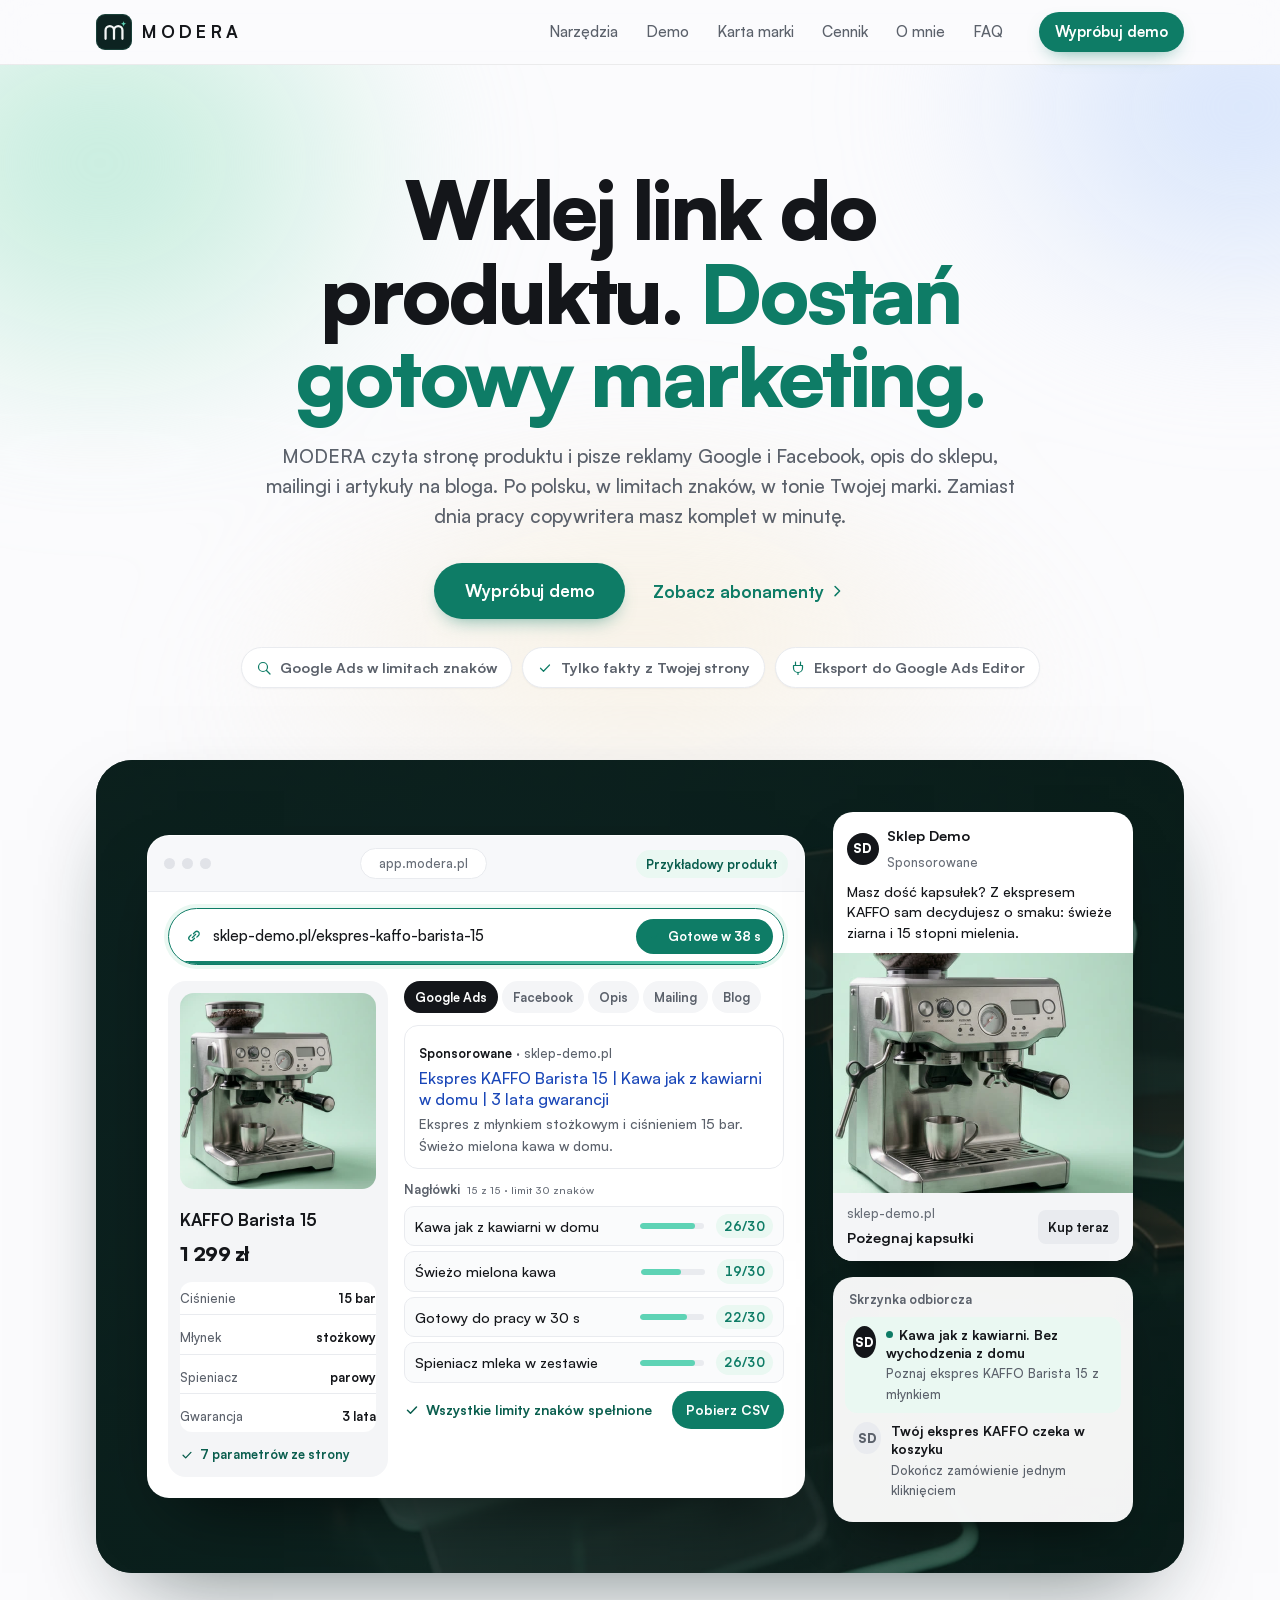
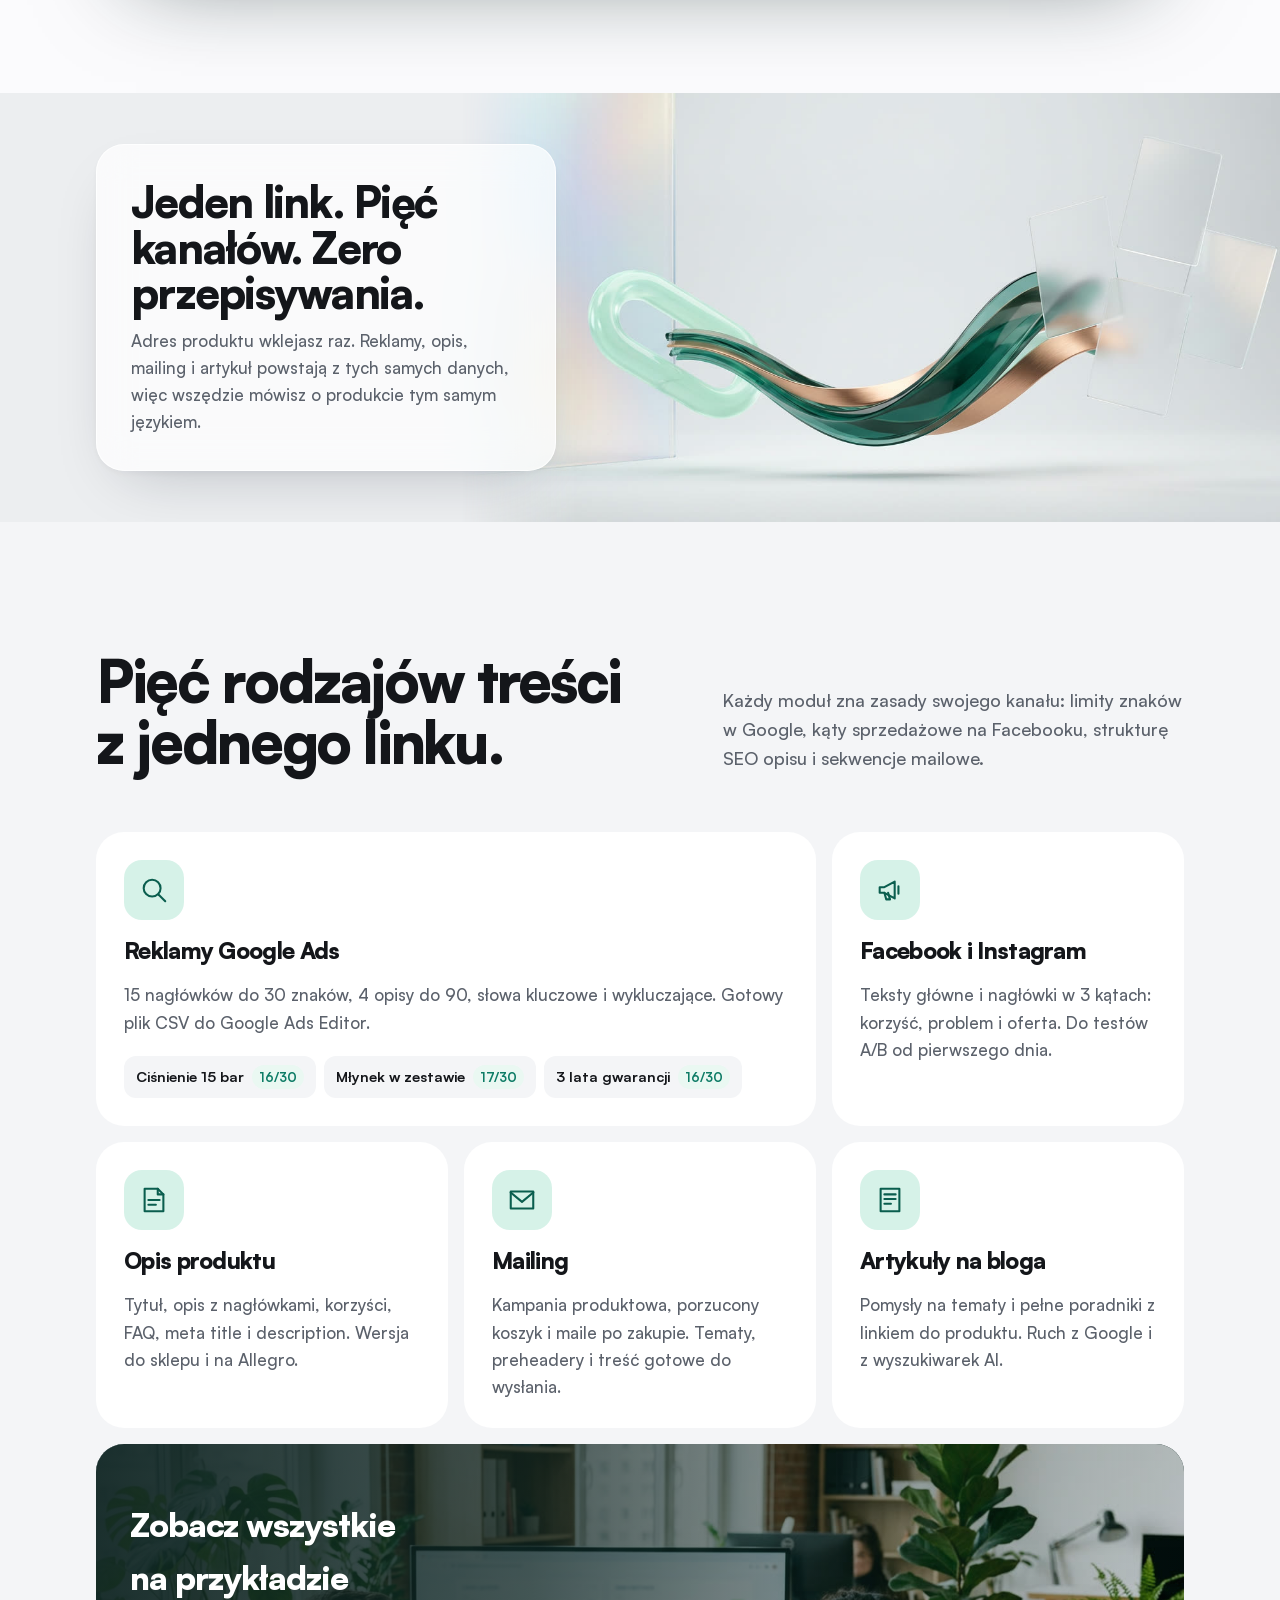
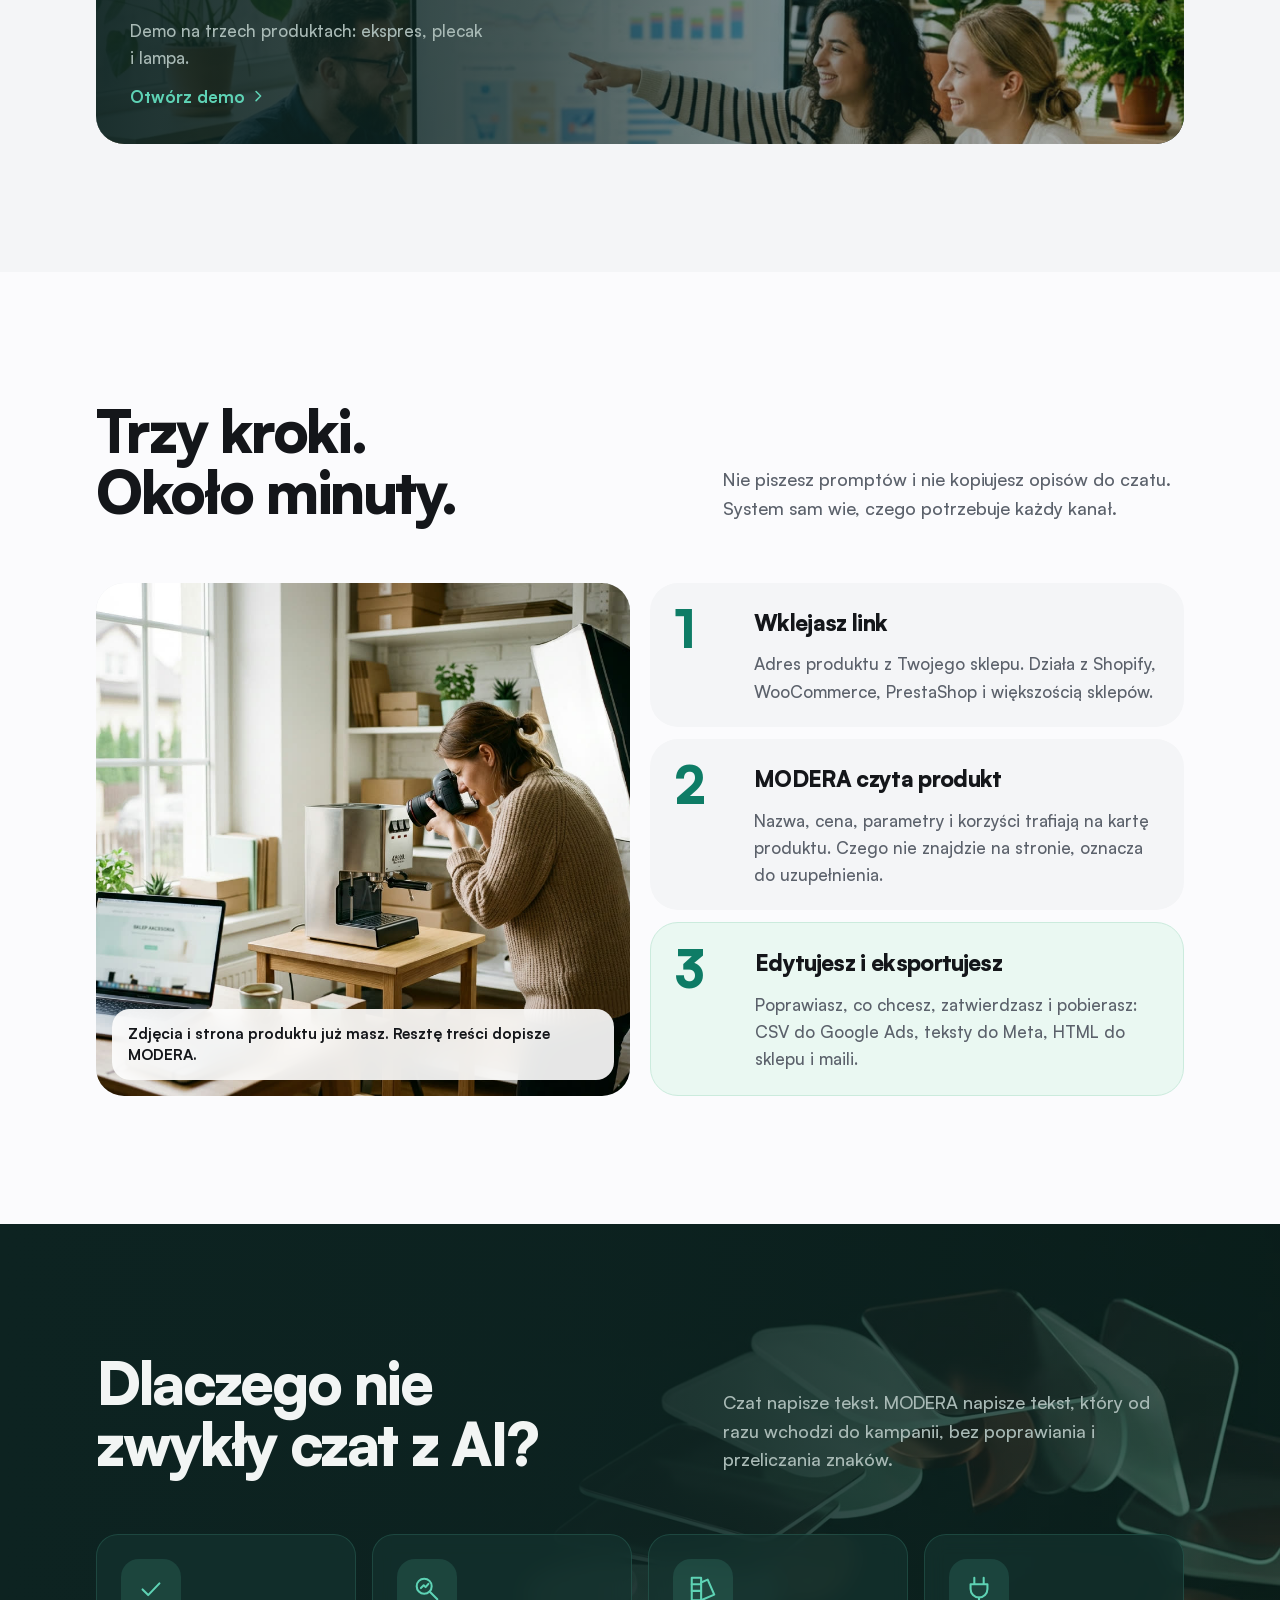
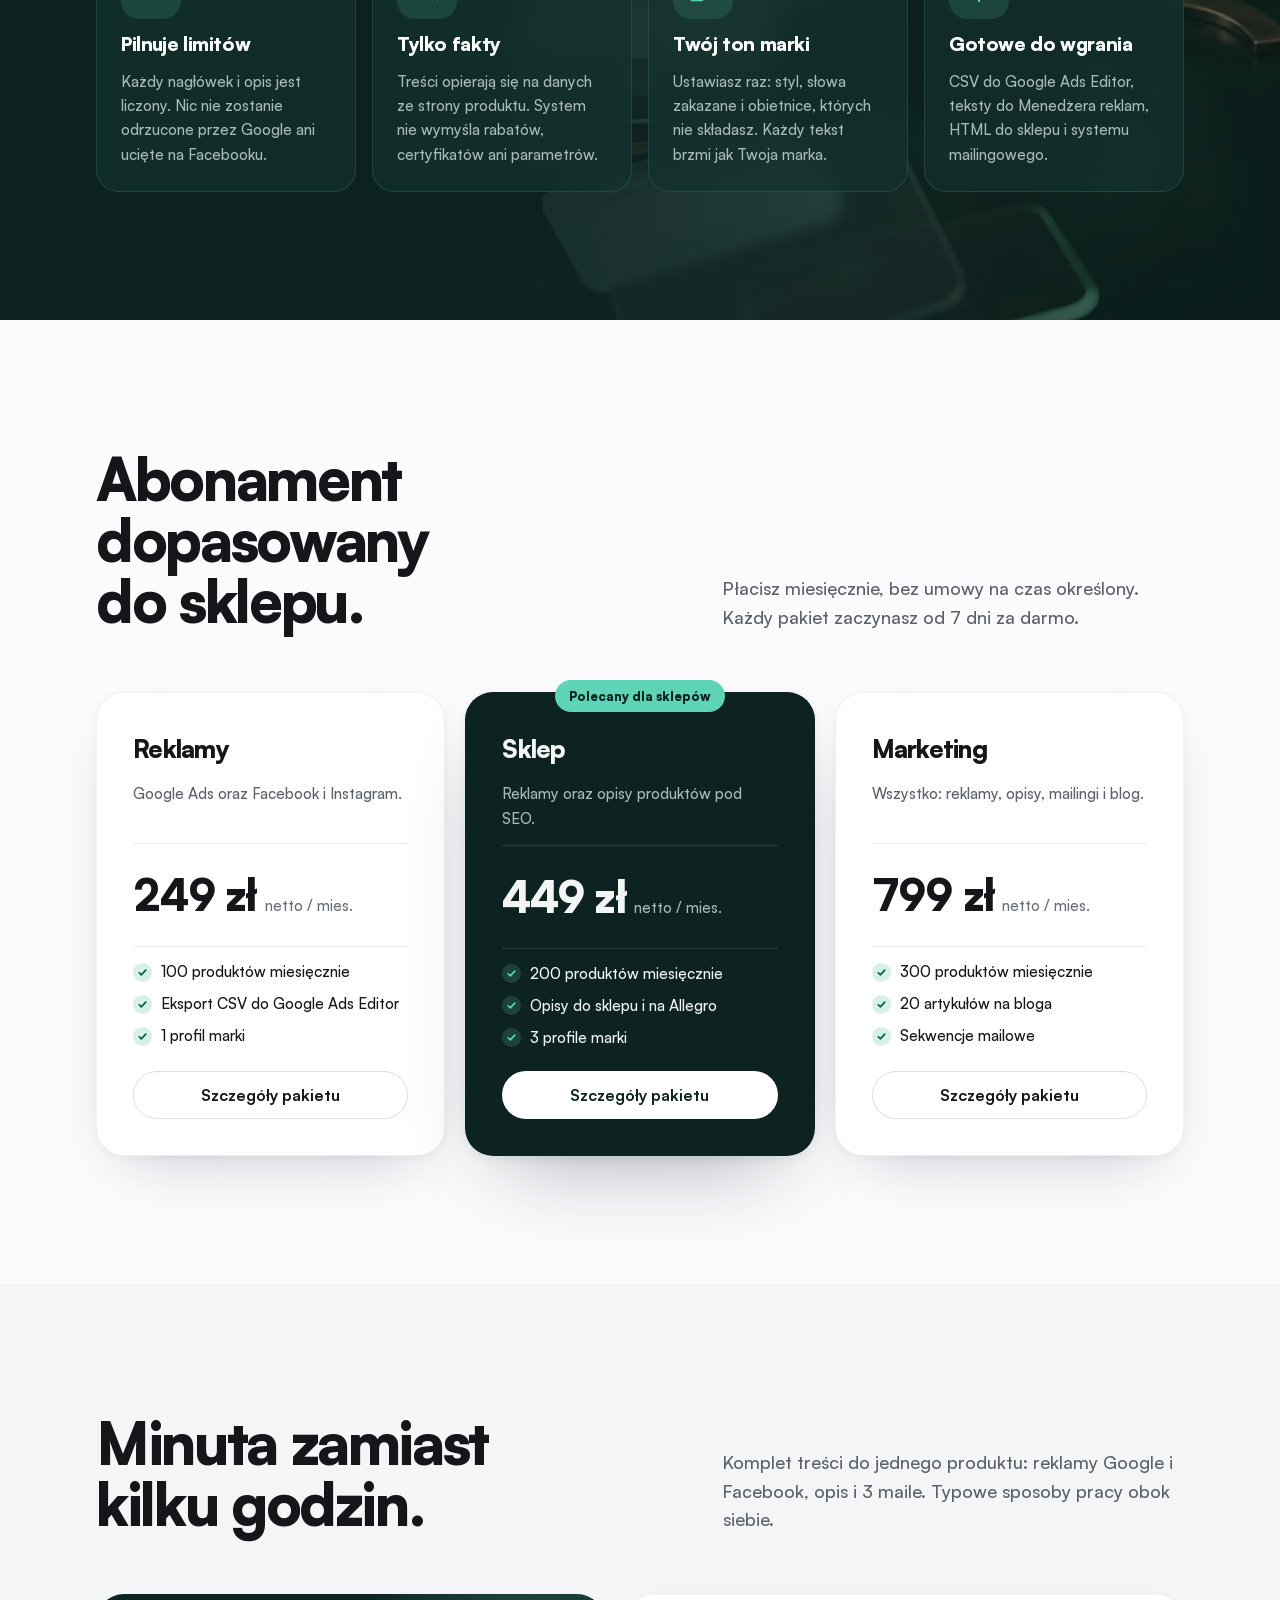
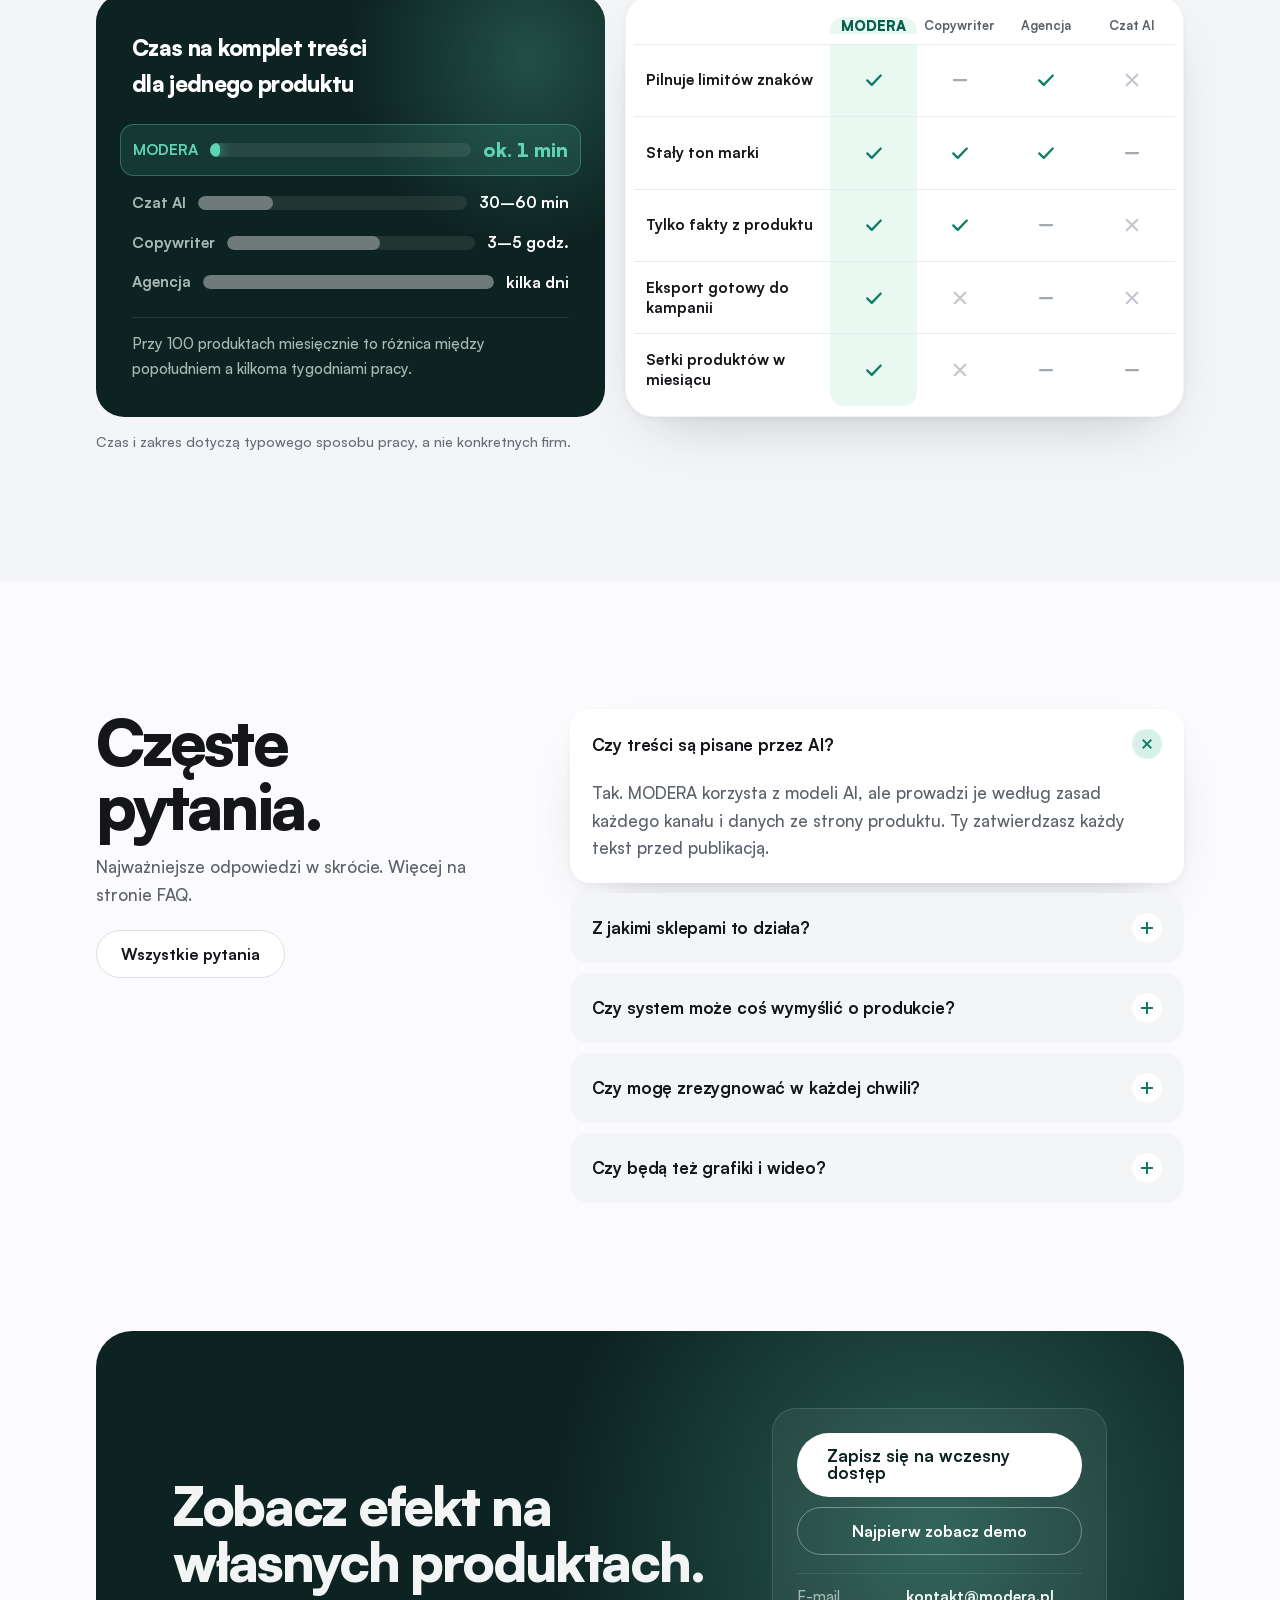
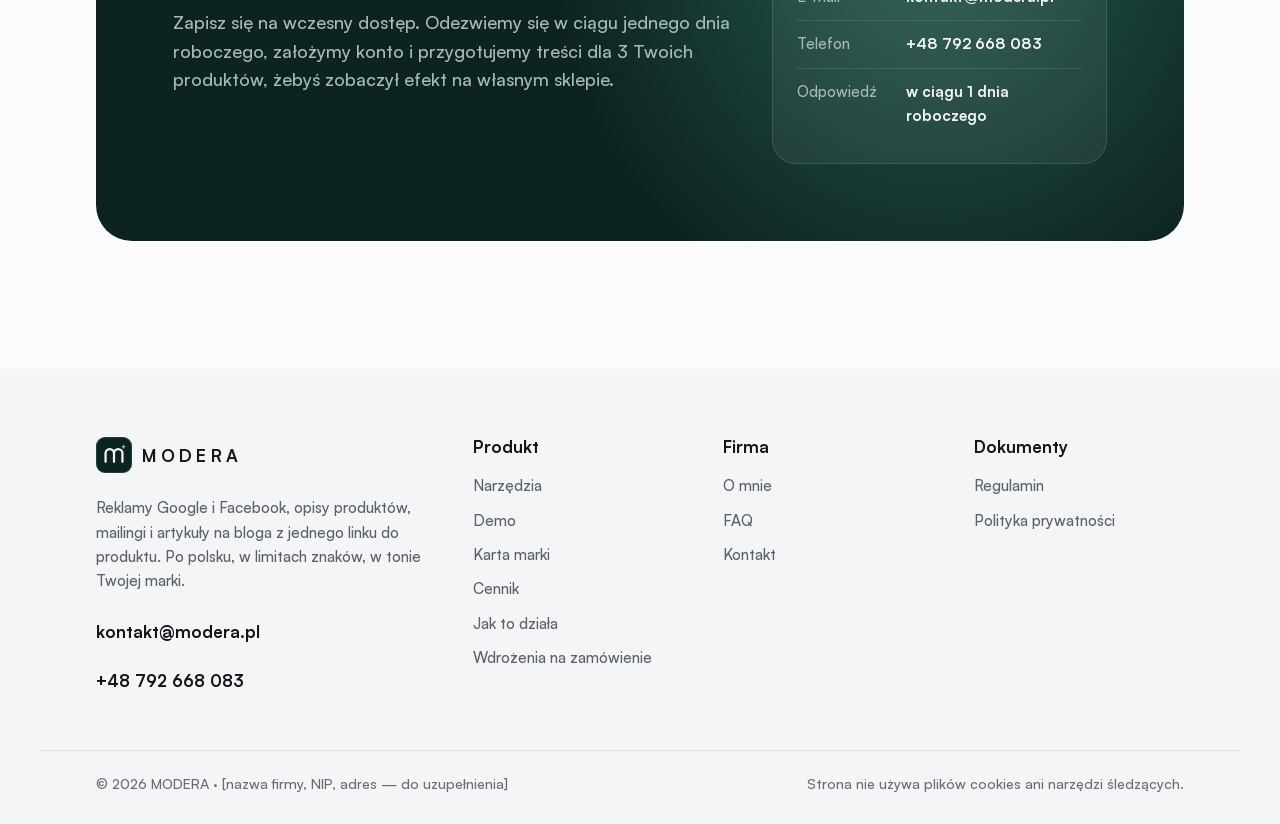
<file: index.html>
<!DOCTYPE html>
<html lang="pl">
<head>
<meta charset="utf-8">
<meta name="viewport" content="width=device-width, initial-scale=1">
<title>MODERA — reklamy, opisy produktów i mailingi z jednego linku</title>
<meta name="description" content="Wklej link do produktu i dostań gotowe reklamy Google i Facebook, opis do sklepu, mailingi i artykuły na bloga. Po polsku, w limitach znaków, w tonie Twojej marki.">
<link rel="canonical" href="https://borkowskiprzemo098.github.io/modera/">
<meta name="theme-color" content="#FBFBFD">
<meta property="og:type" content="website">
<meta property="og:locale" content="pl_PL">
<meta property="og:title" content="MODERA — reklamy, opisy produktów i mailingi z jednego linku">
<meta property="og:description" content="Wklej link do produktu i dostań gotowe reklamy Google i Facebook, opis do sklepu, mailingi i artykuły na bloga. Po polsku, w limitach znaków, w tonie Twojej marki.">
<meta property="og:image" content="https://borkowskiprzemo098.github.io/modera/assets/og.jpg">
<link rel="icon" href="assets/favicon.svg" type="image/svg+xml">
<link rel="preload" href="assets/fonts/satoshi-900.woff2" as="font" type="font/woff2" crossorigin>
<link rel="preload" href="assets/fonts/satoshi-500.woff2" as="font" type="font/woff2" crossorigin>
<link rel="stylesheet" href="styles.css">
</head>
<body class="page-home">
<svg width="0" height="0" class="sprite" aria-hidden="true">
  <defs>
    <symbol id="i-stats" viewBox="0 0 32 32"><path d="M5 27h22M8 22v-6M14 22V10M20 22v-9M26 22V6"/></symbol>
    <symbol id="i-consent" viewBox="0 0 32 32"><path d="M16 4 6 8v8c0 6 4.3 10.5 10 12 5.7-1.5 10-6 10-12V8L16 4Z"/><path d="m11.5 16 3.2 3.2L21 13"/></symbol>
    <symbol id="i-seo" viewBox="0 0 32 32"><circle cx="13" cy="13" r="8"/><path d="m19 19 8 8M9.5 15l3-3 2 2 3-3.5"/></symbol>
    <symbol id="i-aivis" viewBox="0 0 32 32"><path d="M3 16s5-9 13-9 13 9 13 9-5 9-13 9S3 16 3 16Z"/><path d="M16 11.5v9M11.5 16h9"/></symbol>
    <symbol id="i-cms" viewBox="0 0 32 32"><path d="M6 4h14l6 6v18H6V4Z"/><path d="M20 4v6h6M10 16h12M10 21h8"/></symbol>
    <symbol id="i-mail" viewBox="0 0 32 32"><path d="M4 7h24v18H4V7Z"/><path d="m4 8 12 10L28 8"/></symbol>
    <symbol id="i-campaign" viewBox="0 0 32 32"><path d="M5 13v6h5l11 6V7L10 13H5Z"/><path d="M10 19l2 7h4l-2-7M25 12v8"/></symbol>
    <symbol id="i-style" viewBox="0 0 32 32"><path d="M4 4h10v24H4V4Z"/><path d="M14 9l7-3 7 16-14 6"/><path d="M4 11h10M4 18h10"/></symbol>
    <symbol id="i-chat" viewBox="0 0 32 32"><path d="M4 5h18v12H11l-5 4v-4H4V5Z"/><path d="M22 11h6v12h-2v4l-5-4h-8v-2"/></symbol>
    <symbol id="i-funnel" viewBox="0 0 32 32"><path d="M4 5h24l-9 11v10l-6 3V16L4 5Z"/></symbol>
    <symbol id="i-share" viewBox="0 0 32 32"><path d="M13 19l6-6"/><path d="M11 14 8 17a4.2 4.2 0 0 0 6 6l3-3M21 18l3-3a4.2 4.2 0 0 0-6-6l-3 3"/></symbol>
    <symbol id="i-ask" viewBox="0 0 32 32"><path d="M4 5h24v17H13l-6 5v-5H4V5Z"/><path d="M10 17v-3M15 17v-6M20 17v-4"/></symbol>
    <symbol id="i-wave" viewBox="0 0 32 32"><path d="M4 16h3M9 11v10M13 7v18M17 12v8M21 9v14M25 14v4M28 16h1"/></symbol>
    <symbol id="i-plug" viewBox="0 0 32 32"><path d="M11 4v7M21 4v7M7 11h18v5a9 9 0 0 1-18 0v-5Z"/><path d="M16 25v4"/></symbol>
    <symbol id="i-lock" viewBox="0 0 32 32"><path d="M7 14h18v14H7V14Z"/><path d="M11 14V9a5 5 0 0 1 10 0v5M16 19v4"/></symbol>
    <symbol id="i-build" viewBox="0 0 32 32"><path d="M4 28h24M7 28V14l9-8 9 8v14"/><path d="M13 28v-8h6v8"/></symbol>
    <symbol id="i-data" viewBox="0 0 32 32"><ellipse cx="16" cy="7" rx="10" ry="3.5"/><path d="M6 7v18c0 2 4.5 3.5 10 3.5S26 27 26 25V7M6 16c0 2 4.5 3.5 10 3.5S26 18 26 16"/></symbol>
    <symbol id="i-people" viewBox="0 0 32 32"><circle cx="11" cy="10" r="4"/><path d="M3 26c0-5 3.6-8 8-8s8 3 8 8"/><path d="M20 15l4 4 5-7"/></symbol>
    <symbol id="i-school" viewBox="0 0 32 32"><path d="m2 12 14-6 14 6-14 6-14-6Z"/><path d="M8 15v7c2.5 2.3 5 3 8 3s5.5-.7 8-3v-7M28 13v9"/></symbol>
    <symbol id="i-yes" viewBox="0 0 32 32"><path d="m7 16.5 6 6L25 10"/></symbol>
    <symbol id="i-no" viewBox="0 0 32 32"><path d="m9 9 14 14M23 9 9 23"/></symbol>
    <symbol id="i-part" viewBox="0 0 32 32"><path d="M8 16h16"/></symbol>
    <symbol id="i-arrow" viewBox="0 0 32 32"><path d="M5 16h21M18 8l8 8-8 8"/></symbol>
    <symbol id="i-chev" viewBox="0 0 32 32"><path d="m12 7 9 9-9 9"/></symbol>
    <symbol id="i-flag" viewBox="0 0 32 32"><path d="M7 29V4M7 5h17l-4 6 4 6H7"/></symbol>
    <symbol id="i-users" viewBox="0 0 32 32"><circle cx="12" cy="11" r="4.5"/><path d="M3 27c0-5 4-8.5 9-8.5s9 3.5 9 8.5M21 6.5a4.5 4.5 0 0 1 0 9M24 19c3 1 5 3.8 5 8"/></symbol>
    <symbol id="i-key" viewBox="0 0 32 32"><circle cx="10" cy="20" r="6"/><path d="m14.5 15.5 12-12M22 8l4 4M18.5 11.5l3 3"/></symbol>
    <symbol id="i-cart" viewBox="0 0 32 32"><path d="M3 5h4l3 15h15l3-10H9"/><circle cx="12" cy="26" r="2"/><circle cx="23" cy="26" r="2"/></symbol>
    <symbol id="i-sheet" viewBox="0 0 32 32"><path d="M5 5h22v22H5V5Z"/><path d="M5 12h22M5 19h22M13 5v22"/></symbol>
    <symbol id="i-bell" viewBox="0 0 32 32"><path d="M8 22V14a8 8 0 0 1 16 0v8l2 3H6l2-3Z"/><path d="M13 28h6"/></symbol>
    <symbol id="i-spark" viewBox="0 0 32 32"><path d="M16 3v7M16 22v7M3 16h7M22 16h7M7 7l5 5M20 20l5 5M25 7l-5 5M12 20l-5 5"/></symbol>
    <symbol id="logo-mark" viewBox="0 0 64 64"><rect width="64" height="64" rx="16" fill="#0D2321"/><rect x="1" y="1" width="62" height="62" rx="15" fill="none" stroke="#5ED3B5" stroke-opacity=".28" stroke-width="1.2"/><path d="M17 44V29a7.5 7.5 0 0 1 15 0v15M32 29a7.5 7.5 0 0 1 15 0v15" fill="none" stroke="#F2F5F4" stroke-width="4" stroke-linecap="round" stroke-linejoin="round"/><path d="M49 12.5c.5 3.2 1.8 4.5 5 5-3.2.5-4.5 1.8-5 5-.5-3.2-1.8-4.5-5-5 3.2-.5 4.5-1.8 5-5Z" fill="#5ED3B5"/></symbol>
    <symbol id="i-cup" viewBox="0 0 32 32"><path d="M5 12h18v7a7 7 0 0 1-7 7h-4a7 7 0 0 1-7-7v-7Z"/><path d="M23 14h2a3 3 0 0 1 0 6h-2M10 4v4M15 3v5M20 4v4"/></symbol>
    <symbol id="i-bag" viewBox="0 0 32 32"><path d="M8 11a8 8 0 0 1 16 0v15a2 2 0 0 1-2 2H10a2 2 0 0 1-2-2V11Z"/><path d="M12 6V4h8v2M12 18h8v5h-8z"/></symbol>
    <symbol id="i-lamp" viewBox="0 0 32 32"><path d="M9 28h14M16 28V18l-6-8"/><path d="M6 6l8 2-4 7-6-3 2-6Z"/><path d="M12 16l3 3"/></symbol>
    <symbol id="i-copy" viewBox="0 0 32 32"><path d="M10 10h16v18H10z"/><path d="M6 22V4h14"/></symbol>
    <symbol id="i-link" viewBox="0 0 32 32"><path d="M13 19l6-6"/><path d="M11 14 8 17a4.2 4.2 0 0 0 6 6l3-3M21 18l3-3a4.2 4.2 0 0 0-6-6l-3 3"/></symbol>
    <symbol id="i-google" viewBox="0 0 32 32"><circle cx="14" cy="14" r="9"/><path d="m21 21 7 7"/></symbol>
    <symbol id="i-blog" viewBox="0 0 32 32"><path d="M6 4h20v24H6z"/><path d="M10 10h12M10 15h12M10 20h7"/></symbol>
    <symbol id="i-clock" viewBox="0 0 32 32"><circle cx="16" cy="16" r="12"/><path d="M16 9v7l5 3"/></symbol>
  </defs>
</svg>
<a class="skip" href="#main">Przejdź do treści</a>
<header class="bar" id="top">
  <div class="bar__in">
    <a class="brand" href="index.html">
      <svg class="brand__logo" aria-hidden="true"><use href="#logo-mark"/></svg><span class="brand__word">modera</span>
    </a>
    <nav class="nav" id="nav" aria-label="Główna nawigacja">
      <a href="index.html#narzedzia" data-nav="narzedzia">Narzędzia</a>
      <a href="demo.html" data-nav="demo">Demo</a>
      <a href="marka.html" data-nav="marka">Karta marki</a>
      <a href="cennik.html" data-nav="cennik">Cennik</a>
      <a href="o-mnie.html" data-nav="o-mnie">O mnie</a>
      <a href="faq.html" data-nav="faq">FAQ</a>
      <a class="nav__cta" href="demo.html">Wypróbuj demo</a>
    </nav>
    <a class="pill pill--accent pill--sm bar__cta" href="demo.html">Wypróbuj demo</a>
    <button class="burger" type="button" aria-expanded="false" aria-controls="nav" aria-label="Otwórz menu"><span></span><span></span></button>
  </div>
</header>

<main id="main">
<section class="hero" aria-labelledby="hero-h">
  <div class="hero__glow" aria-hidden="true"></div>
  <div class="wrap hero__copy">
    <h1 id="hero-h">Wklej link do produktu. <span class="accent">Dostań gotowy marketing.</span></h1>
    <p class="hero__lead">MODERA czyta stronę produktu i pisze reklamy Google i Facebook, opis do sklepu, mailingi i artykuły na bloga. Po polsku, w limitach znaków, w tonie Twojej marki. Zamiast dnia pracy copywritera masz komplet w minutę.</p>
    <div class="hero__actions">
      <a class="pill pill--accent pill--lg" href="demo.html">Wypróbuj demo</a>
      <a class="textlink" href="cennik.html">Zobacz abonamenty <svg class="ic"><use href="#i-chev"/></svg></a>
    </div>
    <div class="phero__meta hero__tags">
      <span class="tag"><svg class="ic"><use href="#i-google"/></svg>Google Ads w limitach znaków</span>
      <span class="tag"><svg class="ic"><use href="#i-yes"/></svg>Tylko fakty z Twojej strony</span>
      <span class="tag"><svg class="ic"><use href="#i-plug"/></svg>Eksport do Google Ads Editor</span>
    </div>
  </div>

  <div class="wrap">
    <div class="showcase">
      <video class="showcase__bg" muted loop playsinline preload="none" poster="assets/video/cards.jpg" aria-hidden="true"><source src="assets/video/cards.mp4" type="video/mp4"></video>
      <figure class="gen gen--v2" aria-label="Podgląd panelu MODERA na przykładowym produkcie">
        <div class="browser__bar"><i></i><i></i><i></i><span>app.modera.pl</span><em class="pui__demo">Przykładowy produkt</em></div>
        <div class="gen__url"><svg class="ic" aria-hidden="true"><use href="#i-link"/></svg><span class="gen__link">sklep-demo.pl/ekspres-kaffo-barista-15</span><span class="gen__go"><svg class="ic" aria-hidden="true"><use href="#i-yes"/></svg>Gotowe w 38 s</span><i class="gen__prog" aria-hidden="true"></i></div>
        <div class="gen__body">
          <div class="gen__prod">
            <img src="assets/prod-kaffo.jpg" alt="Ekspres ciśnieniowy z młynkiem KAFFO Barista 15" width="600" height="600">
            <b>KAFFO Barista 15</b>
            <span class="gen__price">1 299 zł</span>
            <ul class="gen__facts"><li><em>Ciśnienie</em>15 bar</li><li><em>Młynek</em>stożkowy</li><li><em>Spieniacz</em>parowy</li><li><em>Gwarancja</em>3 lata</li></ul>
            <p class="gen__ok"><svg class="ic" aria-hidden="true"><use href="#i-yes"/></svg>7 parametrów ze strony</p>
          </div>
          <div class="gen__out">
            <div class="gen__tabs" aria-hidden="true"><span class="is-on">Google Ads</span><span>Facebook</span><span>Opis</span><span>Mailing</span><span>Blog</span></div>
            <div class="gen__serp"><small><b>Sponsorowane</b> · sklep-demo.pl</small><p>Ekspres KAFFO Barista 15 | Kawa jak z kawiarni w domu | 3 lata gwarancji</p><span>Ekspres z młynkiem stożkowym i ciśnieniem 15 bar. Świeżo mielona kawa w domu.</span></div>
            <p class="gen__h">Nagłówki <small>15 z 15 · limit 30 znaków</small></p>
            <ul class="gen__rows">
              <li><span>Kawa jak z kawiarni w domu</span><i style="--w:87%"></i><span class="cc">26/30</span></li>
              <li><span>Świeżo mielona kawa</span><i style="--w:63%"></i><span class="cc">19/30</span></li>
              <li><span>Gotowy do pracy w 30 s</span><i style="--w:73%"></i><span class="cc">22/30</span></li>
              <li><span>Spieniacz mleka w zestawie</span><i style="--w:87%"></i><span class="cc">26/30</span></li>
            </ul>
            <div class="gen__export"><span><svg class="ic" aria-hidden="true"><use href="#i-yes"/></svg>Wszystkie limity znaków spełnione</span><span class="gen__btn">Pobierz CSV</span></div>
          </div>
        </div>
      </figure>

      <div class="showcase__side" aria-hidden="true">
        <div class="fbad">
          <header><span class="fb__av">SD</span><div><b>Sklep Demo</b><small>Sponsorowane</small></div></header>
          <p>Masz dość kapsułek? Z ekspresem KAFFO sam decydujesz o smaku: świeże ziarna i 15 stopni mielenia.</p>
          <img src="assets/prod-kaffo.jpg" alt="" width="600" height="600">
          <footer><div><small>sklep-demo.pl</small><b>Pożegnaj kapsułki</b></div><span>Kup teraz</span></footer>
        </div>
        <div class="inbox">
          <p class="inbox__h">Skrzynka odbiorcza</p>
          <div class="inbox__row is-new"><span class="fb__av">SD</span><div><b>Kawa jak z kawiarni. Bez wychodzenia z domu</b><small>Poznaj ekspres KAFFO Barista 15 z młynkiem</small></div></div>
          <div class="inbox__row"><span class="fb__av fb__av--soft">SD</span><div><b>Twój ekspres KAFFO czeka w koszyku</b><small>Dokończ zamówienie jednym kliknięciem</small></div></div>
        </div>
      </div>
    </div>
  </div>
</section>

<section class="statement" aria-labelledby="st-h">
  <video class="statement__video" muted loop playsinline preload="none" poster="assets/video/flow.jpg" aria-hidden="true"><source src="assets/video/flow.mp4" type="video/mp4"></video>
  <div class="wrap statement__in">
    <div class="statement__card">
      <h2 id="st-h">Jeden link. Pięć kanałów. Zero przepisywania.</h2>
      <p>Adres produktu wklejasz raz. Reklamy, opis, mailing i artykuł powstają z tych samych danych, więc wszędzie mówisz o produkcie tym samym językiem.</p>
    </div>
  </div>
</section>

<section class="sec sec--grey" id="narzedzia" aria-labelledby="mod-h">
  <div class="wrap">
    <div class="head">
      <h2 id="mod-h">Pięć rodzajów treści z&nbsp;jednego linku.</h2>
      <p>Każdy moduł zna zasady swojego kanału: limity znaków w Google, kąty sprzedażowe na Facebooku, strukturę SEO opisu i sekwencje mailowe.</p>
    </div>
    <div class="mods">
      <article class="mt mt--wide">
        <span class="tile-ic"><svg class="ic"><use href="#i-google"/></svg></span>
        <h3>Reklamy Google Ads</h3>
        <p>15 nagłówków do 30 znaków, 4 opisy do 90, słowa kluczowe i wykluczające. Gotowy plik CSV do Google Ads Editor.</p>
        <div class="mt__demo"><span>Ciśnienie 15 bar<em>16/30</em></span><span>Młynek w zestawie<em>17/30</em></span><span>3 lata gwarancji<em>16/30</em></span></div>
      </article>
      <article class="mt">
        <span class="tile-ic"><svg class="ic"><use href="#i-campaign"/></svg></span>
        <h3>Facebook i Instagram</h3>
        <p>Teksty główne i nagłówki w 3 kątach: korzyść, problem i oferta. Do testów A/B od pierwszego dnia.</p>
      </article>
      <article class="mt">
        <span class="tile-ic"><svg class="ic"><use href="#i-cms"/></svg></span>
        <h3>Opis produktu</h3>
        <p>Tytuł, opis z nagłówkami, korzyści, FAQ, meta title i description. Wersja do sklepu i na Allegro.</p>
      </article>
      <article class="mt">
        <span class="tile-ic"><svg class="ic"><use href="#i-mail"/></svg></span>
        <h3>Mailing</h3>
        <p>Kampania produktowa, porzucony koszyk i maile po zakupie. Tematy, preheadery i treść gotowe do wysłania.</p>
      </article>
      <article class="mt">
        <span class="tile-ic"><svg class="ic"><use href="#i-blog"/></svg></span>
        <h3>Artykuły na bloga</h3>
        <p>Pomysły na tematy i pełne poradniki z linkiem do produktu. Ruch z Google i z wyszukiwarek AI.</p>
      </article>
      <a class="mt mt--cta mt--photo" href="demo.html"><img src="assets/team.jpg" alt="" loading="lazy" width="1200" height="896">
        <h3>Zobacz wszystkie na przykładzie</h3>
        <p>Demo na trzech produktach: ekspres, plecak i lampa.</p>
        <span class="textlink textlink--light">Otwórz demo <svg class="ic"><use href="#i-chev"/></svg></span>
      </a>
    </div>
  </div>
</section>

<section class="sec" id="jak-to-dziala" aria-labelledby="how-h">
  <div class="wrap">
    <div class="head">
      <h2 id="how-h">Trzy kroki. Około minuty.</h2>
      <p>Nie piszesz promptów i nie kopiujesz opisów do czatu. System sam wie, czego potrzebuje każdy kanał.</p>
    </div>
    <div class="how">
      <figure class="how__photo"><img src="assets/owner.jpg" alt="Właścicielka sklepu internetowego robi zdjęcie ekspresu do kawy w domowym studiu" loading="lazy" width="1200" height="896"><figcaption>Zdjęcia i strona produktu już masz. Resztę treści dopisze MODERA.</figcaption></figure>
    <ol class="steps3 steps3--stack">
      <li><span class="steps3__n">1</span><h3>Wklejasz link</h3><p>Adres produktu z Twojego sklepu. Działa z Shopify, WooCommerce, PrestaShop i większością sklepów.</p></li>
      <li><span class="steps3__n">2</span><h3>MODERA czyta produkt</h3><p>Nazwa, cena, parametry i korzyści trafiają na kartę produktu. Czego nie znajdzie na stronie, oznacza do uzupełnienia.</p></li>
      <li class="steps3__end"><span class="steps3__n">3</span><h3>Edytujesz i eksportujesz</h3><p>Poprawiasz, co chcesz, zatwierdzasz i pobierasz: CSV do Google Ads, teksty do Meta, HTML do sklepu i maili.</p></li>
    </ol>
    </div>
  </div>
</section>

<section class="sec sec--dark sec--video" aria-labelledby="why-h">
  <video class="sec__video" muted loop playsinline preload="none" poster="assets/video/cards.jpg" aria-hidden="true"><source src="assets/video/cards.mp4" type="video/mp4"></video>
  <div class="wrap">
    <div class="head head--light">
      <h2 id="why-h">Dlaczego nie zwykły czat z&nbsp;AI?</h2>
      <p>Czat napisze tekst. MODERA napisze tekst, który od razu wchodzi do kampanii, bez poprawiania i przeliczania znaków.</p>
    </div>
    <div class="whys">
      <article><span class="tile-ic"><svg class="ic"><use href="#i-yes"/></svg></span><h3>Pilnuje limitów</h3><p>Każdy nagłówek i opis jest liczony. Nic nie zostanie odrzucone przez Google ani ucięte na Facebooku.</p></article>
      <article><span class="tile-ic"><svg class="ic"><use href="#i-seo"/></svg></span><h3>Tylko fakty</h3><p>Treści opierają się na danych ze strony produktu. System nie wymyśla rabatów, certyfikatów ani parametrów.</p></article>
      <article><span class="tile-ic"><svg class="ic"><use href="#i-style"/></svg></span><h3>Twój ton marki</h3><p>Ustawiasz raz: styl, słowa zakazane i obietnice, których nie składasz. Każdy tekst brzmi jak Twoja marka.</p></article>
      <article><span class="tile-ic"><svg class="ic"><use href="#i-plug"/></svg></span><h3>Gotowe do wgrania</h3><p>CSV do Google Ads Editor, teksty do Menedżera reklam, HTML do sklepu i systemu mailingowego.</p></article>
    </div>
  </div>
</section>

<section class="sec" aria-labelledby="plans-h">
  <div class="wrap">
    <div class="head">
      <h2 id="plans-h">Abonament dopasowany do sklepu.</h2>
      <p>Płacisz miesięcznie, bez umowy na czas określony. Każdy pakiet zaczynasz od 7 dni za darmo.</p>
    </div>
    <div class="plans">
      <article class="plan"><h3>Reklamy</h3><p class="plan__for">Google Ads oraz Facebook i Instagram.</p><p class="plan__price"><b>249 zł</b><span>netto / mies.</span></p><ul><li>100 produktów miesięcznie</li><li>Eksport CSV do Google Ads Editor</li><li>1 profil marki</li></ul><a class="pill pill--ghost" href="cennik.html">Szczegóły pakietu</a></article>
      <article class="plan plan--hot"><span class="plan__badge">Polecany dla sklepów</span><h3>Sklep</h3><p class="plan__for">Reklamy oraz opisy produktów pod SEO.</p><p class="plan__price"><b>449 zł</b><span>netto / mies.</span></p><ul><li>200 produktów miesięcznie</li><li>Opisy do sklepu i na Allegro</li><li>3 profile marki</li></ul><a class="pill pill--light" href="cennik.html">Szczegóły pakietu</a></article>
      <article class="plan"><h3>Marketing</h3><p class="plan__for">Wszystko: reklamy, opisy, mailingi i blog.</p><p class="plan__price"><b>799 zł</b><span>netto / mies.</span></p><ul><li>300 produktów miesięcznie</li><li>20 artykułów na bloga</li><li>Sekwencje mailowe</li></ul><a class="pill pill--ghost" href="cennik.html">Szczegóły pakietu</a></article>
    </div>
  </div>
</section>

<section class="sec sec--grey" id="porownanie" aria-labelledby="cmp-h">
  <div class="wrap">
    <div class="head">
      <h2 id="cmp-h">Minuta zamiast kilku godzin.</h2>
      <p>Komplet treści do jednego produktu: reklamy Google i Facebook, opis i 3 maile. Typowe sposoby pracy obok siebie.</p>
    </div>
    <div class="vs">
      <div class="vs__time">
        <h3>Czas na komplet treści dla jednego produktu</h3>
        <ul class="bars">
          <li class="is-us"><span class="bars__l">MODERA</span><span class="bars__t"><i style="--w:4%"></i></span><b>ok. 1 min</b></li>
          <li><span class="bars__l">Czat AI</span><span class="bars__t"><i style="--w:28%"></i></span><b>30–60 min</b></li>
          <li><span class="bars__l">Copywriter</span><span class="bars__t"><i style="--w:62%"></i></span><b>3–5 godz.</b></li>
          <li><span class="bars__l">Agencja</span><span class="bars__t"><i style="--w:100%"></i></span><b>kilka dni</b></li>
        </ul>
        <p class="vs__foot">Przy 100 produktach miesięcznie to różnica między popołudniem a kilkoma tygodniami pracy.</p>
      </div>
      <div class="vs__table">
        <div class="vs__head"><span></span><b class="us">MODERA</b><b>Copy&shy;writer</b><b>Agencja</b><b>Czat AI</b></div>
        <div class="vs__row"><span>Pilnuje limitów znaków</span><span class="us" data-l="MODERA"><svg class="mk mk--yes" role="img" aria-label="tak"><use href="#i-yes"/></svg></span><span class="" data-l="Copywriter"><svg class="mk mk--part" role="img" aria-label="częściowo"><use href="#i-part"/></svg></span><span class="" data-l="Agencja"><svg class="mk mk--yes" role="img" aria-label="tak"><use href="#i-yes"/></svg></span><span class="" data-l="Czat AI"><svg class="mk mk--no" role="img" aria-label="nie"><use href="#i-no"/></svg></span></div>
        <div class="vs__row"><span>Stały ton marki</span><span class="us" data-l="MODERA"><svg class="mk mk--yes" role="img" aria-label="tak"><use href="#i-yes"/></svg></span><span class="" data-l="Copywriter"><svg class="mk mk--yes" role="img" aria-label="tak"><use href="#i-yes"/></svg></span><span class="" data-l="Agencja"><svg class="mk mk--yes" role="img" aria-label="tak"><use href="#i-yes"/></svg></span><span class="" data-l="Czat AI"><svg class="mk mk--part" role="img" aria-label="częściowo"><use href="#i-part"/></svg></span></div>
        <div class="vs__row"><span>Tylko fakty z produktu</span><span class="us" data-l="MODERA"><svg class="mk mk--yes" role="img" aria-label="tak"><use href="#i-yes"/></svg></span><span class="" data-l="Copywriter"><svg class="mk mk--yes" role="img" aria-label="tak"><use href="#i-yes"/></svg></span><span class="" data-l="Agencja"><svg class="mk mk--part" role="img" aria-label="częściowo"><use href="#i-part"/></svg></span><span class="" data-l="Czat AI"><svg class="mk mk--no" role="img" aria-label="nie"><use href="#i-no"/></svg></span></div>
        <div class="vs__row"><span>Eksport gotowy do kampanii</span><span class="us" data-l="MODERA"><svg class="mk mk--yes" role="img" aria-label="tak"><use href="#i-yes"/></svg></span><span class="" data-l="Copywriter"><svg class="mk mk--no" role="img" aria-label="nie"><use href="#i-no"/></svg></span><span class="" data-l="Agencja"><svg class="mk mk--part" role="img" aria-label="częściowo"><use href="#i-part"/></svg></span><span class="" data-l="Czat AI"><svg class="mk mk--no" role="img" aria-label="nie"><use href="#i-no"/></svg></span></div>
        <div class="vs__row"><span>Setki produktów w miesiącu</span><span class="us" data-l="MODERA"><svg class="mk mk--yes" role="img" aria-label="tak"><use href="#i-yes"/></svg></span><span class="" data-l="Copywriter"><svg class="mk mk--no" role="img" aria-label="nie"><use href="#i-no"/></svg></span><span class="" data-l="Agencja"><svg class="mk mk--part" role="img" aria-label="częściowo"><use href="#i-part"/></svg></span><span class="" data-l="Czat AI"><svg class="mk mk--part" role="img" aria-label="częściowo"><use href="#i-part"/></svg></span></div>
      </div>
    </div>
    <p class="note">Czas i zakres dotyczą typowego sposobu pracy, a nie konkretnych firm.</p>
  </div>
</section>

<section class="sec" id="faq" aria-labelledby="faq-h">
  <div class="wrap faq">
    <div class="faq__head">
      <h2 id="faq-h">Częste pytania.</h2>
      <p>Najważniejsze odpowiedzi w skrócie. Więcej na stronie FAQ.</p>
      <a class="pill pill--ghost" href="faq.html">Wszystkie pytania</a>
    </div>
    <div class="faq__list">
      <details open><summary>Czy treści są pisane przez AI?</summary><p>Tak. MODERA korzysta z modeli AI, ale prowadzi je według zasad każdego kanału i danych ze strony produktu. Ty zatwierdzasz każdy tekst przed publikacją.</p></details>
      <details><summary>Z jakimi sklepami to działa?</summary><p>Z większością sklepów, w tym Shopify, WooCommerce, PrestaShop i sklepami na własnym silniku. Wystarczy publiczny link do strony produktu.</p></details>
      <details><summary>Czy system może coś wymyślić o produkcie?</summary><p>System opiera się tylko na tym, co jest na stronie produktu. Jeśli jakiejś informacji brakuje, oznacza ją do uzupełnienia, zamiast zgadywać.</p></details>
      <details><summary>Czy mogę zrezygnować w każdej chwili?</summary><p>Tak. Abonament jest miesięczny i możesz go wyłączyć w dowolnym momencie. Wygenerowane treści zostają Twoje.</p></details>
      <details><summary>Czy będą też grafiki i wideo?</summary><p>Tak, banery i krótkie wideo do reklam przygotowujemy jako kolejne moduły. Klienci z abonamentem dostaną je jako pierwsi.</p></details>
    </div>
  </div>
</section>
<section class="cta-sec" id="kontakt" aria-labelledby="cta-h">
  <div class="wrap">
    <div class="cta">
      <div class="cta__copy">
        <h2 id="cta-h">Zobacz efekt na własnych produktach.</h2>
        <p>Zapisz się na wczesny dostęp. Odezwiemy się w ciągu jednego dnia roboczego, założymy konto i przygotujemy treści dla 3 Twoich produktów, żebyś zobaczył efekt na własnym sklepie.</p>
      </div>
      <div class="cta__card">
        <a class="pill pill--light pill--lg pill--block" href="mailto:kontakt@modera.pl?subject=Wczesny%20dost%C4%99p%20do%20MODERA">Zapisz się na wczesny dostęp</a>
        <a class="pill pill--outline-light pill--block" href="demo.html">Najpierw zobacz demo</a>
        <dl>
          <div><dt>E-mail</dt><dd><a href="mailto:kontakt@modera.pl">kontakt@modera.pl</a></dd></div>
          <div><dt>Telefon</dt><dd><a href="tel:+48792668083">+48 792 668 083</a></dd></div>
          <div><dt>Odpowiedź</dt><dd>w ciągu 1 dnia roboczego</dd></div>
        </dl>
      </div>
    </div>
  </div>
</section>

</main>
<footer class="foot">
  <div class="wrap foot__grid">
    <div>
      <a class="brand" href="index.html"><svg class="brand__logo" aria-hidden="true"><use href="#logo-mark"/></svg><span class="brand__word">modera</span></a>
      <p class="foot__about">Reklamy Google i Facebook, opisy produktów, mailingi i artykuły na bloga z jednego linku do produktu. Po polsku, w limitach znaków, w tonie Twojej marki.</p>
      <p class="foot__contact"><a href="mailto:kontakt@modera.pl">kontakt@modera.pl</a><a href="tel:+48792668083">+48 792 668 083</a></p>
    </div>
    <nav aria-label="Produkt"><p class="foot__h">Produkt</p><a href="index.html#narzedzia">Narzędzia</a><a href="demo.html">Demo</a><a href="marka.html">Karta marki</a><a href="cennik.html">Cennik</a><a href="index.html#jak-to-dziala">Jak to działa</a><a href="rozwiazania.html">Wdrożenia na zamówienie</a></nav>
    <nav aria-label="Firma"><p class="foot__h">Firma</p><a href="o-mnie.html">O mnie</a><a href="faq.html">FAQ</a><a href="#kontakt">Kontakt</a></nav>
    <nav aria-label="Dokumenty"><p class="foot__h">Dokumenty</p><a href="regulamin.html">Regulamin</a><a href="polityka-prywatnosci.html">Polityka prywatności</a></nav>
  </div>
  <div class="wrap foot__legal"><span>© 2026 MODERA · [nazwa firmy, NIP, adres — do uzupełnienia]</span><span>Strona nie używa plików cookies ani narzędzi śledzących.</span></div>
</footer>


<script src="app.js" defer></script>
</body>
</html>
</file>
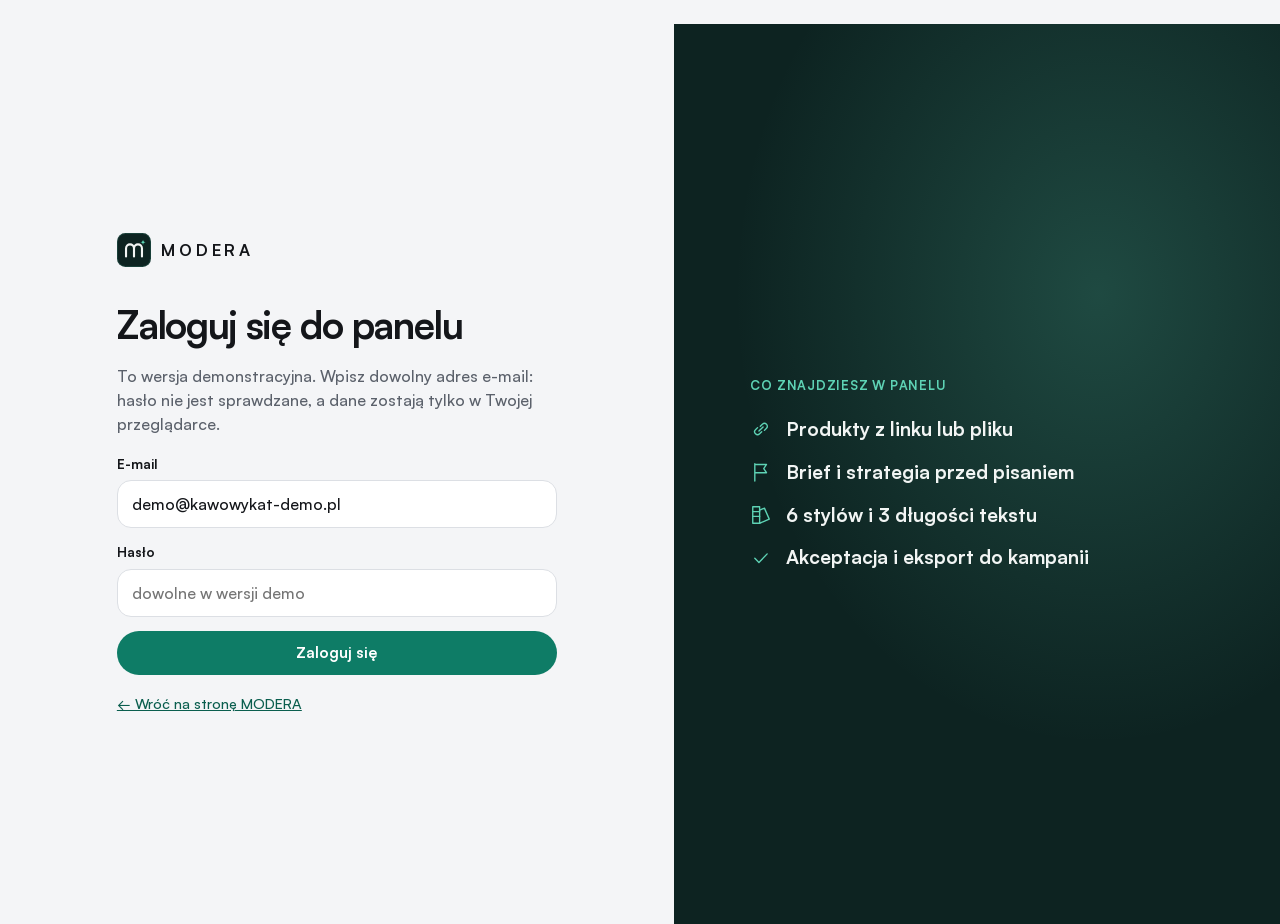
<file: panel/index.html>
<!DOCTYPE html>
<html lang="pl">
<head>
<meta charset="utf-8">
<meta name="viewport" content="width=device-width, initial-scale=1">
<title>Panel — MODERA</title>
<meta name="description" content="Panel klienta MODERA: marki, produkty, generowanie treści marketingowych, akceptacja i eksport. Wersja demonstracyjna.">
<meta name="robots" content="noindex">
<meta name="theme-color" content="#0D2321">
<link rel="icon" href="../assets/favicon.svg" type="image/svg+xml">
<link rel="preload" href="../assets/fonts/satoshi-700.woff2" as="font" type="font/woff2" crossorigin>
<link rel="stylesheet" href="panel.css">
</head>
<body>
<svg width="0" height="0" class="sprite" aria-hidden="true">
  <defs>
    <symbol id="i-stats" viewBox="0 0 32 32"><path d="M5 27h22M8 22v-6M14 22V10M20 22v-9M26 22V6"/></symbol>
    <symbol id="i-consent" viewBox="0 0 32 32"><path d="M16 4 6 8v8c0 6 4.3 10.5 10 12 5.7-1.5 10-6 10-12V8L16 4Z"/><path d="m11.5 16 3.2 3.2L21 13"/></symbol>
    <symbol id="i-seo" viewBox="0 0 32 32"><circle cx="13" cy="13" r="8"/><path d="m19 19 8 8M9.5 15l3-3 2 2 3-3.5"/></symbol>
    <symbol id="i-aivis" viewBox="0 0 32 32"><path d="M3 16s5-9 13-9 13 9 13 9-5 9-13 9S3 16 3 16Z"/><path d="M16 11.5v9M11.5 16h9"/></symbol>
    <symbol id="i-cms" viewBox="0 0 32 32"><path d="M6 4h14l6 6v18H6V4Z"/><path d="M20 4v6h6M10 16h12M10 21h8"/></symbol>
    <symbol id="i-mail" viewBox="0 0 32 32"><path d="M4 7h24v18H4V7Z"/><path d="m4 8 12 10L28 8"/></symbol>
    <symbol id="i-campaign" viewBox="0 0 32 32"><path d="M5 13v6h5l11 6V7L10 13H5Z"/><path d="M10 19l2 7h4l-2-7M25 12v8"/></symbol>
    <symbol id="i-style" viewBox="0 0 32 32"><path d="M4 4h10v24H4V4Z"/><path d="M14 9l7-3 7 16-14 6"/><path d="M4 11h10M4 18h10"/></symbol>
    <symbol id="i-chat" viewBox="0 0 32 32"><path d="M4 5h18v12H11l-5 4v-4H4V5Z"/><path d="M22 11h6v12h-2v4l-5-4h-8v-2"/></symbol>
    <symbol id="i-funnel" viewBox="0 0 32 32"><path d="M4 5h24l-9 11v10l-6 3V16L4 5Z"/></symbol>
    <symbol id="i-share" viewBox="0 0 32 32"><path d="M13 19l6-6"/><path d="M11 14 8 17a4.2 4.2 0 0 0 6 6l3-3M21 18l3-3a4.2 4.2 0 0 0-6-6l-3 3"/></symbol>
    <symbol id="i-ask" viewBox="0 0 32 32"><path d="M4 5h24v17H13l-6 5v-5H4V5Z"/><path d="M10 17v-3M15 17v-6M20 17v-4"/></symbol>
    <symbol id="i-wave" viewBox="0 0 32 32"><path d="M4 16h3M9 11v10M13 7v18M17 12v8M21 9v14M25 14v4M28 16h1"/></symbol>
    <symbol id="i-plug" viewBox="0 0 32 32"><path d="M11 4v7M21 4v7M7 11h18v5a9 9 0 0 1-18 0v-5Z"/><path d="M16 25v4"/></symbol>
    <symbol id="i-lock" viewBox="0 0 32 32"><path d="M7 14h18v14H7V14Z"/><path d="M11 14V9a5 5 0 0 1 10 0v5M16 19v4"/></symbol>
    <symbol id="i-build" viewBox="0 0 32 32"><path d="M4 28h24M7 28V14l9-8 9 8v14"/><path d="M13 28v-8h6v8"/></symbol>
    <symbol id="i-data" viewBox="0 0 32 32"><ellipse cx="16" cy="7" rx="10" ry="3.5"/><path d="M6 7v18c0 2 4.5 3.5 10 3.5S26 27 26 25V7M6 16c0 2 4.5 3.5 10 3.5S26 18 26 16"/></symbol>
    <symbol id="i-people" viewBox="0 0 32 32"><circle cx="11" cy="10" r="4"/><path d="M3 26c0-5 3.6-8 8-8s8 3 8 8"/><path d="M20 15l4 4 5-7"/></symbol>
    <symbol id="i-school" viewBox="0 0 32 32"><path d="m2 12 14-6 14 6-14 6-14-6Z"/><path d="M8 15v7c2.5 2.3 5 3 8 3s5.5-.7 8-3v-7M28 13v9"/></symbol>
    <symbol id="i-yes" viewBox="0 0 32 32"><path d="m7 16.5 6 6L25 10"/></symbol>
    <symbol id="i-no" viewBox="0 0 32 32"><path d="m9 9 14 14M23 9 9 23"/></symbol>
    <symbol id="i-part" viewBox="0 0 32 32"><path d="M8 16h16"/></symbol>
    <symbol id="i-arrow" viewBox="0 0 32 32"><path d="M5 16h21M18 8l8 8-8 8"/></symbol>
    <symbol id="i-chev" viewBox="0 0 32 32"><path d="m12 7 9 9-9 9"/></symbol>
    <symbol id="i-flag" viewBox="0 0 32 32"><path d="M7 29V4M7 5h17l-4 6 4 6H7"/></symbol>
    <symbol id="i-users" viewBox="0 0 32 32"><circle cx="12" cy="11" r="4.5"/><path d="M3 27c0-5 4-8.5 9-8.5s9 3.5 9 8.5M21 6.5a4.5 4.5 0 0 1 0 9M24 19c3 1 5 3.8 5 8"/></symbol>
    <symbol id="i-key" viewBox="0 0 32 32"><circle cx="10" cy="20" r="6"/><path d="m14.5 15.5 12-12M22 8l4 4M18.5 11.5l3 3"/></symbol>
    <symbol id="i-cart" viewBox="0 0 32 32"><path d="M3 5h4l3 15h15l3-10H9"/><circle cx="12" cy="26" r="2"/><circle cx="23" cy="26" r="2"/></symbol>
    <symbol id="i-sheet" viewBox="0 0 32 32"><path d="M5 5h22v22H5V5Z"/><path d="M5 12h22M5 19h22M13 5v22"/></symbol>
    <symbol id="i-bell" viewBox="0 0 32 32"><path d="M8 22V14a8 8 0 0 1 16 0v8l2 3H6l2-3Z"/><path d="M13 28h6"/></symbol>
    <symbol id="i-spark" viewBox="0 0 32 32"><path d="M16 3v7M16 22v7M3 16h7M22 16h7M7 7l5 5M20 20l5 5M25 7l-5 5M12 20l-5 5"/></symbol>
    <symbol id="logo-mark" viewBox="0 0 64 64"><rect width="64" height="64" rx="16" fill="#0D2321"/><rect x="1" y="1" width="62" height="62" rx="15" fill="none" stroke="#5ED3B5" stroke-opacity=".28" stroke-width="1.2"/><path d="M17 44V29a7.5 7.5 0 0 1 15 0v15M32 29a7.5 7.5 0 0 1 15 0v15" fill="none" stroke="#F2F5F4" stroke-width="4" stroke-linecap="round" stroke-linejoin="round"/><path d="M49 12.5c.5 3.2 1.8 4.5 5 5-3.2.5-4.5 1.8-5 5-.5-3.2-1.8-4.5-5-5 3.2-.5 4.5-1.8 5-5Z" fill="#5ED3B5"/></symbol>
    <symbol id="i-cup" viewBox="0 0 32 32"><path d="M5 12h18v7a7 7 0 0 1-7 7h-4a7 7 0 0 1-7-7v-7Z"/><path d="M23 14h2a3 3 0 0 1 0 6h-2M10 4v4M15 3v5M20 4v4"/></symbol>
    <symbol id="i-bag" viewBox="0 0 32 32"><path d="M8 11a8 8 0 0 1 16 0v15a2 2 0 0 1-2 2H10a2 2 0 0 1-2-2V11Z"/><path d="M12 6V4h8v2M12 18h8v5h-8z"/></symbol>
    <symbol id="i-lamp" viewBox="0 0 32 32"><path d="M9 28h14M16 28V18l-6-8"/><path d="M6 6l8 2-4 7-6-3 2-6Z"/><path d="M12 16l3 3"/></symbol>
    <symbol id="i-copy" viewBox="0 0 32 32"><path d="M10 10h16v18H10z"/><path d="M6 22V4h14"/></symbol>
    <symbol id="i-link" viewBox="0 0 32 32"><path d="M13 19l6-6"/><path d="M11 14 8 17a4.2 4.2 0 0 0 6 6l3-3M21 18l3-3a4.2 4.2 0 0 0-6-6l-3 3"/></symbol>
    <symbol id="i-google" viewBox="0 0 32 32"><circle cx="14" cy="14" r="9"/><path d="m21 21 7 7"/></symbol>
    <symbol id="i-blog" viewBox="0 0 32 32"><path d="M6 4h20v24H6z"/><path d="M10 10h12M10 15h12M10 20h7"/></symbol>
    <symbol id="i-clock" viewBox="0 0 32 32"><circle cx="16" cy="16" r="12"/><path d="M16 9v7l5 3"/></symbol>
  </defs>
</svg>
<div id="app"></div>
<div class="toast" id="toast" role="status" aria-live="polite"></div>
<script src="../assets/demo/kaffo.js" defer></script>
<script src="../assets/demo/treko.js" defer></script>
<script src="../assets/demo/luma.js" defer></script>
<script src="../assets/demo/brief.js" defer></script>
<script src="panel.js" defer></script>
</body>
</html>
</file>
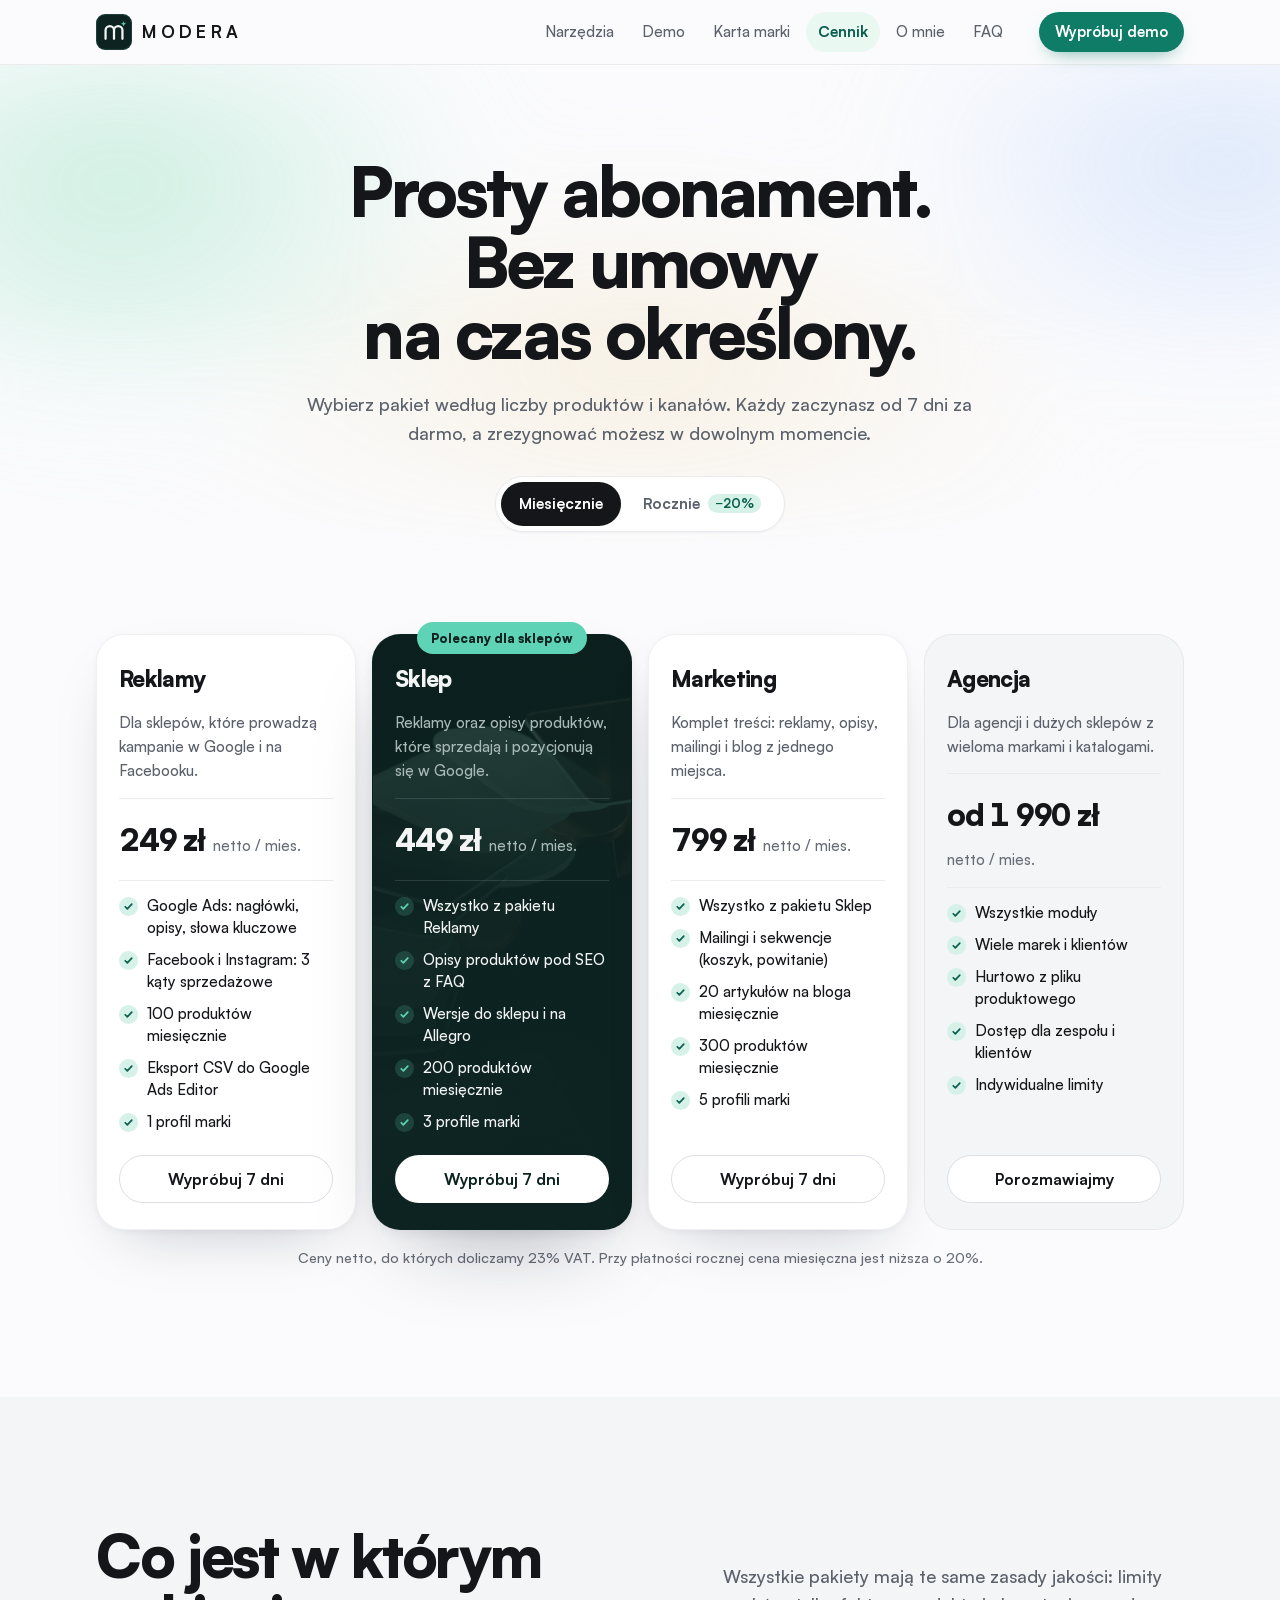
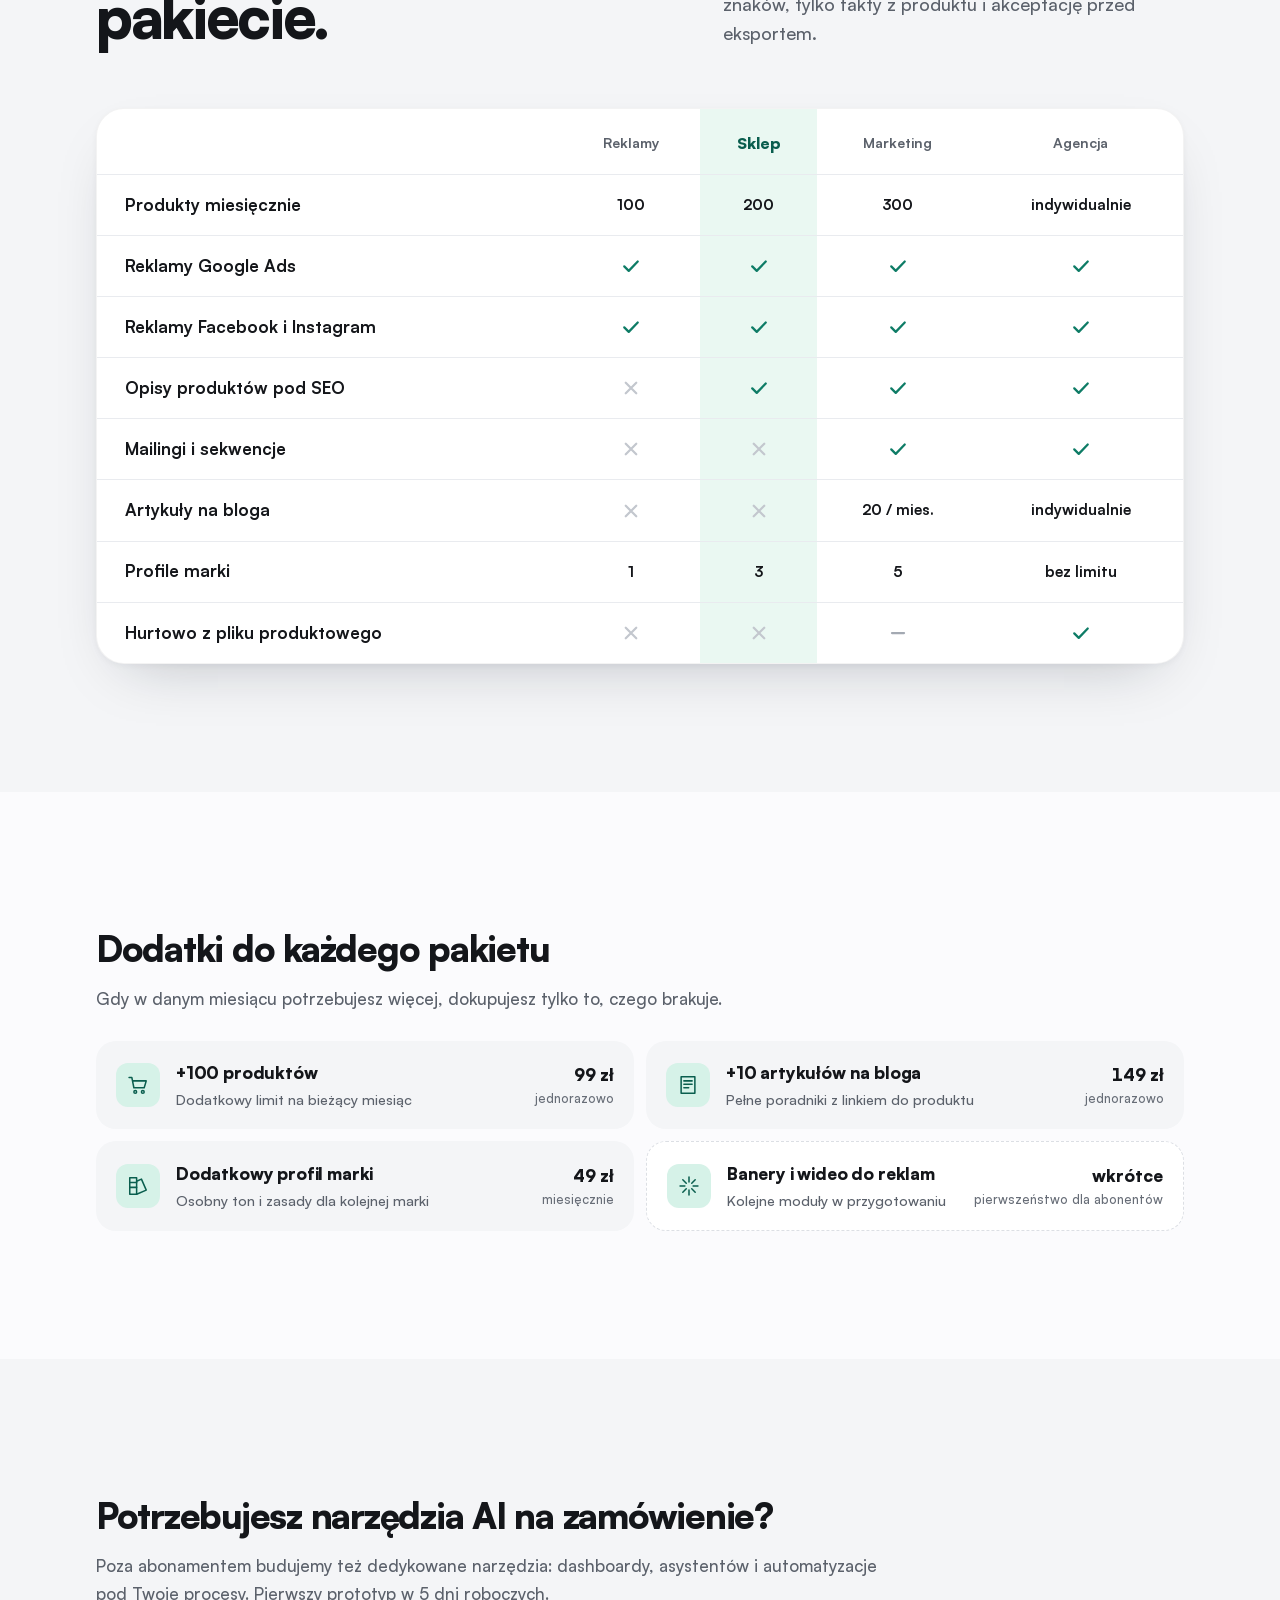
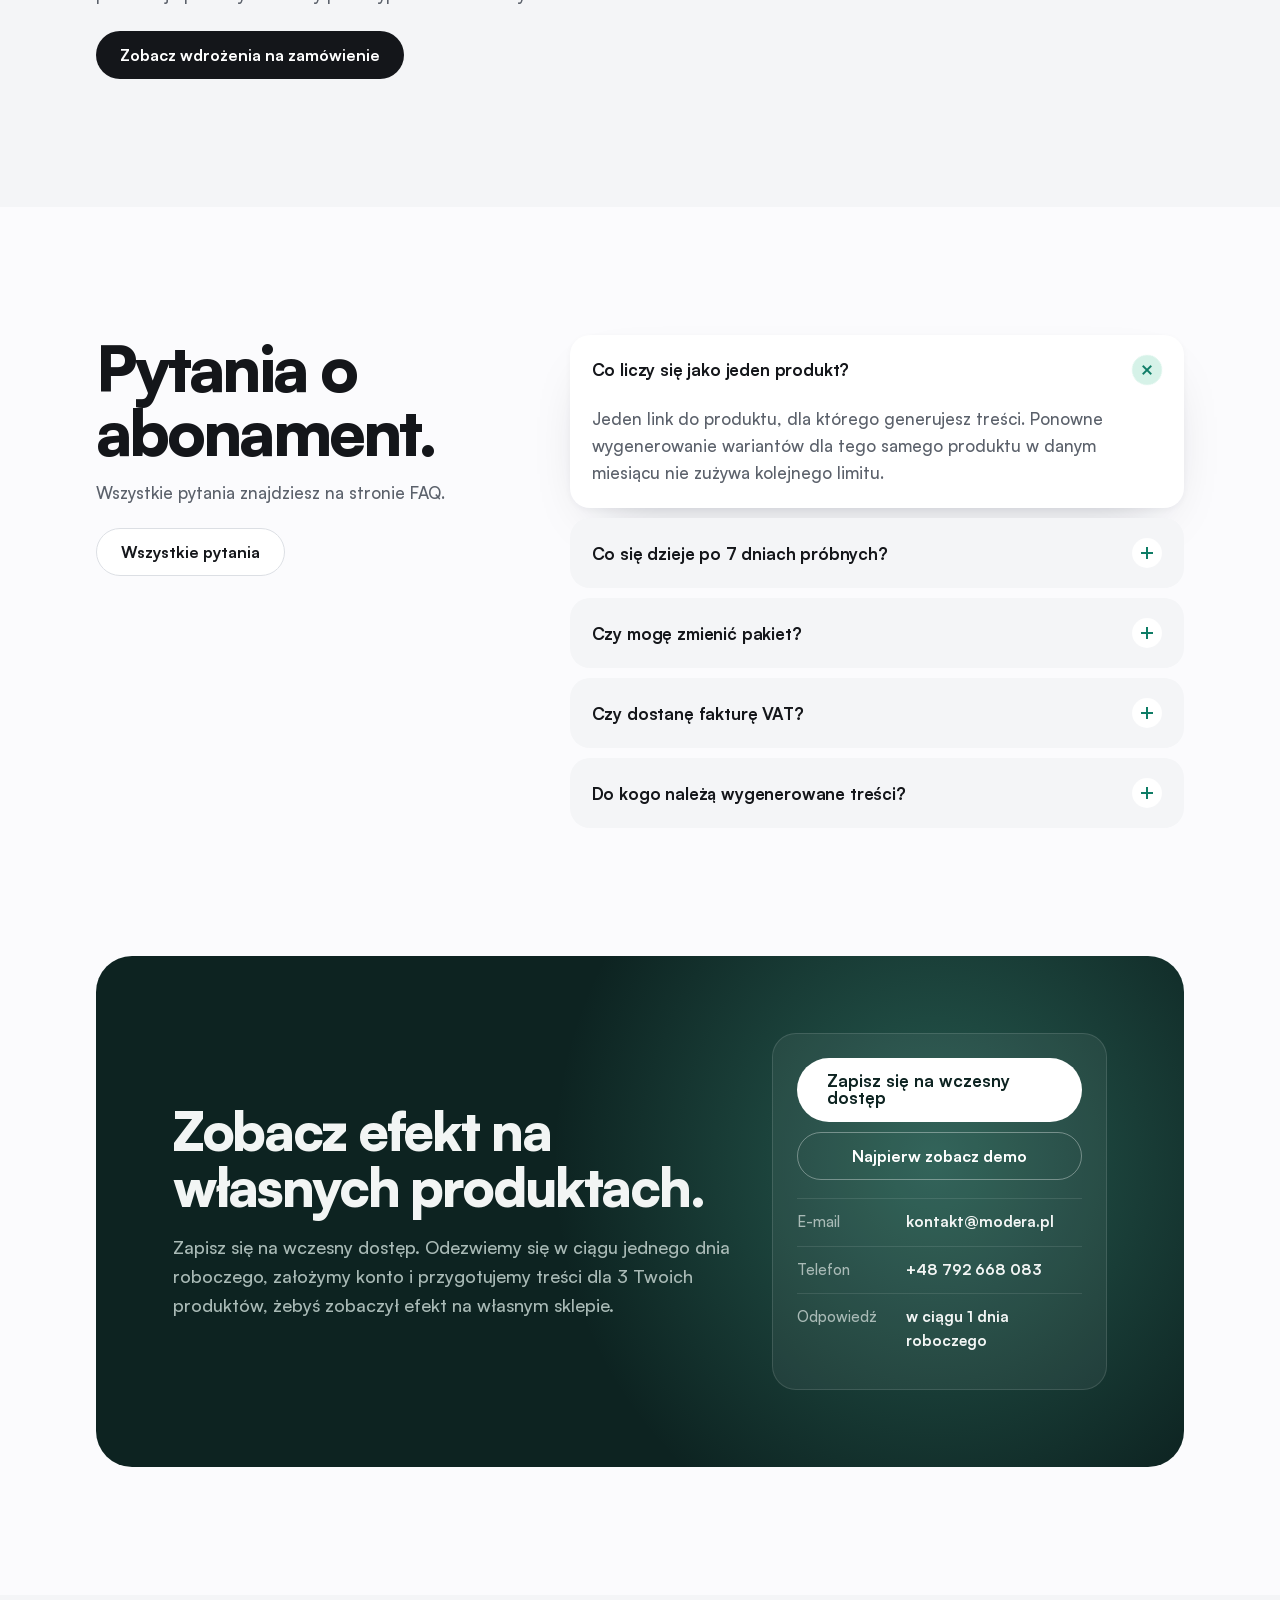
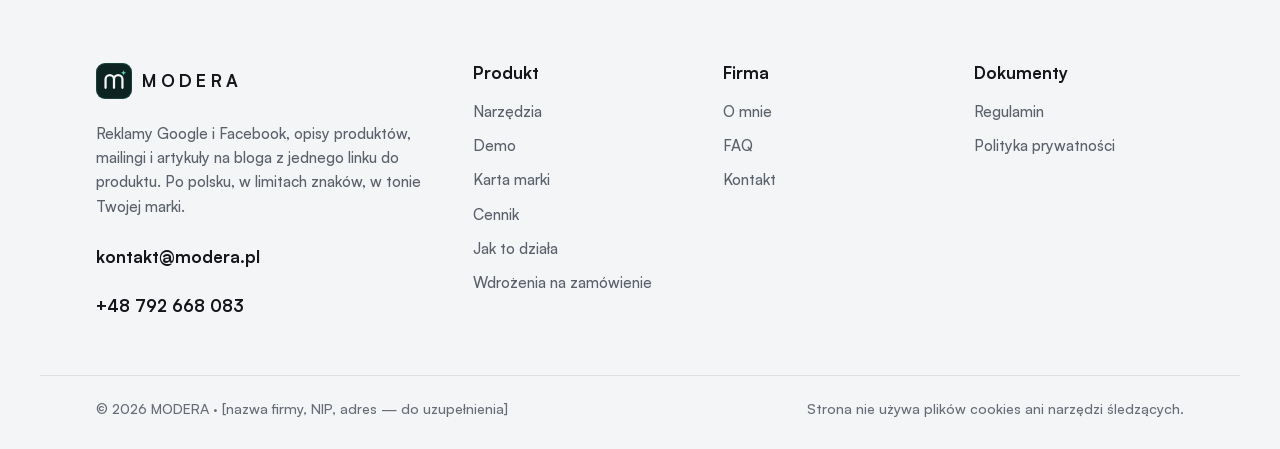
<file: cennik.html>
<!DOCTYPE html>
<html lang="pl">
<head>
<meta charset="utf-8">
<meta name="viewport" content="width=device-width, initial-scale=1">
<title>Cennik — MODERA | Abonamenty na reklamy, opisy produktów i mailingi</title>
<meta name="description" content="Abonamenty od 249 zł miesięcznie: reklamy Google i Facebook, opisy produktów, mailingi i artykuły na bloga z jednego linku. 7 dni za darmo, bez umowy na czas określony.">
<link rel="canonical" href="https://borkowskiprzemo098.github.io/modera/cennik.html">
<meta name="theme-color" content="#FBFBFD">
<meta property="og:type" content="website">
<meta property="og:locale" content="pl_PL">
<meta property="og:title" content="Cennik — MODERA | Abonamenty na reklamy, opisy produktów i mailingi">
<meta property="og:description" content="Abonamenty od 249 zł miesięcznie: reklamy Google i Facebook, opisy produktów, mailingi i artykuły na bloga z jednego linku. 7 dni za darmo, bez umowy na czas określony.">
<meta property="og:image" content="https://borkowskiprzemo098.github.io/modera/assets/og.jpg">
<link rel="icon" href="assets/favicon.svg" type="image/svg+xml">
<link rel="preload" href="assets/fonts/satoshi-900.woff2" as="font" type="font/woff2" crossorigin>
<link rel="preload" href="assets/fonts/satoshi-500.woff2" as="font" type="font/woff2" crossorigin>
<link rel="stylesheet" href="styles.css">
</head>
<body class="page-cennik">
<svg width="0" height="0" class="sprite" aria-hidden="true">
  <defs>
    <symbol id="i-stats" viewBox="0 0 32 32"><path d="M5 27h22M8 22v-6M14 22V10M20 22v-9M26 22V6"/></symbol>
    <symbol id="i-consent" viewBox="0 0 32 32"><path d="M16 4 6 8v8c0 6 4.3 10.5 10 12 5.7-1.5 10-6 10-12V8L16 4Z"/><path d="m11.5 16 3.2 3.2L21 13"/></symbol>
    <symbol id="i-seo" viewBox="0 0 32 32"><circle cx="13" cy="13" r="8"/><path d="m19 19 8 8M9.5 15l3-3 2 2 3-3.5"/></symbol>
    <symbol id="i-aivis" viewBox="0 0 32 32"><path d="M3 16s5-9 13-9 13 9 13 9-5 9-13 9S3 16 3 16Z"/><path d="M16 11.5v9M11.5 16h9"/></symbol>
    <symbol id="i-cms" viewBox="0 0 32 32"><path d="M6 4h14l6 6v18H6V4Z"/><path d="M20 4v6h6M10 16h12M10 21h8"/></symbol>
    <symbol id="i-mail" viewBox="0 0 32 32"><path d="M4 7h24v18H4V7Z"/><path d="m4 8 12 10L28 8"/></symbol>
    <symbol id="i-campaign" viewBox="0 0 32 32"><path d="M5 13v6h5l11 6V7L10 13H5Z"/><path d="M10 19l2 7h4l-2-7M25 12v8"/></symbol>
    <symbol id="i-style" viewBox="0 0 32 32"><path d="M4 4h10v24H4V4Z"/><path d="M14 9l7-3 7 16-14 6"/><path d="M4 11h10M4 18h10"/></symbol>
    <symbol id="i-chat" viewBox="0 0 32 32"><path d="M4 5h18v12H11l-5 4v-4H4V5Z"/><path d="M22 11h6v12h-2v4l-5-4h-8v-2"/></symbol>
    <symbol id="i-funnel" viewBox="0 0 32 32"><path d="M4 5h24l-9 11v10l-6 3V16L4 5Z"/></symbol>
    <symbol id="i-share" viewBox="0 0 32 32"><path d="M13 19l6-6"/><path d="M11 14 8 17a4.2 4.2 0 0 0 6 6l3-3M21 18l3-3a4.2 4.2 0 0 0-6-6l-3 3"/></symbol>
    <symbol id="i-ask" viewBox="0 0 32 32"><path d="M4 5h24v17H13l-6 5v-5H4V5Z"/><path d="M10 17v-3M15 17v-6M20 17v-4"/></symbol>
    <symbol id="i-wave" viewBox="0 0 32 32"><path d="M4 16h3M9 11v10M13 7v18M17 12v8M21 9v14M25 14v4M28 16h1"/></symbol>
    <symbol id="i-plug" viewBox="0 0 32 32"><path d="M11 4v7M21 4v7M7 11h18v5a9 9 0 0 1-18 0v-5Z"/><path d="M16 25v4"/></symbol>
    <symbol id="i-lock" viewBox="0 0 32 32"><path d="M7 14h18v14H7V14Z"/><path d="M11 14V9a5 5 0 0 1 10 0v5M16 19v4"/></symbol>
    <symbol id="i-build" viewBox="0 0 32 32"><path d="M4 28h24M7 28V14l9-8 9 8v14"/><path d="M13 28v-8h6v8"/></symbol>
    <symbol id="i-data" viewBox="0 0 32 32"><ellipse cx="16" cy="7" rx="10" ry="3.5"/><path d="M6 7v18c0 2 4.5 3.5 10 3.5S26 27 26 25V7M6 16c0 2 4.5 3.5 10 3.5S26 18 26 16"/></symbol>
    <symbol id="i-people" viewBox="0 0 32 32"><circle cx="11" cy="10" r="4"/><path d="M3 26c0-5 3.6-8 8-8s8 3 8 8"/><path d="M20 15l4 4 5-7"/></symbol>
    <symbol id="i-school" viewBox="0 0 32 32"><path d="m2 12 14-6 14 6-14 6-14-6Z"/><path d="M8 15v7c2.5 2.3 5 3 8 3s5.5-.7 8-3v-7M28 13v9"/></symbol>
    <symbol id="i-yes" viewBox="0 0 32 32"><path d="m7 16.5 6 6L25 10"/></symbol>
    <symbol id="i-no" viewBox="0 0 32 32"><path d="m9 9 14 14M23 9 9 23"/></symbol>
    <symbol id="i-part" viewBox="0 0 32 32"><path d="M8 16h16"/></symbol>
    <symbol id="i-arrow" viewBox="0 0 32 32"><path d="M5 16h21M18 8l8 8-8 8"/></symbol>
    <symbol id="i-chev" viewBox="0 0 32 32"><path d="m12 7 9 9-9 9"/></symbol>
    <symbol id="i-flag" viewBox="0 0 32 32"><path d="M7 29V4M7 5h17l-4 6 4 6H7"/></symbol>
    <symbol id="i-users" viewBox="0 0 32 32"><circle cx="12" cy="11" r="4.5"/><path d="M3 27c0-5 4-8.5 9-8.5s9 3.5 9 8.5M21 6.5a4.5 4.5 0 0 1 0 9M24 19c3 1 5 3.8 5 8"/></symbol>
    <symbol id="i-key" viewBox="0 0 32 32"><circle cx="10" cy="20" r="6"/><path d="m14.5 15.5 12-12M22 8l4 4M18.5 11.5l3 3"/></symbol>
    <symbol id="i-cart" viewBox="0 0 32 32"><path d="M3 5h4l3 15h15l3-10H9"/><circle cx="12" cy="26" r="2"/><circle cx="23" cy="26" r="2"/></symbol>
    <symbol id="i-sheet" viewBox="0 0 32 32"><path d="M5 5h22v22H5V5Z"/><path d="M5 12h22M5 19h22M13 5v22"/></symbol>
    <symbol id="i-bell" viewBox="0 0 32 32"><path d="M8 22V14a8 8 0 0 1 16 0v8l2 3H6l2-3Z"/><path d="M13 28h6"/></symbol>
    <symbol id="i-spark" viewBox="0 0 32 32"><path d="M16 3v7M16 22v7M3 16h7M22 16h7M7 7l5 5M20 20l5 5M25 7l-5 5M12 20l-5 5"/></symbol>
    <symbol id="logo-mark" viewBox="0 0 64 64"><rect width="64" height="64" rx="16" fill="#0D2321"/><rect x="1" y="1" width="62" height="62" rx="15" fill="none" stroke="#5ED3B5" stroke-opacity=".28" stroke-width="1.2"/><path d="M17 44V29a7.5 7.5 0 0 1 15 0v15M32 29a7.5 7.5 0 0 1 15 0v15" fill="none" stroke="#F2F5F4" stroke-width="4" stroke-linecap="round" stroke-linejoin="round"/><path d="M49 12.5c.5 3.2 1.8 4.5 5 5-3.2.5-4.5 1.8-5 5-.5-3.2-1.8-4.5-5-5 3.2-.5 4.5-1.8 5-5Z" fill="#5ED3B5"/></symbol>
    <symbol id="i-cup" viewBox="0 0 32 32"><path d="M5 12h18v7a7 7 0 0 1-7 7h-4a7 7 0 0 1-7-7v-7Z"/><path d="M23 14h2a3 3 0 0 1 0 6h-2M10 4v4M15 3v5M20 4v4"/></symbol>
    <symbol id="i-bag" viewBox="0 0 32 32"><path d="M8 11a8 8 0 0 1 16 0v15a2 2 0 0 1-2 2H10a2 2 0 0 1-2-2V11Z"/><path d="M12 6V4h8v2M12 18h8v5h-8z"/></symbol>
    <symbol id="i-lamp" viewBox="0 0 32 32"><path d="M9 28h14M16 28V18l-6-8"/><path d="M6 6l8 2-4 7-6-3 2-6Z"/><path d="M12 16l3 3"/></symbol>
    <symbol id="i-copy" viewBox="0 0 32 32"><path d="M10 10h16v18H10z"/><path d="M6 22V4h14"/></symbol>
    <symbol id="i-link" viewBox="0 0 32 32"><path d="M13 19l6-6"/><path d="M11 14 8 17a4.2 4.2 0 0 0 6 6l3-3M21 18l3-3a4.2 4.2 0 0 0-6-6l-3 3"/></symbol>
    <symbol id="i-google" viewBox="0 0 32 32"><circle cx="14" cy="14" r="9"/><path d="m21 21 7 7"/></symbol>
    <symbol id="i-blog" viewBox="0 0 32 32"><path d="M6 4h20v24H6z"/><path d="M10 10h12M10 15h12M10 20h7"/></symbol>
    <symbol id="i-clock" viewBox="0 0 32 32"><circle cx="16" cy="16" r="12"/><path d="M16 9v7l5 3"/></symbol>
  </defs>
</svg>
<a class="skip" href="#main">Przejdź do treści</a>
<header class="bar" id="top">
  <div class="bar__in">
    <a class="brand" href="index.html">
      <svg class="brand__logo" aria-hidden="true"><use href="#logo-mark"/></svg><span class="brand__word">modera</span>
    </a>
    <nav class="nav" id="nav" aria-label="Główna nawigacja">
      <a href="index.html#narzedzia" data-nav="narzedzia">Narzędzia</a>
      <a href="demo.html" data-nav="demo">Demo</a>
      <a href="marka.html" data-nav="marka">Karta marki</a>
      <a href="cennik.html" data-nav="cennik" aria-current="page">Cennik</a>
      <a href="o-mnie.html" data-nav="o-mnie">O mnie</a>
      <a href="faq.html" data-nav="faq">FAQ</a>
      <a class="nav__cta" href="demo.html">Wypróbuj demo</a>
    </nav>
    <a class="pill pill--accent pill--sm bar__cta" href="demo.html">Wypróbuj demo</a>
    <button class="burger" type="button" aria-expanded="false" aria-controls="nav" aria-label="Otwórz menu"><span></span><span></span></button>
  </div>
</header>

<main id="main">
<section class="phero" aria-labelledby="price-h">
  <div class="hero__glow" aria-hidden="true"></div>
  <div class="wrap">
    <h1 id="price-h">Prosty abonament. Bez umowy na&nbsp;czas określony.</h1>
    <p class="phero__lead">Wybierz pakiet według liczby produktów i kanałów. Każdy zaczynasz od 7 dni za darmo, a zrezygnować możesz w dowolnym momencie.</p>
    <div class="bill" id="billToggle" role="group" aria-label="Okres rozliczenia">
      <button type="button" data-bill="month" aria-pressed="true">Miesięcznie</button>
      <button type="button" data-bill="year" aria-pressed="false">Rocznie <span>−20%</span></button>
    </div>
  </div>
</section>

<section class="sec sec--tight" aria-labelledby="plans-h">
  <div class="wrap">
    <h2 id="plans-h" class="sr">Pakiety abonamentowe</h2>
    <div class="plans plans--4">
      <article class="plan">
        <h3>Reklamy</h3>
        <p class="plan__for">Dla sklepów, które prowadzą kampanie w Google i na Facebooku.</p>
        <p class="plan__price"><b data-m="249 zł" data-y="199 zł">249 zł</b><span class="bill-note">netto / mies.</span></p>
        <ul><li>Google Ads: nagłówki, opisy, słowa kluczowe</li><li>Facebook i Instagram: 3 kąty sprzedażowe</li><li>100 produktów miesięcznie</li><li>Eksport CSV do Google Ads Editor</li><li>1 profil marki</li></ul>
        <a class="pill pill--ghost" href="#kontakt">Wypróbuj 7 dni</a>
      </article>
      <article class="plan plan--hot plan--vid">
        <video class="plan__vid" muted loop playsinline preload="none" poster="assets/video/cards.jpg" aria-hidden="true"><source src="assets/video/cards.mp4" type="video/mp4"></video>
        <span class="plan__badge">Polecany dla sklepów</span>
        <h3>Sklep</h3>
        <p class="plan__for">Reklamy oraz opisy produktów, które sprzedają i pozycjonują się w Google.</p>
        <p class="plan__price"><b data-m="449 zł" data-y="359 zł">449 zł</b><span class="bill-note">netto / mies.</span></p>
        <ul><li>Wszystko z pakietu Reklamy</li><li>Opisy produktów pod SEO z FAQ</li><li>Wersje do sklepu i na Allegro</li><li>200 produktów miesięcznie</li><li>3 profile marki</li></ul>
        <a class="pill pill--light" href="#kontakt">Wypróbuj 7 dni</a>
      </article>
      <article class="plan">
        <h3>Marketing</h3>
        <p class="plan__for">Komplet treści: reklamy, opisy, mailingi i blog z jednego miejsca.</p>
        <p class="plan__price"><b data-m="799 zł" data-y="639 zł">799 zł</b><span class="bill-note">netto / mies.</span></p>
        <ul><li>Wszystko z pakietu Sklep</li><li>Mailingi i sekwencje (koszyk, powitanie)</li><li>20 artykułów na bloga miesięcznie</li><li>300 produktów miesięcznie</li><li>5 profili marki</li></ul>
        <a class="pill pill--ghost" href="#kontakt">Wypróbuj 7 dni</a>
      </article>
      <article class="plan plan--agency">
        <h3>Agencja</h3>
        <p class="plan__for">Dla agencji i dużych sklepów z wieloma markami i katalogami.</p>
        <p class="plan__price"><b>od 1 990 zł</b><span>netto / mies.</span></p>
        <ul><li>Wszystkie moduły</li><li>Wiele marek i klientów</li><li>Hurtowo z pliku produktowego</li><li>Dostęp dla zespołu i klientów</li><li>Indywidualne limity</li></ul>
        <a class="pill pill--ghost" href="#kontakt">Porozmawiajmy</a>
      </article>
    </div>
    <p class="vat">Ceny netto, do których doliczamy 23% VAT. Przy płatności rocznej cena miesięczna jest niższa o 20%.</p>
  </div>
</section>

<section class="sec sec--grey" aria-labelledby="feat-h">
  <div class="wrap">
    <div class="head">
      <h2 id="feat-h">Co jest w&nbsp;którym pakiecie.</h2>
      <p>Wszystkie pakiety mają te same zasady jakości: limity znaków, tylko fakty z produktu i akceptację przed eksportem.</p>
    </div>
    <div class="cmp-wrap" tabindex="0" role="region" aria-label="Porównanie pakietów">
      <table class="cmp cmp--plans">
        <thead><tr><th scope="col"><span class="sr">Funkcja</span></th><th scope="col">Reklamy</th><th scope="col" class="us">Sklep</th><th scope="col">Marketing</th><th scope="col">Agencja</th></tr></thead>
        <tbody>
          <tr><th scope="row">Produkty miesięcznie</th><td data-l="Reklamy">100</td><td class="us" data-l="Sklep"><b>200</b></td><td data-l="Marketing">300</td><td data-l="Agencja">indywidualnie</td></tr>
          <tr><th scope="row">Reklamy Google Ads</th><td data-l="Reklamy"><svg class="mk mk--yes" role="img" aria-label="tak"><use href="#i-yes"/></svg></td><td class="us" data-l="Sklep"><svg class="mk mk--yes" role="img" aria-label="tak"><use href="#i-yes"/></svg></td><td data-l="Marketing"><svg class="mk mk--yes" role="img" aria-label="tak"><use href="#i-yes"/></svg></td><td data-l="Agencja"><svg class="mk mk--yes" role="img" aria-label="tak"><use href="#i-yes"/></svg></td></tr>
          <tr><th scope="row">Reklamy Facebook i Instagram</th><td data-l="Reklamy"><svg class="mk mk--yes" role="img" aria-label="tak"><use href="#i-yes"/></svg></td><td class="us" data-l="Sklep"><svg class="mk mk--yes" role="img" aria-label="tak"><use href="#i-yes"/></svg></td><td data-l="Marketing"><svg class="mk mk--yes" role="img" aria-label="tak"><use href="#i-yes"/></svg></td><td data-l="Agencja"><svg class="mk mk--yes" role="img" aria-label="tak"><use href="#i-yes"/></svg></td></tr>
          <tr><th scope="row">Opisy produktów pod SEO</th><td data-l="Reklamy"><svg class="mk mk--no" role="img" aria-label="nie"><use href="#i-no"/></svg></td><td class="us" data-l="Sklep"><svg class="mk mk--yes" role="img" aria-label="tak"><use href="#i-yes"/></svg></td><td data-l="Marketing"><svg class="mk mk--yes" role="img" aria-label="tak"><use href="#i-yes"/></svg></td><td data-l="Agencja"><svg class="mk mk--yes" role="img" aria-label="tak"><use href="#i-yes"/></svg></td></tr>
          <tr><th scope="row">Mailingi i sekwencje</th><td data-l="Reklamy"><svg class="mk mk--no" role="img" aria-label="nie"><use href="#i-no"/></svg></td><td class="us" data-l="Sklep"><svg class="mk mk--no" role="img" aria-label="nie"><use href="#i-no"/></svg></td><td data-l="Marketing"><svg class="mk mk--yes" role="img" aria-label="tak"><use href="#i-yes"/></svg></td><td data-l="Agencja"><svg class="mk mk--yes" role="img" aria-label="tak"><use href="#i-yes"/></svg></td></tr>
          <tr><th scope="row">Artykuły na bloga</th><td data-l="Reklamy"><svg class="mk mk--no" role="img" aria-label="nie"><use href="#i-no"/></svg></td><td class="us" data-l="Sklep"><svg class="mk mk--no" role="img" aria-label="nie"><use href="#i-no"/></svg></td><td data-l="Marketing">20 / mies.</td><td data-l="Agencja">indywidualnie</td></tr>
          <tr><th scope="row">Profile marki</th><td data-l="Reklamy">1</td><td class="us" data-l="Sklep">3</td><td data-l="Marketing">5</td><td data-l="Agencja">bez limitu</td></tr>
          <tr><th scope="row">Hurtowo z pliku produktowego</th><td data-l="Reklamy"><svg class="mk mk--no" role="img" aria-label="nie"><use href="#i-no"/></svg></td><td class="us" data-l="Sklep"><svg class="mk mk--no" role="img" aria-label="nie"><use href="#i-no"/></svg></td><td data-l="Marketing"><svg class="mk mk--part" role="img" aria-label="do 300 produktów"><use href="#i-part"/></svg></td><td data-l="Agencja"><svg class="mk mk--yes" role="img" aria-label="tak"><use href="#i-yes"/></svg></td></tr>
        </tbody>
      </table>
    </div>
  </div>
</section>

<section class="sec" aria-labelledby="add-h">
  <div class="wrap">
    <h2 id="add-h" class="sub-h">Dodatki do każdego pakietu</h2>
    <p class="sub-p">Gdy w danym miesiącu potrzebujesz więcej, dokupujesz tylko to, czego brakuje.</p>
    <div class="addons">
      <div class="addon addon--g"><span class="tile-ic"><svg class="ic"><use href="#i-cart"/></svg></span><div><h3>+100 produktów</h3><p>Dodatkowy limit na bieżący miesiąc</p></div><b>99 zł<small>jednorazowo</small></b></div>
      <div class="addon addon--g"><span class="tile-ic"><svg class="ic"><use href="#i-blog"/></svg></span><div><h3>+10 artykułów na bloga</h3><p>Pełne poradniki z linkiem do produktu</p></div><b>149 zł<small>jednorazowo</small></b></div>
      <div class="addon addon--g"><span class="tile-ic"><svg class="ic"><use href="#i-style"/></svg></span><div><h3>Dodatkowy profil marki</h3><p>Osobny ton i zasady dla kolejnej marki</p></div><b>49 zł<small>miesięcznie</small></b></div>
      <div class="addon addon--g addon--soon"><span class="tile-ic"><svg class="ic"><use href="#i-spark"/></svg></span><div><h3>Banery i wideo do reklam</h3><p>Kolejne moduły w przygotowaniu</p></div><b>wkrótce<small>pierwszeństwo dla abonentów</small></b></div>
    </div>
  </div>
</section>

<section class="sec sec--grey" aria-labelledby="custom-h">
  <div class="wrap">
    <div class="custom">
      <div>
        <h2 id="custom-h" class="sub-h">Potrzebujesz narzędzia AI na&nbsp;zamówienie?</h2>
        <p class="sub-p">Poza abonamentem budujemy też dedykowane narzędzia: dashboardy, asystentów i automatyzacje pod Twoje procesy. Pierwszy prototyp w 5 dni roboczych.</p>
      </div>
      <a class="pill pill--dark" href="rozwiazania.html">Zobacz wdrożenia na zamówienie</a>
    </div>
  </div>
</section>

<section class="sec" aria-labelledby="pfaq-h">
  <div class="wrap faq">
    <div class="faq__head">
      <h2 id="pfaq-h">Pytania o abonament.</h2>
      <p>Wszystkie pytania znajdziesz na stronie FAQ.</p>
      <a class="pill pill--ghost" href="faq.html">Wszystkie pytania</a>
    </div>
    <div class="faq__list">
      <details open><summary>Co liczy się jako jeden produkt?</summary><p>Jeden link do produktu, dla którego generujesz treści. Ponowne wygenerowanie wariantów dla tego samego produktu w danym miesiącu nie zużywa kolejnego limitu.</p></details>
      <details><summary>Co się dzieje po 7 dniach próbnych?</summary><p>Przed końcem okresu próbnego przypominamy o wyborze pakietu. Jeśli go nie wybierzesz, konto przechodzi w tryb tylko do odczytu, a Twoje treści zostają dostępne do pobrania.</p></details>
      <details><summary>Czy mogę zmienić pakiet?</summary><p>Tak, w dowolnym momencie. Przy zmianie na wyższy pakiet rozliczamy różnicę proporcjonalnie do dni.</p></details>
      <details><summary>Czy dostanę fakturę VAT?</summary><p>Tak, fakturę VAT wystawiamy automatycznie po każdej płatności.</p></details>
      <details><summary>Do kogo należą wygenerowane treści?</summary><p>Do Ciebie. Możesz je dowolnie edytować i publikować, także po zakończeniu abonamentu.</p></details>
    </div>
  </div>
</section>
<section class="cta-sec" id="kontakt" aria-labelledby="cta-h">
  <div class="wrap">
    <div class="cta">
      <div class="cta__copy">
        <h2 id="cta-h">Zobacz efekt na własnych produktach.</h2>
        <p>Zapisz się na wczesny dostęp. Odezwiemy się w ciągu jednego dnia roboczego, założymy konto i przygotujemy treści dla 3 Twoich produktów, żebyś zobaczył efekt na własnym sklepie.</p>
      </div>
      <div class="cta__card">
        <a class="pill pill--light pill--lg pill--block" href="mailto:kontakt@modera.pl?subject=Wczesny%20dost%C4%99p%20do%20MODERA">Zapisz się na wczesny dostęp</a>
        <a class="pill pill--outline-light pill--block" href="demo.html">Najpierw zobacz demo</a>
        <dl>
          <div><dt>E-mail</dt><dd><a href="mailto:kontakt@modera.pl">kontakt@modera.pl</a></dd></div>
          <div><dt>Telefon</dt><dd><a href="tel:+48792668083">+48 792 668 083</a></dd></div>
          <div><dt>Odpowiedź</dt><dd>w ciągu 1 dnia roboczego</dd></div>
        </dl>
      </div>
    </div>
  </div>
</section>

</main>
<footer class="foot">
  <div class="wrap foot__grid">
    <div>
      <a class="brand" href="index.html"><svg class="brand__logo" aria-hidden="true"><use href="#logo-mark"/></svg><span class="brand__word">modera</span></a>
      <p class="foot__about">Reklamy Google i Facebook, opisy produktów, mailingi i artykuły na bloga z jednego linku do produktu. Po polsku, w limitach znaków, w tonie Twojej marki.</p>
      <p class="foot__contact"><a href="mailto:kontakt@modera.pl">kontakt@modera.pl</a><a href="tel:+48792668083">+48 792 668 083</a></p>
    </div>
    <nav aria-label="Produkt"><p class="foot__h">Produkt</p><a href="index.html#narzedzia">Narzędzia</a><a href="demo.html">Demo</a><a href="marka.html">Karta marki</a><a href="cennik.html">Cennik</a><a href="index.html#jak-to-dziala">Jak to działa</a><a href="rozwiazania.html">Wdrożenia na zamówienie</a></nav>
    <nav aria-label="Firma"><p class="foot__h">Firma</p><a href="o-mnie.html">O mnie</a><a href="faq.html">FAQ</a><a href="#kontakt">Kontakt</a></nav>
    <nav aria-label="Dokumenty"><p class="foot__h">Dokumenty</p><a href="regulamin.html">Regulamin</a><a href="polityka-prywatnosci.html">Polityka prywatności</a></nav>
  </div>
  <div class="wrap foot__legal"><span>© 2026 MODERA · [nazwa firmy, NIP, adres — do uzupełnienia]</span><span>Strona nie używa plików cookies ani narzędzi śledzących.</span></div>
</footer>


<script src="app.js" defer></script>
</body>
</html>
</file>
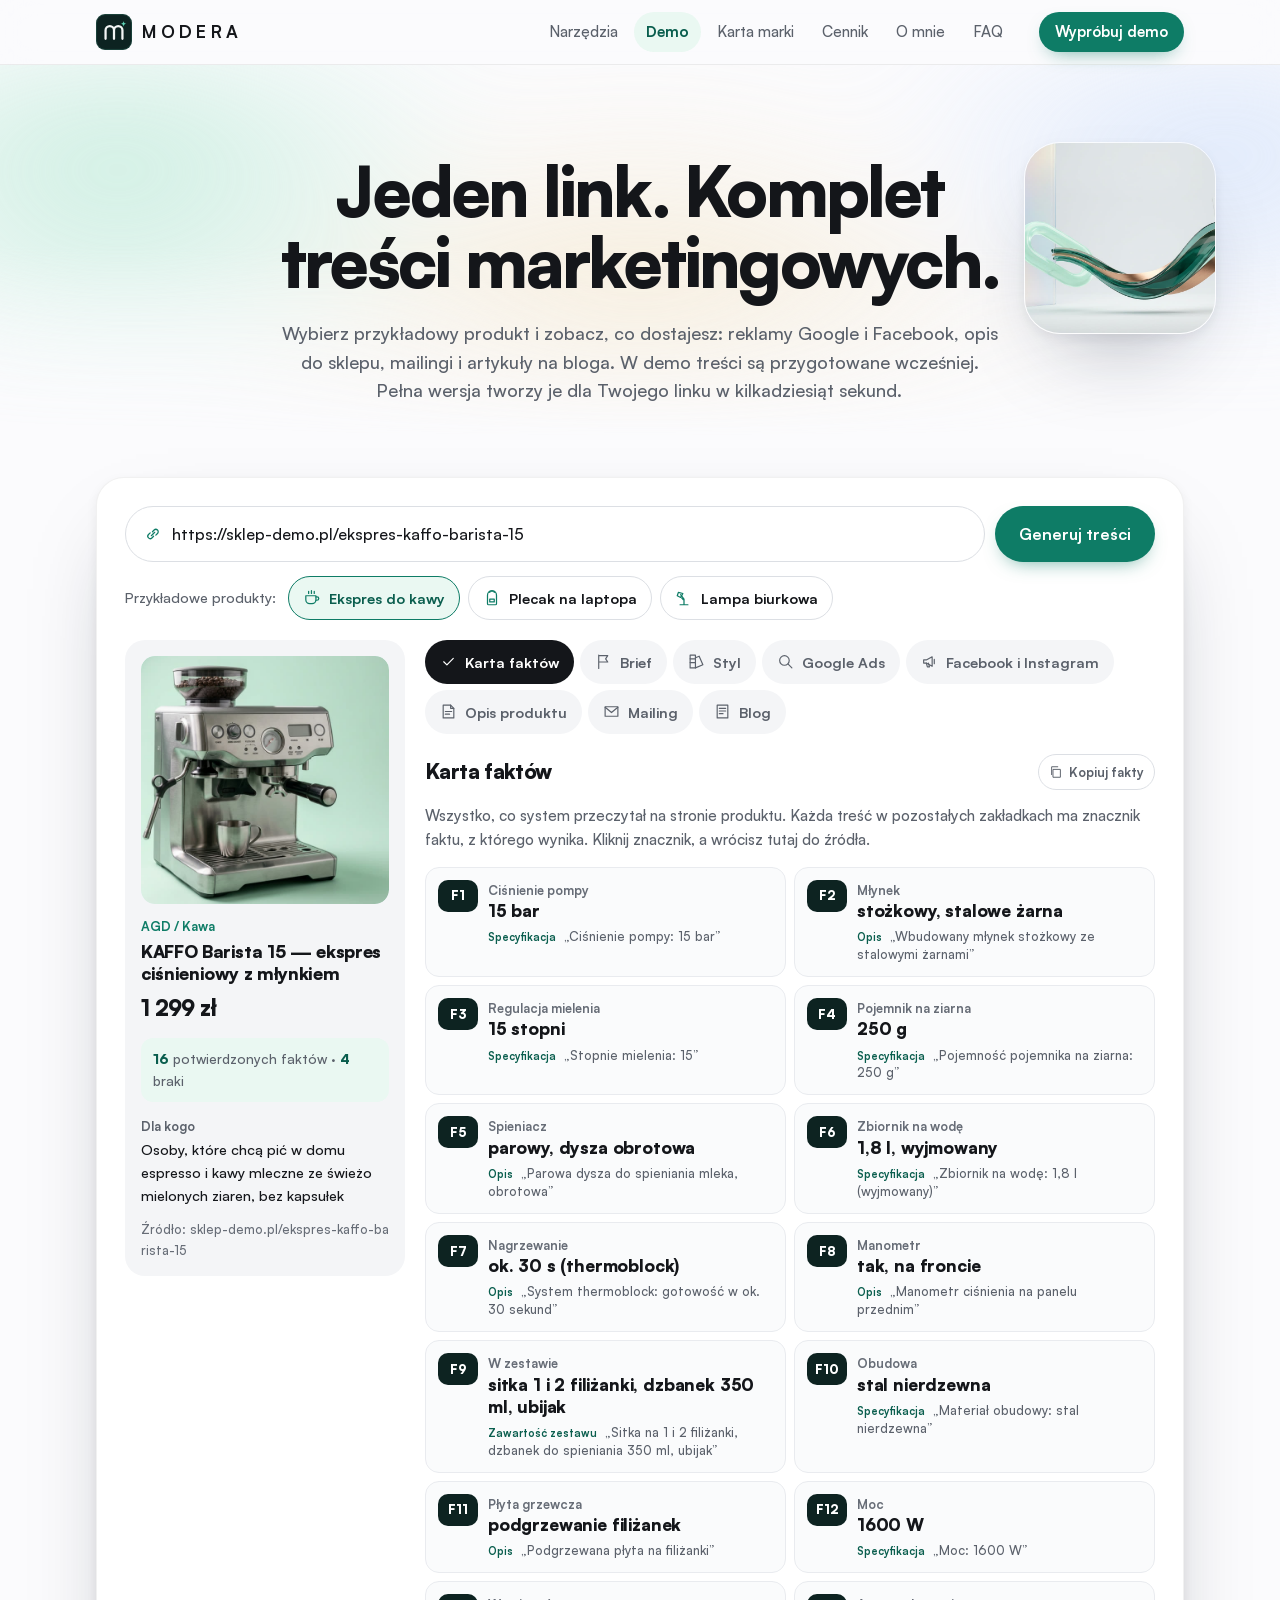
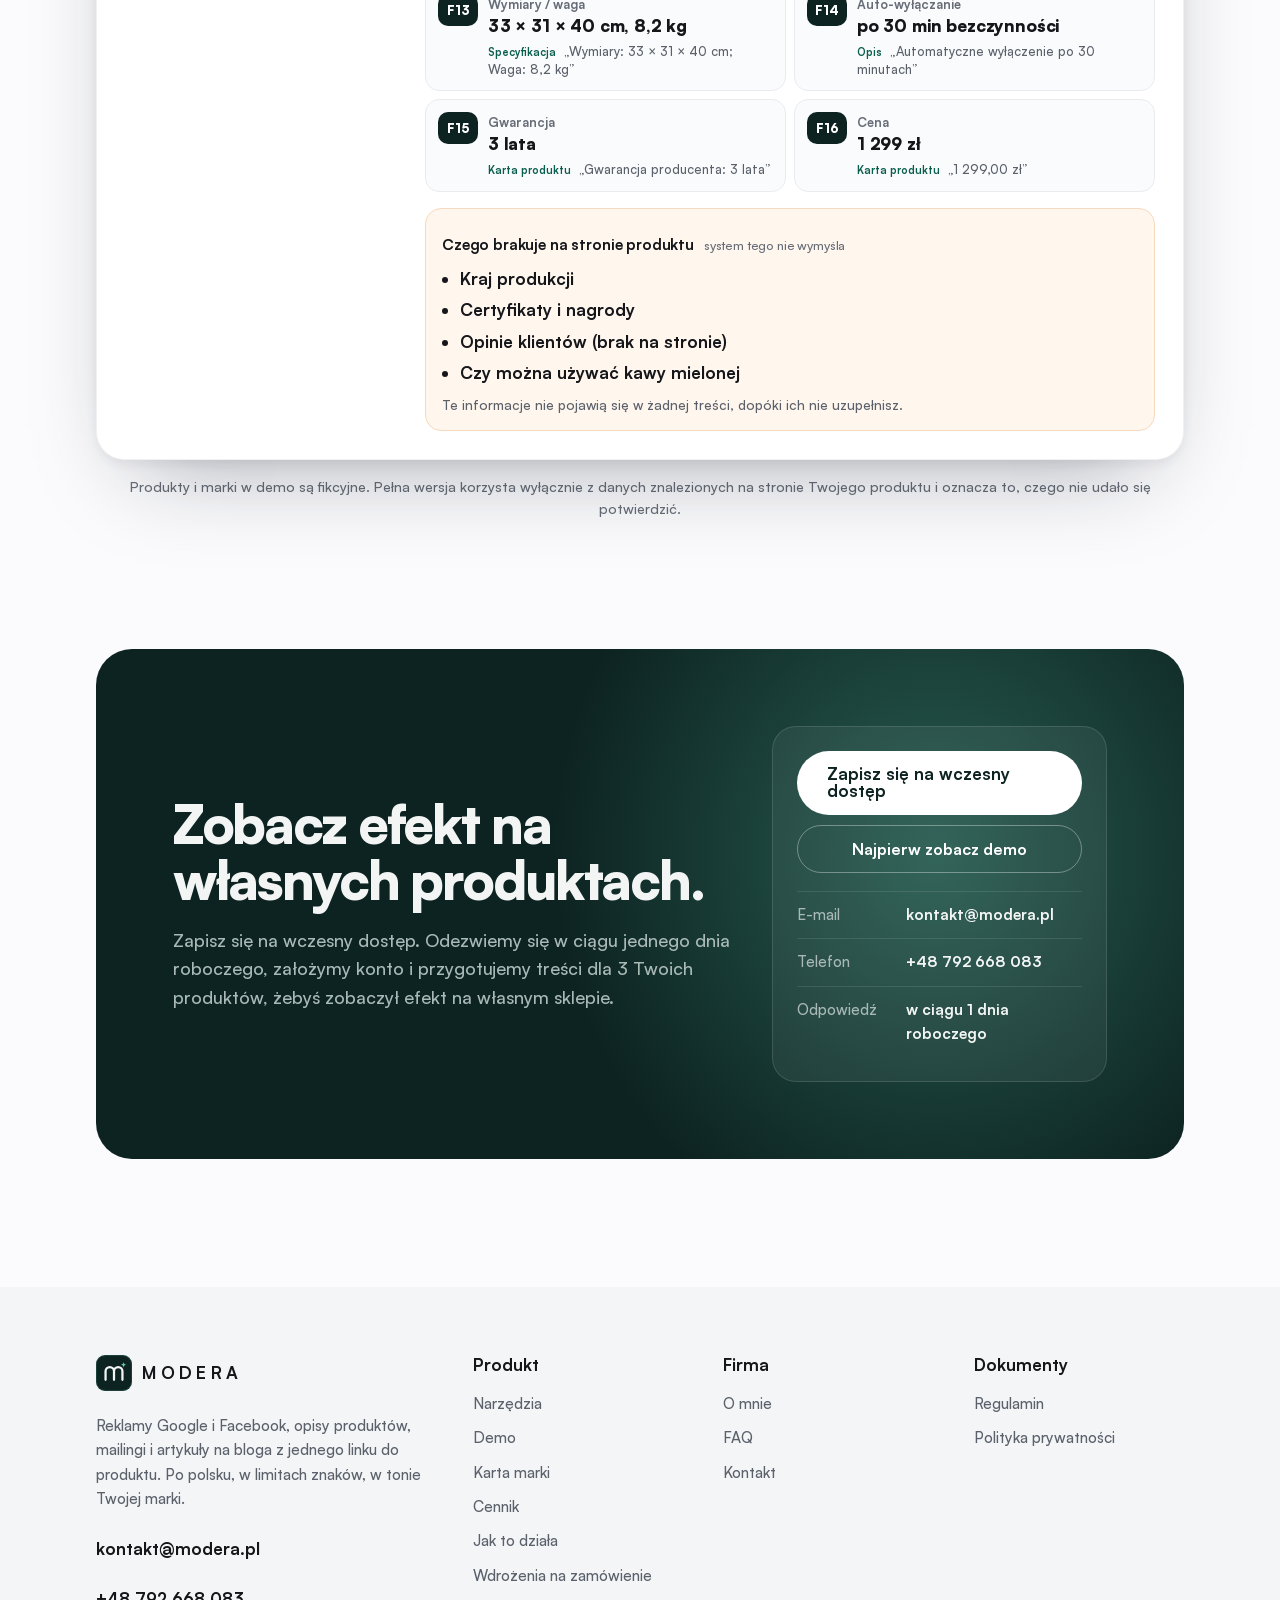
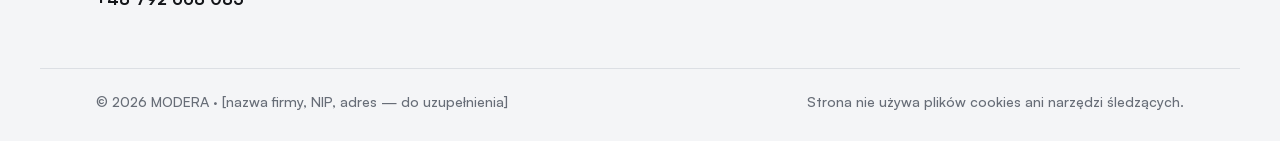
<file: demo.html>
<!DOCTYPE html>
<html lang="pl">
<head>
<meta charset="utf-8">
<meta name="viewport" content="width=device-width, initial-scale=1">
<title>Demo — MODERA | Reklamy, opisy i mailingi z jednego linku</title>
<meta name="description" content="Zobacz na przykładowych produktach, jak MODERA zamienia link do produktu w reklamy Google i Facebook, opis produktu, mailingi i artykuły na bloga.">
<link rel="canonical" href="https://borkowskiprzemo098.github.io/modera/demo.html">
<meta name="theme-color" content="#FBFBFD">
<meta property="og:type" content="website">
<meta property="og:locale" content="pl_PL">
<meta property="og:title" content="Demo — MODERA | Reklamy, opisy i mailingi z jednego linku">
<meta property="og:description" content="Zobacz na przykładowych produktach, jak MODERA zamienia link do produktu w reklamy Google i Facebook, opis produktu, mailingi i artykuły na bloga.">
<meta property="og:image" content="https://borkowskiprzemo098.github.io/modera/assets/og.jpg">
<link rel="icon" href="assets/favicon.svg" type="image/svg+xml">
<link rel="preload" href="assets/fonts/satoshi-900.woff2" as="font" type="font/woff2" crossorigin>
<link rel="preload" href="assets/fonts/satoshi-500.woff2" as="font" type="font/woff2" crossorigin>
<link rel="stylesheet" href="styles.css">
</head>
<body class="page-demo">
<svg width="0" height="0" class="sprite" aria-hidden="true">
  <defs>
    <symbol id="i-stats" viewBox="0 0 32 32"><path d="M5 27h22M8 22v-6M14 22V10M20 22v-9M26 22V6"/></symbol>
    <symbol id="i-consent" viewBox="0 0 32 32"><path d="M16 4 6 8v8c0 6 4.3 10.5 10 12 5.7-1.5 10-6 10-12V8L16 4Z"/><path d="m11.5 16 3.2 3.2L21 13"/></symbol>
    <symbol id="i-seo" viewBox="0 0 32 32"><circle cx="13" cy="13" r="8"/><path d="m19 19 8 8M9.5 15l3-3 2 2 3-3.5"/></symbol>
    <symbol id="i-aivis" viewBox="0 0 32 32"><path d="M3 16s5-9 13-9 13 9 13 9-5 9-13 9S3 16 3 16Z"/><path d="M16 11.5v9M11.5 16h9"/></symbol>
    <symbol id="i-cms" viewBox="0 0 32 32"><path d="M6 4h14l6 6v18H6V4Z"/><path d="M20 4v6h6M10 16h12M10 21h8"/></symbol>
    <symbol id="i-mail" viewBox="0 0 32 32"><path d="M4 7h24v18H4V7Z"/><path d="m4 8 12 10L28 8"/></symbol>
    <symbol id="i-campaign" viewBox="0 0 32 32"><path d="M5 13v6h5l11 6V7L10 13H5Z"/><path d="M10 19l2 7h4l-2-7M25 12v8"/></symbol>
    <symbol id="i-style" viewBox="0 0 32 32"><path d="M4 4h10v24H4V4Z"/><path d="M14 9l7-3 7 16-14 6"/><path d="M4 11h10M4 18h10"/></symbol>
    <symbol id="i-chat" viewBox="0 0 32 32"><path d="M4 5h18v12H11l-5 4v-4H4V5Z"/><path d="M22 11h6v12h-2v4l-5-4h-8v-2"/></symbol>
    <symbol id="i-funnel" viewBox="0 0 32 32"><path d="M4 5h24l-9 11v10l-6 3V16L4 5Z"/></symbol>
    <symbol id="i-share" viewBox="0 0 32 32"><path d="M13 19l6-6"/><path d="M11 14 8 17a4.2 4.2 0 0 0 6 6l3-3M21 18l3-3a4.2 4.2 0 0 0-6-6l-3 3"/></symbol>
    <symbol id="i-ask" viewBox="0 0 32 32"><path d="M4 5h24v17H13l-6 5v-5H4V5Z"/><path d="M10 17v-3M15 17v-6M20 17v-4"/></symbol>
    <symbol id="i-wave" viewBox="0 0 32 32"><path d="M4 16h3M9 11v10M13 7v18M17 12v8M21 9v14M25 14v4M28 16h1"/></symbol>
    <symbol id="i-plug" viewBox="0 0 32 32"><path d="M11 4v7M21 4v7M7 11h18v5a9 9 0 0 1-18 0v-5Z"/><path d="M16 25v4"/></symbol>
    <symbol id="i-lock" viewBox="0 0 32 32"><path d="M7 14h18v14H7V14Z"/><path d="M11 14V9a5 5 0 0 1 10 0v5M16 19v4"/></symbol>
    <symbol id="i-build" viewBox="0 0 32 32"><path d="M4 28h24M7 28V14l9-8 9 8v14"/><path d="M13 28v-8h6v8"/></symbol>
    <symbol id="i-data" viewBox="0 0 32 32"><ellipse cx="16" cy="7" rx="10" ry="3.5"/><path d="M6 7v18c0 2 4.5 3.5 10 3.5S26 27 26 25V7M6 16c0 2 4.5 3.5 10 3.5S26 18 26 16"/></symbol>
    <symbol id="i-people" viewBox="0 0 32 32"><circle cx="11" cy="10" r="4"/><path d="M3 26c0-5 3.6-8 8-8s8 3 8 8"/><path d="M20 15l4 4 5-7"/></symbol>
    <symbol id="i-school" viewBox="0 0 32 32"><path d="m2 12 14-6 14 6-14 6-14-6Z"/><path d="M8 15v7c2.5 2.3 5 3 8 3s5.5-.7 8-3v-7M28 13v9"/></symbol>
    <symbol id="i-yes" viewBox="0 0 32 32"><path d="m7 16.5 6 6L25 10"/></symbol>
    <symbol id="i-no" viewBox="0 0 32 32"><path d="m9 9 14 14M23 9 9 23"/></symbol>
    <symbol id="i-part" viewBox="0 0 32 32"><path d="M8 16h16"/></symbol>
    <symbol id="i-arrow" viewBox="0 0 32 32"><path d="M5 16h21M18 8l8 8-8 8"/></symbol>
    <symbol id="i-chev" viewBox="0 0 32 32"><path d="m12 7 9 9-9 9"/></symbol>
    <symbol id="i-flag" viewBox="0 0 32 32"><path d="M7 29V4M7 5h17l-4 6 4 6H7"/></symbol>
    <symbol id="i-users" viewBox="0 0 32 32"><circle cx="12" cy="11" r="4.5"/><path d="M3 27c0-5 4-8.5 9-8.5s9 3.5 9 8.5M21 6.5a4.5 4.5 0 0 1 0 9M24 19c3 1 5 3.8 5 8"/></symbol>
    <symbol id="i-key" viewBox="0 0 32 32"><circle cx="10" cy="20" r="6"/><path d="m14.5 15.5 12-12M22 8l4 4M18.5 11.5l3 3"/></symbol>
    <symbol id="i-cart" viewBox="0 0 32 32"><path d="M3 5h4l3 15h15l3-10H9"/><circle cx="12" cy="26" r="2"/><circle cx="23" cy="26" r="2"/></symbol>
    <symbol id="i-sheet" viewBox="0 0 32 32"><path d="M5 5h22v22H5V5Z"/><path d="M5 12h22M5 19h22M13 5v22"/></symbol>
    <symbol id="i-bell" viewBox="0 0 32 32"><path d="M8 22V14a8 8 0 0 1 16 0v8l2 3H6l2-3Z"/><path d="M13 28h6"/></symbol>
    <symbol id="i-spark" viewBox="0 0 32 32"><path d="M16 3v7M16 22v7M3 16h7M22 16h7M7 7l5 5M20 20l5 5M25 7l-5 5M12 20l-5 5"/></symbol>
    <symbol id="logo-mark" viewBox="0 0 64 64"><rect width="64" height="64" rx="16" fill="#0D2321"/><rect x="1" y="1" width="62" height="62" rx="15" fill="none" stroke="#5ED3B5" stroke-opacity=".28" stroke-width="1.2"/><path d="M17 44V29a7.5 7.5 0 0 1 15 0v15M32 29a7.5 7.5 0 0 1 15 0v15" fill="none" stroke="#F2F5F4" stroke-width="4" stroke-linecap="round" stroke-linejoin="round"/><path d="M49 12.5c.5 3.2 1.8 4.5 5 5-3.2.5-4.5 1.8-5 5-.5-3.2-1.8-4.5-5-5 3.2-.5 4.5-1.8 5-5Z" fill="#5ED3B5"/></symbol>
    <symbol id="i-cup" viewBox="0 0 32 32"><path d="M5 12h18v7a7 7 0 0 1-7 7h-4a7 7 0 0 1-7-7v-7Z"/><path d="M23 14h2a3 3 0 0 1 0 6h-2M10 4v4M15 3v5M20 4v4"/></symbol>
    <symbol id="i-bag" viewBox="0 0 32 32"><path d="M8 11a8 8 0 0 1 16 0v15a2 2 0 0 1-2 2H10a2 2 0 0 1-2-2V11Z"/><path d="M12 6V4h8v2M12 18h8v5h-8z"/></symbol>
    <symbol id="i-lamp" viewBox="0 0 32 32"><path d="M9 28h14M16 28V18l-6-8"/><path d="M6 6l8 2-4 7-6-3 2-6Z"/><path d="M12 16l3 3"/></symbol>
    <symbol id="i-copy" viewBox="0 0 32 32"><path d="M10 10h16v18H10z"/><path d="M6 22V4h14"/></symbol>
    <symbol id="i-link" viewBox="0 0 32 32"><path d="M13 19l6-6"/><path d="M11 14 8 17a4.2 4.2 0 0 0 6 6l3-3M21 18l3-3a4.2 4.2 0 0 0-6-6l-3 3"/></symbol>
    <symbol id="i-google" viewBox="0 0 32 32"><circle cx="14" cy="14" r="9"/><path d="m21 21 7 7"/></symbol>
    <symbol id="i-blog" viewBox="0 0 32 32"><path d="M6 4h20v24H6z"/><path d="M10 10h12M10 15h12M10 20h7"/></symbol>
    <symbol id="i-clock" viewBox="0 0 32 32"><circle cx="16" cy="16" r="12"/><path d="M16 9v7l5 3"/></symbol>
  </defs>
</svg>
<a class="skip" href="#main">Przejdź do treści</a>
<header class="bar" id="top">
  <div class="bar__in">
    <a class="brand" href="index.html">
      <svg class="brand__logo" aria-hidden="true"><use href="#logo-mark"/></svg><span class="brand__word">modera</span>
    </a>
    <nav class="nav" id="nav" aria-label="Główna nawigacja">
      <a href="index.html#narzedzia" data-nav="narzedzia">Narzędzia</a>
      <a href="demo.html" data-nav="demo" aria-current="page">Demo</a>
      <a href="marka.html" data-nav="marka">Karta marki</a>
      <a href="cennik.html" data-nav="cennik">Cennik</a>
      <a href="o-mnie.html" data-nav="o-mnie">O mnie</a>
      <a href="faq.html" data-nav="faq">FAQ</a>
      <a class="nav__cta" href="demo.html">Wypróbuj demo</a>
    </nav>
    <a class="pill pill--accent pill--sm bar__cta" href="demo.html">Wypróbuj demo</a>
    <button class="burger" type="button" aria-expanded="false" aria-controls="nav" aria-label="Otwórz menu"><span></span><span></span></button>
  </div>
</header>

<main id="main">
<section class="phero phero--demo" aria-labelledby="demo-h">
  <div class="hero__glow" aria-hidden="true"></div>
  <div class="orb orb--r" aria-hidden="true"><video muted loop playsinline preload="none" poster="assets/video/flow.jpg"><source src="assets/video/flow.mp4" type="video/mp4"></video></div>
  <div class="wrap">
    <h1 id="demo-h">Jeden link. Komplet treści marketingowych.</h1>
    <p class="phero__lead">Wybierz przykładowy produkt i zobacz, co dostajesz: reklamy Google i Facebook, opis do sklepu, mailingi i artykuły na bloga. W demo treści są przygotowane wcześniej. Pełna wersja tworzy je dla Twojego linku w kilkadziesiąt sekund.</p>
  </div>
</section>

<section class="sec sec--tight demo-sec" aria-label="Demo generatora">
  <div class="wrap">
    <h2 class="sr">Generator treści: demo</h2>
    <div class="dapp" id="demoApp">
      <form class="dapp__form" id="demoForm">
        <label class="dapp__url"><span class="sr">Link do produktu</span><svg class="ic" aria-hidden="true"><use href="#i-link"/></svg><input id="demoUrl" type="url" inputmode="url" autocomplete="off" placeholder="Wklej link do produktu"></label>
        <button class="pill pill--accent" type="submit">Generuj treści</button>
      </form>
      <div class="dapp__chips" role="group" aria-label="Przykładowe produkty">
        <span>Przykładowe produkty:</span>
        <button type="button" class="dchip" data-p="kaffo" aria-pressed="true"><svg class="ic" aria-hidden="true"><use href="#i-cup"/></svg>Ekspres do kawy</button>
        <button type="button" class="dchip" data-p="treko" aria-pressed="false"><svg class="ic" aria-hidden="true"><use href="#i-bag"/></svg>Plecak na laptopa</button>
        <button type="button" class="dchip" data-p="luma" aria-pressed="false"><svg class="ic" aria-hidden="true"><use href="#i-lamp"/></svg>Lampa biurkowa</button>
      </div>
      <p class="dapp__note" id="demoNote" role="status" hidden></p>
      <ol class="dsteps" id="demoSteps" hidden>
        <li>Pobieram stronę produktu</li><li>Wyciągam dane i parametry</li><li>Analizuję korzyści i odbiorców</li><li>Piszę treści do 5 kanałów</li>
      </ol>
      <div class="dgen" id="demoGen" aria-hidden="true"><video muted loop playsinline preload="none" poster="assets/video/flow.jpg"><source src="assets/video/flow.mp4" type="video/mp4"></video><span>Piszę treści…</span></div>
      <div class="dapp__out" id="demoOut">
        <aside class="pc" id="demoProduct" aria-label="Karta produktu"></aside>
        <div class="ob">
          <div class="otabs" role="tablist" aria-label="Rodzaj treści">
            <button type="button" role="tab" data-tab="facts" aria-selected="true"><svg class="ic" aria-hidden="true"><use href="#i-yes"/></svg>Karta faktów</button>
            <button type="button" role="tab" data-tab="brief" aria-selected="false"><svg class="ic" aria-hidden="true"><use href="#i-flag"/></svg>Brief</button>
            <button type="button" role="tab" data-tab="style" aria-selected="false"><svg class="ic" aria-hidden="true"><use href="#i-style"/></svg>Styl</button>
            <button type="button" role="tab" data-tab="google" aria-selected="false"><svg class="ic" aria-hidden="true"><use href="#i-google"/></svg>Google Ads</button>
            <button type="button" role="tab" data-tab="meta" aria-selected="false"><svg class="ic" aria-hidden="true"><use href="#i-campaign"/></svg>Facebook i Instagram</button>
            <button type="button" role="tab" data-tab="desc" aria-selected="false"><svg class="ic" aria-hidden="true"><use href="#i-cms"/></svg>Opis produktu</button>
            <button type="button" role="tab" data-tab="mail" aria-selected="false"><svg class="ic" aria-hidden="true"><use href="#i-mail"/></svg>Mailing</button>
            <button type="button" role="tab" data-tab="blog" aria-selected="false"><svg class="ic" aria-hidden="true"><use href="#i-blog"/></svg>Blog</button>
          </div>
          <div class="ob__panel" id="demoPanel" role="tabpanel" aria-live="polite"></div>
        </div>
      </div>
    </div>
    <p class="note demo-disc">Produkty i marki w demo są fikcyjne. Pełna wersja korzysta wyłącznie z danych znalezionych na stronie Twojego produktu i oznacza to, czego nie udało się potwierdzić.</p>
  </div>
</section>
<section class="cta-sec" id="kontakt" aria-labelledby="cta-h">
  <div class="wrap">
    <div class="cta">
      <div class="cta__copy">
        <h2 id="cta-h">Zobacz efekt na własnych produktach.</h2>
        <p>Zapisz się na wczesny dostęp. Odezwiemy się w ciągu jednego dnia roboczego, założymy konto i przygotujemy treści dla 3 Twoich produktów, żebyś zobaczył efekt na własnym sklepie.</p>
      </div>
      <div class="cta__card">
        <a class="pill pill--light pill--lg pill--block" href="mailto:kontakt@modera.pl?subject=Wczesny%20dost%C4%99p%20do%20MODERA">Zapisz się na wczesny dostęp</a>
        <a class="pill pill--outline-light pill--block" href="demo.html">Najpierw zobacz demo</a>
        <dl>
          <div><dt>E-mail</dt><dd><a href="mailto:kontakt@modera.pl">kontakt@modera.pl</a></dd></div>
          <div><dt>Telefon</dt><dd><a href="tel:+48792668083">+48 792 668 083</a></dd></div>
          <div><dt>Odpowiedź</dt><dd>w ciągu 1 dnia roboczego</dd></div>
        </dl>
      </div>
    </div>
  </div>
</section>

</main>
<footer class="foot">
  <div class="wrap foot__grid">
    <div>
      <a class="brand" href="index.html"><svg class="brand__logo" aria-hidden="true"><use href="#logo-mark"/></svg><span class="brand__word">modera</span></a>
      <p class="foot__about">Reklamy Google i Facebook, opisy produktów, mailingi i artykuły na bloga z jednego linku do produktu. Po polsku, w limitach znaków, w tonie Twojej marki.</p>
      <p class="foot__contact"><a href="mailto:kontakt@modera.pl">kontakt@modera.pl</a><a href="tel:+48792668083">+48 792 668 083</a></p>
    </div>
    <nav aria-label="Produkt"><p class="foot__h">Produkt</p><a href="index.html#narzedzia">Narzędzia</a><a href="demo.html">Demo</a><a href="marka.html">Karta marki</a><a href="cennik.html">Cennik</a><a href="index.html#jak-to-dziala">Jak to działa</a><a href="rozwiazania.html">Wdrożenia na zamówienie</a></nav>
    <nav aria-label="Firma"><p class="foot__h">Firma</p><a href="o-mnie.html">O mnie</a><a href="faq.html">FAQ</a><a href="#kontakt">Kontakt</a></nav>
    <nav aria-label="Dokumenty"><p class="foot__h">Dokumenty</p><a href="regulamin.html">Regulamin</a><a href="polityka-prywatnosci.html">Polityka prywatności</a></nav>
  </div>
  <div class="wrap foot__legal"><span>© 2026 MODERA · [nazwa firmy, NIP, adres — do uzupełnienia]</span><span>Strona nie używa plików cookies ani narzędzi śledzących.</span></div>
</footer>

<script src="assets/demo/kaffo.js" defer></script><script src="assets/demo/treko.js" defer></script><script src="assets/demo/luma.js" defer></script><script src="assets/demo/brief.js" defer></script>
<script src="app.js" defer></script>
</body>
</html>
</file>
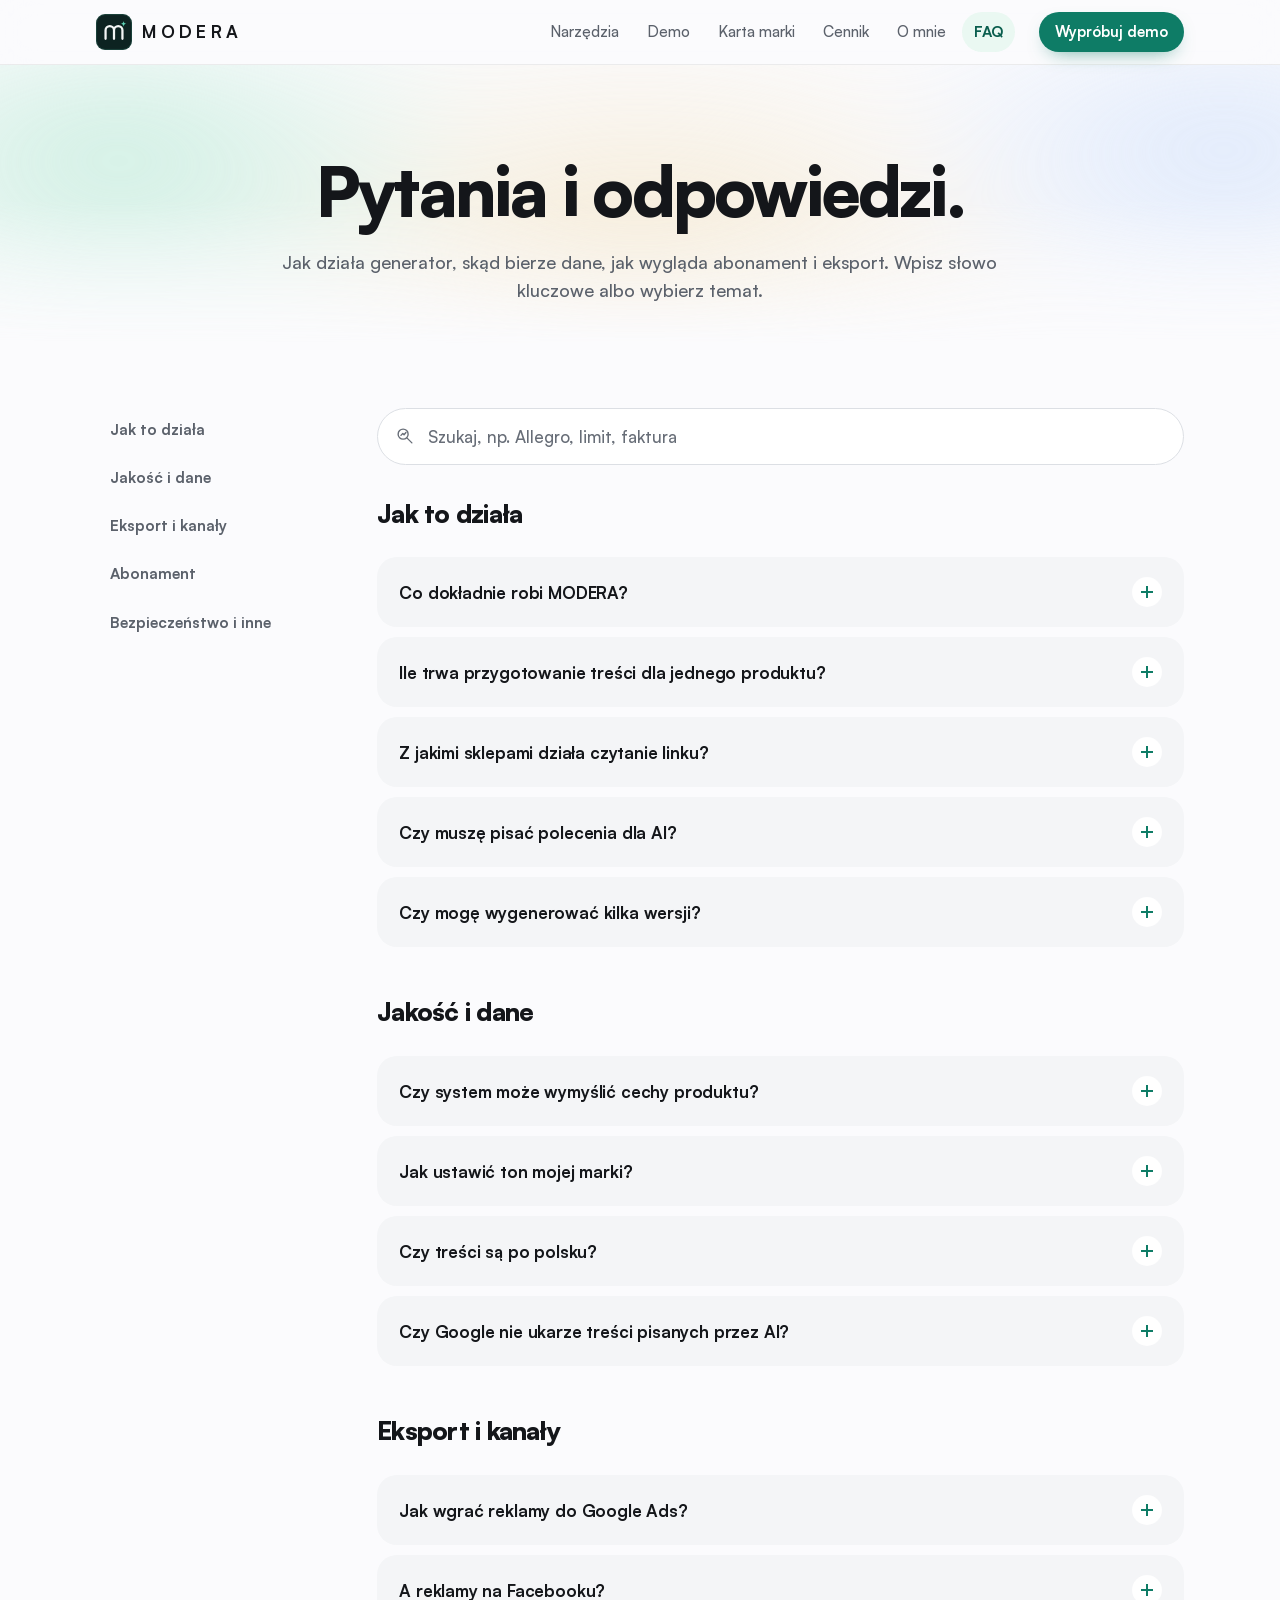
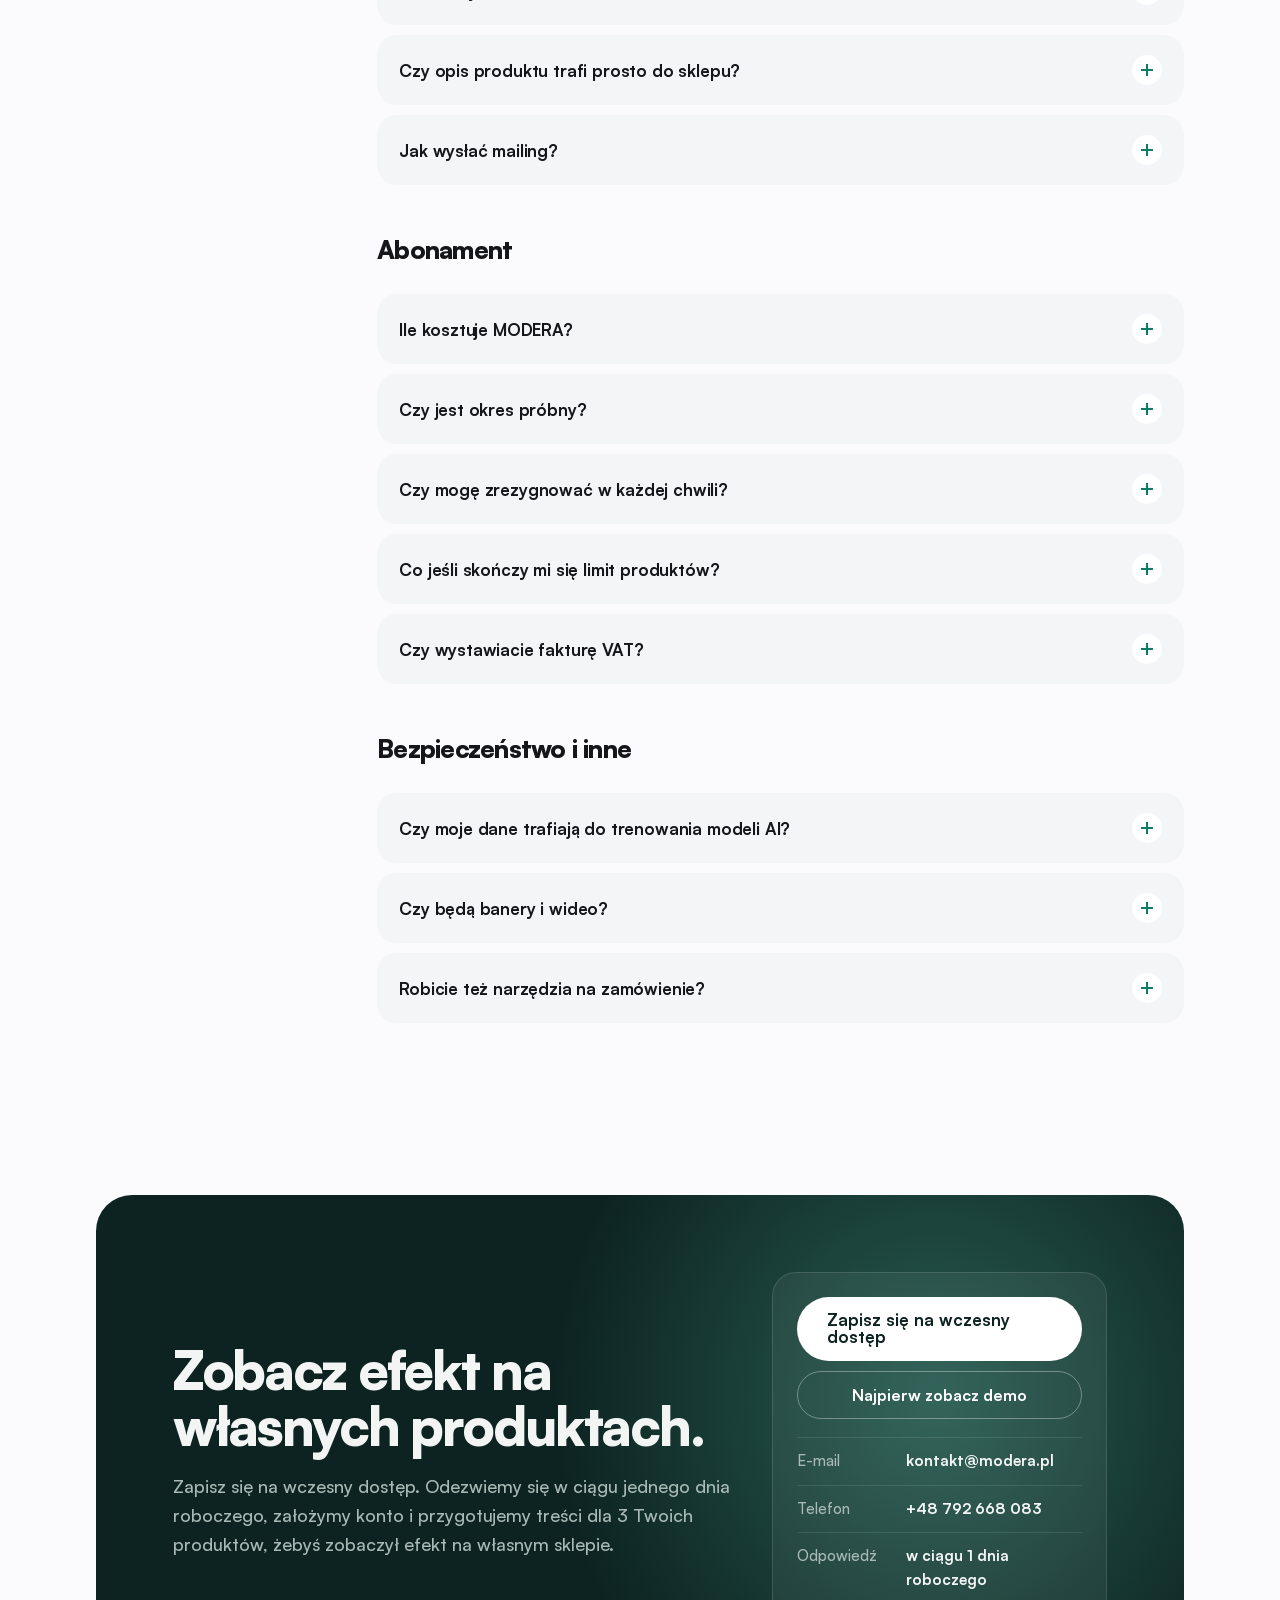
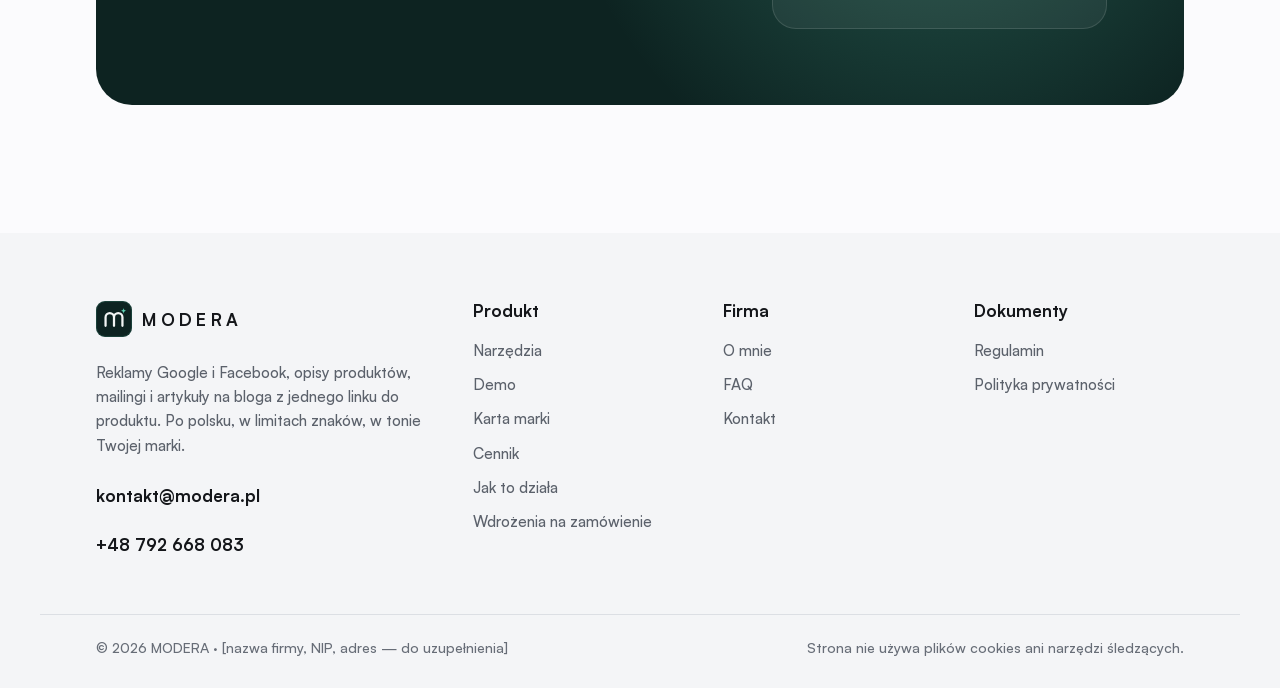
<file: faq.html>
<!DOCTYPE html>
<html lang="pl">
<head>
<meta charset="utf-8">
<meta name="viewport" content="width=device-width, initial-scale=1">
<title>FAQ — MODERA | Pytania o generator reklam, opisów i mailingów</title>
<meta name="description" content="Jak MODERA czyta link do produktu, skąd bierze dane, jak pilnuje limitów znaków, jak działa abonament, eksport do Google Ads i bezpieczeństwo danych.">
<link rel="canonical" href="https://borkowskiprzemo098.github.io/modera/faq.html">
<meta name="theme-color" content="#FBFBFD">
<meta property="og:type" content="website">
<meta property="og:locale" content="pl_PL">
<meta property="og:title" content="FAQ — MODERA | Pytania o generator reklam, opisów i mailingów">
<meta property="og:description" content="Jak MODERA czyta link do produktu, skąd bierze dane, jak pilnuje limitów znaków, jak działa abonament, eksport do Google Ads i bezpieczeństwo danych.">
<meta property="og:image" content="https://borkowskiprzemo098.github.io/modera/assets/og.jpg">
<link rel="icon" href="assets/favicon.svg" type="image/svg+xml">
<link rel="preload" href="assets/fonts/satoshi-900.woff2" as="font" type="font/woff2" crossorigin>
<link rel="preload" href="assets/fonts/satoshi-500.woff2" as="font" type="font/woff2" crossorigin>
<link rel="stylesheet" href="styles.css">
</head>
<body class="page-faq">
<svg width="0" height="0" class="sprite" aria-hidden="true">
  <defs>
    <symbol id="i-stats" viewBox="0 0 32 32"><path d="M5 27h22M8 22v-6M14 22V10M20 22v-9M26 22V6"/></symbol>
    <symbol id="i-consent" viewBox="0 0 32 32"><path d="M16 4 6 8v8c0 6 4.3 10.5 10 12 5.7-1.5 10-6 10-12V8L16 4Z"/><path d="m11.5 16 3.2 3.2L21 13"/></symbol>
    <symbol id="i-seo" viewBox="0 0 32 32"><circle cx="13" cy="13" r="8"/><path d="m19 19 8 8M9.5 15l3-3 2 2 3-3.5"/></symbol>
    <symbol id="i-aivis" viewBox="0 0 32 32"><path d="M3 16s5-9 13-9 13 9 13 9-5 9-13 9S3 16 3 16Z"/><path d="M16 11.5v9M11.5 16h9"/></symbol>
    <symbol id="i-cms" viewBox="0 0 32 32"><path d="M6 4h14l6 6v18H6V4Z"/><path d="M20 4v6h6M10 16h12M10 21h8"/></symbol>
    <symbol id="i-mail" viewBox="0 0 32 32"><path d="M4 7h24v18H4V7Z"/><path d="m4 8 12 10L28 8"/></symbol>
    <symbol id="i-campaign" viewBox="0 0 32 32"><path d="M5 13v6h5l11 6V7L10 13H5Z"/><path d="M10 19l2 7h4l-2-7M25 12v8"/></symbol>
    <symbol id="i-style" viewBox="0 0 32 32"><path d="M4 4h10v24H4V4Z"/><path d="M14 9l7-3 7 16-14 6"/><path d="M4 11h10M4 18h10"/></symbol>
    <symbol id="i-chat" viewBox="0 0 32 32"><path d="M4 5h18v12H11l-5 4v-4H4V5Z"/><path d="M22 11h6v12h-2v4l-5-4h-8v-2"/></symbol>
    <symbol id="i-funnel" viewBox="0 0 32 32"><path d="M4 5h24l-9 11v10l-6 3V16L4 5Z"/></symbol>
    <symbol id="i-share" viewBox="0 0 32 32"><path d="M13 19l6-6"/><path d="M11 14 8 17a4.2 4.2 0 0 0 6 6l3-3M21 18l3-3a4.2 4.2 0 0 0-6-6l-3 3"/></symbol>
    <symbol id="i-ask" viewBox="0 0 32 32"><path d="M4 5h24v17H13l-6 5v-5H4V5Z"/><path d="M10 17v-3M15 17v-6M20 17v-4"/></symbol>
    <symbol id="i-wave" viewBox="0 0 32 32"><path d="M4 16h3M9 11v10M13 7v18M17 12v8M21 9v14M25 14v4M28 16h1"/></symbol>
    <symbol id="i-plug" viewBox="0 0 32 32"><path d="M11 4v7M21 4v7M7 11h18v5a9 9 0 0 1-18 0v-5Z"/><path d="M16 25v4"/></symbol>
    <symbol id="i-lock" viewBox="0 0 32 32"><path d="M7 14h18v14H7V14Z"/><path d="M11 14V9a5 5 0 0 1 10 0v5M16 19v4"/></symbol>
    <symbol id="i-build" viewBox="0 0 32 32"><path d="M4 28h24M7 28V14l9-8 9 8v14"/><path d="M13 28v-8h6v8"/></symbol>
    <symbol id="i-data" viewBox="0 0 32 32"><ellipse cx="16" cy="7" rx="10" ry="3.5"/><path d="M6 7v18c0 2 4.5 3.5 10 3.5S26 27 26 25V7M6 16c0 2 4.5 3.5 10 3.5S26 18 26 16"/></symbol>
    <symbol id="i-people" viewBox="0 0 32 32"><circle cx="11" cy="10" r="4"/><path d="M3 26c0-5 3.6-8 8-8s8 3 8 8"/><path d="M20 15l4 4 5-7"/></symbol>
    <symbol id="i-school" viewBox="0 0 32 32"><path d="m2 12 14-6 14 6-14 6-14-6Z"/><path d="M8 15v7c2.5 2.3 5 3 8 3s5.5-.7 8-3v-7M28 13v9"/></symbol>
    <symbol id="i-yes" viewBox="0 0 32 32"><path d="m7 16.5 6 6L25 10"/></symbol>
    <symbol id="i-no" viewBox="0 0 32 32"><path d="m9 9 14 14M23 9 9 23"/></symbol>
    <symbol id="i-part" viewBox="0 0 32 32"><path d="M8 16h16"/></symbol>
    <symbol id="i-arrow" viewBox="0 0 32 32"><path d="M5 16h21M18 8l8 8-8 8"/></symbol>
    <symbol id="i-chev" viewBox="0 0 32 32"><path d="m12 7 9 9-9 9"/></symbol>
    <symbol id="i-flag" viewBox="0 0 32 32"><path d="M7 29V4M7 5h17l-4 6 4 6H7"/></symbol>
    <symbol id="i-users" viewBox="0 0 32 32"><circle cx="12" cy="11" r="4.5"/><path d="M3 27c0-5 4-8.5 9-8.5s9 3.5 9 8.5M21 6.5a4.5 4.5 0 0 1 0 9M24 19c3 1 5 3.8 5 8"/></symbol>
    <symbol id="i-key" viewBox="0 0 32 32"><circle cx="10" cy="20" r="6"/><path d="m14.5 15.5 12-12M22 8l4 4M18.5 11.5l3 3"/></symbol>
    <symbol id="i-cart" viewBox="0 0 32 32"><path d="M3 5h4l3 15h15l3-10H9"/><circle cx="12" cy="26" r="2"/><circle cx="23" cy="26" r="2"/></symbol>
    <symbol id="i-sheet" viewBox="0 0 32 32"><path d="M5 5h22v22H5V5Z"/><path d="M5 12h22M5 19h22M13 5v22"/></symbol>
    <symbol id="i-bell" viewBox="0 0 32 32"><path d="M8 22V14a8 8 0 0 1 16 0v8l2 3H6l2-3Z"/><path d="M13 28h6"/></symbol>
    <symbol id="i-spark" viewBox="0 0 32 32"><path d="M16 3v7M16 22v7M3 16h7M22 16h7M7 7l5 5M20 20l5 5M25 7l-5 5M12 20l-5 5"/></symbol>
    <symbol id="logo-mark" viewBox="0 0 64 64"><rect width="64" height="64" rx="16" fill="#0D2321"/><rect x="1" y="1" width="62" height="62" rx="15" fill="none" stroke="#5ED3B5" stroke-opacity=".28" stroke-width="1.2"/><path d="M17 44V29a7.5 7.5 0 0 1 15 0v15M32 29a7.5 7.5 0 0 1 15 0v15" fill="none" stroke="#F2F5F4" stroke-width="4" stroke-linecap="round" stroke-linejoin="round"/><path d="M49 12.5c.5 3.2 1.8 4.5 5 5-3.2.5-4.5 1.8-5 5-.5-3.2-1.8-4.5-5-5 3.2-.5 4.5-1.8 5-5Z" fill="#5ED3B5"/></symbol>
    <symbol id="i-cup" viewBox="0 0 32 32"><path d="M5 12h18v7a7 7 0 0 1-7 7h-4a7 7 0 0 1-7-7v-7Z"/><path d="M23 14h2a3 3 0 0 1 0 6h-2M10 4v4M15 3v5M20 4v4"/></symbol>
    <symbol id="i-bag" viewBox="0 0 32 32"><path d="M8 11a8 8 0 0 1 16 0v15a2 2 0 0 1-2 2H10a2 2 0 0 1-2-2V11Z"/><path d="M12 6V4h8v2M12 18h8v5h-8z"/></symbol>
    <symbol id="i-lamp" viewBox="0 0 32 32"><path d="M9 28h14M16 28V18l-6-8"/><path d="M6 6l8 2-4 7-6-3 2-6Z"/><path d="M12 16l3 3"/></symbol>
    <symbol id="i-copy" viewBox="0 0 32 32"><path d="M10 10h16v18H10z"/><path d="M6 22V4h14"/></symbol>
    <symbol id="i-link" viewBox="0 0 32 32"><path d="M13 19l6-6"/><path d="M11 14 8 17a4.2 4.2 0 0 0 6 6l3-3M21 18l3-3a4.2 4.2 0 0 0-6-6l-3 3"/></symbol>
    <symbol id="i-google" viewBox="0 0 32 32"><circle cx="14" cy="14" r="9"/><path d="m21 21 7 7"/></symbol>
    <symbol id="i-blog" viewBox="0 0 32 32"><path d="M6 4h20v24H6z"/><path d="M10 10h12M10 15h12M10 20h7"/></symbol>
    <symbol id="i-clock" viewBox="0 0 32 32"><circle cx="16" cy="16" r="12"/><path d="M16 9v7l5 3"/></symbol>
  </defs>
</svg>
<a class="skip" href="#main">Przejdź do treści</a>
<header class="bar" id="top">
  <div class="bar__in">
    <a class="brand" href="index.html">
      <svg class="brand__logo" aria-hidden="true"><use href="#logo-mark"/></svg><span class="brand__word">modera</span>
    </a>
    <nav class="nav" id="nav" aria-label="Główna nawigacja">
      <a href="index.html#narzedzia" data-nav="narzedzia">Narzędzia</a>
      <a href="demo.html" data-nav="demo">Demo</a>
      <a href="marka.html" data-nav="marka">Karta marki</a>
      <a href="cennik.html" data-nav="cennik">Cennik</a>
      <a href="o-mnie.html" data-nav="o-mnie">O mnie</a>
      <a href="faq.html" data-nav="faq" aria-current="page">FAQ</a>
      <a class="nav__cta" href="demo.html">Wypróbuj demo</a>
    </nav>
    <a class="pill pill--accent pill--sm bar__cta" href="demo.html">Wypróbuj demo</a>
    <button class="burger" type="button" aria-expanded="false" aria-controls="nav" aria-label="Otwórz menu"><span></span><span></span></button>
  </div>
</header>

<main id="main">
<section class="phero" aria-labelledby="faqp-h">
  <div class="hero__glow" aria-hidden="true"></div>
  <div class="wrap">
    <h1 id="faqp-h">Pytania i&nbsp;odpowiedzi.</h1>
    <p class="phero__lead">Jak działa generator, skąd bierze dane, jak wygląda abonament i eksport. Wpisz słowo kluczowe albo wybierz temat.</p>
  </div>
</section>

<section class="sec sec--tight" aria-label="Lista pytań">
  <div class="wrap faqx">
    <nav class="faqx__nav" aria-label="Tematy">
      <a href="#f-dzialanie">Jak to działa</a><a href="#f-jakosc">Jakość i dane</a><a href="#f-eksport">Eksport i kanały</a><a href="#f-abonament">Abonament</a><a href="#f-inne">Bezpieczeństwo i inne</a>
    </nav>
    <div class="faq faqx__main">
      <div class="faqx__search">
        <svg class="ic"><use href="#i-seo"/></svg>
        <input type="search" id="faqSearch" placeholder="Szukaj, np. Allegro, limit, faktura" aria-label="Szukaj w pytaniach" autocomplete="off">
      </div>
      <p class="faqx__none" id="faqNone" hidden>Nie znalazłem takiego pytania. Napisz do nas, odpowiemy w ciągu jednego dnia roboczego.</p>

      <div class="faqx__group faq__list" id="f-dzialanie">
        <h2>Jak to działa</h2>
        <details><summary>Co dokładnie robi MODERA?</summary><p>Wklejasz link do produktu, a system czyta stronę i przygotowuje treści: reklamy Google Ads, reklamy na Facebooku i Instagramie, opis produktu pod SEO, mailingi oraz artykuły na bloga. Ty przeglądasz, poprawiasz i eksportujesz.</p></details>
        <details><summary>Ile trwa przygotowanie treści dla jednego produktu?</summary><p>Zwykle od kilkudziesięciu sekund do około minuty dla kompletu treści. Artykuł na bloga powstaje trochę dłużej.</p></details>
        <details><summary>Z jakimi sklepami działa czytanie linku?</summary><p>Z większością sklepów: Shopify, WooCommerce, PrestaShop, Shoper, IdoSell i sklepami na własnym silniku. Strona produktu musi być publicznie dostępna.</p></details>
        <details><summary>Czy muszę pisać polecenia dla AI?</summary><p>Nie. System sam wie, czego potrzebuje każdy kanał. Możesz dodać własne wskazówki, np. promocję tygodnia albo grupę docelową.</p></details>
        <details><summary>Czy mogę wygenerować kilka wersji?</summary><p>Tak. Każdą sekcję możesz wygenerować ponownie albo poprosić o inny kąt sprzedażowy, bez zużywania kolejnego limitu dla tego samego produktu.</p></details>
      </div>

      <div class="faqx__group faq__list" id="f-jakosc">
        <h2>Jakość i dane</h2>
        <details><summary>Czy system może wymyślić cechy produktu?</summary><p>Treści opierają się na danych ze strony produktu. Jeśli czegoś brakuje, na przykład wymiarów czy gwarancji, system oznacza to do uzupełnienia, zamiast zgadywać.</p></details>
        <details><summary>Jak ustawić ton mojej marki?</summary><p>W profilu marki opisujesz styl, wskazujesz słowa zakazane i obietnice, których nie składasz. Możesz też wkleić przykładowe teksty, na których system się wzoruje.</p></details>
        <details><summary>Czy treści są po polsku?</summary><p>Tak, domyślnie po polsku. W pakietach Sklep i wyższych opisy możesz przygotować także w innych językach.</p></details>
        <details><summary>Czy Google nie ukarze treści pisanych przez AI?</summary><p>Google ocenia jakość i przydatność treści, a nie sposób ich powstania. Dlatego każdy tekst przechodzi przez Twoją akceptację, a opisy i artykuły opierają się na prawdziwych danych produktu.</p></details>
      </div>

      <div class="faqx__group faq__list" id="f-eksport">
        <h2>Eksport i kanały</h2>
        <details><summary>Jak wgrać reklamy do Google Ads?</summary><p>Pobierasz plik CSV i importujesz go w Google Ads Editor. Nagłówki i opisy trafiają od razu do reklamy elastycznej w wybranej grupie reklam.</p></details>
        <details><summary>A reklamy na Facebooku?</summary><p>Teksty główne i nagłówki kopiujesz do Menedżera reklam. Każdy kąt sprzedażowy jest gotowy do testu A/B.</p></details>
        <details><summary>Czy opis produktu trafi prosto do sklepu?</summary><p>Opis dostajesz jako gotowy HTML z nagłówkami i FAQ do wklejenia w panelu sklepu. Bezpośrednie wysyłanie do sklepów planujemy w kolejnych wersjach.</p></details>
        <details><summary>Jak wysłać mailing?</summary><p>Temat, preheader i treść kopiujesz do swojego systemu mailingowego, np. Freshmail, GetResponse, Mailchimp czy Klaviyo.</p></details>
      </div>

      <div class="faqx__group faq__list" id="f-abonament">
        <h2>Abonament</h2>
        <details><summary>Ile kosztuje MODERA?</summary><p>Od 249 zł netto miesięcznie za pakiet Reklamy. Pakiet Sklep kosztuje 449 zł, a Marketing 799 zł. Szczegóły w <a href="cennik.html">cenniku</a>.</p></details>
        <details><summary>Czy jest okres próbny?</summary><p>Tak, każdy pakiet zaczynasz od 7 dni za darmo.</p></details>
        <details><summary>Czy mogę zrezygnować w każdej chwili?</summary><p>Tak. Abonament miesięczny wyłączasz w dowolnym momencie, a wygenerowane treści zostają Twoje.</p></details>
        <details><summary>Co jeśli skończy mi się limit produktów?</summary><p>Dokupujesz pakiet +100 produktów za 99 zł albo przechodzisz na wyższy pakiet.</p></details>
        <details><summary>Czy wystawiacie fakturę VAT?</summary><p>Tak, fakturę VAT wystawiamy automatycznie po każdej płatności.</p></details>
      </div>

      <div class="faqx__group faq__list" id="f-inne">
        <h2>Bezpieczeństwo i inne</h2>
        <details><summary>Czy moje dane trafiają do trenowania modeli AI?</summary><p>Nie. Korzystamy z firmowych połączeń z dostawcami modeli, których warunki wykluczają trenowanie na danych klientów.</p></details>
        <details><summary>Czy będą banery i wideo?</summary><p>Tak, to kolejne moduły. Banery i krótkie wideo do reklam będą generowane na podstawie tych samych danych produktu. Abonenci dostaną je jako pierwsi.</p></details>
        <details><summary>Robicie też narzędzia na zamówienie?</summary><p>Tak. Poza abonamentem budujemy dedykowane narzędzia AI dla firm. Zobacz <a href="rozwiazania.html">wdrożenia na zamówienie</a>.</p></details>
      </div>
    </div>
  </div>
</section>
<section class="cta-sec" id="kontakt" aria-labelledby="cta-h">
  <div class="wrap">
    <div class="cta">
      <div class="cta__copy">
        <h2 id="cta-h">Zobacz efekt na własnych produktach.</h2>
        <p>Zapisz się na wczesny dostęp. Odezwiemy się w ciągu jednego dnia roboczego, założymy konto i przygotujemy treści dla 3 Twoich produktów, żebyś zobaczył efekt na własnym sklepie.</p>
      </div>
      <div class="cta__card">
        <a class="pill pill--light pill--lg pill--block" href="mailto:kontakt@modera.pl?subject=Wczesny%20dost%C4%99p%20do%20MODERA">Zapisz się na wczesny dostęp</a>
        <a class="pill pill--outline-light pill--block" href="demo.html">Najpierw zobacz demo</a>
        <dl>
          <div><dt>E-mail</dt><dd><a href="mailto:kontakt@modera.pl">kontakt@modera.pl</a></dd></div>
          <div><dt>Telefon</dt><dd><a href="tel:+48792668083">+48 792 668 083</a></dd></div>
          <div><dt>Odpowiedź</dt><dd>w ciągu 1 dnia roboczego</dd></div>
        </dl>
      </div>
    </div>
  </div>
</section>

</main>
<footer class="foot">
  <div class="wrap foot__grid">
    <div>
      <a class="brand" href="index.html"><svg class="brand__logo" aria-hidden="true"><use href="#logo-mark"/></svg><span class="brand__word">modera</span></a>
      <p class="foot__about">Reklamy Google i Facebook, opisy produktów, mailingi i artykuły na bloga z jednego linku do produktu. Po polsku, w limitach znaków, w tonie Twojej marki.</p>
      <p class="foot__contact"><a href="mailto:kontakt@modera.pl">kontakt@modera.pl</a><a href="tel:+48792668083">+48 792 668 083</a></p>
    </div>
    <nav aria-label="Produkt"><p class="foot__h">Produkt</p><a href="index.html#narzedzia">Narzędzia</a><a href="demo.html">Demo</a><a href="marka.html">Karta marki</a><a href="cennik.html">Cennik</a><a href="index.html#jak-to-dziala">Jak to działa</a><a href="rozwiazania.html">Wdrożenia na zamówienie</a></nav>
    <nav aria-label="Firma"><p class="foot__h">Firma</p><a href="o-mnie.html">O mnie</a><a href="faq.html">FAQ</a><a href="#kontakt">Kontakt</a></nav>
    <nav aria-label="Dokumenty"><p class="foot__h">Dokumenty</p><a href="regulamin.html">Regulamin</a><a href="polityka-prywatnosci.html">Polityka prywatności</a></nav>
  </div>
  <div class="wrap foot__legal"><span>© 2026 MODERA · [nazwa firmy, NIP, adres — do uzupełnienia]</span><span>Strona nie używa plików cookies ani narzędzi śledzących.</span></div>
</footer>


<script src="app.js" defer></script>
</body>
</html>
</file>
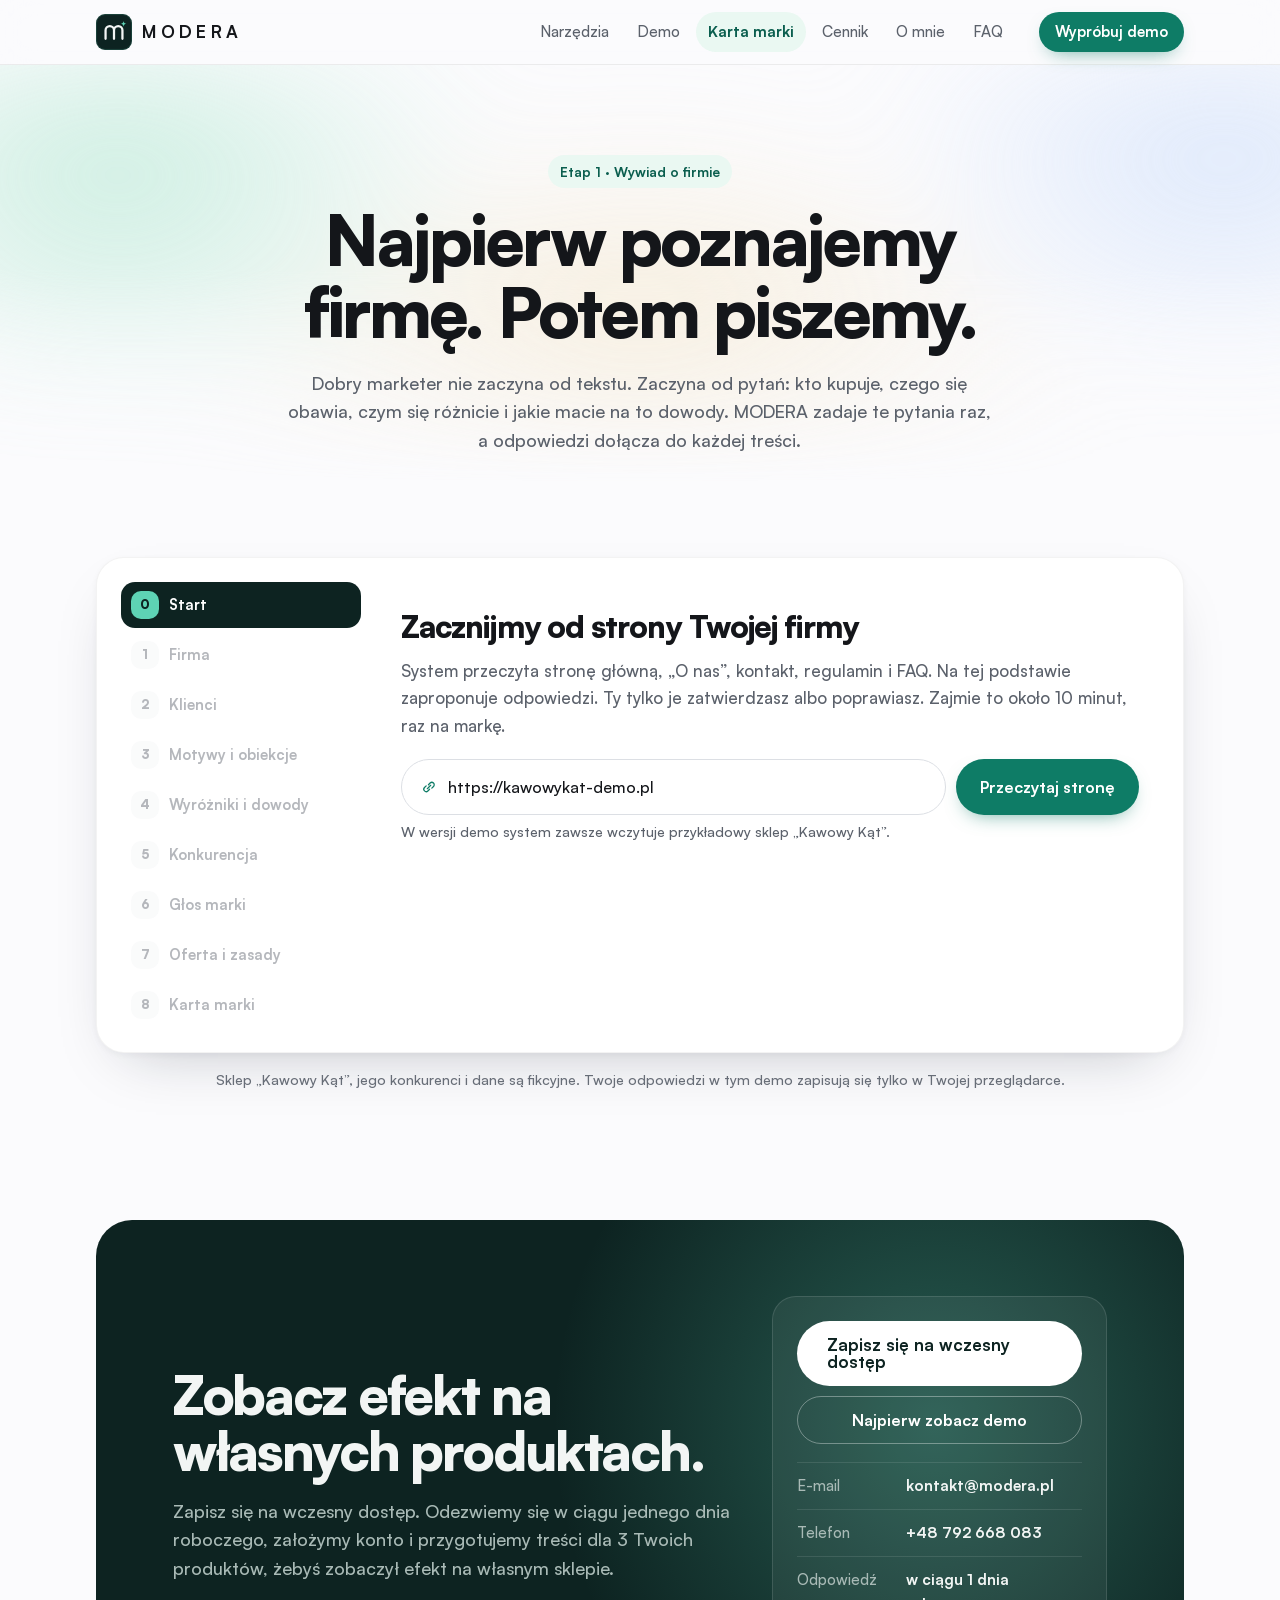
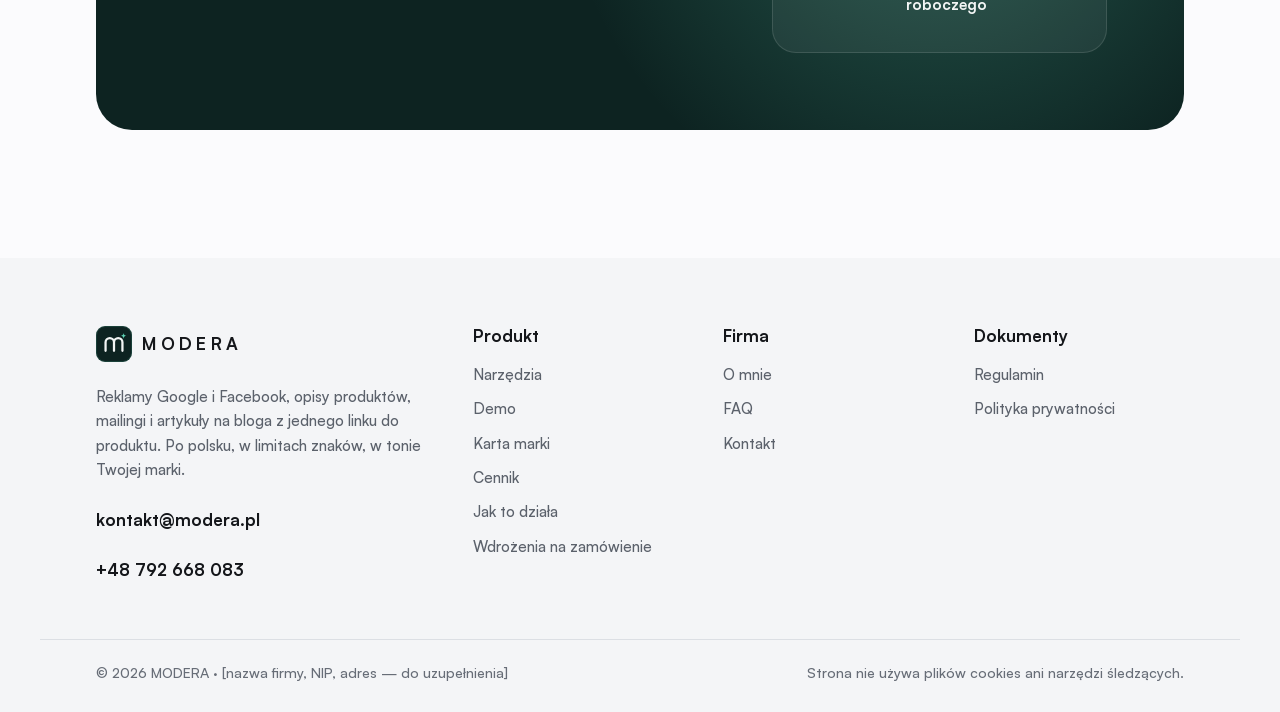
<file: marka.html>
<!DOCTYPE html>
<html lang="pl">
<head>
<meta charset="utf-8">
<meta name="viewport" content="width=device-width, initial-scale=1">
<title>Karta marki — MODERA | Wywiad o firmie, zanim powstanie pierwszy tekst</title>
<meta name="description" content="Zanim MODERA napisze reklamę, poznaje Twoją firmę: klientów, obiekcje, wyróżniki z dowodami, konkurencję i głos marki. Zobacz kreator na przykładowym sklepie.">
<link rel="canonical" href="https://borkowskiprzemo098.github.io/modera/marka.html">
<meta name="theme-color" content="#FBFBFD">
<meta property="og:type" content="website">
<meta property="og:locale" content="pl_PL">
<meta property="og:title" content="Karta marki — MODERA | Wywiad o firmie, zanim powstanie pierwszy tekst">
<meta property="og:description" content="Zanim MODERA napisze reklamę, poznaje Twoją firmę: klientów, obiekcje, wyróżniki z dowodami, konkurencję i głos marki. Zobacz kreator na przykładowym sklepie.">
<meta property="og:image" content="https://borkowskiprzemo098.github.io/modera/assets/og.jpg">
<link rel="icon" href="assets/favicon.svg" type="image/svg+xml">
<link rel="preload" href="assets/fonts/satoshi-900.woff2" as="font" type="font/woff2" crossorigin>
<link rel="preload" href="assets/fonts/satoshi-500.woff2" as="font" type="font/woff2" crossorigin>
<link rel="stylesheet" href="styles.css">
</head>
<body class="page-marka">
<svg width="0" height="0" class="sprite" aria-hidden="true">
  <defs>
    <symbol id="i-stats" viewBox="0 0 32 32"><path d="M5 27h22M8 22v-6M14 22V10M20 22v-9M26 22V6"/></symbol>
    <symbol id="i-consent" viewBox="0 0 32 32"><path d="M16 4 6 8v8c0 6 4.3 10.5 10 12 5.7-1.5 10-6 10-12V8L16 4Z"/><path d="m11.5 16 3.2 3.2L21 13"/></symbol>
    <symbol id="i-seo" viewBox="0 0 32 32"><circle cx="13" cy="13" r="8"/><path d="m19 19 8 8M9.5 15l3-3 2 2 3-3.5"/></symbol>
    <symbol id="i-aivis" viewBox="0 0 32 32"><path d="M3 16s5-9 13-9 13 9 13 9-5 9-13 9S3 16 3 16Z"/><path d="M16 11.5v9M11.5 16h9"/></symbol>
    <symbol id="i-cms" viewBox="0 0 32 32"><path d="M6 4h14l6 6v18H6V4Z"/><path d="M20 4v6h6M10 16h12M10 21h8"/></symbol>
    <symbol id="i-mail" viewBox="0 0 32 32"><path d="M4 7h24v18H4V7Z"/><path d="m4 8 12 10L28 8"/></symbol>
    <symbol id="i-campaign" viewBox="0 0 32 32"><path d="M5 13v6h5l11 6V7L10 13H5Z"/><path d="M10 19l2 7h4l-2-7M25 12v8"/></symbol>
    <symbol id="i-style" viewBox="0 0 32 32"><path d="M4 4h10v24H4V4Z"/><path d="M14 9l7-3 7 16-14 6"/><path d="M4 11h10M4 18h10"/></symbol>
    <symbol id="i-chat" viewBox="0 0 32 32"><path d="M4 5h18v12H11l-5 4v-4H4V5Z"/><path d="M22 11h6v12h-2v4l-5-4h-8v-2"/></symbol>
    <symbol id="i-funnel" viewBox="0 0 32 32"><path d="M4 5h24l-9 11v10l-6 3V16L4 5Z"/></symbol>
    <symbol id="i-share" viewBox="0 0 32 32"><path d="M13 19l6-6"/><path d="M11 14 8 17a4.2 4.2 0 0 0 6 6l3-3M21 18l3-3a4.2 4.2 0 0 0-6-6l-3 3"/></symbol>
    <symbol id="i-ask" viewBox="0 0 32 32"><path d="M4 5h24v17H13l-6 5v-5H4V5Z"/><path d="M10 17v-3M15 17v-6M20 17v-4"/></symbol>
    <symbol id="i-wave" viewBox="0 0 32 32"><path d="M4 16h3M9 11v10M13 7v18M17 12v8M21 9v14M25 14v4M28 16h1"/></symbol>
    <symbol id="i-plug" viewBox="0 0 32 32"><path d="M11 4v7M21 4v7M7 11h18v5a9 9 0 0 1-18 0v-5Z"/><path d="M16 25v4"/></symbol>
    <symbol id="i-lock" viewBox="0 0 32 32"><path d="M7 14h18v14H7V14Z"/><path d="M11 14V9a5 5 0 0 1 10 0v5M16 19v4"/></symbol>
    <symbol id="i-build" viewBox="0 0 32 32"><path d="M4 28h24M7 28V14l9-8 9 8v14"/><path d="M13 28v-8h6v8"/></symbol>
    <symbol id="i-data" viewBox="0 0 32 32"><ellipse cx="16" cy="7" rx="10" ry="3.5"/><path d="M6 7v18c0 2 4.5 3.5 10 3.5S26 27 26 25V7M6 16c0 2 4.5 3.5 10 3.5S26 18 26 16"/></symbol>
    <symbol id="i-people" viewBox="0 0 32 32"><circle cx="11" cy="10" r="4"/><path d="M3 26c0-5 3.6-8 8-8s8 3 8 8"/><path d="M20 15l4 4 5-7"/></symbol>
    <symbol id="i-school" viewBox="0 0 32 32"><path d="m2 12 14-6 14 6-14 6-14-6Z"/><path d="M8 15v7c2.5 2.3 5 3 8 3s5.5-.7 8-3v-7M28 13v9"/></symbol>
    <symbol id="i-yes" viewBox="0 0 32 32"><path d="m7 16.5 6 6L25 10"/></symbol>
    <symbol id="i-no" viewBox="0 0 32 32"><path d="m9 9 14 14M23 9 9 23"/></symbol>
    <symbol id="i-part" viewBox="0 0 32 32"><path d="M8 16h16"/></symbol>
    <symbol id="i-arrow" viewBox="0 0 32 32"><path d="M5 16h21M18 8l8 8-8 8"/></symbol>
    <symbol id="i-chev" viewBox="0 0 32 32"><path d="m12 7 9 9-9 9"/></symbol>
    <symbol id="i-flag" viewBox="0 0 32 32"><path d="M7 29V4M7 5h17l-4 6 4 6H7"/></symbol>
    <symbol id="i-users" viewBox="0 0 32 32"><circle cx="12" cy="11" r="4.5"/><path d="M3 27c0-5 4-8.5 9-8.5s9 3.5 9 8.5M21 6.5a4.5 4.5 0 0 1 0 9M24 19c3 1 5 3.8 5 8"/></symbol>
    <symbol id="i-key" viewBox="0 0 32 32"><circle cx="10" cy="20" r="6"/><path d="m14.5 15.5 12-12M22 8l4 4M18.5 11.5l3 3"/></symbol>
    <symbol id="i-cart" viewBox="0 0 32 32"><path d="M3 5h4l3 15h15l3-10H9"/><circle cx="12" cy="26" r="2"/><circle cx="23" cy="26" r="2"/></symbol>
    <symbol id="i-sheet" viewBox="0 0 32 32"><path d="M5 5h22v22H5V5Z"/><path d="M5 12h22M5 19h22M13 5v22"/></symbol>
    <symbol id="i-bell" viewBox="0 0 32 32"><path d="M8 22V14a8 8 0 0 1 16 0v8l2 3H6l2-3Z"/><path d="M13 28h6"/></symbol>
    <symbol id="i-spark" viewBox="0 0 32 32"><path d="M16 3v7M16 22v7M3 16h7M22 16h7M7 7l5 5M20 20l5 5M25 7l-5 5M12 20l-5 5"/></symbol>
    <symbol id="logo-mark" viewBox="0 0 64 64"><rect width="64" height="64" rx="16" fill="#0D2321"/><rect x="1" y="1" width="62" height="62" rx="15" fill="none" stroke="#5ED3B5" stroke-opacity=".28" stroke-width="1.2"/><path d="M17 44V29a7.5 7.5 0 0 1 15 0v15M32 29a7.5 7.5 0 0 1 15 0v15" fill="none" stroke="#F2F5F4" stroke-width="4" stroke-linecap="round" stroke-linejoin="round"/><path d="M49 12.5c.5 3.2 1.8 4.5 5 5-3.2.5-4.5 1.8-5 5-.5-3.2-1.8-4.5-5-5 3.2-.5 4.5-1.8 5-5Z" fill="#5ED3B5"/></symbol>
    <symbol id="i-cup" viewBox="0 0 32 32"><path d="M5 12h18v7a7 7 0 0 1-7 7h-4a7 7 0 0 1-7-7v-7Z"/><path d="M23 14h2a3 3 0 0 1 0 6h-2M10 4v4M15 3v5M20 4v4"/></symbol>
    <symbol id="i-bag" viewBox="0 0 32 32"><path d="M8 11a8 8 0 0 1 16 0v15a2 2 0 0 1-2 2H10a2 2 0 0 1-2-2V11Z"/><path d="M12 6V4h8v2M12 18h8v5h-8z"/></symbol>
    <symbol id="i-lamp" viewBox="0 0 32 32"><path d="M9 28h14M16 28V18l-6-8"/><path d="M6 6l8 2-4 7-6-3 2-6Z"/><path d="M12 16l3 3"/></symbol>
    <symbol id="i-copy" viewBox="0 0 32 32"><path d="M10 10h16v18H10z"/><path d="M6 22V4h14"/></symbol>
    <symbol id="i-link" viewBox="0 0 32 32"><path d="M13 19l6-6"/><path d="M11 14 8 17a4.2 4.2 0 0 0 6 6l3-3M21 18l3-3a4.2 4.2 0 0 0-6-6l-3 3"/></symbol>
    <symbol id="i-google" viewBox="0 0 32 32"><circle cx="14" cy="14" r="9"/><path d="m21 21 7 7"/></symbol>
    <symbol id="i-blog" viewBox="0 0 32 32"><path d="M6 4h20v24H6z"/><path d="M10 10h12M10 15h12M10 20h7"/></symbol>
    <symbol id="i-clock" viewBox="0 0 32 32"><circle cx="16" cy="16" r="12"/><path d="M16 9v7l5 3"/></symbol>
  </defs>
</svg>
<a class="skip" href="#main">Przejdź do treści</a>
<header class="bar" id="top">
  <div class="bar__in">
    <a class="brand" href="index.html">
      <svg class="brand__logo" aria-hidden="true"><use href="#logo-mark"/></svg><span class="brand__word">modera</span>
    </a>
    <nav class="nav" id="nav" aria-label="Główna nawigacja">
      <a href="index.html#narzedzia" data-nav="narzedzia">Narzędzia</a>
      <a href="demo.html" data-nav="demo">Demo</a>
      <a href="marka.html" data-nav="marka" aria-current="page">Karta marki</a>
      <a href="cennik.html" data-nav="cennik">Cennik</a>
      <a href="o-mnie.html" data-nav="o-mnie">O mnie</a>
      <a href="faq.html" data-nav="faq">FAQ</a>
      <a class="nav__cta" href="demo.html">Wypróbuj demo</a>
    </nav>
    <a class="pill pill--accent pill--sm bar__cta" href="demo.html">Wypróbuj demo</a>
    <button class="burger" type="button" aria-expanded="false" aria-controls="nav" aria-label="Otwórz menu"><span></span><span></span></button>
  </div>
</header>

<main id="main">
<section class="phero phero--demo" aria-labelledby="marka-h">
  <div class="hero__glow" aria-hidden="true"></div>
  <div class="wrap">
    <p class="eyebrow">Etap 1 · Wywiad o firmie</p>
    <h1 id="marka-h">Najpierw poznajemy firmę. Potem piszemy.</h1>
    <p class="phero__lead">Dobry marketer nie zaczyna od tekstu. Zaczyna od pytań: kto kupuje, czego się obawia, czym się różnicie i jakie macie na to dowody. MODERA zadaje te pytania raz, a odpowiedzi dołącza do każdej treści.</p>
  </div>
</section>

<section class="sec sec--tight" aria-label="Kreator karty marki">
  <div class="wrap">
    <div class="bapp" id="brandApp">
      <ol class="bnav"></ol>
      <div class="bmain">
        <div class="bpanel" tabindex="-1"></div>
        <div class="bfoot" hidden></div>
      </div>
    </div>
    <p class="note demo-disc">Sklep „Kawowy Kąt”, jego konkurenci i dane są fikcyjne. Twoje odpowiedzi w tym demo zapisują się tylko w Twojej przeglądarce.</p>
  </div>
</section>
<section class="cta-sec" id="kontakt" aria-labelledby="cta-h">
  <div class="wrap">
    <div class="cta">
      <div class="cta__copy">
        <h2 id="cta-h">Zobacz efekt na własnych produktach.</h2>
        <p>Zapisz się na wczesny dostęp. Odezwiemy się w ciągu jednego dnia roboczego, założymy konto i przygotujemy treści dla 3 Twoich produktów, żebyś zobaczył efekt na własnym sklepie.</p>
      </div>
      <div class="cta__card">
        <a class="pill pill--light pill--lg pill--block" href="mailto:kontakt@modera.pl?subject=Wczesny%20dost%C4%99p%20do%20MODERA">Zapisz się na wczesny dostęp</a>
        <a class="pill pill--outline-light pill--block" href="demo.html">Najpierw zobacz demo</a>
        <dl>
          <div><dt>E-mail</dt><dd><a href="mailto:kontakt@modera.pl">kontakt@modera.pl</a></dd></div>
          <div><dt>Telefon</dt><dd><a href="tel:+48792668083">+48 792 668 083</a></dd></div>
          <div><dt>Odpowiedź</dt><dd>w ciągu 1 dnia roboczego</dd></div>
        </dl>
      </div>
    </div>
  </div>
</section>

</main>
<footer class="foot">
  <div class="wrap foot__grid">
    <div>
      <a class="brand" href="index.html"><svg class="brand__logo" aria-hidden="true"><use href="#logo-mark"/></svg><span class="brand__word">modera</span></a>
      <p class="foot__about">Reklamy Google i Facebook, opisy produktów, mailingi i artykuły na bloga z jednego linku do produktu. Po polsku, w limitach znaków, w tonie Twojej marki.</p>
      <p class="foot__contact"><a href="mailto:kontakt@modera.pl">kontakt@modera.pl</a><a href="tel:+48792668083">+48 792 668 083</a></p>
    </div>
    <nav aria-label="Produkt"><p class="foot__h">Produkt</p><a href="index.html#narzedzia">Narzędzia</a><a href="demo.html">Demo</a><a href="marka.html">Karta marki</a><a href="cennik.html">Cennik</a><a href="index.html#jak-to-dziala">Jak to działa</a><a href="rozwiazania.html">Wdrożenia na zamówienie</a></nav>
    <nav aria-label="Firma"><p class="foot__h">Firma</p><a href="o-mnie.html">O mnie</a><a href="faq.html">FAQ</a><a href="#kontakt">Kontakt</a></nav>
    <nav aria-label="Dokumenty"><p class="foot__h">Dokumenty</p><a href="regulamin.html">Regulamin</a><a href="polityka-prywatnosci.html">Polityka prywatności</a></nav>
  </div>
  <div class="wrap foot__legal"><span>© 2026 MODERA · [nazwa firmy, NIP, adres — do uzupełnienia]</span><span>Strona nie używa plików cookies ani narzędzi śledzących.</span></div>
</footer>

<script src="assets/marka.js" defer></script>
<script src="app.js" defer></script>
</body>
</html>
</file>
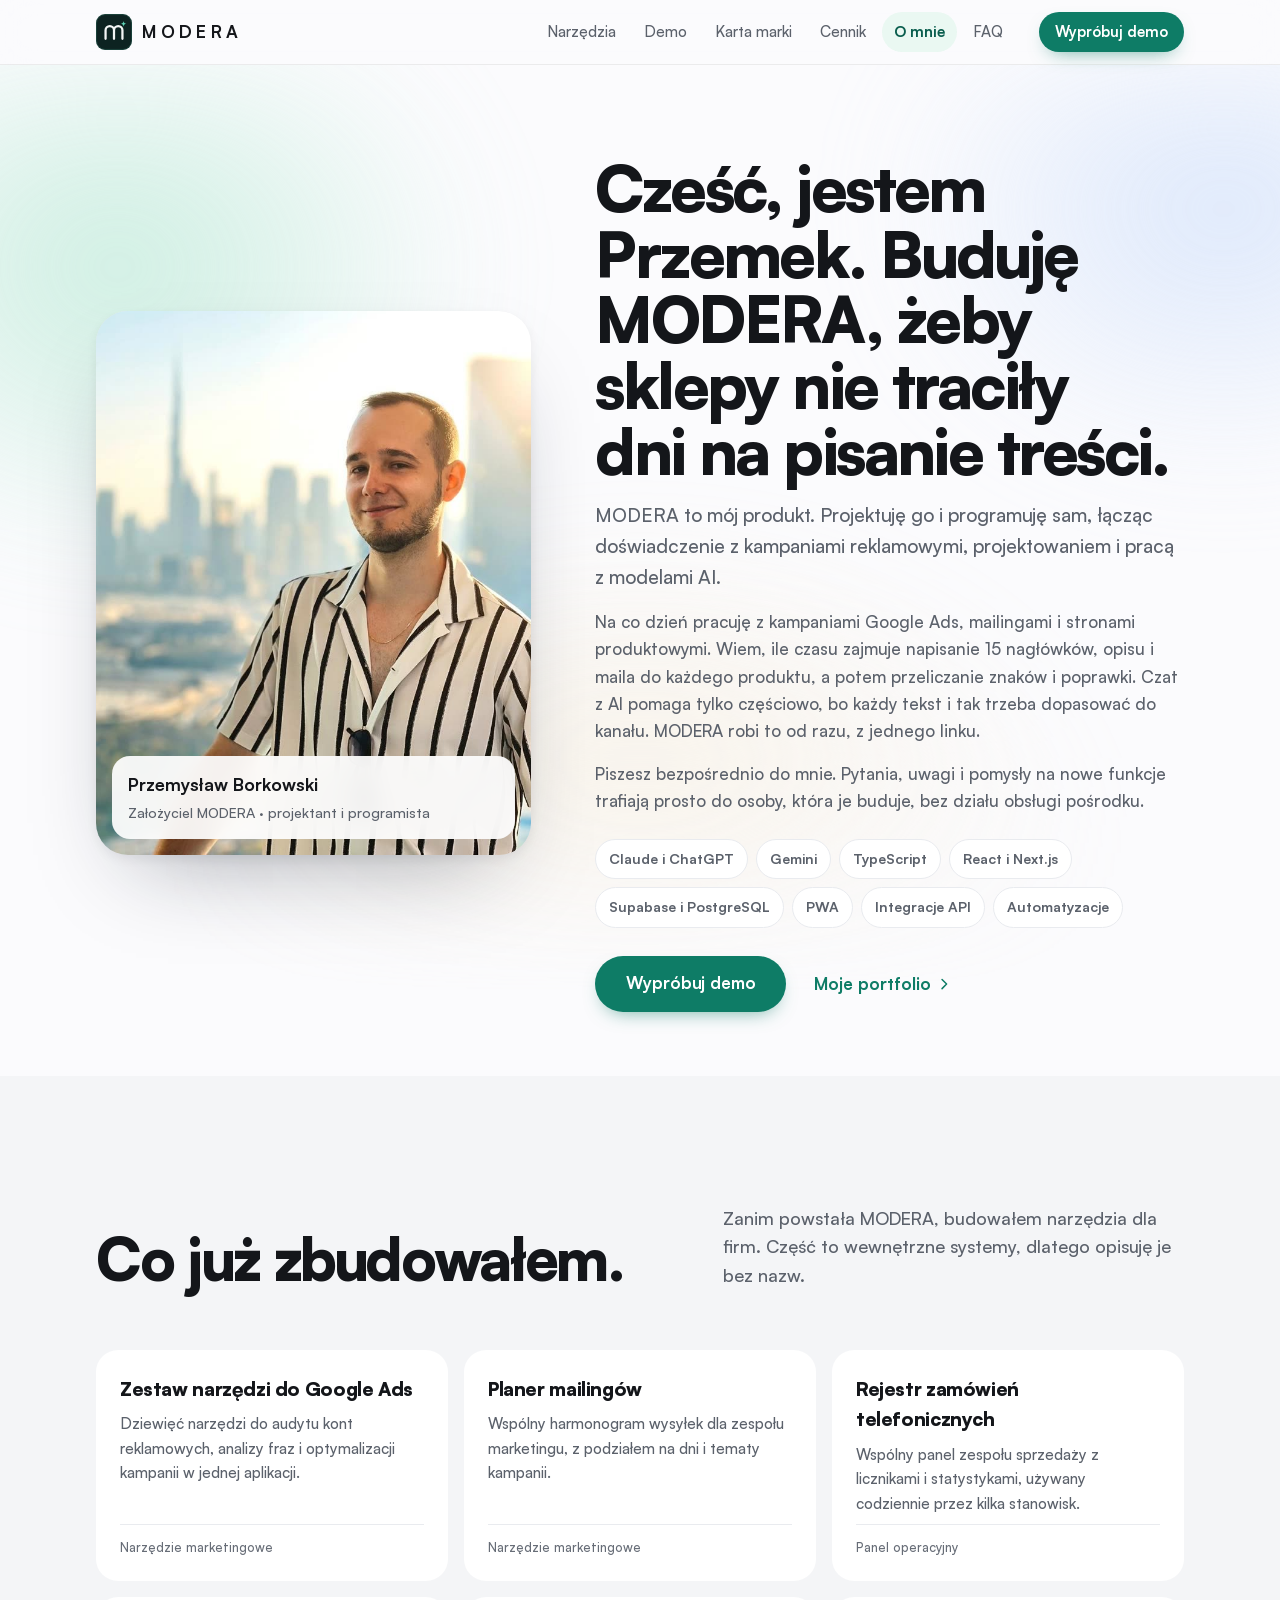
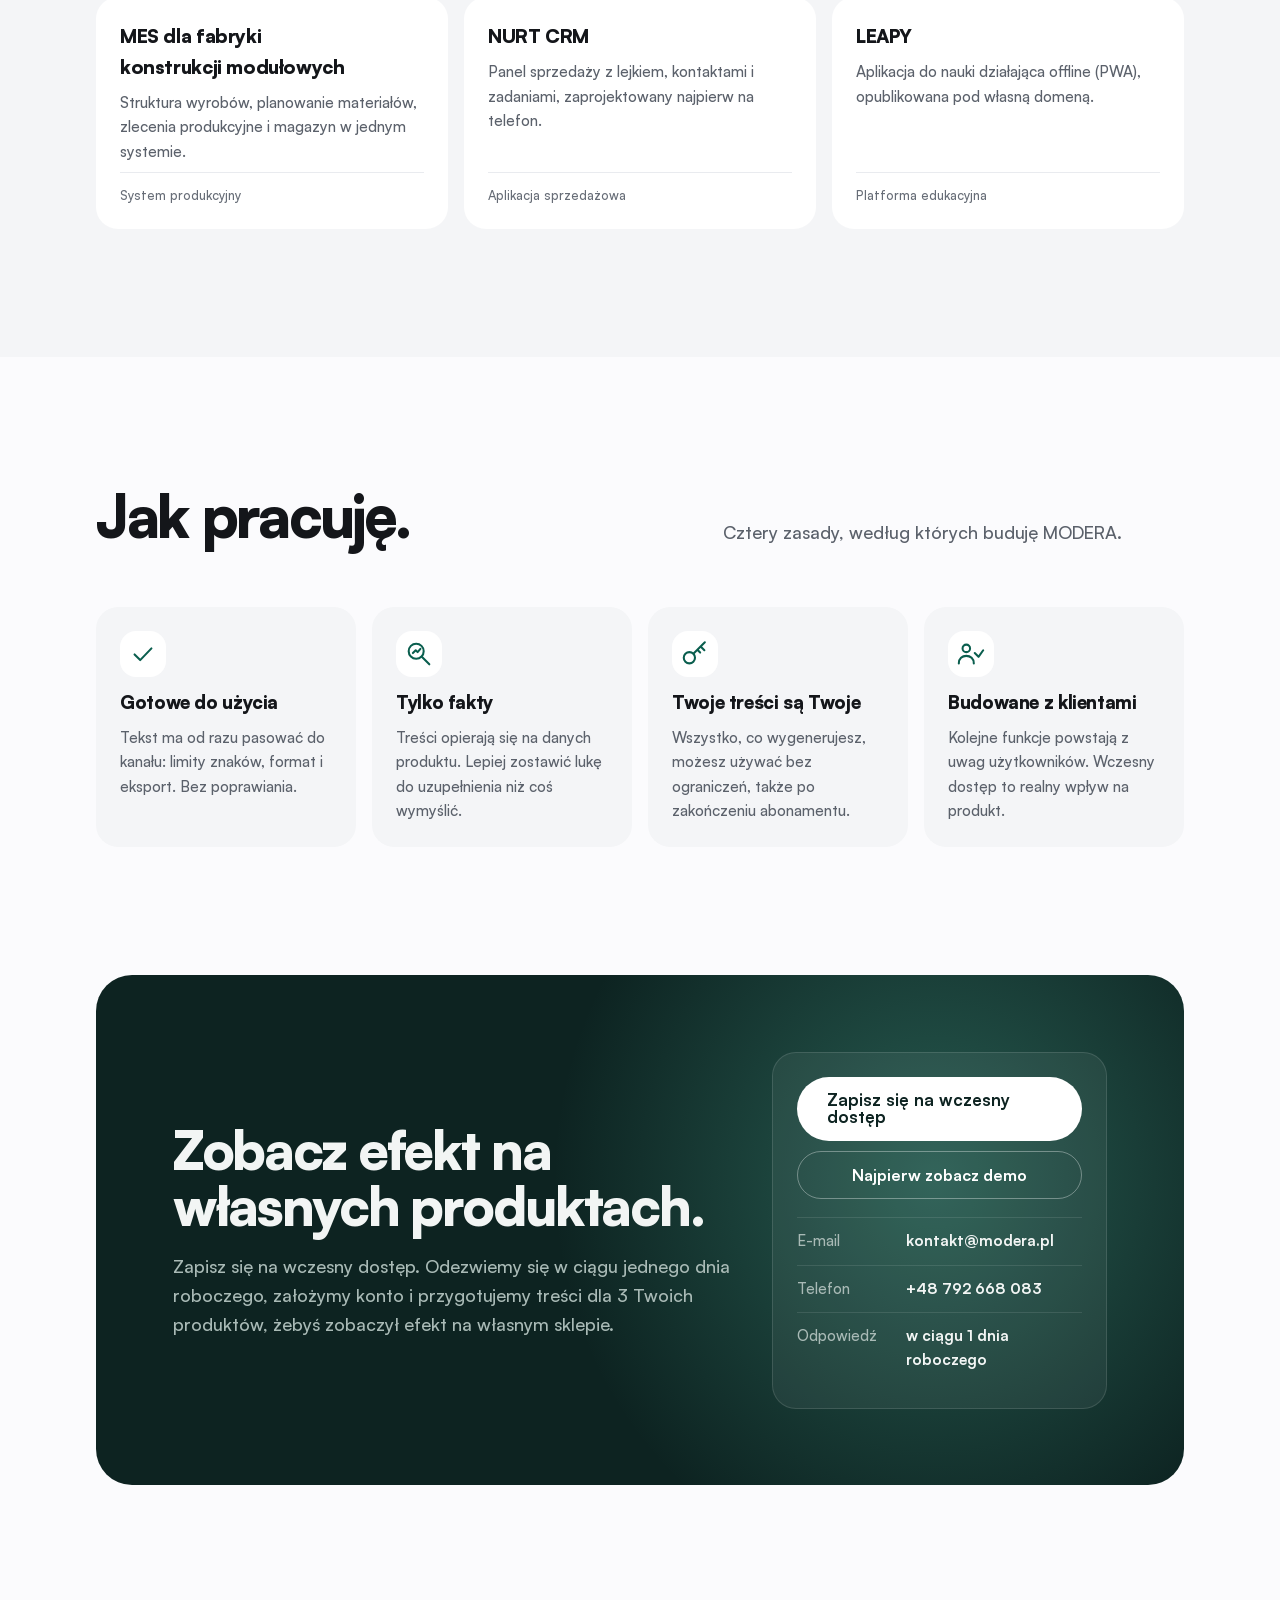
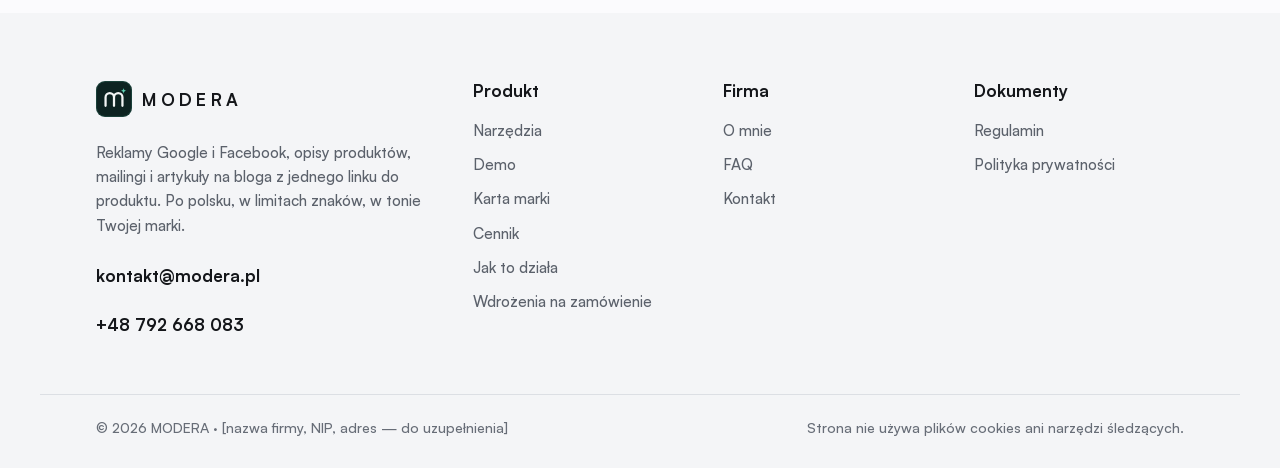
<file: o-mnie.html>
<!DOCTYPE html>
<html lang="pl">
<head>
<meta charset="utf-8">
<meta name="viewport" content="width=device-width, initial-scale=1">
<title>O mnie — Przemysław Borkowski, MODERA</title>
<meta name="description" content="Przemysław Borkowski, twórca MODERA: generatora reklam, opisów produktów i mailingów z jednego linku. Projektuję i programuję narzędzia dla sklepów i firm.">
<link rel="canonical" href="https://borkowskiprzemo098.github.io/modera/o-mnie.html">
<meta name="theme-color" content="#FBFBFD">
<meta property="og:type" content="website">
<meta property="og:locale" content="pl_PL">
<meta property="og:title" content="O mnie — Przemysław Borkowski, MODERA">
<meta property="og:description" content="Przemysław Borkowski, twórca MODERA: generatora reklam, opisów produktów i mailingów z jednego linku. Projektuję i programuję narzędzia dla sklepów i firm.">
<meta property="og:image" content="https://borkowskiprzemo098.github.io/modera/assets/og.jpg">
<link rel="icon" href="assets/favicon.svg" type="image/svg+xml">
<link rel="preload" href="assets/fonts/satoshi-900.woff2" as="font" type="font/woff2" crossorigin>
<link rel="preload" href="assets/fonts/satoshi-500.woff2" as="font" type="font/woff2" crossorigin>
<link rel="stylesheet" href="styles.css">
</head>
<body class="page-o-mnie">
<svg width="0" height="0" class="sprite" aria-hidden="true">
  <defs>
    <symbol id="i-stats" viewBox="0 0 32 32"><path d="M5 27h22M8 22v-6M14 22V10M20 22v-9M26 22V6"/></symbol>
    <symbol id="i-consent" viewBox="0 0 32 32"><path d="M16 4 6 8v8c0 6 4.3 10.5 10 12 5.7-1.5 10-6 10-12V8L16 4Z"/><path d="m11.5 16 3.2 3.2L21 13"/></symbol>
    <symbol id="i-seo" viewBox="0 0 32 32"><circle cx="13" cy="13" r="8"/><path d="m19 19 8 8M9.5 15l3-3 2 2 3-3.5"/></symbol>
    <symbol id="i-aivis" viewBox="0 0 32 32"><path d="M3 16s5-9 13-9 13 9 13 9-5 9-13 9S3 16 3 16Z"/><path d="M16 11.5v9M11.5 16h9"/></symbol>
    <symbol id="i-cms" viewBox="0 0 32 32"><path d="M6 4h14l6 6v18H6V4Z"/><path d="M20 4v6h6M10 16h12M10 21h8"/></symbol>
    <symbol id="i-mail" viewBox="0 0 32 32"><path d="M4 7h24v18H4V7Z"/><path d="m4 8 12 10L28 8"/></symbol>
    <symbol id="i-campaign" viewBox="0 0 32 32"><path d="M5 13v6h5l11 6V7L10 13H5Z"/><path d="M10 19l2 7h4l-2-7M25 12v8"/></symbol>
    <symbol id="i-style" viewBox="0 0 32 32"><path d="M4 4h10v24H4V4Z"/><path d="M14 9l7-3 7 16-14 6"/><path d="M4 11h10M4 18h10"/></symbol>
    <symbol id="i-chat" viewBox="0 0 32 32"><path d="M4 5h18v12H11l-5 4v-4H4V5Z"/><path d="M22 11h6v12h-2v4l-5-4h-8v-2"/></symbol>
    <symbol id="i-funnel" viewBox="0 0 32 32"><path d="M4 5h24l-9 11v10l-6 3V16L4 5Z"/></symbol>
    <symbol id="i-share" viewBox="0 0 32 32"><path d="M13 19l6-6"/><path d="M11 14 8 17a4.2 4.2 0 0 0 6 6l3-3M21 18l3-3a4.2 4.2 0 0 0-6-6l-3 3"/></symbol>
    <symbol id="i-ask" viewBox="0 0 32 32"><path d="M4 5h24v17H13l-6 5v-5H4V5Z"/><path d="M10 17v-3M15 17v-6M20 17v-4"/></symbol>
    <symbol id="i-wave" viewBox="0 0 32 32"><path d="M4 16h3M9 11v10M13 7v18M17 12v8M21 9v14M25 14v4M28 16h1"/></symbol>
    <symbol id="i-plug" viewBox="0 0 32 32"><path d="M11 4v7M21 4v7M7 11h18v5a9 9 0 0 1-18 0v-5Z"/><path d="M16 25v4"/></symbol>
    <symbol id="i-lock" viewBox="0 0 32 32"><path d="M7 14h18v14H7V14Z"/><path d="M11 14V9a5 5 0 0 1 10 0v5M16 19v4"/></symbol>
    <symbol id="i-build" viewBox="0 0 32 32"><path d="M4 28h24M7 28V14l9-8 9 8v14"/><path d="M13 28v-8h6v8"/></symbol>
    <symbol id="i-data" viewBox="0 0 32 32"><ellipse cx="16" cy="7" rx="10" ry="3.5"/><path d="M6 7v18c0 2 4.5 3.5 10 3.5S26 27 26 25V7M6 16c0 2 4.5 3.5 10 3.5S26 18 26 16"/></symbol>
    <symbol id="i-people" viewBox="0 0 32 32"><circle cx="11" cy="10" r="4"/><path d="M3 26c0-5 3.6-8 8-8s8 3 8 8"/><path d="M20 15l4 4 5-7"/></symbol>
    <symbol id="i-school" viewBox="0 0 32 32"><path d="m2 12 14-6 14 6-14 6-14-6Z"/><path d="M8 15v7c2.5 2.3 5 3 8 3s5.5-.7 8-3v-7M28 13v9"/></symbol>
    <symbol id="i-yes" viewBox="0 0 32 32"><path d="m7 16.5 6 6L25 10"/></symbol>
    <symbol id="i-no" viewBox="0 0 32 32"><path d="m9 9 14 14M23 9 9 23"/></symbol>
    <symbol id="i-part" viewBox="0 0 32 32"><path d="M8 16h16"/></symbol>
    <symbol id="i-arrow" viewBox="0 0 32 32"><path d="M5 16h21M18 8l8 8-8 8"/></symbol>
    <symbol id="i-chev" viewBox="0 0 32 32"><path d="m12 7 9 9-9 9"/></symbol>
    <symbol id="i-flag" viewBox="0 0 32 32"><path d="M7 29V4M7 5h17l-4 6 4 6H7"/></symbol>
    <symbol id="i-users" viewBox="0 0 32 32"><circle cx="12" cy="11" r="4.5"/><path d="M3 27c0-5 4-8.5 9-8.5s9 3.5 9 8.5M21 6.5a4.5 4.5 0 0 1 0 9M24 19c3 1 5 3.8 5 8"/></symbol>
    <symbol id="i-key" viewBox="0 0 32 32"><circle cx="10" cy="20" r="6"/><path d="m14.5 15.5 12-12M22 8l4 4M18.5 11.5l3 3"/></symbol>
    <symbol id="i-cart" viewBox="0 0 32 32"><path d="M3 5h4l3 15h15l3-10H9"/><circle cx="12" cy="26" r="2"/><circle cx="23" cy="26" r="2"/></symbol>
    <symbol id="i-sheet" viewBox="0 0 32 32"><path d="M5 5h22v22H5V5Z"/><path d="M5 12h22M5 19h22M13 5v22"/></symbol>
    <symbol id="i-bell" viewBox="0 0 32 32"><path d="M8 22V14a8 8 0 0 1 16 0v8l2 3H6l2-3Z"/><path d="M13 28h6"/></symbol>
    <symbol id="i-spark" viewBox="0 0 32 32"><path d="M16 3v7M16 22v7M3 16h7M22 16h7M7 7l5 5M20 20l5 5M25 7l-5 5M12 20l-5 5"/></symbol>
    <symbol id="logo-mark" viewBox="0 0 64 64"><rect width="64" height="64" rx="16" fill="#0D2321"/><rect x="1" y="1" width="62" height="62" rx="15" fill="none" stroke="#5ED3B5" stroke-opacity=".28" stroke-width="1.2"/><path d="M17 44V29a7.5 7.5 0 0 1 15 0v15M32 29a7.5 7.5 0 0 1 15 0v15" fill="none" stroke="#F2F5F4" stroke-width="4" stroke-linecap="round" stroke-linejoin="round"/><path d="M49 12.5c.5 3.2 1.8 4.5 5 5-3.2.5-4.5 1.8-5 5-.5-3.2-1.8-4.5-5-5 3.2-.5 4.5-1.8 5-5Z" fill="#5ED3B5"/></symbol>
    <symbol id="i-cup" viewBox="0 0 32 32"><path d="M5 12h18v7a7 7 0 0 1-7 7h-4a7 7 0 0 1-7-7v-7Z"/><path d="M23 14h2a3 3 0 0 1 0 6h-2M10 4v4M15 3v5M20 4v4"/></symbol>
    <symbol id="i-bag" viewBox="0 0 32 32"><path d="M8 11a8 8 0 0 1 16 0v15a2 2 0 0 1-2 2H10a2 2 0 0 1-2-2V11Z"/><path d="M12 6V4h8v2M12 18h8v5h-8z"/></symbol>
    <symbol id="i-lamp" viewBox="0 0 32 32"><path d="M9 28h14M16 28V18l-6-8"/><path d="M6 6l8 2-4 7-6-3 2-6Z"/><path d="M12 16l3 3"/></symbol>
    <symbol id="i-copy" viewBox="0 0 32 32"><path d="M10 10h16v18H10z"/><path d="M6 22V4h14"/></symbol>
    <symbol id="i-link" viewBox="0 0 32 32"><path d="M13 19l6-6"/><path d="M11 14 8 17a4.2 4.2 0 0 0 6 6l3-3M21 18l3-3a4.2 4.2 0 0 0-6-6l-3 3"/></symbol>
    <symbol id="i-google" viewBox="0 0 32 32"><circle cx="14" cy="14" r="9"/><path d="m21 21 7 7"/></symbol>
    <symbol id="i-blog" viewBox="0 0 32 32"><path d="M6 4h20v24H6z"/><path d="M10 10h12M10 15h12M10 20h7"/></symbol>
    <symbol id="i-clock" viewBox="0 0 32 32"><circle cx="16" cy="16" r="12"/><path d="M16 9v7l5 3"/></symbol>
  </defs>
</svg>
<a class="skip" href="#main">Przejdź do treści</a>
<header class="bar" id="top">
  <div class="bar__in">
    <a class="brand" href="index.html">
      <svg class="brand__logo" aria-hidden="true"><use href="#logo-mark"/></svg><span class="brand__word">modera</span>
    </a>
    <nav class="nav" id="nav" aria-label="Główna nawigacja">
      <a href="index.html#narzedzia" data-nav="narzedzia">Narzędzia</a>
      <a href="demo.html" data-nav="demo">Demo</a>
      <a href="marka.html" data-nav="marka">Karta marki</a>
      <a href="cennik.html" data-nav="cennik">Cennik</a>
      <a href="o-mnie.html" data-nav="o-mnie" aria-current="page">O mnie</a>
      <a href="faq.html" data-nav="faq">FAQ</a>
      <a class="nav__cta" href="demo.html">Wypróbuj demo</a>
    </nav>
    <a class="pill pill--accent pill--sm bar__cta" href="demo.html">Wypróbuj demo</a>
    <button class="burger" type="button" aria-expanded="false" aria-controls="nav" aria-label="Otwórz menu"><span></span><span></span></button>
  </div>
</header>

<main id="main">
<section class="phero phero--about" aria-labelledby="about-h">
  <div class="hero__glow" aria-hidden="true"></div>
  <div class="wrap about">
    <figure class="about__photo">
      <img src="assets/portret.jpg" alt="Przemysław Borkowski, założyciel MODERA" width="720" height="922">
      <figcaption class="about__card"><b>Przemysław Borkowski</b><span>Założyciel MODERA · projektant i programista</span></figcaption>
    </figure>
    <div class="about__text">
      <h1 id="about-h">Cześć, jestem Przemek. Buduję MODERA, żeby sklepy nie traciły dni na pisanie treści.</h1>
      <p class="about__lead">MODERA to mój produkt. Projektuję go i programuję sam, łącząc doświadczenie z kampaniami reklamowymi, projektowaniem i pracą z modelami AI.</p>
      <p>Na co dzień pracuję z kampaniami Google Ads, mailingami i stronami produktowymi. Wiem, ile czasu zajmuje napisanie 15 nagłówków, opisu i maila do każdego produktu, a potem przeliczanie znaków i poprawki. Czat z AI pomaga tylko częściowo, bo każdy tekst i tak trzeba dopasować do kanału. MODERA robi to od razu, z jednego linku.</p>
      <p>Piszesz bezpośrednio do mnie. Pytania, uwagi i pomysły na nowe funkcje trafiają prosto do osoby, która je buduje, bez działu obsługi pośrodku.</p>
      <div class="chips">
        <span>Claude i ChatGPT</span><span>Gemini</span><span>TypeScript</span><span>React i Next.js</span><span>Supabase i PostgreSQL</span><span>PWA</span><span>Integracje API</span><span>Automatyzacje</span>
      </div>
      <div class="hero__actions hero__actions--left">
        <a class="pill pill--accent pill--lg" href="demo.html">Wypróbuj demo</a>
        <a class="textlink" href="https://borkowskiprzemo098.github.io/PORTFOLIO/" target="_blank" rel="noopener">Moje portfolio <svg class="ic"><use href="#i-chev"/></svg></a>
      </div>
    </div>
  </div>
</section>

<section class="sec sec--grey" aria-labelledby="built-h">
  <div class="wrap">
    <div class="head">
      <h2 id="built-h">Co już zbudowałem.</h2>
      <p>Zanim powstała MODERA, budowałem narzędzia dla firm. Część to wewnętrzne systemy, dlatego opisuję je bez nazw.</p>
    </div>
    <div class="built">
      <article class="built__item"><h3>Zestaw narzędzi do Google Ads</h3><p>Dziewięć narzędzi do audytu kont reklamowych, analizy fraz i optymalizacji kampanii w jednej aplikacji.</p><span class="built__kind">Narzędzie marketingowe</span></article>
      <article class="built__item"><h3>Planer mailingów</h3><p>Wspólny harmonogram wysyłek dla zespołu marketingu, z podziałem na dni i tematy kampanii.</p><span class="built__kind">Narzędzie marketingowe</span></article>
      <article class="built__item"><h3>Rejestr zamówień telefonicznych</h3><p>Wspólny panel zespołu sprzedaży z licznikami i statystykami, używany codziennie przez kilka stanowisk.</p><span class="built__kind">Panel operacyjny</span></article>
      <article class="built__item"><h3>MES dla fabryki konstrukcji modułowych</h3><p>Struktura wyrobów, planowanie materiałów, zlecenia produkcyjne i magazyn w jednym systemie.</p><span class="built__kind">System produkcyjny</span></article>
      <article class="built__item"><h3>NURT CRM</h3><p>Panel sprzedaży z lejkiem, kontaktami i zadaniami, zaprojektowany najpierw na telefon.</p><span class="built__kind">Aplikacja sprzedażowa</span></article>
      <article class="built__item"><h3>LEAPY</h3><p>Aplikacja do nauki działająca offline (PWA), opublikowana pod własną domeną.</p><span class="built__kind">Platforma edukacyjna</span></article>
    </div>
  </div>
</section>

<section class="sec" aria-labelledby="val-h">
  <div class="wrap">
    <div class="head">
      <h2 id="val-h">Jak pracuję.</h2>
      <p>Cztery zasady, według których buduję MODERA.</p>
    </div>
    <div class="values">
      <article class="value"><span class="tile-ic"><svg class="ic"><use href="#i-yes"/></svg></span><h3>Gotowe do użycia</h3><p>Tekst ma od razu pasować do kanału: limity znaków, format i eksport. Bez poprawiania.</p></article>
      <article class="value"><span class="tile-ic"><svg class="ic"><use href="#i-seo"/></svg></span><h3>Tylko fakty</h3><p>Treści opierają się na danych produktu. Lepiej zostawić lukę do uzupełnienia niż coś wymyślić.</p></article>
      <article class="value"><span class="tile-ic"><svg class="ic"><use href="#i-key"/></svg></span><h3>Twoje treści są Twoje</h3><p>Wszystko, co wygenerujesz, możesz używać bez ograniczeń, także po zakończeniu abonamentu.</p></article>
      <article class="value"><span class="tile-ic"><svg class="ic"><use href="#i-people"/></svg></span><h3>Budowane z klientami</h3><p>Kolejne funkcje powstają z uwag użytkowników. Wczesny dostęp to realny wpływ na produkt.</p></article>
    </div>
  </div>
</section>
<section class="cta-sec" id="kontakt" aria-labelledby="cta-h">
  <div class="wrap">
    <div class="cta">
      <div class="cta__copy">
        <h2 id="cta-h">Zobacz efekt na własnych produktach.</h2>
        <p>Zapisz się na wczesny dostęp. Odezwiemy się w ciągu jednego dnia roboczego, założymy konto i przygotujemy treści dla 3 Twoich produktów, żebyś zobaczył efekt na własnym sklepie.</p>
      </div>
      <div class="cta__card">
        <a class="pill pill--light pill--lg pill--block" href="mailto:kontakt@modera.pl?subject=Wczesny%20dost%C4%99p%20do%20MODERA">Zapisz się na wczesny dostęp</a>
        <a class="pill pill--outline-light pill--block" href="demo.html">Najpierw zobacz demo</a>
        <dl>
          <div><dt>E-mail</dt><dd><a href="mailto:kontakt@modera.pl">kontakt@modera.pl</a></dd></div>
          <div><dt>Telefon</dt><dd><a href="tel:+48792668083">+48 792 668 083</a></dd></div>
          <div><dt>Odpowiedź</dt><dd>w ciągu 1 dnia roboczego</dd></div>
        </dl>
      </div>
    </div>
  </div>
</section>

</main>
<footer class="foot">
  <div class="wrap foot__grid">
    <div>
      <a class="brand" href="index.html"><svg class="brand__logo" aria-hidden="true"><use href="#logo-mark"/></svg><span class="brand__word">modera</span></a>
      <p class="foot__about">Reklamy Google i Facebook, opisy produktów, mailingi i artykuły na bloga z jednego linku do produktu. Po polsku, w limitach znaków, w tonie Twojej marki.</p>
      <p class="foot__contact"><a href="mailto:kontakt@modera.pl">kontakt@modera.pl</a><a href="tel:+48792668083">+48 792 668 083</a></p>
    </div>
    <nav aria-label="Produkt"><p class="foot__h">Produkt</p><a href="index.html#narzedzia">Narzędzia</a><a href="demo.html">Demo</a><a href="marka.html">Karta marki</a><a href="cennik.html">Cennik</a><a href="index.html#jak-to-dziala">Jak to działa</a><a href="rozwiazania.html">Wdrożenia na zamówienie</a></nav>
    <nav aria-label="Firma"><p class="foot__h">Firma</p><a href="o-mnie.html">O mnie</a><a href="faq.html">FAQ</a><a href="#kontakt">Kontakt</a></nav>
    <nav aria-label="Dokumenty"><p class="foot__h">Dokumenty</p><a href="regulamin.html">Regulamin</a><a href="polityka-prywatnosci.html">Polityka prywatności</a></nav>
  </div>
  <div class="wrap foot__legal"><span>© 2026 MODERA · [nazwa firmy, NIP, adres — do uzupełnienia]</span><span>Strona nie używa plików cookies ani narzędzi śledzących.</span></div>
</footer>


<script src="app.js" defer></script>
</body>
</html>
</file>
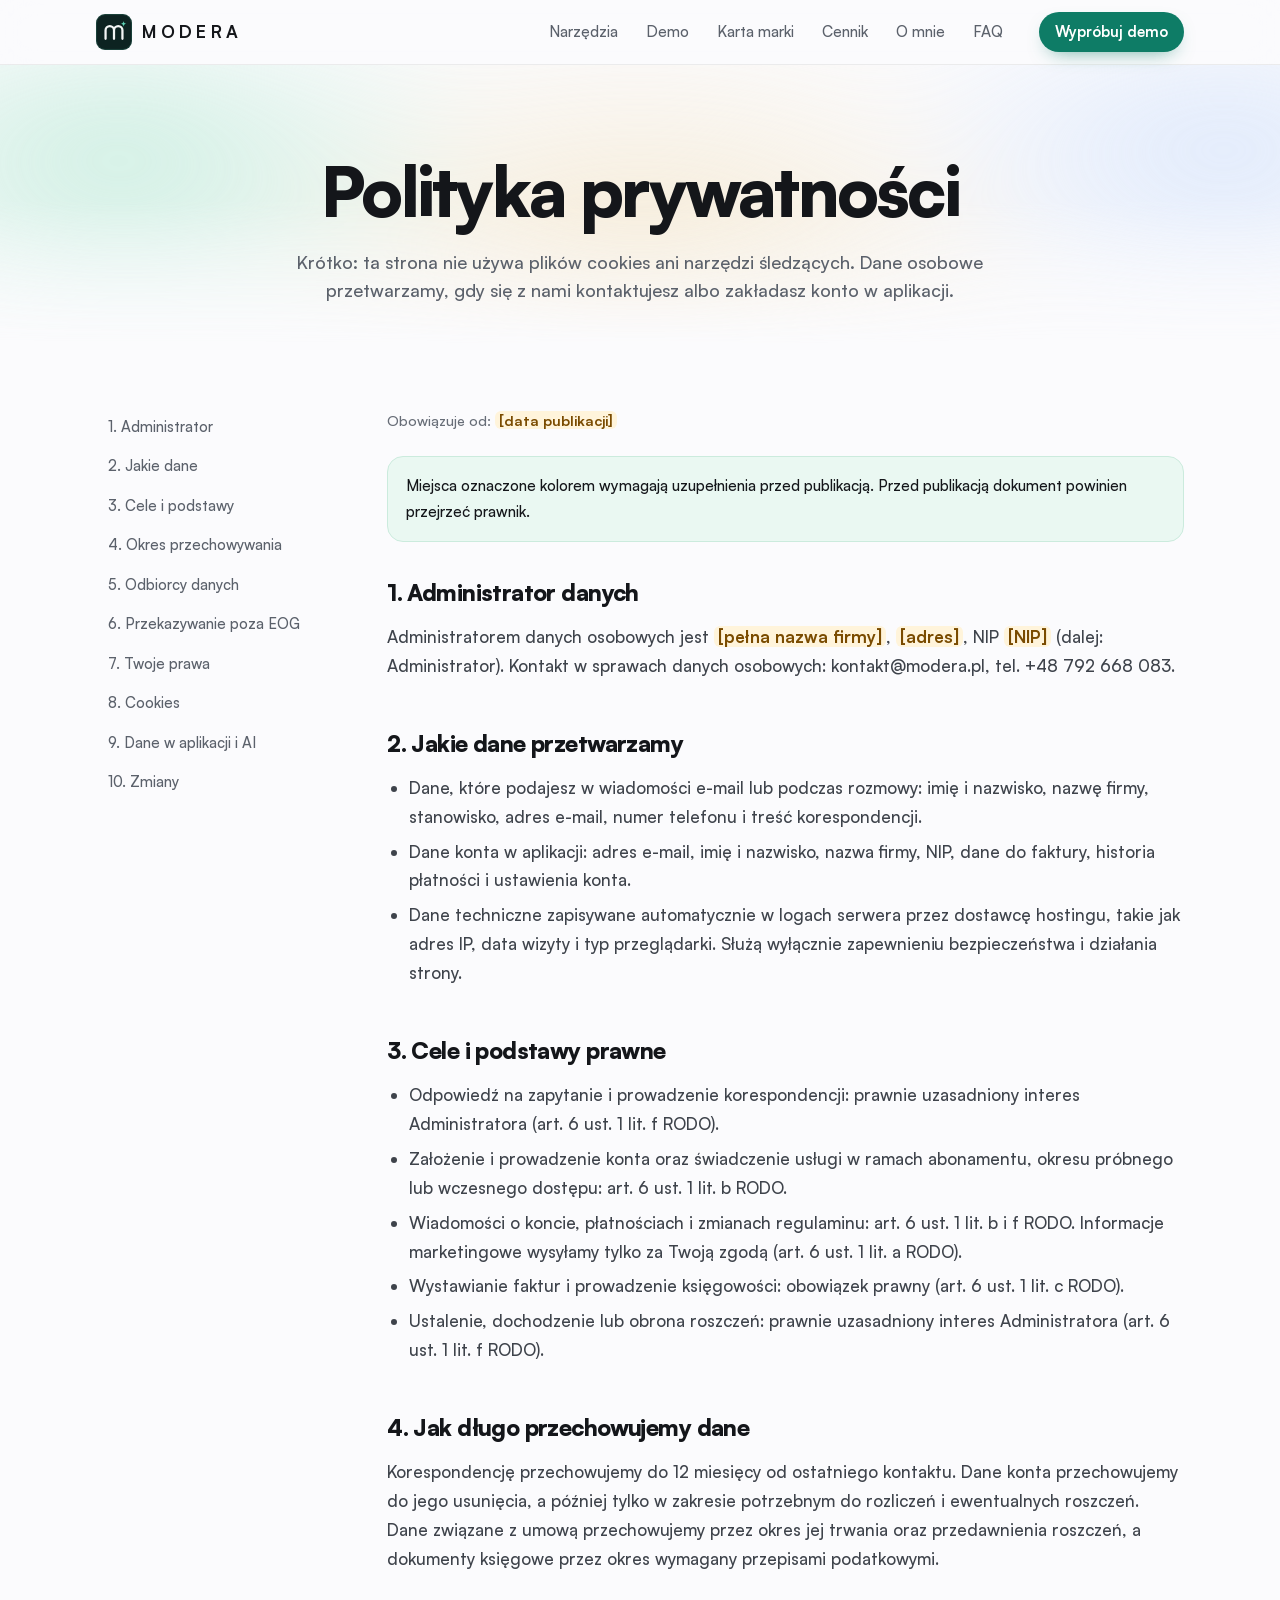
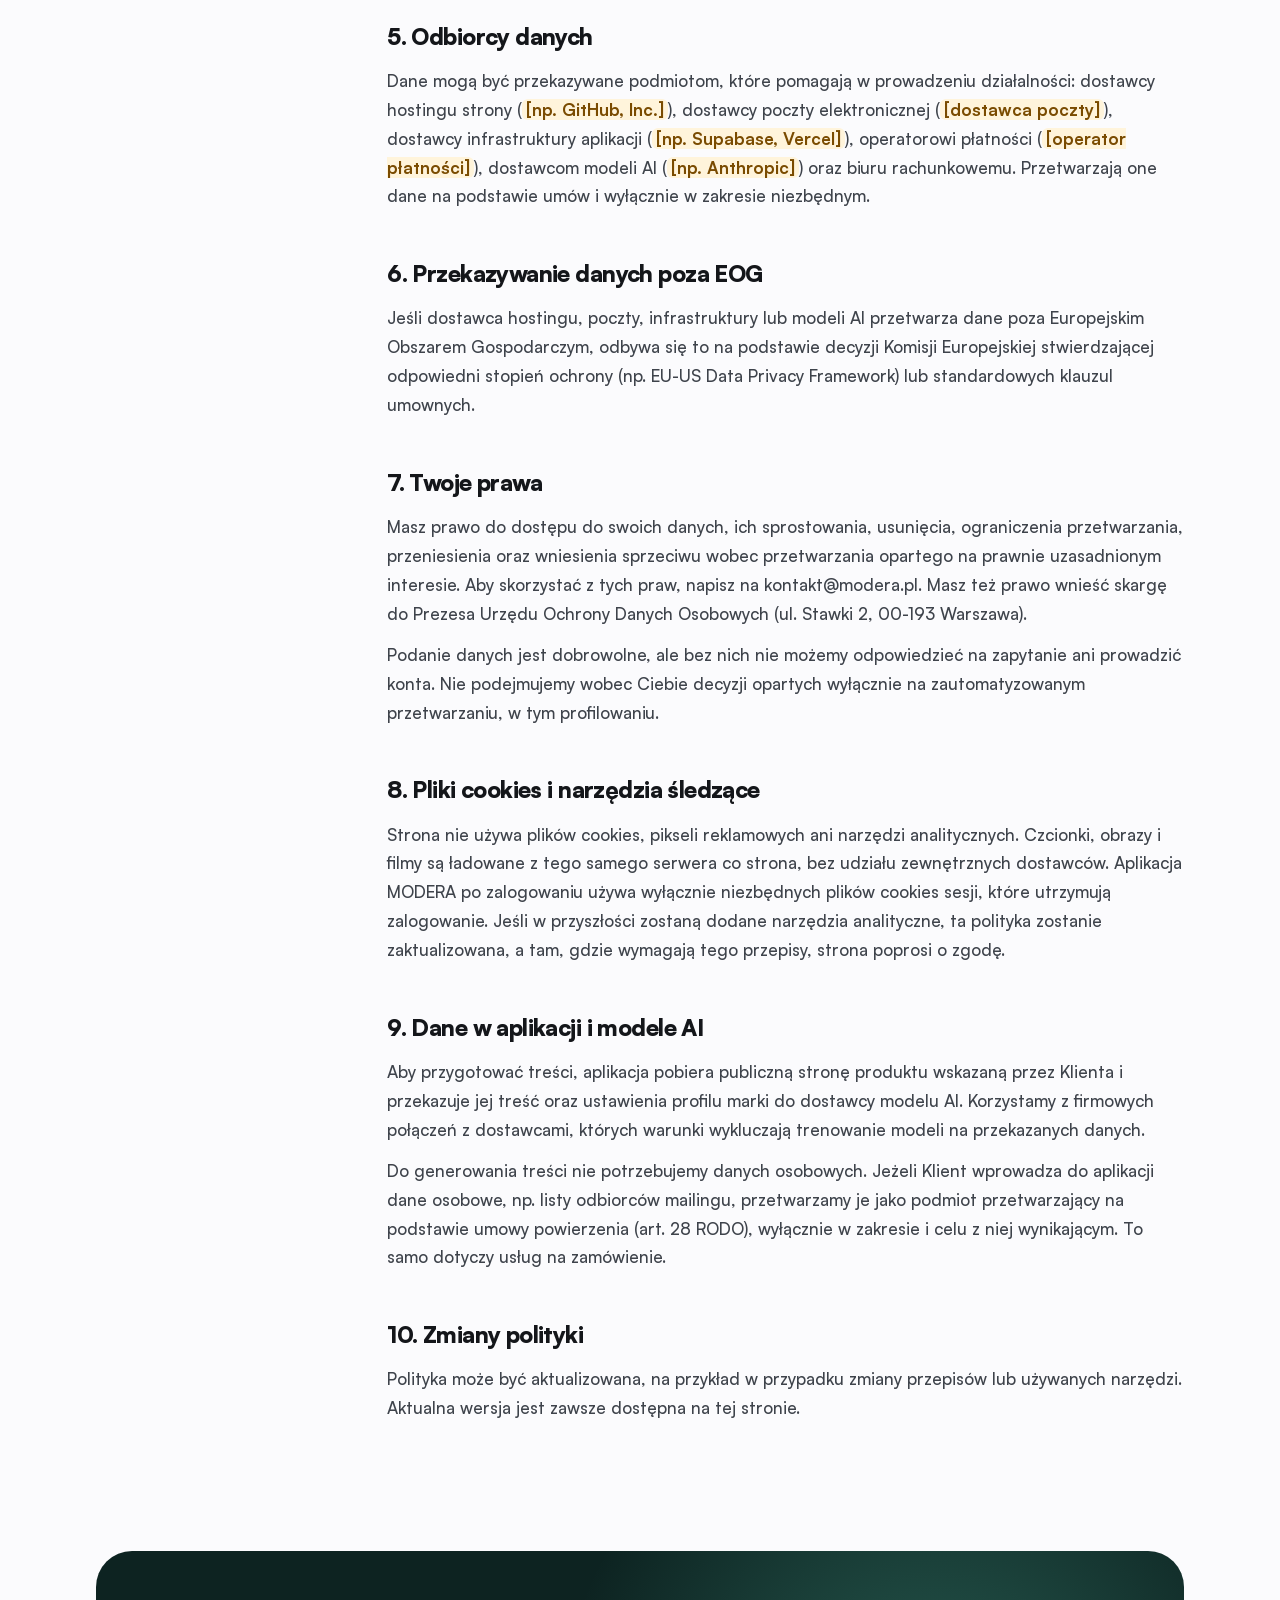
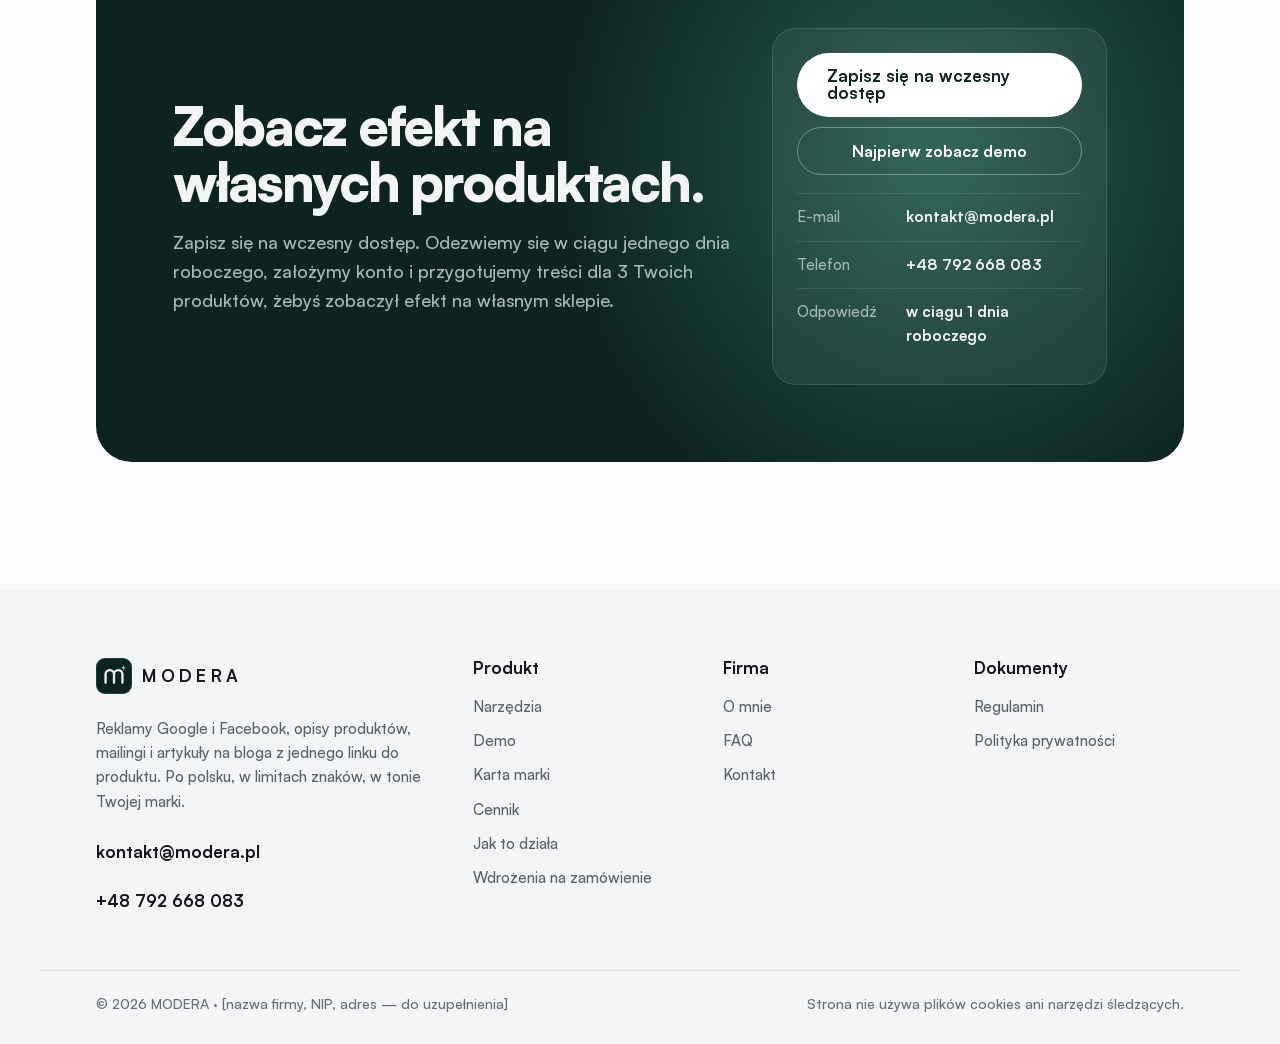
<file: polityka-prywatnosci.html>
<!DOCTYPE html>
<html lang="pl">
<head>
<meta charset="utf-8">
<meta name="viewport" content="width=device-width, initial-scale=1">
<title>Polityka prywatności — MODERA</title>
<meta name="description" content="Jak MODERA przetwarza dane osobowe. Strona nie używa plików cookies ani narzędzi śledzących.">
<link rel="canonical" href="https://borkowskiprzemo098.github.io/modera/polityka-prywatnosci.html">
<meta name="theme-color" content="#FBFBFD">
<meta property="og:type" content="website">
<meta property="og:locale" content="pl_PL">
<meta property="og:title" content="Polityka prywatności — MODERA">
<meta property="og:description" content="Jak MODERA przetwarza dane osobowe. Strona nie używa plików cookies ani narzędzi śledzących.">
<meta property="og:image" content="https://borkowskiprzemo098.github.io/modera/assets/og.jpg">
<link rel="icon" href="assets/favicon.svg" type="image/svg+xml">
<link rel="preload" href="assets/fonts/satoshi-900.woff2" as="font" type="font/woff2" crossorigin>
<link rel="preload" href="assets/fonts/satoshi-500.woff2" as="font" type="font/woff2" crossorigin>
<link rel="stylesheet" href="styles.css">
</head>
<body class="page-polityka">
<svg width="0" height="0" class="sprite" aria-hidden="true">
  <defs>
    <symbol id="i-stats" viewBox="0 0 32 32"><path d="M5 27h22M8 22v-6M14 22V10M20 22v-9M26 22V6"/></symbol>
    <symbol id="i-consent" viewBox="0 0 32 32"><path d="M16 4 6 8v8c0 6 4.3 10.5 10 12 5.7-1.5 10-6 10-12V8L16 4Z"/><path d="m11.5 16 3.2 3.2L21 13"/></symbol>
    <symbol id="i-seo" viewBox="0 0 32 32"><circle cx="13" cy="13" r="8"/><path d="m19 19 8 8M9.5 15l3-3 2 2 3-3.5"/></symbol>
    <symbol id="i-aivis" viewBox="0 0 32 32"><path d="M3 16s5-9 13-9 13 9 13 9-5 9-13 9S3 16 3 16Z"/><path d="M16 11.5v9M11.5 16h9"/></symbol>
    <symbol id="i-cms" viewBox="0 0 32 32"><path d="M6 4h14l6 6v18H6V4Z"/><path d="M20 4v6h6M10 16h12M10 21h8"/></symbol>
    <symbol id="i-mail" viewBox="0 0 32 32"><path d="M4 7h24v18H4V7Z"/><path d="m4 8 12 10L28 8"/></symbol>
    <symbol id="i-campaign" viewBox="0 0 32 32"><path d="M5 13v6h5l11 6V7L10 13H5Z"/><path d="M10 19l2 7h4l-2-7M25 12v8"/></symbol>
    <symbol id="i-style" viewBox="0 0 32 32"><path d="M4 4h10v24H4V4Z"/><path d="M14 9l7-3 7 16-14 6"/><path d="M4 11h10M4 18h10"/></symbol>
    <symbol id="i-chat" viewBox="0 0 32 32"><path d="M4 5h18v12H11l-5 4v-4H4V5Z"/><path d="M22 11h6v12h-2v4l-5-4h-8v-2"/></symbol>
    <symbol id="i-funnel" viewBox="0 0 32 32"><path d="M4 5h24l-9 11v10l-6 3V16L4 5Z"/></symbol>
    <symbol id="i-share" viewBox="0 0 32 32"><path d="M13 19l6-6"/><path d="M11 14 8 17a4.2 4.2 0 0 0 6 6l3-3M21 18l3-3a4.2 4.2 0 0 0-6-6l-3 3"/></symbol>
    <symbol id="i-ask" viewBox="0 0 32 32"><path d="M4 5h24v17H13l-6 5v-5H4V5Z"/><path d="M10 17v-3M15 17v-6M20 17v-4"/></symbol>
    <symbol id="i-wave" viewBox="0 0 32 32"><path d="M4 16h3M9 11v10M13 7v18M17 12v8M21 9v14M25 14v4M28 16h1"/></symbol>
    <symbol id="i-plug" viewBox="0 0 32 32"><path d="M11 4v7M21 4v7M7 11h18v5a9 9 0 0 1-18 0v-5Z"/><path d="M16 25v4"/></symbol>
    <symbol id="i-lock" viewBox="0 0 32 32"><path d="M7 14h18v14H7V14Z"/><path d="M11 14V9a5 5 0 0 1 10 0v5M16 19v4"/></symbol>
    <symbol id="i-build" viewBox="0 0 32 32"><path d="M4 28h24M7 28V14l9-8 9 8v14"/><path d="M13 28v-8h6v8"/></symbol>
    <symbol id="i-data" viewBox="0 0 32 32"><ellipse cx="16" cy="7" rx="10" ry="3.5"/><path d="M6 7v18c0 2 4.5 3.5 10 3.5S26 27 26 25V7M6 16c0 2 4.5 3.5 10 3.5S26 18 26 16"/></symbol>
    <symbol id="i-people" viewBox="0 0 32 32"><circle cx="11" cy="10" r="4"/><path d="M3 26c0-5 3.6-8 8-8s8 3 8 8"/><path d="M20 15l4 4 5-7"/></symbol>
    <symbol id="i-school" viewBox="0 0 32 32"><path d="m2 12 14-6 14 6-14 6-14-6Z"/><path d="M8 15v7c2.5 2.3 5 3 8 3s5.5-.7 8-3v-7M28 13v9"/></symbol>
    <symbol id="i-yes" viewBox="0 0 32 32"><path d="m7 16.5 6 6L25 10"/></symbol>
    <symbol id="i-no" viewBox="0 0 32 32"><path d="m9 9 14 14M23 9 9 23"/></symbol>
    <symbol id="i-part" viewBox="0 0 32 32"><path d="M8 16h16"/></symbol>
    <symbol id="i-arrow" viewBox="0 0 32 32"><path d="M5 16h21M18 8l8 8-8 8"/></symbol>
    <symbol id="i-chev" viewBox="0 0 32 32"><path d="m12 7 9 9-9 9"/></symbol>
    <symbol id="i-flag" viewBox="0 0 32 32"><path d="M7 29V4M7 5h17l-4 6 4 6H7"/></symbol>
    <symbol id="i-users" viewBox="0 0 32 32"><circle cx="12" cy="11" r="4.5"/><path d="M3 27c0-5 4-8.5 9-8.5s9 3.5 9 8.5M21 6.5a4.5 4.5 0 0 1 0 9M24 19c3 1 5 3.8 5 8"/></symbol>
    <symbol id="i-key" viewBox="0 0 32 32"><circle cx="10" cy="20" r="6"/><path d="m14.5 15.5 12-12M22 8l4 4M18.5 11.5l3 3"/></symbol>
    <symbol id="i-cart" viewBox="0 0 32 32"><path d="M3 5h4l3 15h15l3-10H9"/><circle cx="12" cy="26" r="2"/><circle cx="23" cy="26" r="2"/></symbol>
    <symbol id="i-sheet" viewBox="0 0 32 32"><path d="M5 5h22v22H5V5Z"/><path d="M5 12h22M5 19h22M13 5v22"/></symbol>
    <symbol id="i-bell" viewBox="0 0 32 32"><path d="M8 22V14a8 8 0 0 1 16 0v8l2 3H6l2-3Z"/><path d="M13 28h6"/></symbol>
    <symbol id="i-spark" viewBox="0 0 32 32"><path d="M16 3v7M16 22v7M3 16h7M22 16h7M7 7l5 5M20 20l5 5M25 7l-5 5M12 20l-5 5"/></symbol>
    <symbol id="logo-mark" viewBox="0 0 64 64"><rect width="64" height="64" rx="16" fill="#0D2321"/><rect x="1" y="1" width="62" height="62" rx="15" fill="none" stroke="#5ED3B5" stroke-opacity=".28" stroke-width="1.2"/><path d="M17 44V29a7.5 7.5 0 0 1 15 0v15M32 29a7.5 7.5 0 0 1 15 0v15" fill="none" stroke="#F2F5F4" stroke-width="4" stroke-linecap="round" stroke-linejoin="round"/><path d="M49 12.5c.5 3.2 1.8 4.5 5 5-3.2.5-4.5 1.8-5 5-.5-3.2-1.8-4.5-5-5 3.2-.5 4.5-1.8 5-5Z" fill="#5ED3B5"/></symbol>
    <symbol id="i-cup" viewBox="0 0 32 32"><path d="M5 12h18v7a7 7 0 0 1-7 7h-4a7 7 0 0 1-7-7v-7Z"/><path d="M23 14h2a3 3 0 0 1 0 6h-2M10 4v4M15 3v5M20 4v4"/></symbol>
    <symbol id="i-bag" viewBox="0 0 32 32"><path d="M8 11a8 8 0 0 1 16 0v15a2 2 0 0 1-2 2H10a2 2 0 0 1-2-2V11Z"/><path d="M12 6V4h8v2M12 18h8v5h-8z"/></symbol>
    <symbol id="i-lamp" viewBox="0 0 32 32"><path d="M9 28h14M16 28V18l-6-8"/><path d="M6 6l8 2-4 7-6-3 2-6Z"/><path d="M12 16l3 3"/></symbol>
    <symbol id="i-copy" viewBox="0 0 32 32"><path d="M10 10h16v18H10z"/><path d="M6 22V4h14"/></symbol>
    <symbol id="i-link" viewBox="0 0 32 32"><path d="M13 19l6-6"/><path d="M11 14 8 17a4.2 4.2 0 0 0 6 6l3-3M21 18l3-3a4.2 4.2 0 0 0-6-6l-3 3"/></symbol>
    <symbol id="i-google" viewBox="0 0 32 32"><circle cx="14" cy="14" r="9"/><path d="m21 21 7 7"/></symbol>
    <symbol id="i-blog" viewBox="0 0 32 32"><path d="M6 4h20v24H6z"/><path d="M10 10h12M10 15h12M10 20h7"/></symbol>
    <symbol id="i-clock" viewBox="0 0 32 32"><circle cx="16" cy="16" r="12"/><path d="M16 9v7l5 3"/></symbol>
  </defs>
</svg>
<a class="skip" href="#main">Przejdź do treści</a>
<header class="bar" id="top">
  <div class="bar__in">
    <a class="brand" href="index.html">
      <svg class="brand__logo" aria-hidden="true"><use href="#logo-mark"/></svg><span class="brand__word">modera</span>
    </a>
    <nav class="nav" id="nav" aria-label="Główna nawigacja">
      <a href="index.html#narzedzia" data-nav="narzedzia">Narzędzia</a>
      <a href="demo.html" data-nav="demo">Demo</a>
      <a href="marka.html" data-nav="marka">Karta marki</a>
      <a href="cennik.html" data-nav="cennik">Cennik</a>
      <a href="o-mnie.html" data-nav="o-mnie">O mnie</a>
      <a href="faq.html" data-nav="faq">FAQ</a>
      <a class="nav__cta" href="demo.html">Wypróbuj demo</a>
    </nav>
    <a class="pill pill--accent pill--sm bar__cta" href="demo.html">Wypróbuj demo</a>
    <button class="burger" type="button" aria-expanded="false" aria-controls="nav" aria-label="Otwórz menu"><span></span><span></span></button>
  </div>
</header>

<main id="main">
<section class="phero" aria-labelledby="pp-h">
  <div class="hero__glow" aria-hidden="true"></div>
  <div class="wrap">
    <h1 id="pp-h">Polityka prywatności</h1>
    <p class="phero__lead">Krótko: ta strona nie używa plików cookies ani narzędzi śledzących. Dane osobowe przetwarzamy, gdy się z nami kontaktujesz albo zakładasz konto w aplikacji.</p>
  </div>
</section>

<section class="sec sec--tight" aria-label="Treść polityki prywatności">
  <div class="wrap legal">
    <nav class="legal__toc" aria-label="Spis treści">
      <a href="#p1">1. Administrator</a><a href="#p2">2. Jakie dane</a><a href="#p3">3. Cele i podstawy</a><a href="#p4">4. Okres przechowywania</a><a href="#p5">5. Odbiorcy danych</a><a href="#p6">6. Przekazywanie poza EOG</a><a href="#p7">7. Twoje prawa</a><a href="#p8">8. Cookies</a><a href="#p9">9. Dane w aplikacji i AI</a><a href="#p10">10. Zmiany</a>
    </nav>
    <article class="prose">
      <p class="upd">Obowiązuje od: <span class="ph">[data publikacji]</span></p>
      <p class="note-box">Miejsca oznaczone kolorem wymagają uzupełnienia przed publikacją. Przed publikacją dokument powinien przejrzeć prawnik.</p>

      <h2 id="p1">1. Administrator danych</h2>
      <p>Administratorem danych osobowych jest <span class="ph">[pełna nazwa firmy]</span>, <span class="ph">[adres]</span>, NIP <span class="ph">[NIP]</span> (dalej: Administrator). Kontakt w sprawach danych osobowych: kontakt@modera.pl, tel. +48 792 668 083.</p>

      <h2 id="p2">2. Jakie dane przetwarzamy</h2>
      <ul>
        <li>Dane, które podajesz w wiadomości e-mail lub podczas rozmowy: imię i nazwisko, nazwę firmy, stanowisko, adres e-mail, numer telefonu i treść korespondencji.</li>
        <li>Dane konta w aplikacji: adres e-mail, imię i nazwisko, nazwa firmy, NIP, dane do faktury, historia płatności i ustawienia konta.</li>
        <li>Dane techniczne zapisywane automatycznie w logach serwera przez dostawcę hostingu, takie jak adres IP, data wizyty i typ przeglądarki. Służą wyłącznie zapewnieniu bezpieczeństwa i działania strony.</li>
      </ul>

      <h2 id="p3">3. Cele i podstawy prawne</h2>
      <ul>
        <li>Odpowiedź na zapytanie i prowadzenie korespondencji: prawnie uzasadniony interes Administratora (art. 6 ust. 1 lit. f RODO).</li>
        <li>Założenie i prowadzenie konta oraz świadczenie usługi w ramach abonamentu, okresu próbnego lub wczesnego dostępu: art. 6 ust. 1 lit. b RODO.</li>
        <li>Wiadomości o koncie, płatnościach i zmianach regulaminu: art. 6 ust. 1 lit. b i f RODO. Informacje marketingowe wysyłamy tylko za Twoją zgodą (art. 6 ust. 1 lit. a RODO).</li>
        <li>Wystawianie faktur i prowadzenie księgowości: obowiązek prawny (art. 6 ust. 1 lit. c RODO).</li>
        <li>Ustalenie, dochodzenie lub obrona roszczeń: prawnie uzasadniony interes Administratora (art. 6 ust. 1 lit. f RODO).</li>
      </ul>

      <h2 id="p4">4. Jak długo przechowujemy dane</h2>
      <p>Korespondencję przechowujemy do 12 miesięcy od ostatniego kontaktu. Dane konta przechowujemy do jego usunięcia, a później tylko w zakresie potrzebnym do rozliczeń i ewentualnych roszczeń. Dane związane z umową przechowujemy przez okres jej trwania oraz przedawnienia roszczeń, a dokumenty księgowe przez okres wymagany przepisami podatkowymi.</p>

      <h2 id="p5">5. Odbiorcy danych</h2>
      <p>Dane mogą być przekazywane podmiotom, które pomagają w prowadzeniu działalności: dostawcy hostingu strony (<span class="ph">[np. GitHub, Inc.]</span>), dostawcy poczty elektronicznej (<span class="ph">[dostawca poczty]</span>), dostawcy infrastruktury aplikacji (<span class="ph">[np. Supabase, Vercel]</span>), operatorowi płatności (<span class="ph">[operator płatności]</span>), dostawcom modeli AI (<span class="ph">[np. Anthropic]</span>) oraz biuru rachunkowemu. Przetwarzają one dane na podstawie umów i wyłącznie w zakresie niezbędnym.</p>

      <h2 id="p6">6. Przekazywanie danych poza EOG</h2>
      <p>Jeśli dostawca hostingu, poczty, infrastruktury lub modeli AI przetwarza dane poza Europejskim Obszarem Gospodarczym, odbywa się to na podstawie decyzji Komisji Europejskiej stwierdzającej odpowiedni stopień ochrony (np. EU-US Data Privacy Framework) lub standardowych klauzul umownych.</p>

      <h2 id="p7">7. Twoje prawa</h2>
      <p>Masz prawo do dostępu do swoich danych, ich sprostowania, usunięcia, ograniczenia przetwarzania, przeniesienia oraz wniesienia sprzeciwu wobec przetwarzania opartego na prawnie uzasadnionym interesie. Aby skorzystać z tych praw, napisz na kontakt@modera.pl. Masz też prawo wnieść skargę do Prezesa Urzędu Ochrony Danych Osobowych (ul. Stawki 2, 00-193 Warszawa).</p>
      <p>Podanie danych jest dobrowolne, ale bez nich nie możemy odpowiedzieć na zapytanie ani prowadzić konta. Nie podejmujemy wobec Ciebie decyzji opartych wyłącznie na zautomatyzowanym przetwarzaniu, w tym profilowaniu.</p>

      <h2 id="p8">8. Pliki cookies i narzędzia śledzące</h2>
      <p>Strona nie używa plików cookies, pikseli reklamowych ani narzędzi analitycznych. Czcionki, obrazy i filmy są ładowane z tego samego serwera co strona, bez udziału zewnętrznych dostawców. Aplikacja MODERA po zalogowaniu używa wyłącznie niezbędnych plików cookies sesji, które utrzymują zalogowanie. Jeśli w przyszłości zostaną dodane narzędzia analityczne, ta polityka zostanie zaktualizowana, a tam, gdzie wymagają tego przepisy, strona poprosi o zgodę.</p>

      <h2 id="p9">9. Dane w aplikacji i modele AI</h2>
      <p>Aby przygotować treści, aplikacja pobiera publiczną stronę produktu wskazaną przez Klienta i przekazuje jej treść oraz ustawienia profilu marki do dostawcy modelu AI. Korzystamy z firmowych połączeń z dostawcami, których warunki wykluczają trenowanie modeli na przekazanych danych.</p>
      <p>Do generowania treści nie potrzebujemy danych osobowych. Jeżeli Klient wprowadza do aplikacji dane osobowe, np. listy odbiorców mailingu, przetwarzamy je jako podmiot przetwarzający na podstawie umowy powierzenia (art. 28 RODO), wyłącznie w zakresie i celu z niej wynikającym. To samo dotyczy usług na zamówienie.</p>

      <h2 id="p10">10. Zmiany polityki</h2>
      <p>Polityka może być aktualizowana, na przykład w przypadku zmiany przepisów lub używanych narzędzi. Aktualna wersja jest zawsze dostępna na tej stronie.</p>
    </article>
  </div>
</section>
<section class="cta-sec" id="kontakt" aria-labelledby="cta-h">
  <div class="wrap">
    <div class="cta">
      <div class="cta__copy">
        <h2 id="cta-h">Zobacz efekt na własnych produktach.</h2>
        <p>Zapisz się na wczesny dostęp. Odezwiemy się w ciągu jednego dnia roboczego, założymy konto i przygotujemy treści dla 3 Twoich produktów, żebyś zobaczył efekt na własnym sklepie.</p>
      </div>
      <div class="cta__card">
        <a class="pill pill--light pill--lg pill--block" href="mailto:kontakt@modera.pl?subject=Wczesny%20dost%C4%99p%20do%20MODERA">Zapisz się na wczesny dostęp</a>
        <a class="pill pill--outline-light pill--block" href="demo.html">Najpierw zobacz demo</a>
        <dl>
          <div><dt>E-mail</dt><dd><a href="mailto:kontakt@modera.pl">kontakt@modera.pl</a></dd></div>
          <div><dt>Telefon</dt><dd><a href="tel:+48792668083">+48 792 668 083</a></dd></div>
          <div><dt>Odpowiedź</dt><dd>w ciągu 1 dnia roboczego</dd></div>
        </dl>
      </div>
    </div>
  </div>
</section>

</main>
<footer class="foot">
  <div class="wrap foot__grid">
    <div>
      <a class="brand" href="index.html"><svg class="brand__logo" aria-hidden="true"><use href="#logo-mark"/></svg><span class="brand__word">modera</span></a>
      <p class="foot__about">Reklamy Google i Facebook, opisy produktów, mailingi i artykuły na bloga z jednego linku do produktu. Po polsku, w limitach znaków, w tonie Twojej marki.</p>
      <p class="foot__contact"><a href="mailto:kontakt@modera.pl">kontakt@modera.pl</a><a href="tel:+48792668083">+48 792 668 083</a></p>
    </div>
    <nav aria-label="Produkt"><p class="foot__h">Produkt</p><a href="index.html#narzedzia">Narzędzia</a><a href="demo.html">Demo</a><a href="marka.html">Karta marki</a><a href="cennik.html">Cennik</a><a href="index.html#jak-to-dziala">Jak to działa</a><a href="rozwiazania.html">Wdrożenia na zamówienie</a></nav>
    <nav aria-label="Firma"><p class="foot__h">Firma</p><a href="o-mnie.html">O mnie</a><a href="faq.html">FAQ</a><a href="#kontakt">Kontakt</a></nav>
    <nav aria-label="Dokumenty"><p class="foot__h">Dokumenty</p><a href="regulamin.html">Regulamin</a><a href="polityka-prywatnosci.html">Polityka prywatności</a></nav>
  </div>
  <div class="wrap foot__legal"><span>© 2026 MODERA · [nazwa firmy, NIP, adres — do uzupełnienia]</span><span>Strona nie używa plików cookies ani narzędzi śledzących.</span></div>
</footer>


<script src="app.js" defer></script>
</body>
</html>
</file>
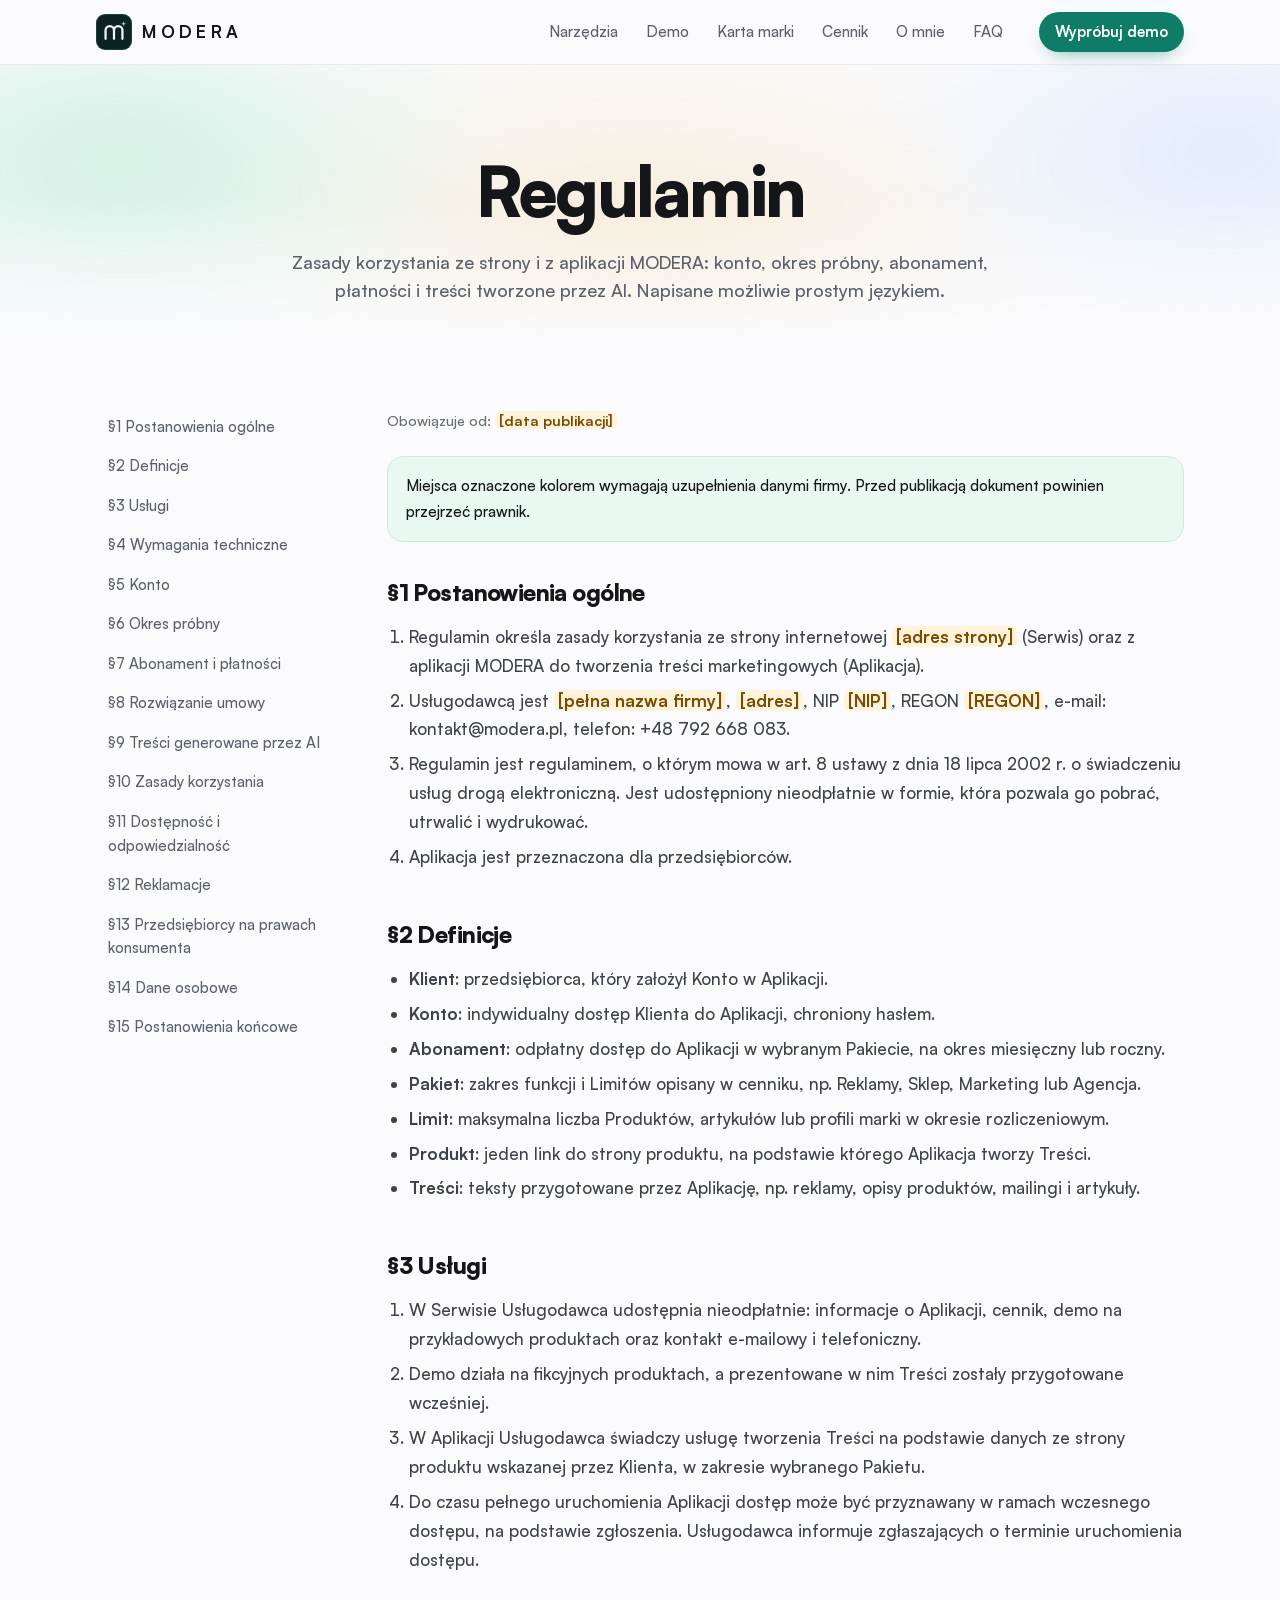
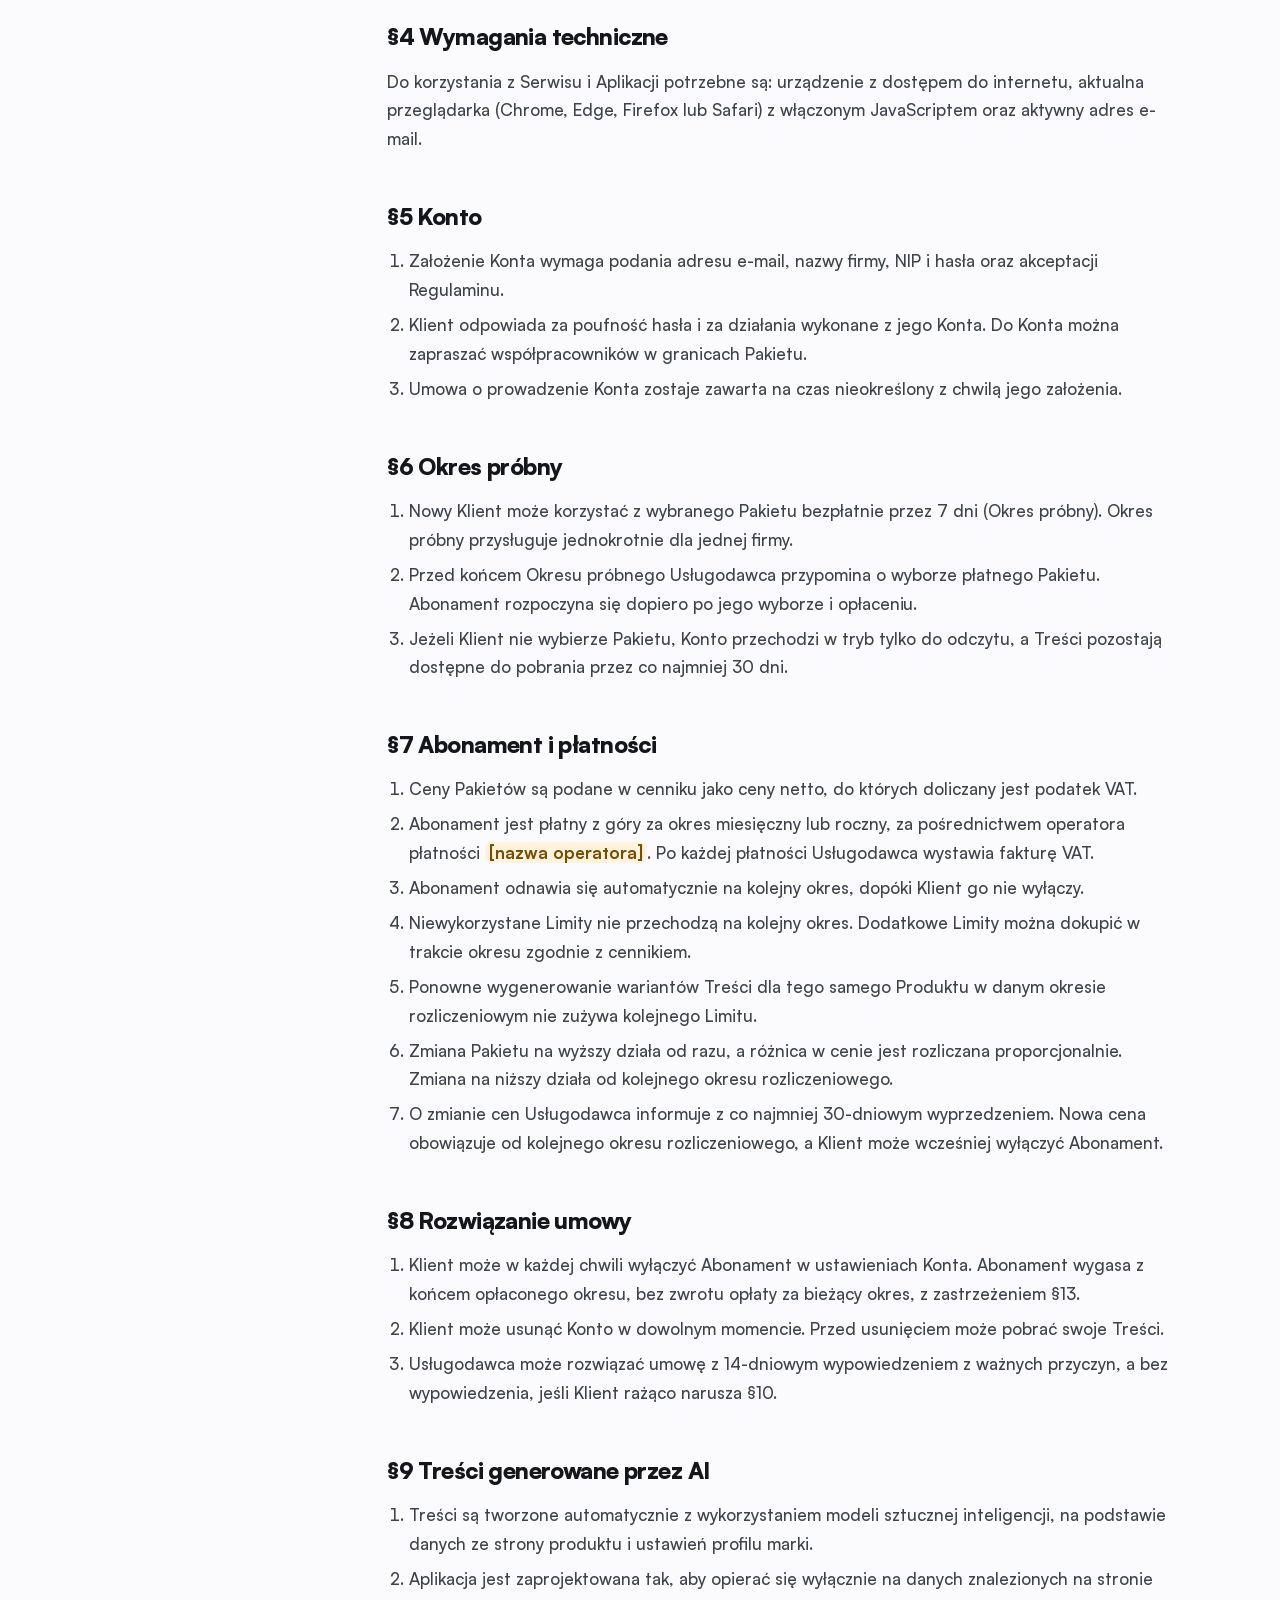
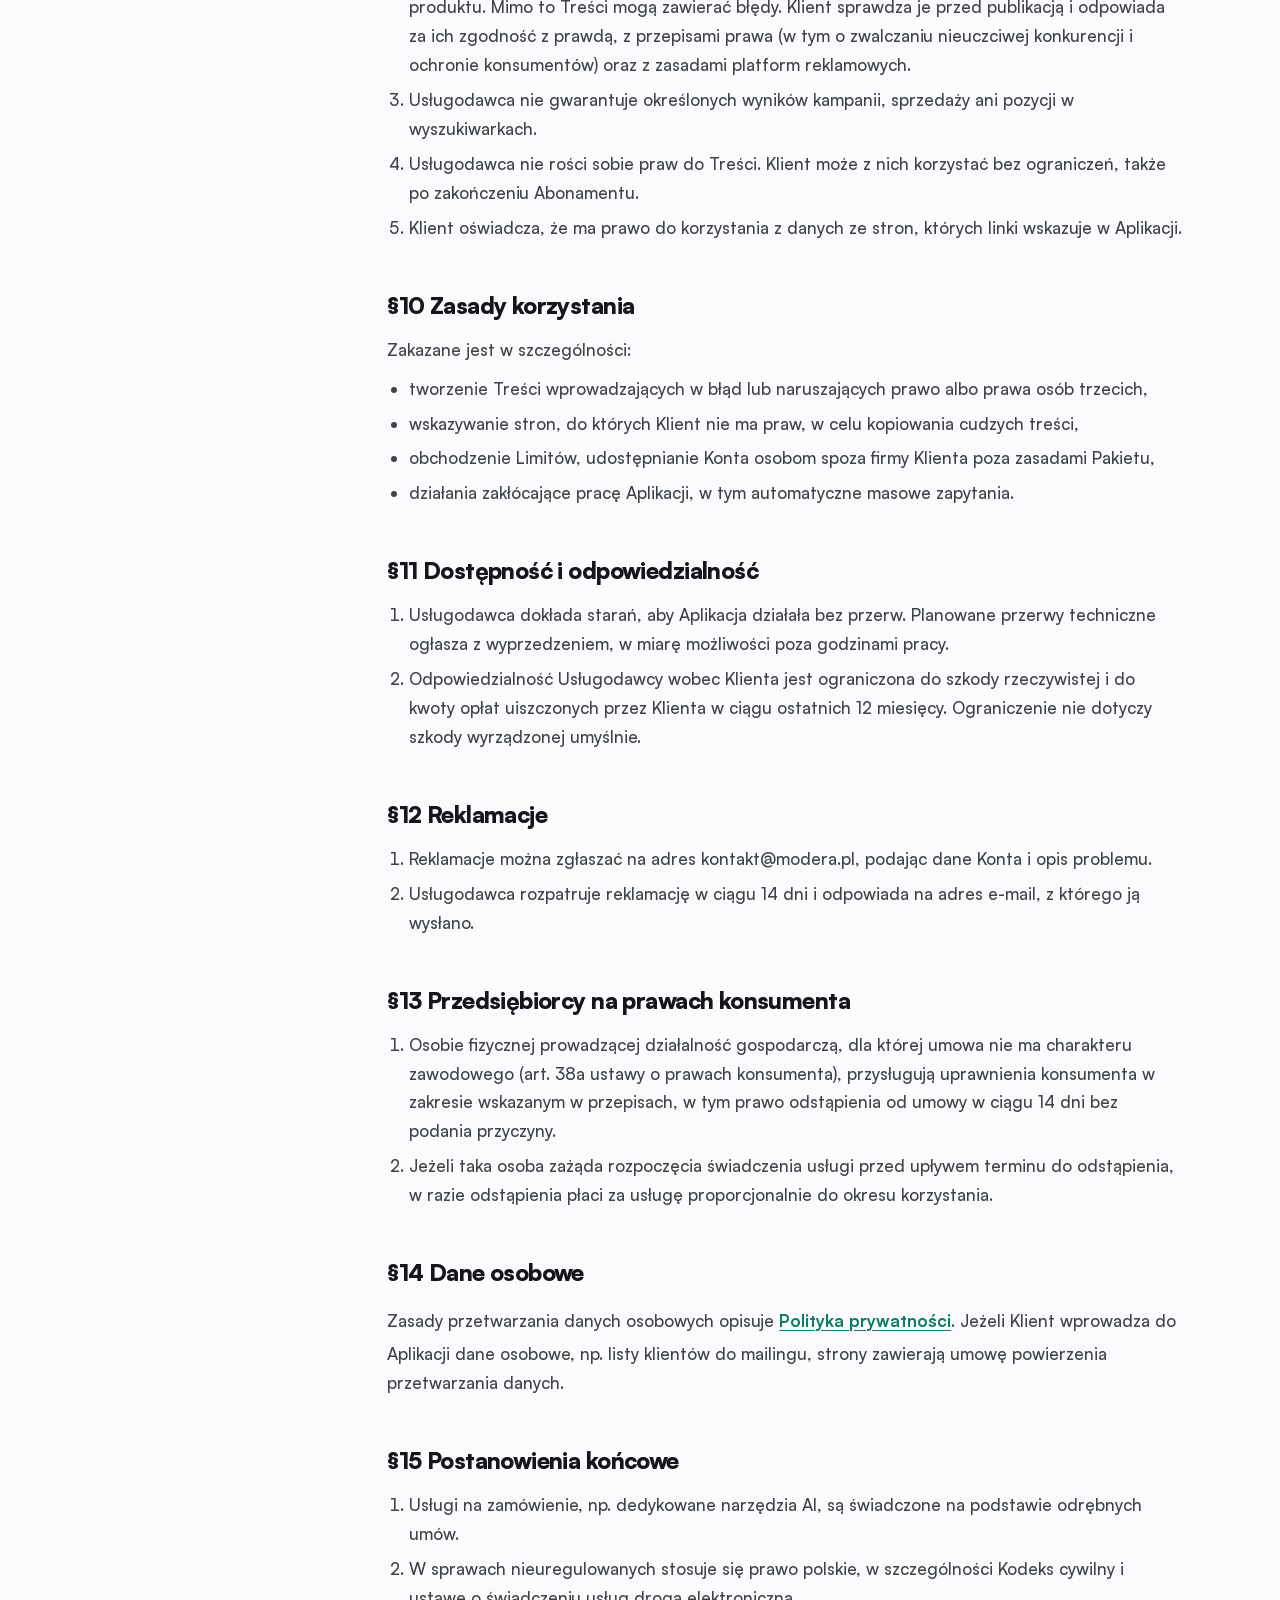
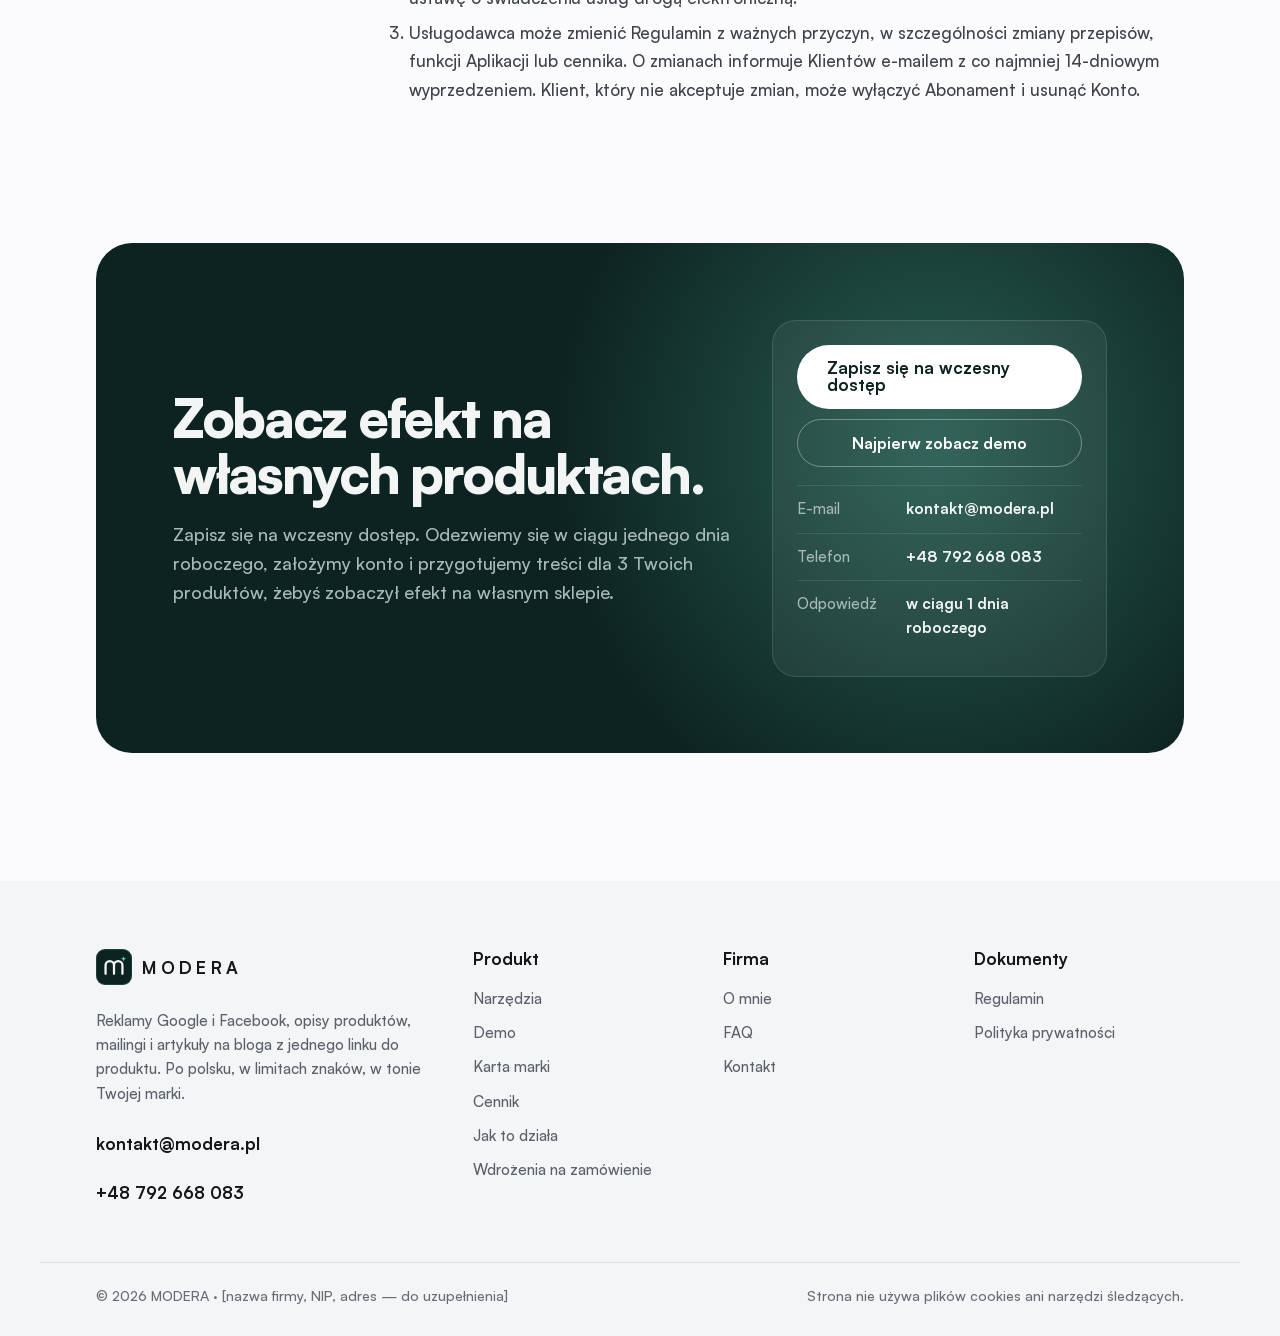
<file: regulamin.html>
<!DOCTYPE html>
<html lang="pl">
<head>
<meta charset="utf-8">
<meta name="viewport" content="width=device-width, initial-scale=1">
<title>Regulamin — MODERA</title>
<meta name="description" content="Regulamin serwisu i aplikacji MODERA: konto, okres próbny, abonament, płatności, limity, treści generowane przez AI, reklamacje.">
<link rel="canonical" href="https://borkowskiprzemo098.github.io/modera/regulamin.html">
<meta name="theme-color" content="#FBFBFD">
<meta property="og:type" content="website">
<meta property="og:locale" content="pl_PL">
<meta property="og:title" content="Regulamin — MODERA">
<meta property="og:description" content="Regulamin serwisu i aplikacji MODERA: konto, okres próbny, abonament, płatności, limity, treści generowane przez AI, reklamacje.">
<meta property="og:image" content="https://borkowskiprzemo098.github.io/modera/assets/og.jpg">
<link rel="icon" href="assets/favicon.svg" type="image/svg+xml">
<link rel="preload" href="assets/fonts/satoshi-900.woff2" as="font" type="font/woff2" crossorigin>
<link rel="preload" href="assets/fonts/satoshi-500.woff2" as="font" type="font/woff2" crossorigin>
<link rel="stylesheet" href="styles.css">
</head>
<body class="page-regulamin">
<svg width="0" height="0" class="sprite" aria-hidden="true">
  <defs>
    <symbol id="i-stats" viewBox="0 0 32 32"><path d="M5 27h22M8 22v-6M14 22V10M20 22v-9M26 22V6"/></symbol>
    <symbol id="i-consent" viewBox="0 0 32 32"><path d="M16 4 6 8v8c0 6 4.3 10.5 10 12 5.7-1.5 10-6 10-12V8L16 4Z"/><path d="m11.5 16 3.2 3.2L21 13"/></symbol>
    <symbol id="i-seo" viewBox="0 0 32 32"><circle cx="13" cy="13" r="8"/><path d="m19 19 8 8M9.5 15l3-3 2 2 3-3.5"/></symbol>
    <symbol id="i-aivis" viewBox="0 0 32 32"><path d="M3 16s5-9 13-9 13 9 13 9-5 9-13 9S3 16 3 16Z"/><path d="M16 11.5v9M11.5 16h9"/></symbol>
    <symbol id="i-cms" viewBox="0 0 32 32"><path d="M6 4h14l6 6v18H6V4Z"/><path d="M20 4v6h6M10 16h12M10 21h8"/></symbol>
    <symbol id="i-mail" viewBox="0 0 32 32"><path d="M4 7h24v18H4V7Z"/><path d="m4 8 12 10L28 8"/></symbol>
    <symbol id="i-campaign" viewBox="0 0 32 32"><path d="M5 13v6h5l11 6V7L10 13H5Z"/><path d="M10 19l2 7h4l-2-7M25 12v8"/></symbol>
    <symbol id="i-style" viewBox="0 0 32 32"><path d="M4 4h10v24H4V4Z"/><path d="M14 9l7-3 7 16-14 6"/><path d="M4 11h10M4 18h10"/></symbol>
    <symbol id="i-chat" viewBox="0 0 32 32"><path d="M4 5h18v12H11l-5 4v-4H4V5Z"/><path d="M22 11h6v12h-2v4l-5-4h-8v-2"/></symbol>
    <symbol id="i-funnel" viewBox="0 0 32 32"><path d="M4 5h24l-9 11v10l-6 3V16L4 5Z"/></symbol>
    <symbol id="i-share" viewBox="0 0 32 32"><path d="M13 19l6-6"/><path d="M11 14 8 17a4.2 4.2 0 0 0 6 6l3-3M21 18l3-3a4.2 4.2 0 0 0-6-6l-3 3"/></symbol>
    <symbol id="i-ask" viewBox="0 0 32 32"><path d="M4 5h24v17H13l-6 5v-5H4V5Z"/><path d="M10 17v-3M15 17v-6M20 17v-4"/></symbol>
    <symbol id="i-wave" viewBox="0 0 32 32"><path d="M4 16h3M9 11v10M13 7v18M17 12v8M21 9v14M25 14v4M28 16h1"/></symbol>
    <symbol id="i-plug" viewBox="0 0 32 32"><path d="M11 4v7M21 4v7M7 11h18v5a9 9 0 0 1-18 0v-5Z"/><path d="M16 25v4"/></symbol>
    <symbol id="i-lock" viewBox="0 0 32 32"><path d="M7 14h18v14H7V14Z"/><path d="M11 14V9a5 5 0 0 1 10 0v5M16 19v4"/></symbol>
    <symbol id="i-build" viewBox="0 0 32 32"><path d="M4 28h24M7 28V14l9-8 9 8v14"/><path d="M13 28v-8h6v8"/></symbol>
    <symbol id="i-data" viewBox="0 0 32 32"><ellipse cx="16" cy="7" rx="10" ry="3.5"/><path d="M6 7v18c0 2 4.5 3.5 10 3.5S26 27 26 25V7M6 16c0 2 4.5 3.5 10 3.5S26 18 26 16"/></symbol>
    <symbol id="i-people" viewBox="0 0 32 32"><circle cx="11" cy="10" r="4"/><path d="M3 26c0-5 3.6-8 8-8s8 3 8 8"/><path d="M20 15l4 4 5-7"/></symbol>
    <symbol id="i-school" viewBox="0 0 32 32"><path d="m2 12 14-6 14 6-14 6-14-6Z"/><path d="M8 15v7c2.5 2.3 5 3 8 3s5.5-.7 8-3v-7M28 13v9"/></symbol>
    <symbol id="i-yes" viewBox="0 0 32 32"><path d="m7 16.5 6 6L25 10"/></symbol>
    <symbol id="i-no" viewBox="0 0 32 32"><path d="m9 9 14 14M23 9 9 23"/></symbol>
    <symbol id="i-part" viewBox="0 0 32 32"><path d="M8 16h16"/></symbol>
    <symbol id="i-arrow" viewBox="0 0 32 32"><path d="M5 16h21M18 8l8 8-8 8"/></symbol>
    <symbol id="i-chev" viewBox="0 0 32 32"><path d="m12 7 9 9-9 9"/></symbol>
    <symbol id="i-flag" viewBox="0 0 32 32"><path d="M7 29V4M7 5h17l-4 6 4 6H7"/></symbol>
    <symbol id="i-users" viewBox="0 0 32 32"><circle cx="12" cy="11" r="4.5"/><path d="M3 27c0-5 4-8.5 9-8.5s9 3.5 9 8.5M21 6.5a4.5 4.5 0 0 1 0 9M24 19c3 1 5 3.8 5 8"/></symbol>
    <symbol id="i-key" viewBox="0 0 32 32"><circle cx="10" cy="20" r="6"/><path d="m14.5 15.5 12-12M22 8l4 4M18.5 11.5l3 3"/></symbol>
    <symbol id="i-cart" viewBox="0 0 32 32"><path d="M3 5h4l3 15h15l3-10H9"/><circle cx="12" cy="26" r="2"/><circle cx="23" cy="26" r="2"/></symbol>
    <symbol id="i-sheet" viewBox="0 0 32 32"><path d="M5 5h22v22H5V5Z"/><path d="M5 12h22M5 19h22M13 5v22"/></symbol>
    <symbol id="i-bell" viewBox="0 0 32 32"><path d="M8 22V14a8 8 0 0 1 16 0v8l2 3H6l2-3Z"/><path d="M13 28h6"/></symbol>
    <symbol id="i-spark" viewBox="0 0 32 32"><path d="M16 3v7M16 22v7M3 16h7M22 16h7M7 7l5 5M20 20l5 5M25 7l-5 5M12 20l-5 5"/></symbol>
    <symbol id="logo-mark" viewBox="0 0 64 64"><rect width="64" height="64" rx="16" fill="#0D2321"/><rect x="1" y="1" width="62" height="62" rx="15" fill="none" stroke="#5ED3B5" stroke-opacity=".28" stroke-width="1.2"/><path d="M17 44V29a7.5 7.5 0 0 1 15 0v15M32 29a7.5 7.5 0 0 1 15 0v15" fill="none" stroke="#F2F5F4" stroke-width="4" stroke-linecap="round" stroke-linejoin="round"/><path d="M49 12.5c.5 3.2 1.8 4.5 5 5-3.2.5-4.5 1.8-5 5-.5-3.2-1.8-4.5-5-5 3.2-.5 4.5-1.8 5-5Z" fill="#5ED3B5"/></symbol>
    <symbol id="i-cup" viewBox="0 0 32 32"><path d="M5 12h18v7a7 7 0 0 1-7 7h-4a7 7 0 0 1-7-7v-7Z"/><path d="M23 14h2a3 3 0 0 1 0 6h-2M10 4v4M15 3v5M20 4v4"/></symbol>
    <symbol id="i-bag" viewBox="0 0 32 32"><path d="M8 11a8 8 0 0 1 16 0v15a2 2 0 0 1-2 2H10a2 2 0 0 1-2-2V11Z"/><path d="M12 6V4h8v2M12 18h8v5h-8z"/></symbol>
    <symbol id="i-lamp" viewBox="0 0 32 32"><path d="M9 28h14M16 28V18l-6-8"/><path d="M6 6l8 2-4 7-6-3 2-6Z"/><path d="M12 16l3 3"/></symbol>
    <symbol id="i-copy" viewBox="0 0 32 32"><path d="M10 10h16v18H10z"/><path d="M6 22V4h14"/></symbol>
    <symbol id="i-link" viewBox="0 0 32 32"><path d="M13 19l6-6"/><path d="M11 14 8 17a4.2 4.2 0 0 0 6 6l3-3M21 18l3-3a4.2 4.2 0 0 0-6-6l-3 3"/></symbol>
    <symbol id="i-google" viewBox="0 0 32 32"><circle cx="14" cy="14" r="9"/><path d="m21 21 7 7"/></symbol>
    <symbol id="i-blog" viewBox="0 0 32 32"><path d="M6 4h20v24H6z"/><path d="M10 10h12M10 15h12M10 20h7"/></symbol>
    <symbol id="i-clock" viewBox="0 0 32 32"><circle cx="16" cy="16" r="12"/><path d="M16 9v7l5 3"/></symbol>
  </defs>
</svg>
<a class="skip" href="#main">Przejdź do treści</a>
<header class="bar" id="top">
  <div class="bar__in">
    <a class="brand" href="index.html">
      <svg class="brand__logo" aria-hidden="true"><use href="#logo-mark"/></svg><span class="brand__word">modera</span>
    </a>
    <nav class="nav" id="nav" aria-label="Główna nawigacja">
      <a href="index.html#narzedzia" data-nav="narzedzia">Narzędzia</a>
      <a href="demo.html" data-nav="demo">Demo</a>
      <a href="marka.html" data-nav="marka">Karta marki</a>
      <a href="cennik.html" data-nav="cennik">Cennik</a>
      <a href="o-mnie.html" data-nav="o-mnie">O mnie</a>
      <a href="faq.html" data-nav="faq">FAQ</a>
      <a class="nav__cta" href="demo.html">Wypróbuj demo</a>
    </nav>
    <a class="pill pill--accent pill--sm bar__cta" href="demo.html">Wypróbuj demo</a>
    <button class="burger" type="button" aria-expanded="false" aria-controls="nav" aria-label="Otwórz menu"><span></span><span></span></button>
  </div>
</header>

<main id="main">
<section class="phero" aria-labelledby="reg-h">
  <div class="hero__glow" aria-hidden="true"></div>
  <div class="wrap">
    <h1 id="reg-h">Regulamin</h1>
    <p class="phero__lead">Zasady korzystania ze strony i z aplikacji MODERA: konto, okres próbny, abonament, płatności i treści tworzone przez AI. Napisane możliwie prostym językiem.</p>
  </div>
</section>

<section class="sec sec--tight" aria-label="Treść regulaminu">
  <div class="wrap legal">
    <nav class="legal__toc" aria-label="Spis treści">
      <a href="#r1">§1 Postanowienia ogólne</a><a href="#r2">§2 Definicje</a><a href="#r3">§3 Usługi</a><a href="#r4">§4 Wymagania techniczne</a><a href="#r5">§5 Konto</a><a href="#r6">§6 Okres próbny</a><a href="#r7">§7 Abonament i płatności</a><a href="#r8">§8 Rozwiązanie umowy</a><a href="#r9">§9 Treści generowane przez AI</a><a href="#r10">§10 Zasady korzystania</a><a href="#r11">§11 Dostępność i odpowiedzialność</a><a href="#r12">§12 Reklamacje</a><a href="#r13">§13 Przedsiębiorcy na prawach konsumenta</a><a href="#r14">§14 Dane osobowe</a><a href="#r15">§15 Postanowienia końcowe</a>
    </nav>
    <article class="prose">
      <p class="upd">Obowiązuje od: <span class="ph">[data publikacji]</span></p>
      <p class="note-box">Miejsca oznaczone kolorem wymagają uzupełnienia danymi firmy. Przed publikacją dokument powinien przejrzeć prawnik.</p>

      <h2 id="r1">§1 Postanowienia ogólne</h2>
      <ol>
        <li>Regulamin określa zasady korzystania ze strony internetowej <span class="ph">[adres strony]</span> (Serwis) oraz z aplikacji MODERA do tworzenia treści marketingowych (Aplikacja).</li>
        <li>Usługodawcą jest <span class="ph">[pełna nazwa firmy]</span>, <span class="ph">[adres]</span>, NIP <span class="ph">[NIP]</span>, REGON <span class="ph">[REGON]</span>, e-mail: kontakt@modera.pl, telefon: +48 792 668 083.</li>
        <li>Regulamin jest regulaminem, o którym mowa w art. 8 ustawy z dnia 18 lipca 2002 r. o świadczeniu usług drogą elektroniczną. Jest udostępniony nieodpłatnie w formie, która pozwala go pobrać, utrwalić i wydrukować.</li>
        <li>Aplikacja jest przeznaczona dla przedsiębiorców.</li>
      </ol>

      <h2 id="r2">§2 Definicje</h2>
      <ul>
        <li><b>Klient</b>: przedsiębiorca, który założył Konto w Aplikacji.</li>
        <li><b>Konto</b>: indywidualny dostęp Klienta do Aplikacji, chroniony hasłem.</li>
        <li><b>Abonament</b>: odpłatny dostęp do Aplikacji w wybranym Pakiecie, na okres miesięczny lub roczny.</li>
        <li><b>Pakiet</b>: zakres funkcji i Limitów opisany w cenniku, np. Reklamy, Sklep, Marketing lub Agencja.</li>
        <li><b>Limit</b>: maksymalna liczba Produktów, artykułów lub profili marki w okresie rozliczeniowym.</li>
        <li><b>Produkt</b>: jeden link do strony produktu, na podstawie którego Aplikacja tworzy Treści.</li>
        <li><b>Treści</b>: teksty przygotowane przez Aplikację, np. reklamy, opisy produktów, mailingi i artykuły.</li>
      </ul>

      <h2 id="r3">§3 Usługi</h2>
      <ol>
        <li>W Serwisie Usługodawca udostępnia nieodpłatnie: informacje o Aplikacji, cennik, demo na przykładowych produktach oraz kontakt e-mailowy i telefoniczny.</li>
        <li>Demo działa na fikcyjnych produktach, a prezentowane w nim Treści zostały przygotowane wcześniej.</li>
        <li>W Aplikacji Usługodawca świadczy usługę tworzenia Treści na podstawie danych ze strony produktu wskazanej przez Klienta, w zakresie wybranego Pakietu.</li>
        <li>Do czasu pełnego uruchomienia Aplikacji dostęp może być przyznawany w ramach wczesnego dostępu, na podstawie zgłoszenia. Usługodawca informuje zgłaszających o terminie uruchomienia dostępu.</li>
      </ol>

      <h2 id="r4">§4 Wymagania techniczne</h2>
      <p>Do korzystania z Serwisu i Aplikacji potrzebne są: urządzenie z dostępem do internetu, aktualna przeglądarka (Chrome, Edge, Firefox lub Safari) z włączonym JavaScriptem oraz aktywny adres e-mail.</p>

      <h2 id="r5">§5 Konto</h2>
      <ol>
        <li>Założenie Konta wymaga podania adresu e-mail, nazwy firmy, NIP i hasła oraz akceptacji Regulaminu.</li>
        <li>Klient odpowiada za poufność hasła i za działania wykonane z jego Konta. Do Konta można zapraszać współpracowników w granicach Pakietu.</li>
        <li>Umowa o prowadzenie Konta zostaje zawarta na czas nieokreślony z chwilą jego założenia.</li>
      </ol>

      <h2 id="r6">§6 Okres próbny</h2>
      <ol>
        <li>Nowy Klient może korzystać z wybranego Pakietu bezpłatnie przez 7 dni (Okres próbny). Okres próbny przysługuje jednokrotnie dla jednej firmy.</li>
        <li>Przed końcem Okresu próbnego Usługodawca przypomina o wyborze płatnego Pakietu. Abonament rozpoczyna się dopiero po jego wyborze i opłaceniu.</li>
        <li>Jeżeli Klient nie wybierze Pakietu, Konto przechodzi w tryb tylko do odczytu, a Treści pozostają dostępne do pobrania przez co najmniej 30 dni.</li>
      </ol>

      <h2 id="r7">§7 Abonament i płatności</h2>
      <ol>
        <li>Ceny Pakietów są podane w cenniku jako ceny netto, do których doliczany jest podatek VAT.</li>
        <li>Abonament jest płatny z góry za okres miesięczny lub roczny, za pośrednictwem operatora płatności <span class="ph">[nazwa operatora]</span>. Po każdej płatności Usługodawca wystawia fakturę VAT.</li>
        <li>Abonament odnawia się automatycznie na kolejny okres, dopóki Klient go nie wyłączy.</li>
        <li>Niewykorzystane Limity nie przechodzą na kolejny okres. Dodatkowe Limity można dokupić w trakcie okresu zgodnie z cennikiem.</li>
        <li>Ponowne wygenerowanie wariantów Treści dla tego samego Produktu w danym okresie rozliczeniowym nie zużywa kolejnego Limitu.</li>
        <li>Zmiana Pakietu na wyższy działa od razu, a różnica w cenie jest rozliczana proporcjonalnie. Zmiana na niższy działa od kolejnego okresu rozliczeniowego.</li>
        <li>O zmianie cen Usługodawca informuje z co najmniej 30-dniowym wyprzedzeniem. Nowa cena obowiązuje od kolejnego okresu rozliczeniowego, a Klient może wcześniej wyłączyć Abonament.</li>
      </ol>

      <h2 id="r8">§8 Rozwiązanie umowy</h2>
      <ol>
        <li>Klient może w każdej chwili wyłączyć Abonament w ustawieniach Konta. Abonament wygasa z końcem opłaconego okresu, bez zwrotu opłaty za bieżący okres, z zastrzeżeniem §13.</li>
        <li>Klient może usunąć Konto w dowolnym momencie. Przed usunięciem może pobrać swoje Treści.</li>
        <li>Usługodawca może rozwiązać umowę z 14-dniowym wypowiedzeniem z ważnych przyczyn, a bez wypowiedzenia, jeśli Klient rażąco narusza §10.</li>
      </ol>

      <h2 id="r9">§9 Treści generowane przez AI</h2>
      <ol>
        <li>Treści są tworzone automatycznie z wykorzystaniem modeli sztucznej inteligencji, na podstawie danych ze strony produktu i ustawień profilu marki.</li>
        <li>Aplikacja jest zaprojektowana tak, aby opierać się wyłącznie na danych znalezionych na stronie produktu. Mimo to Treści mogą zawierać błędy. Klient sprawdza je przed publikacją i odpowiada za ich zgodność z prawdą, z przepisami prawa (w tym o zwalczaniu nieuczciwej konkurencji i ochronie konsumentów) oraz z zasadami platform reklamowych.</li>
        <li>Usługodawca nie gwarantuje określonych wyników kampanii, sprzedaży ani pozycji w wyszukiwarkach.</li>
        <li>Usługodawca nie rości sobie praw do Treści. Klient może z nich korzystać bez ograniczeń, także po zakończeniu Abonamentu.</li>
        <li>Klient oświadcza, że ma prawo do korzystania z danych ze stron, których linki wskazuje w Aplikacji.</li>
      </ol>

      <h2 id="r10">§10 Zasady korzystania</h2>
      <p>Zakazane jest w szczególności:</p>
      <ul>
        <li>tworzenie Treści wprowadzających w błąd lub naruszających prawo albo prawa osób trzecich,</li>
        <li>wskazywanie stron, do których Klient nie ma praw, w celu kopiowania cudzych treści,</li>
        <li>obchodzenie Limitów, udostępnianie Konta osobom spoza firmy Klienta poza zasadami Pakietu,</li>
        <li>działania zakłócające pracę Aplikacji, w tym automatyczne masowe zapytania.</li>
      </ul>

      <h2 id="r11">§11 Dostępność i odpowiedzialność</h2>
      <ol>
        <li>Usługodawca dokłada starań, aby Aplikacja działała bez przerw. Planowane przerwy techniczne ogłasza z wyprzedzeniem, w miarę możliwości poza godzinami pracy.</li>
        <li>Odpowiedzialność Usługodawcy wobec Klienta jest ograniczona do szkody rzeczywistej i do kwoty opłat uiszczonych przez Klienta w ciągu ostatnich 12 miesięcy. Ograniczenie nie dotyczy szkody wyrządzonej umyślnie.</li>
      </ol>

      <h2 id="r12">§12 Reklamacje</h2>
      <ol>
        <li>Reklamacje można zgłaszać na adres kontakt@modera.pl, podając dane Konta i opis problemu.</li>
        <li>Usługodawca rozpatruje reklamację w ciągu 14 dni i odpowiada na adres e-mail, z którego ją wysłano.</li>
      </ol>

      <h2 id="r13">§13 Przedsiębiorcy na prawach konsumenta</h2>
      <ol>
        <li>Osobie fizycznej prowadzącej działalność gospodarczą, dla której umowa nie ma charakteru zawodowego (art. 38a ustawy o prawach konsumenta), przysługują uprawnienia konsumenta w zakresie wskazanym w przepisach, w tym prawo odstąpienia od umowy w ciągu 14 dni bez podania przyczyny.</li>
        <li>Jeżeli taka osoba zażąda rozpoczęcia świadczenia usługi przed upływem terminu do odstąpienia, w razie odstąpienia płaci za usługę proporcjonalnie do okresu korzystania.</li>
      </ol>

      <h2 id="r14">§14 Dane osobowe</h2>
      <p>Zasady przetwarzania danych osobowych opisuje <a href="polityka-prywatnosci.html">Polityka prywatności</a>. Jeżeli Klient wprowadza do Aplikacji dane osobowe, np. listy klientów do mailingu, strony zawierają umowę powierzenia przetwarzania danych.</p>

      <h2 id="r15">§15 Postanowienia końcowe</h2>
      <ol>
        <li>Usługi na zamówienie, np. dedykowane narzędzia AI, są świadczone na podstawie odrębnych umów.</li>
        <li>W sprawach nieuregulowanych stosuje się prawo polskie, w szczególności Kodeks cywilny i ustawę o świadczeniu usług drogą elektroniczną.</li>
        <li>Usługodawca może zmienić Regulamin z ważnych przyczyn, w szczególności zmiany przepisów, funkcji Aplikacji lub cennika. O zmianach informuje Klientów e-mailem z co najmniej 14-dniowym wyprzedzeniem. Klient, który nie akceptuje zmian, może wyłączyć Abonament i usunąć Konto.</li>
      </ol>
    </article>
  </div>
</section>
<section class="cta-sec" id="kontakt" aria-labelledby="cta-h">
  <div class="wrap">
    <div class="cta">
      <div class="cta__copy">
        <h2 id="cta-h">Zobacz efekt na własnych produktach.</h2>
        <p>Zapisz się na wczesny dostęp. Odezwiemy się w ciągu jednego dnia roboczego, założymy konto i przygotujemy treści dla 3 Twoich produktów, żebyś zobaczył efekt na własnym sklepie.</p>
      </div>
      <div class="cta__card">
        <a class="pill pill--light pill--lg pill--block" href="mailto:kontakt@modera.pl?subject=Wczesny%20dost%C4%99p%20do%20MODERA">Zapisz się na wczesny dostęp</a>
        <a class="pill pill--outline-light pill--block" href="demo.html">Najpierw zobacz demo</a>
        <dl>
          <div><dt>E-mail</dt><dd><a href="mailto:kontakt@modera.pl">kontakt@modera.pl</a></dd></div>
          <div><dt>Telefon</dt><dd><a href="tel:+48792668083">+48 792 668 083</a></dd></div>
          <div><dt>Odpowiedź</dt><dd>w ciągu 1 dnia roboczego</dd></div>
        </dl>
      </div>
    </div>
  </div>
</section>

</main>
<footer class="foot">
  <div class="wrap foot__grid">
    <div>
      <a class="brand" href="index.html"><svg class="brand__logo" aria-hidden="true"><use href="#logo-mark"/></svg><span class="brand__word">modera</span></a>
      <p class="foot__about">Reklamy Google i Facebook, opisy produktów, mailingi i artykuły na bloga z jednego linku do produktu. Po polsku, w limitach znaków, w tonie Twojej marki.</p>
      <p class="foot__contact"><a href="mailto:kontakt@modera.pl">kontakt@modera.pl</a><a href="tel:+48792668083">+48 792 668 083</a></p>
    </div>
    <nav aria-label="Produkt"><p class="foot__h">Produkt</p><a href="index.html#narzedzia">Narzędzia</a><a href="demo.html">Demo</a><a href="marka.html">Karta marki</a><a href="cennik.html">Cennik</a><a href="index.html#jak-to-dziala">Jak to działa</a><a href="rozwiazania.html">Wdrożenia na zamówienie</a></nav>
    <nav aria-label="Firma"><p class="foot__h">Firma</p><a href="o-mnie.html">O mnie</a><a href="faq.html">FAQ</a><a href="#kontakt">Kontakt</a></nav>
    <nav aria-label="Dokumenty"><p class="foot__h">Dokumenty</p><a href="regulamin.html">Regulamin</a><a href="polityka-prywatnosci.html">Polityka prywatności</a></nav>
  </div>
  <div class="wrap foot__legal"><span>© 2026 MODERA · [nazwa firmy, NIP, adres — do uzupełnienia]</span><span>Strona nie używa plików cookies ani narzędzi śledzących.</span></div>
</footer>


<script src="app.js" defer></script>
</body>
</html>
</file>
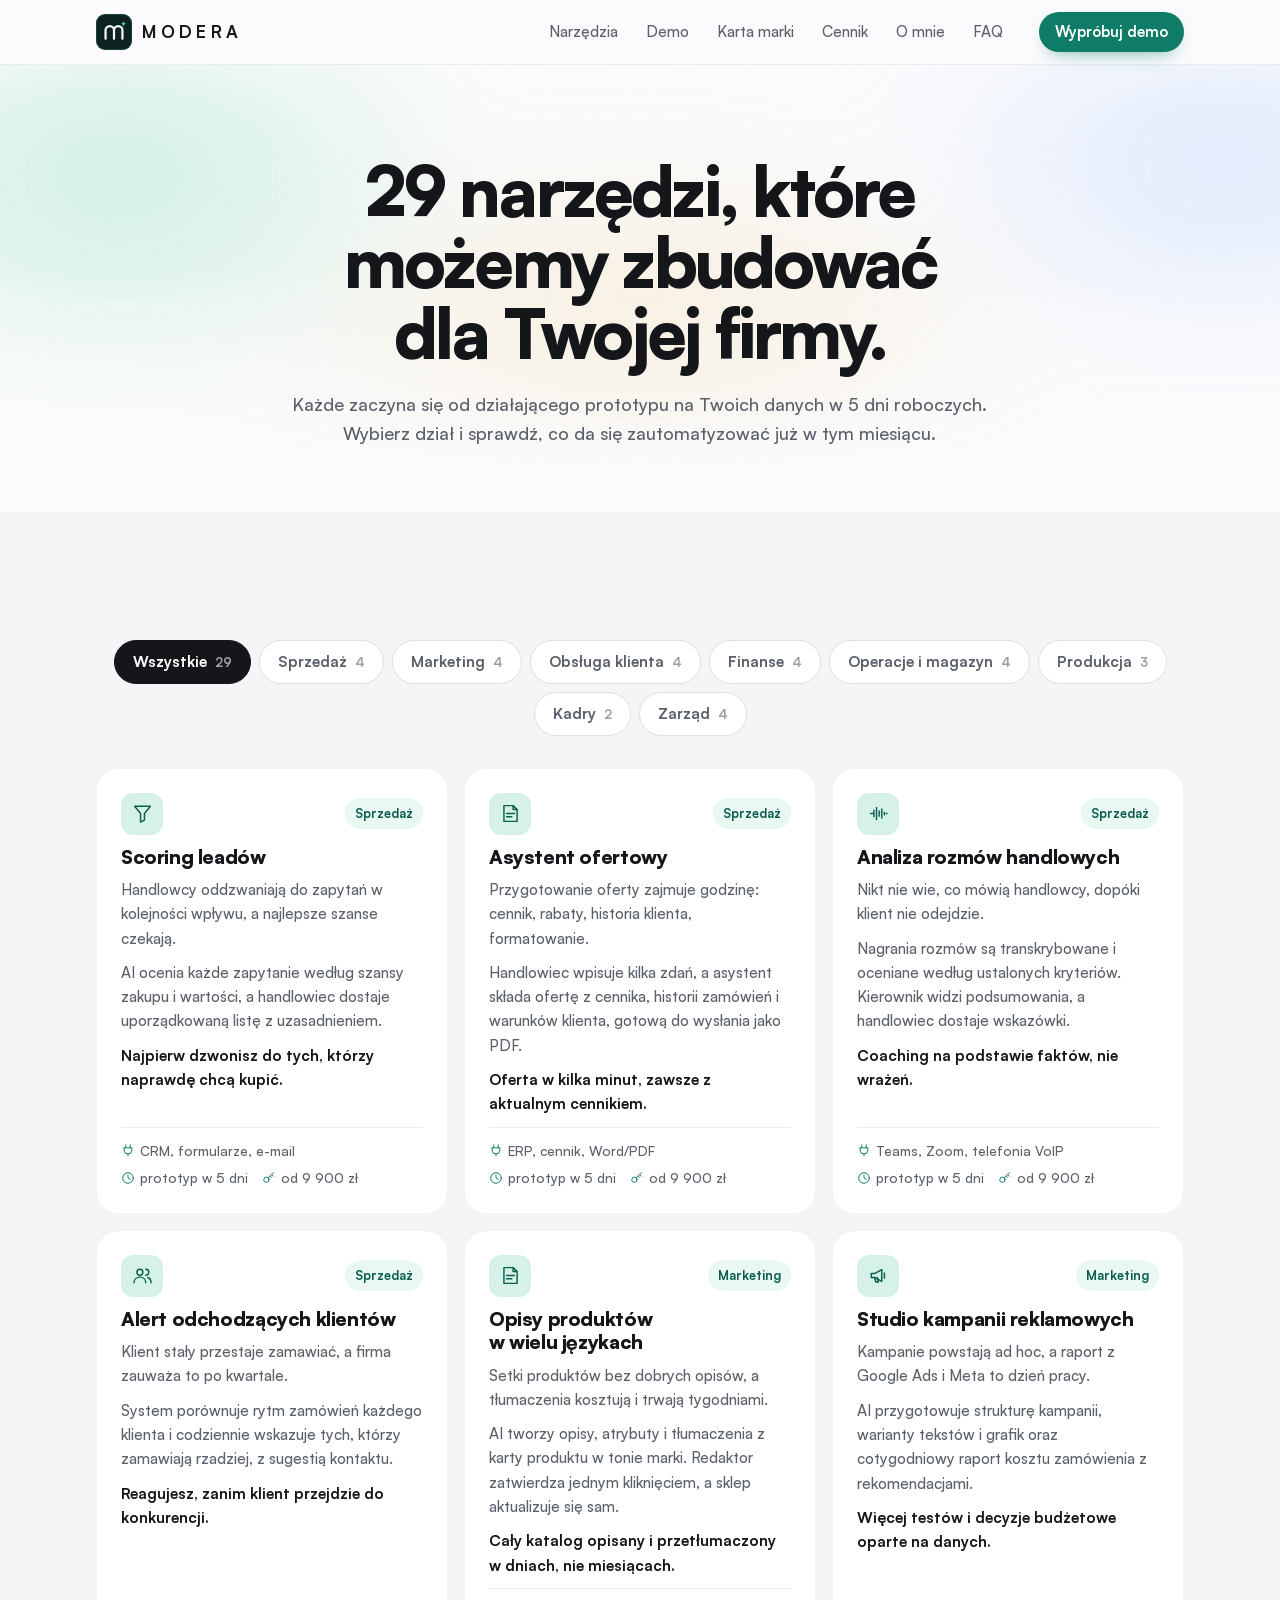
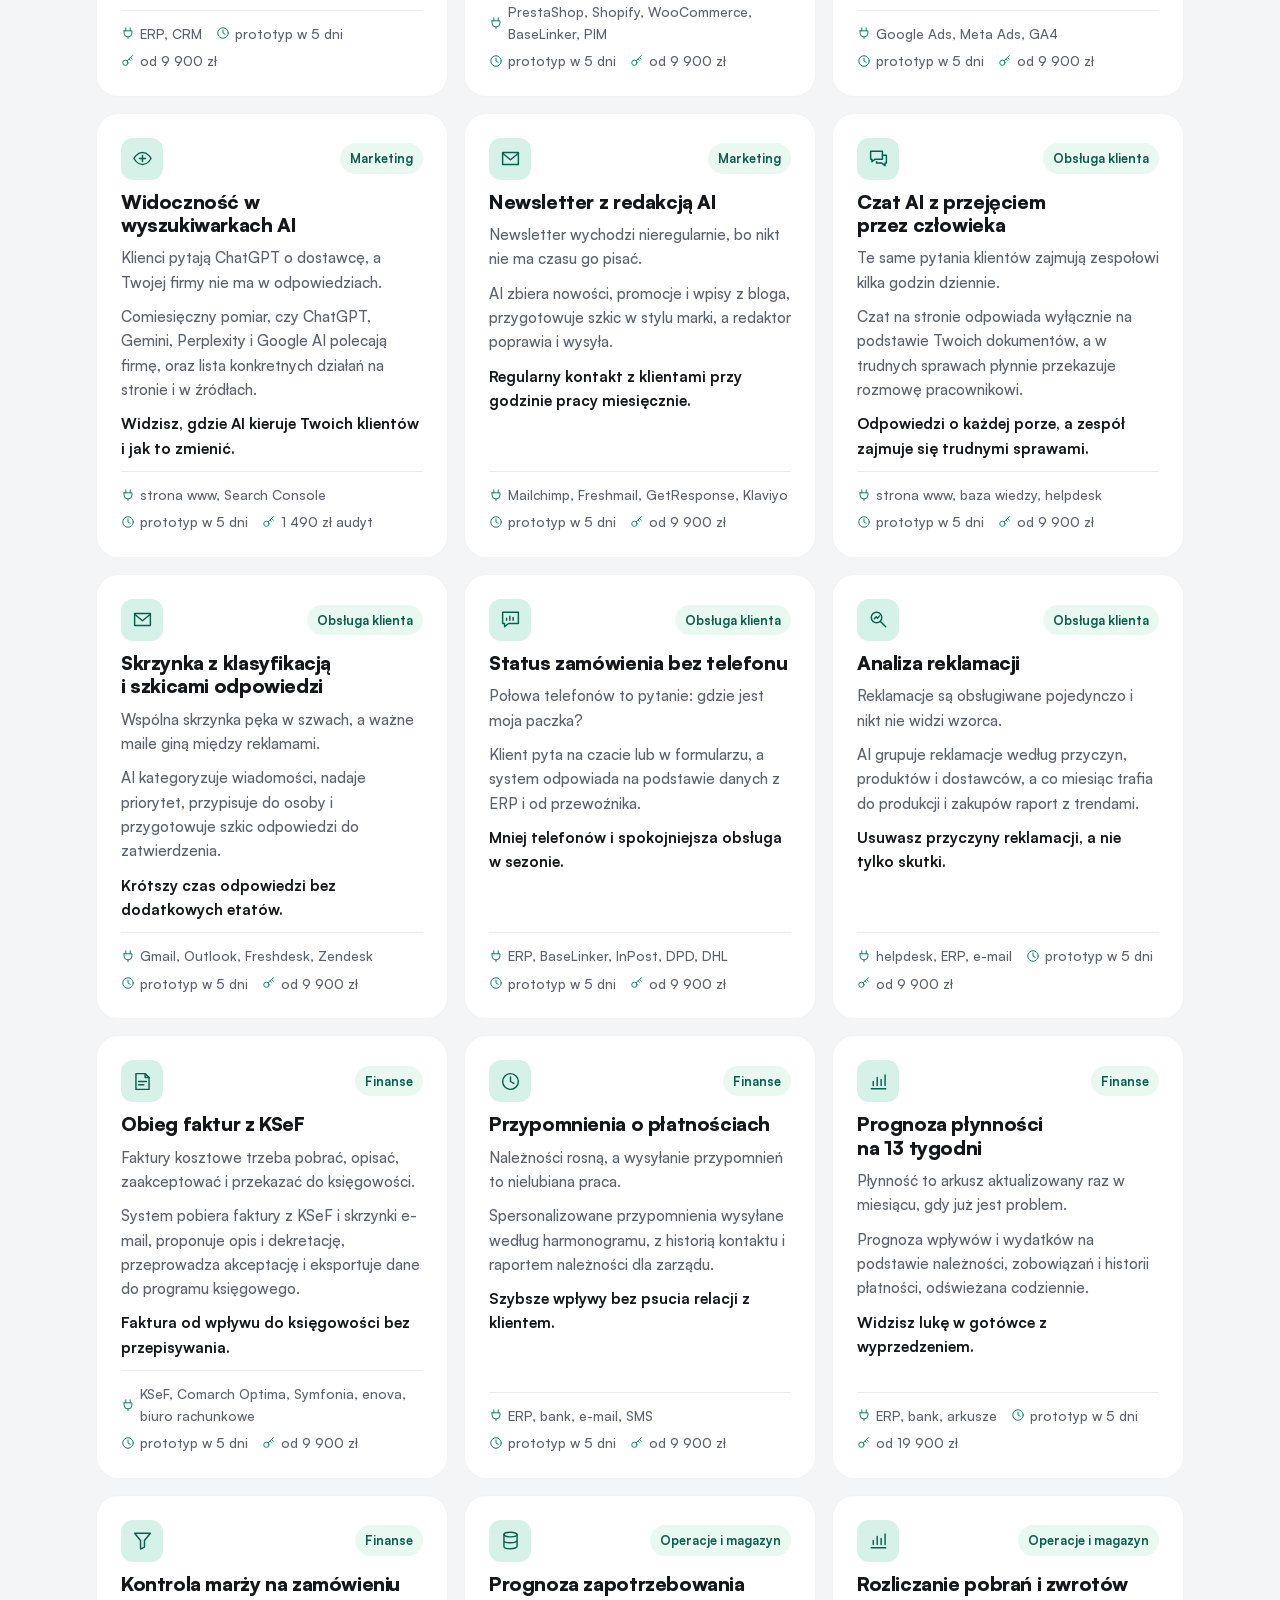
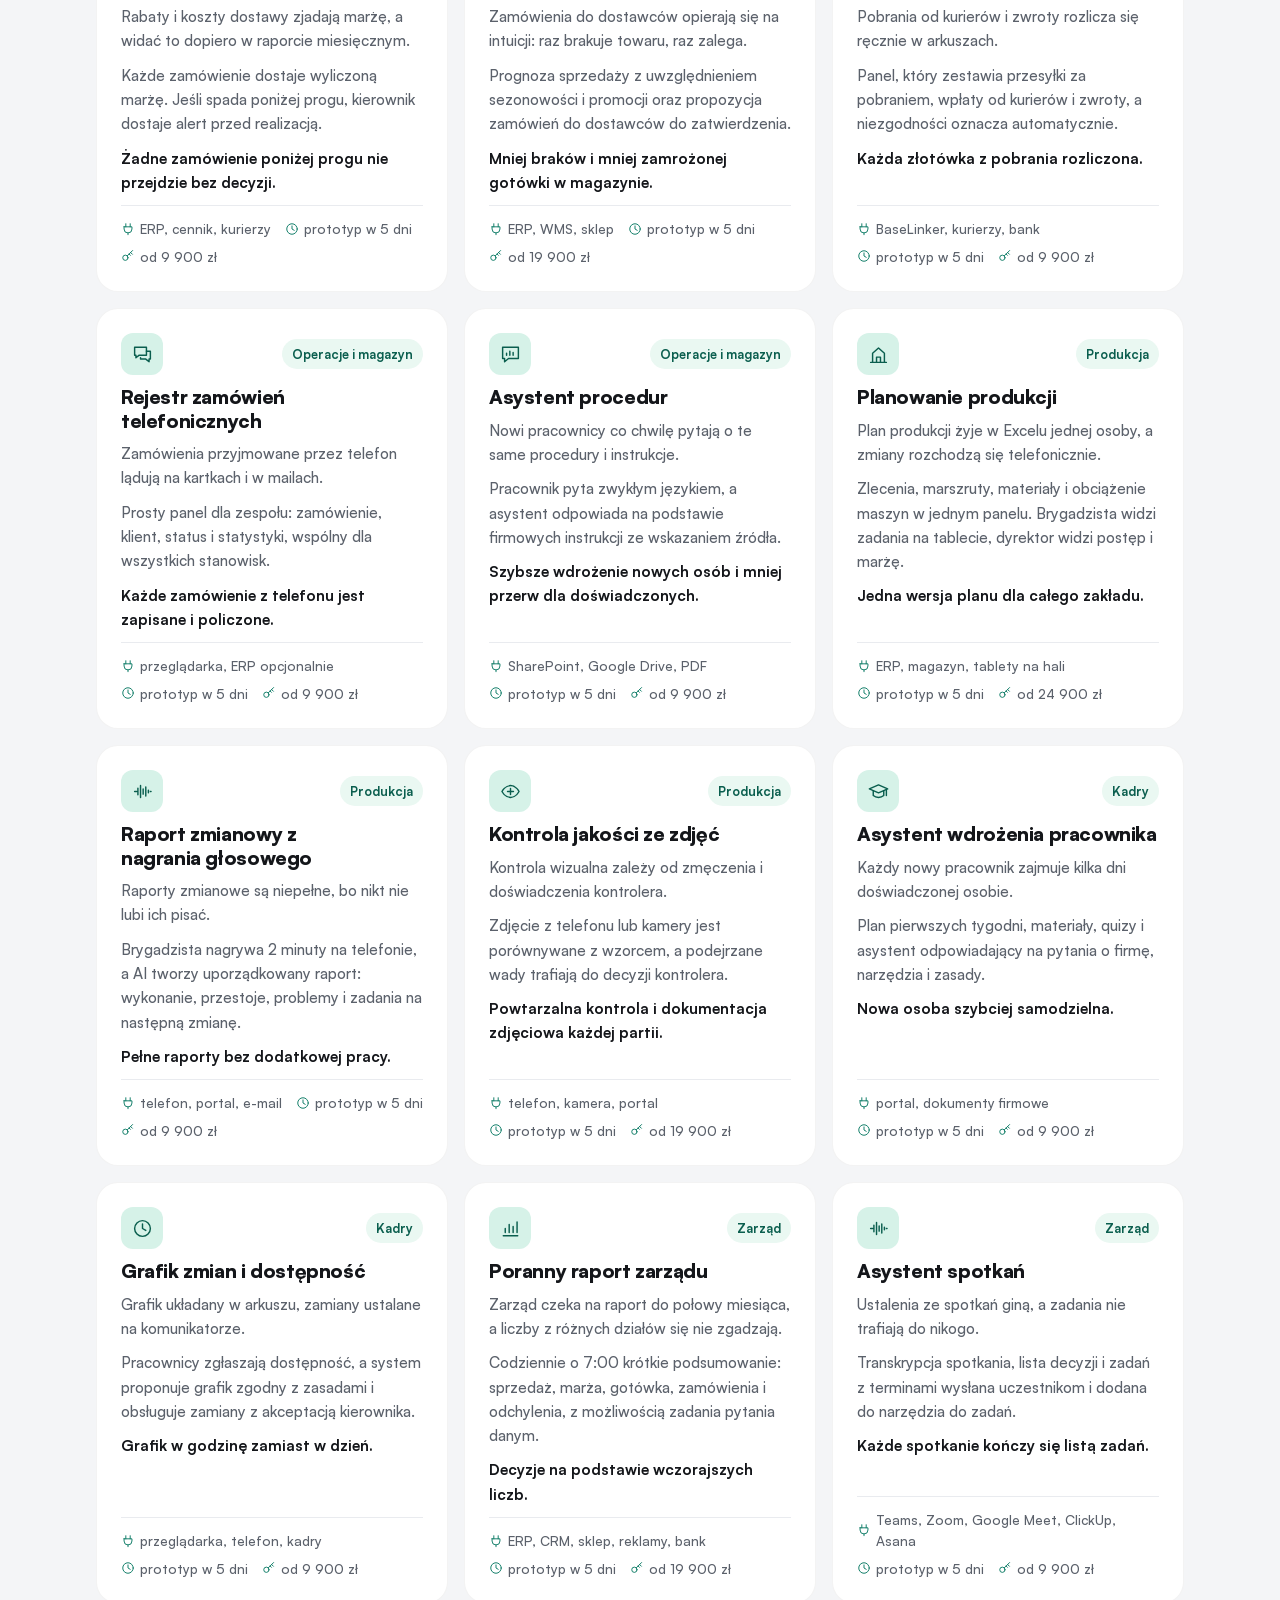
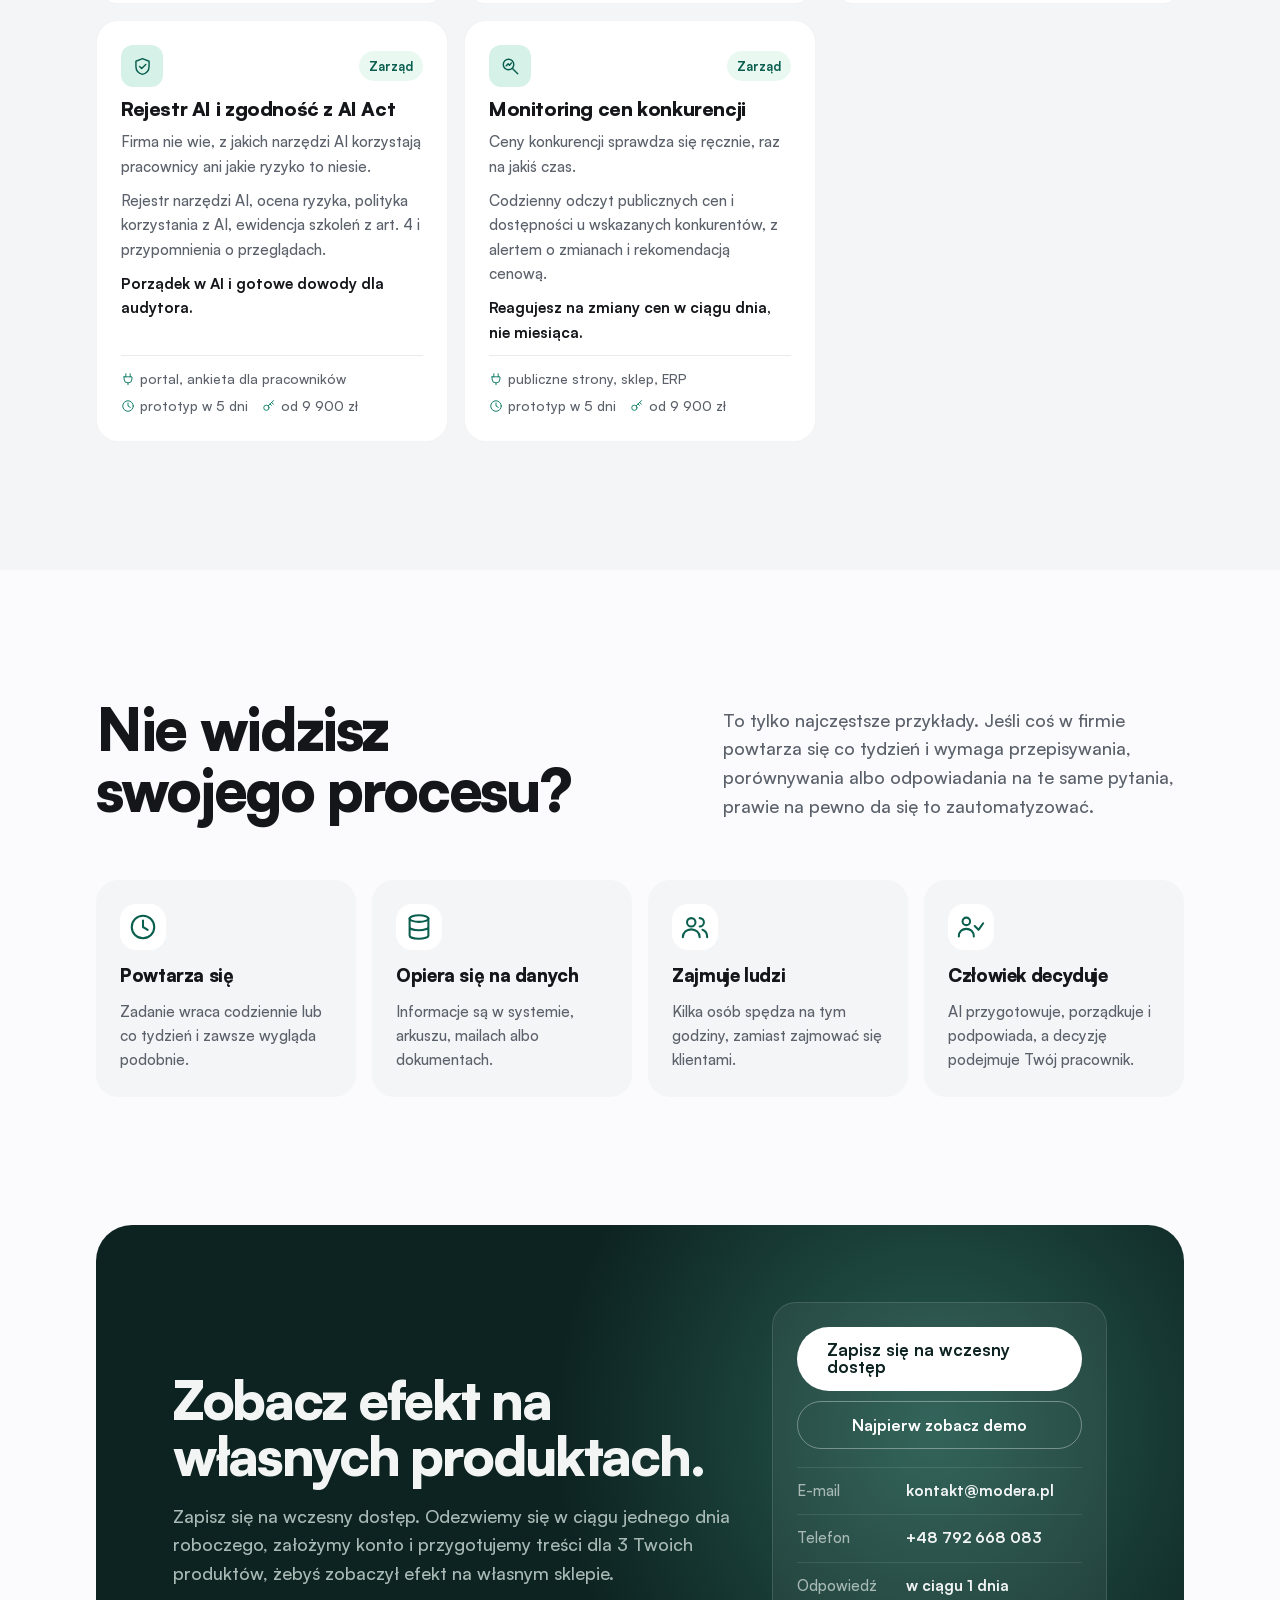
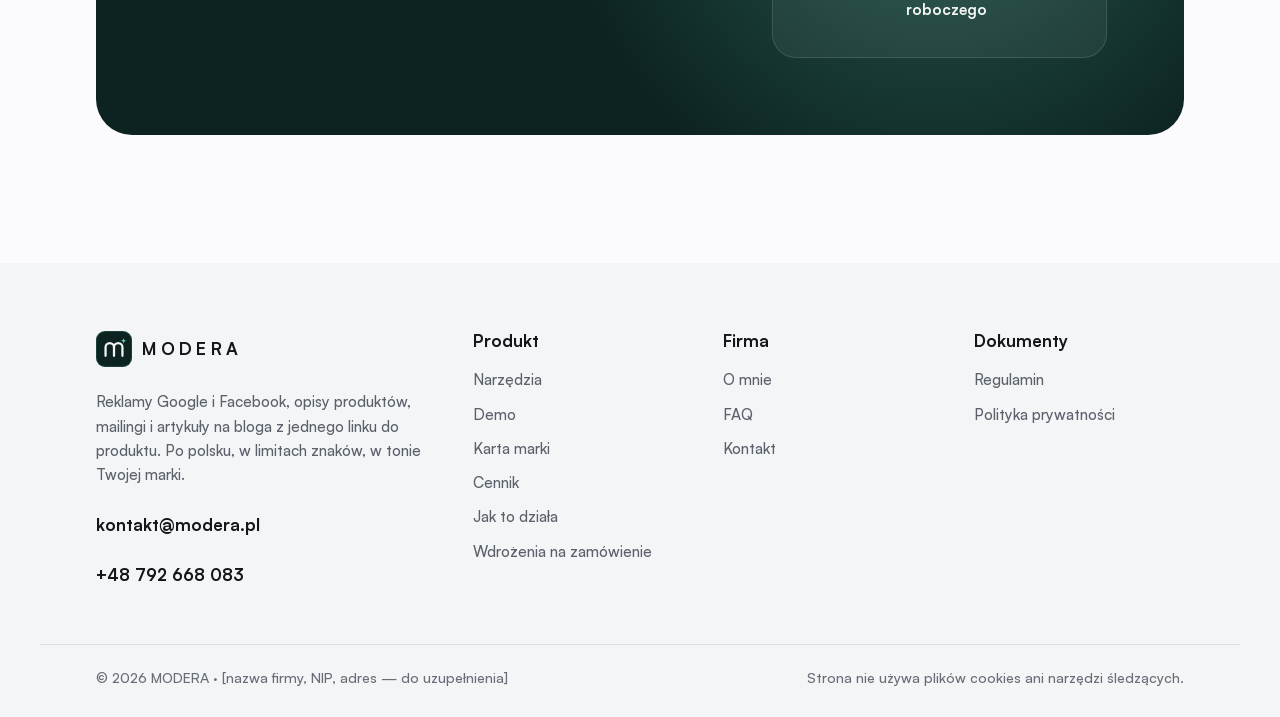
<file: rozwiazania.html>
<!DOCTYPE html>
<html lang="pl">
<head>
<meta charset="utf-8">
<meta name="viewport" content="width=device-width, initial-scale=1">
<title>Katalog rozwiązań AI dla firm — MODERA</title>
<meta name="description" content="Gotowe pomysły na narzędzia AI dla sprzedaży, marketingu, obsługi klienta, finansów, magazynu, produkcji, kadr i zarządu. Każde z prototypem w 5 dni.">
<link rel="canonical" href="https://borkowskiprzemo098.github.io/modera/rozwiazania.html">
<meta name="theme-color" content="#FBFBFD">
<meta property="og:type" content="website">
<meta property="og:locale" content="pl_PL">
<meta property="og:title" content="Katalog rozwiązań AI dla firm — MODERA">
<meta property="og:description" content="Gotowe pomysły na narzędzia AI dla sprzedaży, marketingu, obsługi klienta, finansów, magazynu, produkcji, kadr i zarządu. Każde z prototypem w 5 dni.">
<meta property="og:image" content="https://borkowskiprzemo098.github.io/modera/assets/og.jpg">
<link rel="icon" href="assets/favicon.svg" type="image/svg+xml">
<link rel="preload" href="assets/fonts/satoshi-900.woff2" as="font" type="font/woff2" crossorigin>
<link rel="preload" href="assets/fonts/satoshi-500.woff2" as="font" type="font/woff2" crossorigin>
<link rel="stylesheet" href="styles.css">
</head>
<body class="page-rozwiazania">
<svg width="0" height="0" class="sprite" aria-hidden="true">
  <defs>
    <symbol id="i-stats" viewBox="0 0 32 32"><path d="M5 27h22M8 22v-6M14 22V10M20 22v-9M26 22V6"/></symbol>
    <symbol id="i-consent" viewBox="0 0 32 32"><path d="M16 4 6 8v8c0 6 4.3 10.5 10 12 5.7-1.5 10-6 10-12V8L16 4Z"/><path d="m11.5 16 3.2 3.2L21 13"/></symbol>
    <symbol id="i-seo" viewBox="0 0 32 32"><circle cx="13" cy="13" r="8"/><path d="m19 19 8 8M9.5 15l3-3 2 2 3-3.5"/></symbol>
    <symbol id="i-aivis" viewBox="0 0 32 32"><path d="M3 16s5-9 13-9 13 9 13 9-5 9-13 9S3 16 3 16Z"/><path d="M16 11.5v9M11.5 16h9"/></symbol>
    <symbol id="i-cms" viewBox="0 0 32 32"><path d="M6 4h14l6 6v18H6V4Z"/><path d="M20 4v6h6M10 16h12M10 21h8"/></symbol>
    <symbol id="i-mail" viewBox="0 0 32 32"><path d="M4 7h24v18H4V7Z"/><path d="m4 8 12 10L28 8"/></symbol>
    <symbol id="i-campaign" viewBox="0 0 32 32"><path d="M5 13v6h5l11 6V7L10 13H5Z"/><path d="M10 19l2 7h4l-2-7M25 12v8"/></symbol>
    <symbol id="i-style" viewBox="0 0 32 32"><path d="M4 4h10v24H4V4Z"/><path d="M14 9l7-3 7 16-14 6"/><path d="M4 11h10M4 18h10"/></symbol>
    <symbol id="i-chat" viewBox="0 0 32 32"><path d="M4 5h18v12H11l-5 4v-4H4V5Z"/><path d="M22 11h6v12h-2v4l-5-4h-8v-2"/></symbol>
    <symbol id="i-funnel" viewBox="0 0 32 32"><path d="M4 5h24l-9 11v10l-6 3V16L4 5Z"/></symbol>
    <symbol id="i-share" viewBox="0 0 32 32"><path d="M13 19l6-6"/><path d="M11 14 8 17a4.2 4.2 0 0 0 6 6l3-3M21 18l3-3a4.2 4.2 0 0 0-6-6l-3 3"/></symbol>
    <symbol id="i-ask" viewBox="0 0 32 32"><path d="M4 5h24v17H13l-6 5v-5H4V5Z"/><path d="M10 17v-3M15 17v-6M20 17v-4"/></symbol>
    <symbol id="i-wave" viewBox="0 0 32 32"><path d="M4 16h3M9 11v10M13 7v18M17 12v8M21 9v14M25 14v4M28 16h1"/></symbol>
    <symbol id="i-plug" viewBox="0 0 32 32"><path d="M11 4v7M21 4v7M7 11h18v5a9 9 0 0 1-18 0v-5Z"/><path d="M16 25v4"/></symbol>
    <symbol id="i-lock" viewBox="0 0 32 32"><path d="M7 14h18v14H7V14Z"/><path d="M11 14V9a5 5 0 0 1 10 0v5M16 19v4"/></symbol>
    <symbol id="i-build" viewBox="0 0 32 32"><path d="M4 28h24M7 28V14l9-8 9 8v14"/><path d="M13 28v-8h6v8"/></symbol>
    <symbol id="i-data" viewBox="0 0 32 32"><ellipse cx="16" cy="7" rx="10" ry="3.5"/><path d="M6 7v18c0 2 4.5 3.5 10 3.5S26 27 26 25V7M6 16c0 2 4.5 3.5 10 3.5S26 18 26 16"/></symbol>
    <symbol id="i-people" viewBox="0 0 32 32"><circle cx="11" cy="10" r="4"/><path d="M3 26c0-5 3.6-8 8-8s8 3 8 8"/><path d="M20 15l4 4 5-7"/></symbol>
    <symbol id="i-school" viewBox="0 0 32 32"><path d="m2 12 14-6 14 6-14 6-14-6Z"/><path d="M8 15v7c2.5 2.3 5 3 8 3s5.5-.7 8-3v-7M28 13v9"/></symbol>
    <symbol id="i-yes" viewBox="0 0 32 32"><path d="m7 16.5 6 6L25 10"/></symbol>
    <symbol id="i-no" viewBox="0 0 32 32"><path d="m9 9 14 14M23 9 9 23"/></symbol>
    <symbol id="i-part" viewBox="0 0 32 32"><path d="M8 16h16"/></symbol>
    <symbol id="i-arrow" viewBox="0 0 32 32"><path d="M5 16h21M18 8l8 8-8 8"/></symbol>
    <symbol id="i-chev" viewBox="0 0 32 32"><path d="m12 7 9 9-9 9"/></symbol>
    <symbol id="i-flag" viewBox="0 0 32 32"><path d="M7 29V4M7 5h17l-4 6 4 6H7"/></symbol>
    <symbol id="i-users" viewBox="0 0 32 32"><circle cx="12" cy="11" r="4.5"/><path d="M3 27c0-5 4-8.5 9-8.5s9 3.5 9 8.5M21 6.5a4.5 4.5 0 0 1 0 9M24 19c3 1 5 3.8 5 8"/></symbol>
    <symbol id="i-key" viewBox="0 0 32 32"><circle cx="10" cy="20" r="6"/><path d="m14.5 15.5 12-12M22 8l4 4M18.5 11.5l3 3"/></symbol>
    <symbol id="i-cart" viewBox="0 0 32 32"><path d="M3 5h4l3 15h15l3-10H9"/><circle cx="12" cy="26" r="2"/><circle cx="23" cy="26" r="2"/></symbol>
    <symbol id="i-sheet" viewBox="0 0 32 32"><path d="M5 5h22v22H5V5Z"/><path d="M5 12h22M5 19h22M13 5v22"/></symbol>
    <symbol id="i-bell" viewBox="0 0 32 32"><path d="M8 22V14a8 8 0 0 1 16 0v8l2 3H6l2-3Z"/><path d="M13 28h6"/></symbol>
    <symbol id="i-spark" viewBox="0 0 32 32"><path d="M16 3v7M16 22v7M3 16h7M22 16h7M7 7l5 5M20 20l5 5M25 7l-5 5M12 20l-5 5"/></symbol>
    <symbol id="logo-mark" viewBox="0 0 64 64"><rect width="64" height="64" rx="16" fill="#0D2321"/><rect x="1" y="1" width="62" height="62" rx="15" fill="none" stroke="#5ED3B5" stroke-opacity=".28" stroke-width="1.2"/><path d="M17 44V29a7.5 7.5 0 0 1 15 0v15M32 29a7.5 7.5 0 0 1 15 0v15" fill="none" stroke="#F2F5F4" stroke-width="4" stroke-linecap="round" stroke-linejoin="round"/><path d="M49 12.5c.5 3.2 1.8 4.5 5 5-3.2.5-4.5 1.8-5 5-.5-3.2-1.8-4.5-5-5 3.2-.5 4.5-1.8 5-5Z" fill="#5ED3B5"/></symbol>
    <symbol id="i-cup" viewBox="0 0 32 32"><path d="M5 12h18v7a7 7 0 0 1-7 7h-4a7 7 0 0 1-7-7v-7Z"/><path d="M23 14h2a3 3 0 0 1 0 6h-2M10 4v4M15 3v5M20 4v4"/></symbol>
    <symbol id="i-bag" viewBox="0 0 32 32"><path d="M8 11a8 8 0 0 1 16 0v15a2 2 0 0 1-2 2H10a2 2 0 0 1-2-2V11Z"/><path d="M12 6V4h8v2M12 18h8v5h-8z"/></symbol>
    <symbol id="i-lamp" viewBox="0 0 32 32"><path d="M9 28h14M16 28V18l-6-8"/><path d="M6 6l8 2-4 7-6-3 2-6Z"/><path d="M12 16l3 3"/></symbol>
    <symbol id="i-copy" viewBox="0 0 32 32"><path d="M10 10h16v18H10z"/><path d="M6 22V4h14"/></symbol>
    <symbol id="i-link" viewBox="0 0 32 32"><path d="M13 19l6-6"/><path d="M11 14 8 17a4.2 4.2 0 0 0 6 6l3-3M21 18l3-3a4.2 4.2 0 0 0-6-6l-3 3"/></symbol>
    <symbol id="i-google" viewBox="0 0 32 32"><circle cx="14" cy="14" r="9"/><path d="m21 21 7 7"/></symbol>
    <symbol id="i-blog" viewBox="0 0 32 32"><path d="M6 4h20v24H6z"/><path d="M10 10h12M10 15h12M10 20h7"/></symbol>
    <symbol id="i-clock" viewBox="0 0 32 32"><circle cx="16" cy="16" r="12"/><path d="M16 9v7l5 3"/></symbol>
  </defs>
</svg>
<a class="skip" href="#main">Przejdź do treści</a>
<header class="bar" id="top">
  <div class="bar__in">
    <a class="brand" href="index.html">
      <svg class="brand__logo" aria-hidden="true"><use href="#logo-mark"/></svg><span class="brand__word">modera</span>
    </a>
    <nav class="nav" id="nav" aria-label="Główna nawigacja">
      <a href="index.html#narzedzia" data-nav="narzedzia">Narzędzia</a>
      <a href="demo.html" data-nav="demo">Demo</a>
      <a href="marka.html" data-nav="marka">Karta marki</a>
      <a href="cennik.html" data-nav="cennik">Cennik</a>
      <a href="o-mnie.html" data-nav="o-mnie">O mnie</a>
      <a href="faq.html" data-nav="faq">FAQ</a>
      <a class="nav__cta" href="demo.html">Wypróbuj demo</a>
    </nav>
    <a class="pill pill--accent pill--sm bar__cta" href="demo.html">Wypróbuj demo</a>
    <button class="burger" type="button" aria-expanded="false" aria-controls="nav" aria-label="Otwórz menu"><span></span><span></span></button>
  </div>
</header>

<main id="main">
<section class="phero" aria-labelledby="sol-h">
  <div class="hero__glow" aria-hidden="true"></div>
  <div class="wrap">
    <h1 id="sol-h">29 narzędzi, które możemy zbudować dla Twojej firmy.</h1>
    <p class="phero__lead">Każde zaczyna się od działającego prototypu na Twoich danych w 5 dni roboczych. Wybierz dział i sprawdź, co da się zautomatyzować już w tym miesiącu.</p>
  </div>
</section>

<section class="sec sec--grey" aria-labelledby="cat-h">
  <div class="wrap">
    <h2 id="cat-h" class="sr">Katalog rozwiązań według działów</h2>
    <div class="filters" role="group" aria-label="Filtruj według działu"><button type="button" class="filter" data-f="all" aria-pressed="true">Wszystkie <small>29</small></button><button type="button" class="filter" data-f="sprzedaz" aria-pressed="false">Sprzedaż <small>4</small></button><button type="button" class="filter" data-f="marketing" aria-pressed="false">Marketing <small>4</small></button><button type="button" class="filter" data-f="obsluga-klienta" aria-pressed="false">Obsługa klienta <small>4</small></button><button type="button" class="filter" data-f="finanse" aria-pressed="false">Finanse <small>4</small></button><button type="button" class="filter" data-f="operacje-i-magazyn" aria-pressed="false">Operacje i magazyn <small>4</small></button><button type="button" class="filter" data-f="produkcja" aria-pressed="false">Produkcja <small>3</small></button><button type="button" class="filter" data-f="kadry" aria-pressed="false">Kadry <small>2</small></button><button type="button" class="filter" data-f="zarzad" aria-pressed="false">Zarząd <small>4</small></button></div>
    <div class="apps" id="apps" aria-live="polite">
<article class="app" data-d="sprzedaz">
  <div class="app__top"><span class="tile-ic"><svg class="ic"><use href="#i-funnel"/></svg></span><span class="app__dept">Sprzedaż</span></div>
  <h3>Scoring leadów</h3>
  <p>Handlowcy oddzwaniają do zapytań w kolejności wpływu, a najlepsze szanse czekają.</p>
  <p>AI ocenia każde zapytanie według szansy zakupu i wartości, a handlowiec dostaje uporządkowaną listę z uzasadnieniem.</p>
  <p class="app__gain">Najpierw dzwonisz do tych, którzy naprawdę chcą kupić.</p>
  <div class="app__meta"><span><svg class="ic"><use href="#i-plug"/></svg>CRM, formularze, e-mail</span><span><svg class="ic"><use href="#i-clock"/></svg>prototyp w 5 dni</span><span><svg class="ic"><use href="#i-key"/></svg>od 9 900 zł</span></div>
</article>
<article class="app" data-d="sprzedaz">
  <div class="app__top"><span class="tile-ic"><svg class="ic"><use href="#i-cms"/></svg></span><span class="app__dept">Sprzedaż</span></div>
  <h3>Asystent ofertowy</h3>
  <p>Przygotowanie oferty zajmuje godzinę: cennik, rabaty, historia klienta, formatowanie.</p>
  <p>Handlowiec wpisuje kilka zdań, a asystent składa ofertę z cennika, historii zamówień i warunków klienta, gotową do wysłania jako PDF.</p>
  <p class="app__gain">Oferta w kilka minut, zawsze z aktualnym cennikiem.</p>
  <div class="app__meta"><span><svg class="ic"><use href="#i-plug"/></svg>ERP, cennik, Word/PDF</span><span><svg class="ic"><use href="#i-clock"/></svg>prototyp w 5 dni</span><span><svg class="ic"><use href="#i-key"/></svg>od 9 900 zł</span></div>
</article>
<article class="app" data-d="sprzedaz">
  <div class="app__top"><span class="tile-ic"><svg class="ic"><use href="#i-wave"/></svg></span><span class="app__dept">Sprzedaż</span></div>
  <h3>Analiza rozmów handlowych</h3>
  <p>Nikt nie wie, co mówią handlowcy, dopóki klient nie odejdzie.</p>
  <p>Nagrania rozmów są transkrybowane i oceniane według ustalonych kryteriów. Kierownik widzi podsumowania, a handlowiec dostaje wskazówki.</p>
  <p class="app__gain">Coaching na podstawie faktów, nie wrażeń.</p>
  <div class="app__meta"><span><svg class="ic"><use href="#i-plug"/></svg>Teams, Zoom, telefonia VoIP</span><span><svg class="ic"><use href="#i-clock"/></svg>prototyp w 5 dni</span><span><svg class="ic"><use href="#i-key"/></svg>od 9 900 zł</span></div>
</article>
<article class="app" data-d="sprzedaz">
  <div class="app__top"><span class="tile-ic"><svg class="ic"><use href="#i-users"/></svg></span><span class="app__dept">Sprzedaż</span></div>
  <h3>Alert odchodzących klientów</h3>
  <p>Klient stały przestaje zamawiać, a firma zauważa to po kwartale.</p>
  <p>System porównuje rytm zamówień każdego klienta i codziennie wskazuje tych, którzy zamawiają rzadziej, z sugestią kontaktu.</p>
  <p class="app__gain">Reagujesz, zanim klient przejdzie do konkurencji.</p>
  <div class="app__meta"><span><svg class="ic"><use href="#i-plug"/></svg>ERP, CRM</span><span><svg class="ic"><use href="#i-clock"/></svg>prototyp w 5 dni</span><span><svg class="ic"><use href="#i-key"/></svg>od 9 900 zł</span></div>
</article>
<article class="app" data-d="marketing">
  <div class="app__top"><span class="tile-ic"><svg class="ic"><use href="#i-cms"/></svg></span><span class="app__dept">Marketing</span></div>
  <h3>Opisy produktów w wielu językach</h3>
  <p>Setki produktów bez dobrych opisów, a tłumaczenia kosztują i trwają tygodniami.</p>
  <p>AI tworzy opisy, atrybuty i tłumaczenia z karty produktu w tonie marki. Redaktor zatwierdza jednym kliknięciem, a sklep aktualizuje się sam.</p>
  <p class="app__gain">Cały katalog opisany i przetłumaczony w dniach, nie miesiącach.</p>
  <div class="app__meta"><span><svg class="ic"><use href="#i-plug"/></svg>PrestaShop, Shopify, WooCommerce, BaseLinker, PIM</span><span><svg class="ic"><use href="#i-clock"/></svg>prototyp w 5 dni</span><span><svg class="ic"><use href="#i-key"/></svg>od 9 900 zł</span></div>
</article>
<article class="app" data-d="marketing">
  <div class="app__top"><span class="tile-ic"><svg class="ic"><use href="#i-campaign"/></svg></span><span class="app__dept">Marketing</span></div>
  <h3>Studio kampanii reklamowych</h3>
  <p>Kampanie powstają ad hoc, a raport z Google Ads i Meta to dzień pracy.</p>
  <p>AI przygotowuje strukturę kampanii, warianty tekstów i grafik oraz cotygodniowy raport kosztu zamówienia z rekomendacjami.</p>
  <p class="app__gain">Więcej testów i decyzje budżetowe oparte na danych.</p>
  <div class="app__meta"><span><svg class="ic"><use href="#i-plug"/></svg>Google Ads, Meta Ads, GA4</span><span><svg class="ic"><use href="#i-clock"/></svg>prototyp w 5 dni</span><span><svg class="ic"><use href="#i-key"/></svg>od 9 900 zł</span></div>
</article>
<article class="app" data-d="marketing">
  <div class="app__top"><span class="tile-ic"><svg class="ic"><use href="#i-aivis"/></svg></span><span class="app__dept">Marketing</span></div>
  <h3>Widoczność w wyszukiwarkach AI</h3>
  <p>Klienci pytają ChatGPT o dostawcę, a Twojej firmy nie ma w odpowiedziach.</p>
  <p>Comiesięczny pomiar, czy ChatGPT, Gemini, Perplexity i Google AI polecają firmę, oraz lista konkretnych działań na stronie i w źródłach.</p>
  <p class="app__gain">Widzisz, gdzie AI kieruje Twoich klientów i jak to zmienić.</p>
  <div class="app__meta"><span><svg class="ic"><use href="#i-plug"/></svg>strona www, Search Console</span><span><svg class="ic"><use href="#i-clock"/></svg>prototyp w 5 dni</span><span><svg class="ic"><use href="#i-key"/></svg>1 490 zł audyt</span></div>
</article>
<article class="app" data-d="marketing">
  <div class="app__top"><span class="tile-ic"><svg class="ic"><use href="#i-mail"/></svg></span><span class="app__dept">Marketing</span></div>
  <h3>Newsletter z redakcją AI</h3>
  <p>Newsletter wychodzi nieregularnie, bo nikt nie ma czasu go pisać.</p>
  <p>AI zbiera nowości, promocje i wpisy z bloga, przygotowuje szkic w stylu marki, a redaktor poprawia i wysyła.</p>
  <p class="app__gain">Regularny kontakt z klientami przy godzinie pracy miesięcznie.</p>
  <div class="app__meta"><span><svg class="ic"><use href="#i-plug"/></svg>Mailchimp, Freshmail, GetResponse, Klaviyo</span><span><svg class="ic"><use href="#i-clock"/></svg>prototyp w 5 dni</span><span><svg class="ic"><use href="#i-key"/></svg>od 9 900 zł</span></div>
</article>
<article class="app" data-d="obsluga-klienta">
  <div class="app__top"><span class="tile-ic"><svg class="ic"><use href="#i-chat"/></svg></span><span class="app__dept">Obsługa klienta</span></div>
  <h3>Czat AI z przejęciem przez człowieka</h3>
  <p>Te same pytania klientów zajmują zespołowi kilka godzin dziennie.</p>
  <p>Czat na stronie odpowiada wyłącznie na podstawie Twoich dokumentów, a w trudnych sprawach płynnie przekazuje rozmowę pracownikowi.</p>
  <p class="app__gain">Odpowiedzi o każdej porze, a zespół zajmuje się trudnymi sprawami.</p>
  <div class="app__meta"><span><svg class="ic"><use href="#i-plug"/></svg>strona www, baza wiedzy, helpdesk</span><span><svg class="ic"><use href="#i-clock"/></svg>prototyp w 5 dni</span><span><svg class="ic"><use href="#i-key"/></svg>od 9 900 zł</span></div>
</article>
<article class="app" data-d="obsluga-klienta">
  <div class="app__top"><span class="tile-ic"><svg class="ic"><use href="#i-mail"/></svg></span><span class="app__dept">Obsługa klienta</span></div>
  <h3>Skrzynka z klasyfikacją i szkicami odpowiedzi</h3>
  <p>Wspólna skrzynka pęka w szwach, a ważne maile giną między reklamami.</p>
  <p>AI kategoryzuje wiadomości, nadaje priorytet, przypisuje do osoby i przygotowuje szkic odpowiedzi do zatwierdzenia.</p>
  <p class="app__gain">Krótszy czas odpowiedzi bez dodatkowych etatów.</p>
  <div class="app__meta"><span><svg class="ic"><use href="#i-plug"/></svg>Gmail, Outlook, Freshdesk, Zendesk</span><span><svg class="ic"><use href="#i-clock"/></svg>prototyp w 5 dni</span><span><svg class="ic"><use href="#i-key"/></svg>od 9 900 zł</span></div>
</article>
<article class="app" data-d="obsluga-klienta">
  <div class="app__top"><span class="tile-ic"><svg class="ic"><use href="#i-ask"/></svg></span><span class="app__dept">Obsługa klienta</span></div>
  <h3>Status zamówienia bez telefonu</h3>
  <p>Połowa telefonów to pytanie: gdzie jest moja paczka?</p>
  <p>Klient pyta na czacie lub w formularzu, a system odpowiada na podstawie danych z ERP i od przewoźnika.</p>
  <p class="app__gain">Mniej telefonów i spokojniejsza obsługa w sezonie.</p>
  <div class="app__meta"><span><svg class="ic"><use href="#i-plug"/></svg>ERP, BaseLinker, InPost, DPD, DHL</span><span><svg class="ic"><use href="#i-clock"/></svg>prototyp w 5 dni</span><span><svg class="ic"><use href="#i-key"/></svg>od 9 900 zł</span></div>
</article>
<article class="app" data-d="obsluga-klienta">
  <div class="app__top"><span class="tile-ic"><svg class="ic"><use href="#i-seo"/></svg></span><span class="app__dept">Obsługa klienta</span></div>
  <h3>Analiza reklamacji</h3>
  <p>Reklamacje są obsługiwane pojedynczo i nikt nie widzi wzorca.</p>
  <p>AI grupuje reklamacje według przyczyn, produktów i dostawców, a co miesiąc trafia do produkcji i zakupów raport z trendami.</p>
  <p class="app__gain">Usuwasz przyczyny reklamacji, a nie tylko skutki.</p>
  <div class="app__meta"><span><svg class="ic"><use href="#i-plug"/></svg>helpdesk, ERP, e-mail</span><span><svg class="ic"><use href="#i-clock"/></svg>prototyp w 5 dni</span><span><svg class="ic"><use href="#i-key"/></svg>od 9 900 zł</span></div>
</article>
<article class="app" data-d="finanse">
  <div class="app__top"><span class="tile-ic"><svg class="ic"><use href="#i-cms"/></svg></span><span class="app__dept">Finanse</span></div>
  <h3>Obieg faktur z KSeF</h3>
  <p>Faktury kosztowe trzeba pobrać, opisać, zaakceptować i przekazać do księgowości.</p>
  <p>System pobiera faktury z KSeF i skrzynki e-mail, proponuje opis i dekretację, przeprowadza akceptację i eksportuje dane do programu księgowego.</p>
  <p class="app__gain">Faktura od wpływu do księgowości bez przepisywania.</p>
  <div class="app__meta"><span><svg class="ic"><use href="#i-plug"/></svg>KSeF, Comarch Optima, Symfonia, enova, biuro rachunkowe</span><span><svg class="ic"><use href="#i-clock"/></svg>prototyp w 5 dni</span><span><svg class="ic"><use href="#i-key"/></svg>od 9 900 zł</span></div>
</article>
<article class="app" data-d="finanse">
  <div class="app__top"><span class="tile-ic"><svg class="ic"><use href="#i-clock"/></svg></span><span class="app__dept">Finanse</span></div>
  <h3>Przypomnienia o płatnościach</h3>
  <p>Należności rosną, a wysyłanie przypomnień to nielubiana praca.</p>
  <p>Spersonalizowane przypomnienia wysyłane według harmonogramu, z historią kontaktu i raportem należności dla zarządu.</p>
  <p class="app__gain">Szybsze wpływy bez psucia relacji z klientem.</p>
  <div class="app__meta"><span><svg class="ic"><use href="#i-plug"/></svg>ERP, bank, e-mail, SMS</span><span><svg class="ic"><use href="#i-clock"/></svg>prototyp w 5 dni</span><span><svg class="ic"><use href="#i-key"/></svg>od 9 900 zł</span></div>
</article>
<article class="app" data-d="finanse">
  <div class="app__top"><span class="tile-ic"><svg class="ic"><use href="#i-stats"/></svg></span><span class="app__dept">Finanse</span></div>
  <h3>Prognoza płynności na 13 tygodni</h3>
  <p>Płynność to arkusz aktualizowany raz w miesiącu, gdy już jest problem.</p>
  <p>Prognoza wpływów i wydatków na podstawie należności, zobowiązań i historii płatności, odświeżana codziennie.</p>
  <p class="app__gain">Widzisz lukę w gotówce z wyprzedzeniem.</p>
  <div class="app__meta"><span><svg class="ic"><use href="#i-plug"/></svg>ERP, bank, arkusze</span><span><svg class="ic"><use href="#i-clock"/></svg>prototyp w 5 dni</span><span><svg class="ic"><use href="#i-key"/></svg>od 19 900 zł</span></div>
</article>
<article class="app" data-d="finanse">
  <div class="app__top"><span class="tile-ic"><svg class="ic"><use href="#i-funnel"/></svg></span><span class="app__dept">Finanse</span></div>
  <h3>Kontrola marży na zamówieniu</h3>
  <p>Rabaty i koszty dostawy zjadają marżę, a widać to dopiero w raporcie miesięcznym.</p>
  <p>Każde zamówienie dostaje wyliczoną marżę. Jeśli spada poniżej progu, kierownik dostaje alert przed realizacją.</p>
  <p class="app__gain">Żadne zamówienie poniżej progu nie przejdzie bez decyzji.</p>
  <div class="app__meta"><span><svg class="ic"><use href="#i-plug"/></svg>ERP, cennik, kurierzy</span><span><svg class="ic"><use href="#i-clock"/></svg>prototyp w 5 dni</span><span><svg class="ic"><use href="#i-key"/></svg>od 9 900 zł</span></div>
</article>
<article class="app" data-d="operacje-i-magazyn">
  <div class="app__top"><span class="tile-ic"><svg class="ic"><use href="#i-data"/></svg></span><span class="app__dept">Operacje i magazyn</span></div>
  <h3>Prognoza zapotrzebowania</h3>
  <p>Zamówienia do dostawców opierają się na intuicji: raz brakuje towaru, raz zalega.</p>
  <p>Prognoza sprzedaży z uwzględnieniem sezonowości i promocji oraz propozycja zamówień do dostawców do zatwierdzenia.</p>
  <p class="app__gain">Mniej braków i mniej zamrożonej gotówki w magazynie.</p>
  <div class="app__meta"><span><svg class="ic"><use href="#i-plug"/></svg>ERP, WMS, sklep</span><span><svg class="ic"><use href="#i-clock"/></svg>prototyp w 5 dni</span><span><svg class="ic"><use href="#i-key"/></svg>od 19 900 zł</span></div>
</article>
<article class="app" data-d="operacje-i-magazyn">
  <div class="app__top"><span class="tile-ic"><svg class="ic"><use href="#i-stats"/></svg></span><span class="app__dept">Operacje i magazyn</span></div>
  <h3>Rozliczanie pobrań i zwrotów</h3>
  <p>Pobrania od kurierów i zwroty rozlicza się ręcznie w arkuszach.</p>
  <p>Panel, który zestawia przesyłki za pobraniem, wpłaty od kurierów i zwroty, a niezgodności oznacza automatycznie.</p>
  <p class="app__gain">Każda złotówka z pobrania rozliczona.</p>
  <div class="app__meta"><span><svg class="ic"><use href="#i-plug"/></svg>BaseLinker, kurierzy, bank</span><span><svg class="ic"><use href="#i-clock"/></svg>prototyp w 5 dni</span><span><svg class="ic"><use href="#i-key"/></svg>od 9 900 zł</span></div>
</article>
<article class="app" data-d="operacje-i-magazyn">
  <div class="app__top"><span class="tile-ic"><svg class="ic"><use href="#i-chat"/></svg></span><span class="app__dept">Operacje i magazyn</span></div>
  <h3>Rejestr zamówień telefonicznych</h3>
  <p>Zamówienia przyjmowane przez telefon lądują na kartkach i w mailach.</p>
  <p>Prosty panel dla zespołu: zamówienie, klient, status i statystyki, wspólny dla wszystkich stanowisk.</p>
  <p class="app__gain">Każde zamówienie z telefonu jest zapisane i policzone.</p>
  <div class="app__meta"><span><svg class="ic"><use href="#i-plug"/></svg>przeglądarka, ERP opcjonalnie</span><span><svg class="ic"><use href="#i-clock"/></svg>prototyp w 5 dni</span><span><svg class="ic"><use href="#i-key"/></svg>od 9 900 zł</span></div>
</article>
<article class="app" data-d="operacje-i-magazyn">
  <div class="app__top"><span class="tile-ic"><svg class="ic"><use href="#i-ask"/></svg></span><span class="app__dept">Operacje i magazyn</span></div>
  <h3>Asystent procedur</h3>
  <p>Nowi pracownicy co chwilę pytają o te same procedury i instrukcje.</p>
  <p>Pracownik pyta zwykłym językiem, a asystent odpowiada na podstawie firmowych instrukcji ze wskazaniem źródła.</p>
  <p class="app__gain">Szybsze wdrożenie nowych osób i mniej przerw dla doświadczonych.</p>
  <div class="app__meta"><span><svg class="ic"><use href="#i-plug"/></svg>SharePoint, Google Drive, PDF</span><span><svg class="ic"><use href="#i-clock"/></svg>prototyp w 5 dni</span><span><svg class="ic"><use href="#i-key"/></svg>od 9 900 zł</span></div>
</article>
<article class="app" data-d="produkcja">
  <div class="app__top"><span class="tile-ic"><svg class="ic"><use href="#i-build"/></svg></span><span class="app__dept">Produkcja</span></div>
  <h3>Planowanie produkcji</h3>
  <p>Plan produkcji żyje w Excelu jednej osoby, a zmiany rozchodzą się telefonicznie.</p>
  <p>Zlecenia, marszruty, materiały i obciążenie maszyn w jednym panelu. Brygadzista widzi zadania na tablecie, dyrektor widzi postęp i marżę.</p>
  <p class="app__gain">Jedna wersja planu dla całego zakładu.</p>
  <div class="app__meta"><span><svg class="ic"><use href="#i-plug"/></svg>ERP, magazyn, tablety na hali</span><span><svg class="ic"><use href="#i-clock"/></svg>prototyp w 5 dni</span><span><svg class="ic"><use href="#i-key"/></svg>od 24 900 zł</span></div>
</article>
<article class="app" data-d="produkcja">
  <div class="app__top"><span class="tile-ic"><svg class="ic"><use href="#i-wave"/></svg></span><span class="app__dept">Produkcja</span></div>
  <h3>Raport zmianowy z nagrania głosowego</h3>
  <p>Raporty zmianowe są niepełne, bo nikt nie lubi ich pisać.</p>
  <p>Brygadzista nagrywa 2 minuty na telefonie, a AI tworzy uporządkowany raport: wykonanie, przestoje, problemy i zadania na następną zmianę.</p>
  <p class="app__gain">Pełne raporty bez dodatkowej pracy.</p>
  <div class="app__meta"><span><svg class="ic"><use href="#i-plug"/></svg>telefon, portal, e-mail</span><span><svg class="ic"><use href="#i-clock"/></svg>prototyp w 5 dni</span><span><svg class="ic"><use href="#i-key"/></svg>od 9 900 zł</span></div>
</article>
<article class="app" data-d="produkcja">
  <div class="app__top"><span class="tile-ic"><svg class="ic"><use href="#i-aivis"/></svg></span><span class="app__dept">Produkcja</span></div>
  <h3>Kontrola jakości ze zdjęć</h3>
  <p>Kontrola wizualna zależy od zmęczenia i doświadczenia kontrolera.</p>
  <p>Zdjęcie z telefonu lub kamery jest porównywane z wzorcem, a podejrzane wady trafiają do decyzji kontrolera.</p>
  <p class="app__gain">Powtarzalna kontrola i dokumentacja zdjęciowa każdej partii.</p>
  <div class="app__meta"><span><svg class="ic"><use href="#i-plug"/></svg>telefon, kamera, portal</span><span><svg class="ic"><use href="#i-clock"/></svg>prototyp w 5 dni</span><span><svg class="ic"><use href="#i-key"/></svg>od 19 900 zł</span></div>
</article>
<article class="app" data-d="kadry">
  <div class="app__top"><span class="tile-ic"><svg class="ic"><use href="#i-school"/></svg></span><span class="app__dept">Kadry</span></div>
  <h3>Asystent wdrożenia pracownika</h3>
  <p>Każdy nowy pracownik zajmuje kilka dni doświadczonej osobie.</p>
  <p>Plan pierwszych tygodni, materiały, quizy i asystent odpowiadający na pytania o firmę, narzędzia i zasady.</p>
  <p class="app__gain">Nowa osoba szybciej samodzielna.</p>
  <div class="app__meta"><span><svg class="ic"><use href="#i-plug"/></svg>portal, dokumenty firmowe</span><span><svg class="ic"><use href="#i-clock"/></svg>prototyp w 5 dni</span><span><svg class="ic"><use href="#i-key"/></svg>od 9 900 zł</span></div>
</article>
<article class="app" data-d="kadry">
  <div class="app__top"><span class="tile-ic"><svg class="ic"><use href="#i-clock"/></svg></span><span class="app__dept">Kadry</span></div>
  <h3>Grafik zmian i dostępność</h3>
  <p>Grafik układany w arkuszu, zamiany ustalane na komunikatorze.</p>
  <p>Pracownicy zgłaszają dostępność, a system proponuje grafik zgodny z zasadami i obsługuje zamiany z akceptacją kierownika.</p>
  <p class="app__gain">Grafik w godzinę zamiast w dzień.</p>
  <div class="app__meta"><span><svg class="ic"><use href="#i-plug"/></svg>przeglądarka, telefon, kadry</span><span><svg class="ic"><use href="#i-clock"/></svg>prototyp w 5 dni</span><span><svg class="ic"><use href="#i-key"/></svg>od 9 900 zł</span></div>
</article>
<article class="app" data-d="zarzad">
  <div class="app__top"><span class="tile-ic"><svg class="ic"><use href="#i-stats"/></svg></span><span class="app__dept">Zarząd</span></div>
  <h3>Poranny raport zarządu</h3>
  <p>Zarząd czeka na raport do połowy miesiąca, a liczby z różnych działów się nie zgadzają.</p>
  <p>Codziennie o 7:00 krótkie podsumowanie: sprzedaż, marża, gotówka, zamówienia i odchylenia, z możliwością zadania pytania danym.</p>
  <p class="app__gain">Decyzje na podstawie wczorajszych liczb.</p>
  <div class="app__meta"><span><svg class="ic"><use href="#i-plug"/></svg>ERP, CRM, sklep, reklamy, bank</span><span><svg class="ic"><use href="#i-clock"/></svg>prototyp w 5 dni</span><span><svg class="ic"><use href="#i-key"/></svg>od 19 900 zł</span></div>
</article>
<article class="app" data-d="zarzad">
  <div class="app__top"><span class="tile-ic"><svg class="ic"><use href="#i-wave"/></svg></span><span class="app__dept">Zarząd</span></div>
  <h3>Asystent spotkań</h3>
  <p>Ustalenia ze spotkań giną, a zadania nie trafiają do nikogo.</p>
  <p>Transkrypcja spotkania, lista decyzji i zadań z terminami wysłana uczestnikom i dodana do narzędzia do zadań.</p>
  <p class="app__gain">Każde spotkanie kończy się listą zadań.</p>
  <div class="app__meta"><span><svg class="ic"><use href="#i-plug"/></svg>Teams, Zoom, Google Meet, ClickUp, Asana</span><span><svg class="ic"><use href="#i-clock"/></svg>prototyp w 5 dni</span><span><svg class="ic"><use href="#i-key"/></svg>od 9 900 zł</span></div>
</article>
<article class="app" data-d="zarzad">
  <div class="app__top"><span class="tile-ic"><svg class="ic"><use href="#i-consent"/></svg></span><span class="app__dept">Zarząd</span></div>
  <h3>Rejestr AI i zgodność z AI Act</h3>
  <p>Firma nie wie, z jakich narzędzi AI korzystają pracownicy ani jakie ryzyko to niesie.</p>
  <p>Rejestr narzędzi AI, ocena ryzyka, polityka korzystania z AI, ewidencja szkoleń z art. 4 i przypomnienia o przeglądach.</p>
  <p class="app__gain">Porządek w AI i gotowe dowody dla audytora.</p>
  <div class="app__meta"><span><svg class="ic"><use href="#i-plug"/></svg>portal, ankieta dla pracowników</span><span><svg class="ic"><use href="#i-clock"/></svg>prototyp w 5 dni</span><span><svg class="ic"><use href="#i-key"/></svg>od 9 900 zł</span></div>
</article>
<article class="app" data-d="zarzad">
  <div class="app__top"><span class="tile-ic"><svg class="ic"><use href="#i-seo"/></svg></span><span class="app__dept">Zarząd</span></div>
  <h3>Monitoring cen konkurencji</h3>
  <p>Ceny konkurencji sprawdza się ręcznie, raz na jakiś czas.</p>
  <p>Codzienny odczyt publicznych cen i dostępności u wskazanych konkurentów, z alertem o zmianach i rekomendacją cenową.</p>
  <p class="app__gain">Reagujesz na zmiany cen w ciągu dnia, nie miesiąca.</p>
  <div class="app__meta"><span><svg class="ic"><use href="#i-plug"/></svg>publiczne strony, sklep, ERP</span><span><svg class="ic"><use href="#i-clock"/></svg>prototyp w 5 dni</span><span><svg class="ic"><use href="#i-key"/></svg>od 9 900 zł</span></div>
</article>
    </div>
  </div>
</section>

<section class="sec" aria-labelledby="sol2-h">
  <div class="wrap">
    <div class="head">
      <h2 id="sol2-h">Nie widzisz swojego procesu?</h2>
      <p>To tylko najczęstsze przykłady. Jeśli coś w firmie powtarza się co tydzień i wymaga przepisywania, porównywania albo odpowiadania na te same pytania, prawie na pewno da się to zautomatyzować.</p>
    </div>
    <div class="values">
      <article class="value"><span class="tile-ic"><svg class="ic"><use href="#i-clock"/></svg></span><h3>Powtarza się</h3><p>Zadanie wraca codziennie lub co tydzień i zawsze wygląda podobnie.</p></article>
      <article class="value"><span class="tile-ic"><svg class="ic"><use href="#i-data"/></svg></span><h3>Opiera się na danych</h3><p>Informacje są w systemie, arkuszu, mailach albo dokumentach.</p></article>
      <article class="value"><span class="tile-ic"><svg class="ic"><use href="#i-users"/></svg></span><h3>Zajmuje ludzi</h3><p>Kilka osób spędza na tym godziny, zamiast zajmować się klientami.</p></article>
      <article class="value"><span class="tile-ic"><svg class="ic"><use href="#i-people"/></svg></span><h3>Człowiek decyduje</h3><p>AI przygotowuje, porządkuje i podpowiada, a decyzję podejmuje Twój pracownik.</p></article>
    </div>
  </div>
</section>
<section class="cta-sec" id="kontakt" aria-labelledby="cta-h">
  <div class="wrap">
    <div class="cta">
      <div class="cta__copy">
        <h2 id="cta-h">Zobacz efekt na własnych produktach.</h2>
        <p>Zapisz się na wczesny dostęp. Odezwiemy się w ciągu jednego dnia roboczego, założymy konto i przygotujemy treści dla 3 Twoich produktów, żebyś zobaczył efekt na własnym sklepie.</p>
      </div>
      <div class="cta__card">
        <a class="pill pill--light pill--lg pill--block" href="mailto:kontakt@modera.pl?subject=Wczesny%20dost%C4%99p%20do%20MODERA">Zapisz się na wczesny dostęp</a>
        <a class="pill pill--outline-light pill--block" href="demo.html">Najpierw zobacz demo</a>
        <dl>
          <div><dt>E-mail</dt><dd><a href="mailto:kontakt@modera.pl">kontakt@modera.pl</a></dd></div>
          <div><dt>Telefon</dt><dd><a href="tel:+48792668083">+48 792 668 083</a></dd></div>
          <div><dt>Odpowiedź</dt><dd>w ciągu 1 dnia roboczego</dd></div>
        </dl>
      </div>
    </div>
  </div>
</section>

</main>
<footer class="foot">
  <div class="wrap foot__grid">
    <div>
      <a class="brand" href="index.html"><svg class="brand__logo" aria-hidden="true"><use href="#logo-mark"/></svg><span class="brand__word">modera</span></a>
      <p class="foot__about">Reklamy Google i Facebook, opisy produktów, mailingi i artykuły na bloga z jednego linku do produktu. Po polsku, w limitach znaków, w tonie Twojej marki.</p>
      <p class="foot__contact"><a href="mailto:kontakt@modera.pl">kontakt@modera.pl</a><a href="tel:+48792668083">+48 792 668 083</a></p>
    </div>
    <nav aria-label="Produkt"><p class="foot__h">Produkt</p><a href="index.html#narzedzia">Narzędzia</a><a href="demo.html">Demo</a><a href="marka.html">Karta marki</a><a href="cennik.html">Cennik</a><a href="index.html#jak-to-dziala">Jak to działa</a><a href="rozwiazania.html">Wdrożenia na zamówienie</a></nav>
    <nav aria-label="Firma"><p class="foot__h">Firma</p><a href="o-mnie.html">O mnie</a><a href="faq.html">FAQ</a><a href="#kontakt">Kontakt</a></nav>
    <nav aria-label="Dokumenty"><p class="foot__h">Dokumenty</p><a href="regulamin.html">Regulamin</a><a href="polityka-prywatnosci.html">Polityka prywatności</a></nav>
  </div>
  <div class="wrap foot__legal"><span>© 2026 MODERA · [nazwa firmy, NIP, adres — do uzupełnienia]</span><span>Strona nie używa plików cookies ani narzędzi śledzących.</span></div>
</footer>


<script src="app.js" defer></script>
</body>
</html>
</file>
<file: styles.css>
/* MODERA — jasny bento (inspiracja: oryginał + portfolio PBDesign) */
@font-face{font-family:"Satoshi";src:url(assets/fonts/satoshi-500.woff2) format("woff2");font-weight:400 500;font-style:normal;font-display:swap}
@font-face{font-family:"Satoshi";src:url(assets/fonts/satoshi-700.woff2) format("woff2");font-weight:600 700;font-style:normal;font-display:swap}
@font-face{font-family:"Satoshi";src:url(assets/fonts/satoshi-900.woff2) format("woff2");font-weight:800 900;font-style:normal;font-display:swap}
@view-transition{navigation:auto}
::view-transition-old(root),::view-transition-new(root){animation-duration:.28s;animation-timing-function:cubic-bezier(.22,1,.36,1)}
:root{
  --paper:#FBFBFD;
  --grey:#F4F5F7;
  --grey-2:#E9EBEF;
  --line:#DCDFE4;
  --ink:#14161A;
  --ink-2:#5B616B;
  --ink-3:#676D77;
  --accent:#0E7C66;
  --accent-deep:#0A5E4E;
  --accent-hi:#5ED3B5;
  --mint:#D6F2E8;
  --mint-2:#EAF8F2;
  --sky:#DDE8FB;
  --dark:#0D2321;
  --dark-2:#14332F;
  --on-dark:#F2F5F4;
  --on-dark-2:#A9BAB6;
  --up:#0E7C66;
  --down:#C2410C;

  --f:"Satoshi",-apple-system,BlinkMacSystemFont,"Segoe UI",system-ui,sans-serif;
  --wrap:1200px;
  --gut:clamp(16px,5vw,56px);
  --sec:clamp(80px,10vw,140px);
  --r:28px;
  --r-sm:18px;
  --ease:cubic-bezier(.22,1,.36,1);
  --shadow:0 2px 6px rgba(16,24,40,.04),0 24px 60px -30px rgba(16,24,40,.28);
  --shadow-lg:0 4px 12px rgba(16,24,40,.06),0 40px 90px -40px rgba(16,24,40,.38);
  color-scheme:light;
}
*,*::before,*::after{box-sizing:border-box}
html{scroll-behavior:smooth;scroll-padding-top:80px;-webkit-text-size-adjust:100%}
body{margin:0;background:var(--paper);color:var(--ink);font:500 1.0625rem/1.6 var(--f);-webkit-font-smoothing:antialiased;overflow-x:hidden}
img,video,svg{display:block;max-width:100%}
a{color:inherit;text-underline-offset:.2em}
h1,h2,h3{margin:0;font-weight:900;letter-spacing:-.03em;text-wrap:balance}
p{margin:0}
::selection{background:var(--accent);color:#fff}
:focus-visible{outline:3px solid var(--accent);outline-offset:3px}
.sec--dark :focus-visible,.cta :focus-visible{outline-color:var(--accent-hi)}
html{scrollbar-color:#C4C8CF var(--paper)}
::-webkit-scrollbar{width:11px;height:11px}
::-webkit-scrollbar-track{background:var(--paper)}
::-webkit-scrollbar-thumb{background:#C4C8CF;border-radius:99px;border:3px solid var(--paper)}
.sr{position:absolute;width:1px;height:1px;overflow:hidden;clip:rect(0 0 0 0);white-space:nowrap}
.skip{position:absolute;left:12px;top:-60px;z-index:100;background:var(--ink);color:#fff;padding:10px 16px;border-radius:99px;font-weight:700}
.skip:focus{top:12px}
.sprite{position:absolute}
.ic{width:1.1em;height:1.1em;fill:none;stroke:currentColor;stroke-width:2.2;stroke-linecap:round;stroke-linejoin:round;flex:none}
.wrap{max-width:var(--wrap);margin:0 auto;padding:0 var(--gut)}
.accent{color:var(--accent)}
b,strong{font-weight:700}

/* ---------- buttons ---------- */
.pill{display:inline-flex;align-items:center;justify-content:center;gap:.5em;min-height:48px;padding:.8em 1.5em;border-radius:999px;font:700 1rem/1 var(--f);text-decoration:none;border:0;cursor:pointer;transition:background-color .2s,transform .3s var(--ease),box-shadow .3s var(--ease)}
.pill--sm{min-height:40px;padding:.6em 1.1em;font-size:.92rem}
.pill--lg{min-height:56px;padding:.9em 1.8em;font-size:1.06rem}
.pill--block{width:100%}
.pill--accent{background:var(--accent);color:#fff;box-shadow:0 8px 20px -10px rgba(14,124,102,.7)}
.pill--accent:hover{background:var(--accent-deep);transform:translateY(-2px);box-shadow:0 14px 28px -12px rgba(14,124,102,.8)}
.pill--light{background:#fff;color:var(--dark)}
.pill--light:hover{background:var(--mint);transform:translateY(-2px)}
.pill:active{transform:translateY(0) scale(.98)}
.textlink{display:inline-flex;align-items:center;gap:.3em;font-weight:700;color:var(--accent);text-decoration:none}
.textlink .ic{width:.95em;height:.95em;stroke-width:3;transition:transform .3s var(--ease)}
.textlink:hover .ic{transform:translateX(4px)}
.textlink:hover{color:var(--accent-deep)}
.textlink--light{color:var(--accent-hi)}
.textlink--light:hover{color:#fff}

/* ---------- header ---------- */
.bar{position:sticky;top:0;z-index:50;background:rgba(251,251,253,.82);-webkit-backdrop-filter:saturate(1.8) blur(18px);backdrop-filter:saturate(1.8) blur(18px);border-bottom:1px solid rgba(20,22,26,.07)}
.bar__in{max-width:var(--wrap);margin:0 auto;padding:0 var(--gut);height:64px;display:flex;align-items:center;gap:24px}
.brand{display:inline-flex;align-items:center;gap:10px;text-decoration:none;color:var(--ink)}
.brand__mark{display:grid;place-items:center;width:32px;height:32px;border-radius:10px;background:var(--dark);color:var(--accent-hi);font:900 1.05rem/1 var(--f)}
.brand__word{font:900 1.2rem/1 var(--f);letter-spacing:.02em}
.nav{display:flex;align-items:center;gap:4px;margin-left:auto}
.nav a{padding:8px 12px;border-radius:99px;font-size:.95rem;font-weight:500;text-decoration:none;color:var(--ink-2);transition:color .2s,background-color .2s}
.nav a:hover{color:var(--ink);background:var(--grey)}
.nav__cta{display:none}
.burger{display:none;margin-left:auto;width:44px;height:44px;border:0;border-radius:99px;background:var(--grey);cursor:pointer;flex-direction:column;justify-content:center;gap:6px;padding:0 13px}
.burger span{display:block;height:2px;background:var(--ink);border-radius:2px;transition:transform .35s var(--ease)}
.burger[aria-expanded="true"] span:first-child{transform:translateY(4px) rotate(45deg)}
.burger[aria-expanded="true"] span:last-child{transform:translateY(-4px) rotate(-45deg)}

/* ---------- hero ---------- */
.hero{position:relative;padding:clamp(56px,8vw,104px) 0 clamp(64px,7vw,96px);overflow:hidden;isolation:isolate}
.hero__glow{position:absolute;inset:-10% -10% auto;height:900px;z-index:-1;pointer-events:none;
  background:
   radial-gradient(38% 46% at 14% 22%,var(--mint) 0,transparent 70%),
   radial-gradient(34% 40% at 88% 16%,var(--sky) 0,transparent 70%),
   radial-gradient(40% 40% at 60% 70%,#F3EEDF 0,transparent 70%);
  filter:blur(10px);opacity:.9}
.hero__copy{text-align:center;display:flex;flex-direction:column;align-items:center}
.hero h1{font-size:clamp(2.6rem,6.4vw,5.6rem);line-height:1.02;letter-spacing:-.04em;max-width:15ch}
.hero__lead{max-width:40em;margin-top:24px;font-size:clamp(1.06rem,1.5vw,1.25rem);color:var(--ink-2);line-height:1.55}
.hero__actions{display:flex;flex-wrap:wrap;align-items:center;justify-content:center;gap:12px 28px;margin-top:32px}

.stage{position:relative;max-width:980px;margin:clamp(48px,6vw,72px) auto 0;padding:0 clamp(0px,6vw,90px)}
.browser{margin:0;background:#fff;border-radius:22px;box-shadow:var(--shadow-lg);overflow:hidden;border:1px solid rgba(20,22,26,.06)}
.browser__bar{display:flex;align-items:center;gap:7px;padding:12px 16px;background:#F7F8FA;border-bottom:1px solid var(--grey-2)}
.browser__bar i{width:11px;height:11px;border-radius:50%;background:#E1E3E8}
.browser__bar span{margin:0 auto;font-size:.82rem;color:var(--ink-3);background:#fff;border:1px solid var(--grey-2);border-radius:99px;padding:4px 18px}
.browser__screen{aspect-ratio:16/9;background:#E8EAEE}
.browser__video{width:100%;height:100%;object-fit:cover}

.float{position:absolute;background:rgba(255,255,255,.92);-webkit-backdrop-filter:blur(14px);backdrop-filter:blur(14px);border:1px solid rgba(20,22,26,.06);border-radius:20px;box-shadow:var(--shadow);padding:16px 18px;animation:bob 7s ease-in-out infinite}
.float__title{font-size:.8rem;font-weight:700;color:var(--ink-3);letter-spacing:.01em}
.float--build{left:0;top:18%;width:250px}
.float--kpi{right:0;top:6%;width:230px;animation-delay:-2.5s}
.float--chat{right:2%;bottom:-8%;width:300px;animation-delay:-4.5s;padding:14px}
@keyframes bob{0%,100%{transform:translateY(0)}50%{transform:translateY(-8px)}}
.days{list-style:none;margin:12px 0 10px;padding:0;display:grid;grid-template-columns:repeat(5,1fr);gap:5px}
.days li{text-align:center;font-size:.8rem;font-weight:700;padding:8px 0;border-radius:10px;background:var(--grey);color:var(--ink-3)}
.days .is-done{background:var(--mint);color:var(--accent-deep)}
.days .is-now{background:var(--accent);color:#fff}
.float__meta{display:flex;align-items:center;gap:7px;font-size:.8rem;color:var(--ink-2)}
.dot{width:7px;height:7px;border-radius:50%;background:var(--accent);box-shadow:0 0 0 4px var(--mint);animation:pulse 2s ease-in-out infinite}
@keyframes pulse{50%{box-shadow:0 0 0 7px rgba(214,242,232,.4)}}
.float__num{margin-top:4px;font-size:1.45rem;font-weight:900;letter-spacing:-.02em;font-variant-numeric:tabular-nums}
.float__num em{font-style:normal;font-size:.8rem;font-weight:700;color:var(--up);background:var(--mint-2);border-radius:99px;padding:3px 7px;vertical-align:4px;margin-left:4px}
.minibars{display:flex;align-items:flex-end;gap:5px;height:54px;margin-top:10px}
.minibars i{flex:1;height:var(--h);background:var(--grey-2);border-radius:5px}
.minibars .is-hot{background:var(--accent)}
.bubble{font-size:.86rem;line-height:1.45;padding:10px 12px;border-radius:14px 14px 14px 4px;background:var(--grey);color:var(--ink)}
.bubble--me{margin:0 0 8px auto;width:fit-content;background:var(--accent);color:#fff;border-radius:14px 14px 4px 14px;font-weight:700}

.stats{list-style:none;margin:clamp(72px,8vw,104px) auto 0;padding:0;display:grid;grid-template-columns:repeat(4,1fr);background:#fff;border-radius:var(--r);box-shadow:var(--shadow);border:1px solid rgba(20,22,26,.05)}
.stats li{padding:26px 28px;display:flex;flex-direction:column;gap:6px}
.stats li+li{border-left:1px solid var(--grey-2)}
.stats b{font-size:clamp(1.9rem,3vw,2.6rem);font-weight:900;letter-spacing:-.035em;line-height:1;color:var(--ink);font-variant-numeric:tabular-nums}
.stats li:first-child b{color:var(--accent)}
.stats span{font-size:.95rem;color:var(--ink-2);line-height:1.4}

/* ---------- tools marquee ---------- */
.tools{padding:8px 0 56px}
.tools__label{text-align:center;font-size:.92rem;color:var(--ink-3);margin-bottom:18px}
.marquee{display:flex;overflow:hidden;-webkit-mask-image:linear-gradient(90deg,transparent,#000 12%,#000 88%,transparent);mask-image:linear-gradient(90deg,transparent,#000 12%,#000 88%,transparent)}
.marquee__track{list-style:none;margin:0;padding:0;display:flex;flex:none;gap:48px;padding-right:48px;animation:slide 48s linear infinite}
.marquee__track li{font-size:1.25rem;font-weight:700;color:var(--ink-3);white-space:nowrap;letter-spacing:-.01em}
.marquee:hover .marquee__track{animation-play-state:paused}
@keyframes slide{to{transform:translateX(-100%)}}

/* ---------- sections ---------- */
.sec{padding:var(--sec) 0}
.sec--grey{background:var(--grey)}
.sec--dark{background:var(--dark);color:var(--on-dark)}
.head{display:grid;grid-template-columns:minmax(0,1.1fr) minmax(0,.9fr);gap:20px 64px;align-items:end;margin-bottom:clamp(40px,5vw,60px)}
.head h2{font-size:clamp(2.2rem,4.6vw,4rem);line-height:1.04;letter-spacing:-.04em}
.head p{font-size:1.12rem;color:var(--ink-2);max-width:34em}
.head--light p{color:var(--on-dark-2)}
.badge{display:inline-block;margin-left:4px;padding:3px 10px;border-radius:99px;background:var(--dark-2);color:var(--accent-hi);font-size:.8rem;font-weight:700;vertical-align:2px}
.tile__cat{font-size:.85rem;font-weight:700;color:var(--accent);margin-bottom:10px}
.tile-ic{display:grid;place-items:center;width:52px;height:52px;border-radius:16px;background:var(--mint);color:var(--accent-deep)}
.tile-ic .ic{width:26px;height:26px;stroke-width:2}

/* ---------- problems ---------- */
.probs{display:grid;grid-template-columns:repeat(2,1fr);gap:20px}
.prob{background:#fff;border-radius:var(--r);padding:clamp(26px,3vw,38px);display:flex;flex-direction:column;gap:12px;transition:transform .4s var(--ease),box-shadow .4s var(--ease)}
.prob:hover{transform:translateY(-4px);box-shadow:var(--shadow)}
.prob h3{font-size:1.6rem;line-height:1.1;margin-top:8px}
.prob>p{color:var(--ink-2)}
.prob__fix{margin-top:auto!important;padding-top:16px;border-top:1px solid var(--grey-2);color:var(--ink)!important;font-weight:500}
.prob__fix b{display:block;font-size:.82rem;color:var(--accent);margin-bottom:4px}

/* ---------- bento ---------- */
.bento{display:grid;grid-template-columns:repeat(12,1fr);gap:20px}
.tile{position:relative;border-radius:var(--r);overflow:hidden;background:var(--grey);min-height:420px;display:flex;flex-direction:column;transition:transform .45s var(--ease),box-shadow .45s var(--ease)}
.tile:hover{transform:translateY(-4px);box-shadow:var(--shadow-lg)}
.tile__copy{position:relative;z-index:1;padding:clamp(26px,3vw,40px);display:flex;flex-direction:column;gap:12px;max-width:34em}
.tile h3{font-size:clamp(1.7rem,2.6vw,2.3rem);line-height:1.06}
.tile__copy>p:not(.tile__cat){color:var(--ink-2)}
.tile .textlink{margin-top:6px}
.tile--portal{grid-column:span 7}
.tile__media--video{margin:auto clamp(26px,3vw,40px) 0;border-radius:18px 18px 0 0;overflow:hidden;aspect-ratio:16/9;box-shadow:var(--shadow);background:#DDE0E4}
.tile__media--video video{width:100%;height:100%;object-fit:cover}
.tile--dark{background:var(--dark);color:var(--on-dark)}
.tile--dark .tile__cat{color:var(--accent-hi)}
.tile--dark .tile__copy>p:not(.tile__cat){color:var(--on-dark-2)}
.tile--dash{grid-column:span 5}
.dashmini{margin:auto clamp(26px,3vw,40px) clamp(26px,3vw,40px);display:grid;grid-template-columns:1fr 1fr;gap:10px}
.dashmini>div{background:var(--dark-2);border-radius:16px;padding:14px 16px;display:flex;flex-direction:column;gap:2px}
.dashmini span{font-size:.8rem;color:var(--on-dark-2)}
.dashmini b{font-size:1.5rem;font-weight:900;letter-spacing:-.02em;font-variant-numeric:tabular-nums}
.dashmini em{font-style:normal;font-size:.8rem;font-weight:700}
.dashmini .up{color:var(--accent-hi)}.dashmini .down{color:#FDBA8C}
.dashmini__alert{grid-column:1/-1;flex-direction:row!important;align-items:center;gap:10px!important;font-size:.9rem;color:var(--on-dark);background:rgba(94,211,181,.12)!important;border:1px solid rgba(94,211,181,.3)}
.dashmini__alert::before{content:"";width:8px;height:8px;border-radius:50%;background:#FDBA8C;flex:none}
.tile--photo{grid-column:span 6;min-height:640px;color:#fff;justify-content:flex-end}
.tile--photo img{position:absolute;inset:0;width:100%;height:62%;object-fit:cover;object-position:center 22%;transition:transform 1.2s var(--ease)}
.tile--photo{background:var(--dark)}
.tile--photo:hover img{transform:scale(1.04)}
.tile--photo::after{content:"";position:absolute;left:0;right:0;top:0;height:62%;background:linear-gradient(180deg,rgba(13,35,33,0) 55%,var(--dark) 100%)}
.tile--photo .tile__cat{color:var(--accent-hi)}
.tile--photo .tile__copy>p:not(.tile__cat){color:rgba(255,255,255,.86)}

/* ---------- configurator ---------- */
.cfg{display:grid;grid-template-columns:minmax(0,1.08fr) minmax(0,.92fr);gap:clamp(24px,3.5vw,48px);align-items:start}
.cfg__plates{display:grid;grid-template-columns:repeat(3,1fr);gap:12px}
.mod{position:relative;display:flex;flex-direction:column;align-items:flex-start;gap:12px;min-height:124px;padding:16px;background:#fff;color:var(--ink);border:2px solid transparent;border-radius:var(--r-sm);text-align:left;font:inherit;cursor:pointer;transition:border-color .25s,transform .35s var(--ease),box-shadow .35s var(--ease)}
.mod:hover{transform:translateY(-3px);box-shadow:var(--shadow)}
.mod__ic{display:grid;place-items:center;width:40px;height:40px;border-radius:12px;background:var(--grey);color:var(--ink-2);transition:background-color .25s,color .25s}
.mod__ic .ic{width:22px;height:22px;stroke-width:2}
.mod__name{font-size:.95rem;font-weight:700;line-height:1.2;letter-spacing:-.01em}
.mod__no{font-size:.8rem;font-weight:700;color:var(--ink-3);letter-spacing:.04em}
.mod__state{position:absolute;right:12px;top:12px;width:22px;height:22px;border-radius:50%;border:2px solid var(--grey-2);display:grid;place-items:center;transition:background-color .25s,border-color .25s,transform .4s var(--ease)}
.mod__state svg{width:13px;height:13px;stroke:#fff;stroke-width:4;fill:none;stroke-linecap:round;stroke-linejoin:round;opacity:0;transition:opacity .2s}
.mod[aria-pressed="true"]{border-color:var(--accent)}
.mod[aria-pressed="true"] .mod__ic{background:var(--mint);color:var(--accent-deep)}
.mod[aria-pressed="true"] .mod__state{background:var(--accent);border-color:var(--accent);transform:scale(1.08)}
.mod[aria-pressed="true"] .mod__state svg{opacity:1}

.cfg__preview{position:sticky;top:88px}
.win{background:#fff;border-radius:22px;box-shadow:var(--shadow-lg);overflow:hidden}
.win__bar{display:flex;align-items:center;gap:7px;padding:12px 16px;background:#F7F8FA;border-bottom:1px solid var(--grey-2)}
.win__bar i{width:10px;height:10px;border-radius:50%;background:#E1E3E8}
.win__bar span{margin-left:12px;font-size:.8rem;color:var(--ink-3);background:#fff;border:1px solid var(--grey-2);border-radius:99px;padding:3px 14px}
.win__body{display:grid;grid-template-columns:190px 1fr;min-height:400px}
.win__side{background:#F7F8FA;border-right:1px solid var(--grey-2);padding:14px 10px}
.win__org{display:flex;align-items:center;gap:8px;margin:0 6px 14px;font-weight:700;font-size:.95rem}
.win__logo{display:grid;place-items:center;width:26px;height:26px;border-radius:8px;background:var(--dark);color:var(--accent-hi);font-size:.8rem;font-weight:900}
.win__list{list-style:none;margin:0;padding:0;display:grid;gap:2px}
.win__list li{display:flex;align-items:center;gap:8px;padding:8px 10px;border-radius:10px;font-size:.88rem;font-weight:500;color:var(--ink-2);cursor:pointer;animation:slotin .5s var(--ease) both;transition:background-color .2s}
.win__list li:hover{background:var(--grey-2)}
.win__list li .ic{width:17px;height:17px;stroke-width:2}
.win__list li.is-active{background:var(--mint);color:var(--accent-deep);font-weight:700}
@keyframes slotin{from{transform:translateX(-10px);clip-path:inset(0 100% 0 0 round 10px)}to{transform:none;clip-path:inset(0 0 0 0 round 10px)}}
.win__main{padding:22px 24px}
.win__main .mno{font-size:.8rem;font-weight:700;color:var(--ink-3);letter-spacing:.04em}
.win__main h3{margin:4px 0 0;font-size:1.5rem;font-weight:900;letter-spacing:-.03em}
.win__main p{margin-top:10px;font-size:.95rem;color:var(--ink-2);line-height:1.5}
.win__main ul{margin:16px 0 0;padding:0;list-style:none;display:grid;gap:8px}
.win__main li{padding:11px 14px;background:var(--grey);border-radius:12px;font-size:.92rem;display:flex;gap:10px;align-items:baseline;color:var(--ink-2)}
.win__main li b{color:var(--ink);min-width:6.2em}
.win__empty{color:var(--ink-3)}
.cfg__count{margin-top:16px;font-size:.95rem;color:var(--ink-2);text-align:center}
.cfg__count b{color:var(--accent);font-size:1.15rem}

/* ---------- week ---------- */
.week{list-style:none;margin:0;padding:0;display:grid;grid-template-columns:repeat(5,1fr);gap:14px;position:relative}
.day{background:var(--grey);border-radius:22px;padding:24px 20px 26px;display:flex;flex-direction:column;gap:8px;position:relative}
.day__d{font-size:2.6rem;font-weight:900;letter-spacing:-.04em;color:var(--accent);line-height:1}
.day h3{font-size:1.2rem;letter-spacing:-.02em;line-height:1.15;margin-top:6px}
.day p{font-size:.95rem;color:var(--ink-2);line-height:1.45}
.day--end{background:var(--dark);color:var(--on-dark)}
.day--end .day__d{color:var(--accent-hi)}
.day--end p{color:var(--on-dark-2)}
.next{display:grid;grid-template-columns:1fr 1fr;gap:20px;margin-top:20px}
.next__card{display:flex;gap:20px;align-items:flex-start;padding:28px;border-radius:var(--r);border:1px solid var(--line)}
.next__n{flex:none;display:grid;place-items:center;width:48px;height:48px;border-radius:16px;background:var(--mint);color:var(--accent-deep);font-weight:900;font-size:1.3rem}
.next__card h3{font-size:1.35rem;letter-spacing:-.02em;margin-bottom:6px}
.next__card p{color:var(--ink-2)}

/* ---------- demo ---------- */
.dash{background:#fff;color:var(--ink);border-radius:var(--r);padding:clamp(14px,2vw,22px);box-shadow:0 40px 80px -40px rgba(0,0,0,.6)}
.dash__kpis{display:grid;grid-template-columns:repeat(4,1fr);gap:10px}
.kpi{padding:16px 18px;border-radius:16px;background:var(--grey);display:grid;gap:4px}
.kpi span{font-size:.82rem;color:var(--ink-2);font-weight:500}
.kpi b{font-size:clamp(1.4rem,2.3vw,1.95rem);font-weight:900;letter-spacing:-.03em;line-height:1.05;font-variant-numeric:tabular-nums}
.kpi em{font-style:normal;font-size:.85rem;font-weight:700}
.kpi .up{color:var(--up)}.kpi .down{color:var(--down)}
.dash__grid{display:grid;grid-template-columns:minmax(0,1.12fr) minmax(0,.88fr);gap:14px;margin-top:14px}
.dash__chart{border:1px solid var(--grey-2);border-radius:16px;padding:16px 16px 8px}
.dash__label{font-size:.85rem;font-weight:700;color:var(--ink-2);margin-bottom:6px}
.chart{width:100%;height:auto}
.chart__grid path{stroke:#EEF0F3;stroke-width:1}
.chart__ax text{font:500 12px var(--f);fill:var(--ink-3);text-anchor:end}
.chart__bars rect{fill:var(--grey-2);rx:6;transition:fill .35s}
.chart__bars rect.is-hot{fill:var(--accent)}
.chart__bars text{font:500 11px var(--f);fill:var(--ink-3);text-anchor:middle}
.chat{display:flex;flex-direction:column;border:1px solid var(--grey-2);border-radius:16px;overflow:hidden;min-height:360px}
.chat__head{display:flex;align-items:center;gap:10px;padding:12px 14px;border-bottom:1px solid var(--grey-2)}
.chat__head b{display:block;font-size:.95rem}
.chat__head span{display:block;font-size:.8rem;color:var(--ink-3)}
.chat__av{display:grid!important;place-items:center;width:34px;height:34px;border-radius:12px;background:var(--dark);color:var(--accent-hi)!important;font-size:.8rem!important;font-weight:900}
.chat__log{flex:1;padding:14px;display:flex;flex-direction:column;gap:10px;overflow:auto;max-height:340px;background:#FCFCFD}
.msg{padding:10px 13px;max-width:92%;line-height:1.5;font-size:.95rem;border-radius:14px 14px 14px 4px;background:var(--grey)}
.msg--me{align-self:flex-end;background:var(--accent);color:#fff;font-weight:700;border-radius:14px 14px 4px 14px}
.msg b{color:var(--accent-deep)}
.msg--typing::after{content:"";display:inline-block;width:7px;height:1em;margin-left:3px;vertical-align:-2px;background:var(--accent);border-radius:2px;animation:blink 1s steps(2) infinite}
@keyframes blink{50%{opacity:0}}
.chat__qs{display:flex;flex-wrap:wrap;gap:8px;padding:12px 14px 14px;border-top:1px solid var(--grey-2)}
.chip{font:700 .88rem/1.2 var(--f);padding:10px 14px;min-height:44px;border-radius:99px;background:#fff;color:var(--ink);border:1.5px solid var(--line);cursor:pointer;text-align:left;transition:border-color .2s,background-color .2s,color .2s}
.chip:hover{border-color:var(--accent);color:var(--accent)}
.chip:disabled{opacity:.5;cursor:default}
.chip[aria-pressed="true"]{background:var(--mint);color:var(--accent-deep);border-color:var(--mint);opacity:1}

/* ---------- compare ---------- */
.cmp-wrap{overflow-x:auto;background:#fff;border-radius:var(--r);box-shadow:var(--shadow);border:1px solid rgba(20,22,26,.05)}
.cmp{width:100%;border-collapse:collapse;min-width:820px}
.cmp th,.cmp td{padding:18px 16px;text-align:center;vertical-align:middle;border-bottom:1px solid var(--grey-2)}
.cmp thead th{font-size:.88rem;font-weight:700;color:var(--ink-2);padding-top:22px}
.cmp tbody th{text-align:left;font-weight:700;padding-left:28px;max-width:20em;line-height:1.35}
.cmp thead th:first-child{padding-left:28px}
.cmp tbody tr:last-child>*{border-bottom:0}
.cmp .us{background:var(--mint-2)}
.cmp thead .us{color:var(--accent-deep);font-weight:900;font-size:1rem}
.mk{width:24px;height:24px;margin:0 auto;fill:none;stroke-width:3;stroke-linecap:round;stroke-linejoin:round}
.mk--yes{stroke:var(--accent)}
.mk--no{stroke:#C3C7CE}
.mk--part{stroke:#A3A9B2}
.note{margin-top:14px;font-size:.88rem;color:var(--ink-3)}

/* ---------- cases ---------- */
.cases{display:grid;grid-template-columns:repeat(3,1fr);gap:20px}
.case{background:#fff;border-radius:var(--r);overflow:hidden;display:flex;flex-direction:column;transition:transform .4s var(--ease),box-shadow .4s var(--ease)}
.case:hover{transform:translateY(-4px);box-shadow:var(--shadow)}
.case__img{position:relative;aspect-ratio:16/10;overflow:hidden;background:var(--grey-2)}
.case__img img{width:100%;height:100%;object-fit:cover}
.stamp{position:absolute;left:14px;top:14px;background:#fff;color:#B42318;border:1.5px solid #F3C5C0;border-radius:99px;padding:5px 11px;font-size:.8rem;font-weight:700}
.case__body{padding:24px 26px 26px;display:flex;flex-direction:column;flex:1}
.case h3{font-size:1.4rem;line-height:1.12;letter-spacing:-.025em}
.case__body>p:not([class]){margin-top:10px;color:var(--ink-2);font-size:.95rem}
.case__res{margin-top:auto;padding-top:18px;display:flex;flex-direction:column;gap:2px;font-size:.92rem;color:var(--ink-3)}
.case__res span{font-size:.8rem;font-weight:700;color:var(--ink);border-top:1px solid var(--grey-2);padding-top:14px}

/* ---------- faq ---------- */
.faq{display:grid;grid-template-columns:minmax(0,.8fr) minmax(0,1.2fr);gap:40px 64px;align-items:start}
.faq__head{position:sticky;top:96px}
.faq__head h2{font-size:clamp(2.4rem,5vw,4.2rem);line-height:1;letter-spacing:-.045em}
.faq__head p{margin-top:16px;color:var(--ink-2);max-width:22em}
.faq__list{display:grid;gap:10px}
.faq details{background:var(--grey);border-radius:20px;transition:background-color .2s}
.faq details[open]{background:#fff;box-shadow:var(--shadow)}
.faq summary{list-style:none;cursor:pointer;display:flex;justify-content:space-between;align-items:center;gap:16px;padding:20px 22px;font-size:1.06rem;font-weight:700;letter-spacing:-.01em;border-radius:20px}
.faq summary::-webkit-details-marker{display:none}
.faq summary::after{content:"";flex:none;width:30px;height:30px;border-radius:50%;background:
  linear-gradient(var(--accent),var(--accent)) center/12px 2px no-repeat,
  linear-gradient(var(--accent),var(--accent)) center/2px 12px no-repeat,#fff;transition:transform .35s var(--ease),background-color .2s}
.faq details[open] summary::after{transform:rotate(45deg);background-color:var(--mint)}
.faq details p{padding:0 22px 22px;color:var(--ink-2);max-width:44em}

/* ---------- cta ---------- */
.cta-sec{padding:0 0 var(--sec)}
.cta{position:relative;overflow:hidden;isolation:isolate;background:var(--dark);color:var(--on-dark);border-radius:36px;padding:clamp(36px,6vw,80px);display:grid;grid-template-columns:minmax(0,1.25fr) minmax(0,.75fr);gap:40px;align-items:center}
.cta::before{content:"";position:absolute;z-index:-1;right:-12%;top:-40%;width:70%;height:160%;background:radial-gradient(closest-side,rgba(94,211,181,.32),transparent);pointer-events:none}
.cta h2{font-size:clamp(2rem,4.2vw,3.6rem);line-height:1.04;letter-spacing:-.04em}
.cta__copy p{margin-top:18px;color:var(--on-dark-2);font-size:1.12rem;max-width:32em}
.cta__card{background:rgba(255,255,255,.06);border:1px solid rgba(255,255,255,.12);border-radius:24px;padding:24px}
.cta__card dl{margin:18px 0 0}
.cta__card dl div{display:grid;grid-template-columns:6.5em 1fr;gap:10px;padding:11px 0;border-top:1px solid rgba(255,255,255,.1);font-size:.95rem}
.cta__card dt{color:var(--on-dark-2)}
.cta__card dd{margin:0;font-weight:700}
.cta__card a{text-decoration:none}
.cta__card dd a:hover{color:var(--accent-hi)}

/* ---------- footer ---------- */
.foot{background:var(--grey);padding:64px 0 28px;color:var(--ink-2)}
.foot__grid{display:grid;grid-template-columns:1.5fr 1fr 1fr;gap:40px}
.foot__about{margin-top:16px;max-width:30em;font-size:.95rem}
.foot nav{display:flex;flex-direction:column;gap:10px}
.foot__h{font-weight:700;color:var(--ink);margin-bottom:4px}
.foot nav a{text-decoration:none;font-size:.95rem}
.foot nav a:hover{color:var(--accent)}
.foot__legal{display:flex;justify-content:space-between;flex-wrap:wrap;gap:12px;margin-top:48px;padding-top:22px;border-top:1px solid var(--line);font-size:.88rem;color:var(--ink-3)}
.foot__legal a{color:inherit}

/* ---------- responsive ---------- */
@media (max-width:1080px){
  .float--build{left:-2%}
  .float--kpi{right:-2%}
  .cfg{grid-template-columns:1fr}
  .cfg__preview{position:static}
  .week{grid-template-columns:repeat(3,1fr)}
  .tile--portal,.tile--dash{grid-column:span 12}
  .tile--portal{min-height:0}
  .tile--dash{min-height:0}
}
@media (max-width:900px){
  .nav{display:none}
  .burger{display:flex}
  .bar__cta{margin-left:auto}
  .burger{margin-left:0}
  .nav.is-open{display:flex;position:absolute;left:0;right:0;top:64px;flex-direction:column;align-items:stretch;gap:2px;background:var(--paper);padding:10px var(--gut) 22px;border-bottom:1px solid var(--grey-2);box-shadow:0 24px 40px -24px rgba(16,24,40,.3)}
  .nav.is-open a{padding:14px 14px;font-size:1.1rem;color:var(--ink)}
  .head,.faq{grid-template-columns:1fr}
  .faq__head{position:static}
  .stats{grid-template-columns:1fr 1fr}
  .stats li:nth-child(3){border-left:0}
  .stats li:nth-child(n+3){border-top:1px solid var(--grey-2)}
  .tile--photo{grid-column:span 12;min-height:480px}
  .cases{grid-template-columns:1fr 1fr}
  .cases .case:last-child{grid-column:span 2}
  .dash__grid{grid-template-columns:1fr}
  .cta{grid-template-columns:minmax(0,1fr)}
  .pill{white-space:normal;text-align:center}
  .next{grid-template-columns:1fr}
  .foot__grid{grid-template-columns:1fr 1fr}
  .foot__grid>div{grid-column:1/-1}
  .stage{padding:0}
  .float--build{left:-8px;top:auto;bottom:-14%;width:230px}
  .float--kpi{right:-8px;top:-12%;width:200px}
  .float--chat{display:none}
}
@media (max-width:640px){
  body{font-size:1rem}
  .bar__cta{display:none}
  .burger{margin-left:auto}
  .nav__cta{display:block;margin-top:8px;text-align:center;background:var(--accent);color:#fff!important;border-radius:99px}
  .hero{padding-top:44px}
  .hero h1{font-size:clamp(2.35rem,10.6vw,3.2rem);letter-spacing:-.035em}
  .hero__actions{flex-direction:column;width:100%;gap:16px}
  .hero__actions .pill{width:100%}
  .stage{margin-top:44px}
  .browser{border-radius:16px}
  .browser__bar{padding:9px 12px}
  .browser__bar span{font-size:.8rem;padding:3px 10px}
  .float{position:relative;inset:auto;width:auto;margin-top:12px;animation:none}
  .float--kpi{display:none}
  .float--build{width:auto;bottom:auto;left:auto}
  .stats{grid-template-columns:1fr 1fr;margin-top:40px}
  .stats li{padding:20px 18px}
  .stats span{font-size:.85rem}
  .probs{grid-template-columns:1fr}
  .tile{min-height:0}
  .tile--photo{min-height:560px}
  .tile--photo img,.tile--photo::after{height:46%}
  .cta__card{padding:18px}
  .cta__card dl div{grid-template-columns:1fr;gap:2px}
  .cfg__plates{grid-template-columns:repeat(2,1fr);gap:10px}
  .mod{min-height:112px;padding:14px}
  .win__body{grid-template-columns:1fr;min-height:0}
  .win__side{border-right:0;border-bottom:1px solid var(--grey-2)}
  .win__list{display:flex;flex-wrap:wrap;gap:4px}
  .win__list li{padding:6px 10px;font-size:.82rem}
  .week{grid-template-columns:1fr 1fr}
  .day--end{grid-column:span 2}
  .day{padding:20px 18px}
  .day__d{font-size:2.1rem}
  .dash__kpis{grid-template-columns:1fr 1fr}
  .cases{grid-template-columns:1fr}
  .cases .case:last-child{grid-column:auto}
  .cmp{min-width:600px}
  .cmp tbody th{position:sticky;left:0;z-index:1;background:#fff;min-width:150px;padding-left:16px;font-size:.88rem;box-shadow:1px 0 0 var(--grey-2)}
  .cmp thead th:first-child{position:sticky;left:0;z-index:1;background:#fff}
  .cmp th,.cmp td{padding:14px 10px}
  .cmp thead th{font-size:.8rem}
  .faq summary{padding:18px;font-size:1rem}
  .faq details p{padding:0 18px 18px}
  .cta{border-radius:28px;padding:32px 22px}
  .foot__grid{grid-template-columns:1fr 1fr}
}
@media (prefers-reduced-motion:reduce){
  html{scroll-behavior:auto}
  *,*::before,*::after{animation:none!important;transition:none!important}
}

/* =================== MULTI-PAGE ADDITIONS =================== */
.nav a[aria-current="page"]{color:var(--accent-deep);background:var(--mint-2);font-weight:700}
.pill--ghost{background:#fff;color:var(--ink);border:1.5px solid var(--line);margin-top:22px}
.pill--ghost:hover{border-color:var(--accent);color:var(--accent);transform:translateY(-2px)}
.foot__grid{grid-template-columns:1.6fr 1fr 1fr 1fr}
.foot__contact{display:flex;flex-direction:column;gap:6px;margin-top:16px}
.foot__contact a{font-weight:700;color:var(--ink);text-decoration:none}
.foot__contact a:hover{color:var(--accent)}
.faq details p a,.prose a,.app a{color:var(--accent);font-weight:700}

/* page hero */
.phero{position:relative;padding:clamp(56px,7vw,96px) 0 clamp(40px,5vw,64px);overflow:hidden;isolation:isolate;text-align:center}
.phero .hero__glow{height:620px}
.phero h1{font-size:clamp(2.4rem,5.4vw,4.6rem);line-height:1.03;letter-spacing:-.04em;max-width:16ch;margin:0 auto}
.phero__lead{max-width:40em;margin:22px auto 0;font-size:clamp(1.05rem,1.4vw,1.2rem);color:var(--ink-2)}
.phero__meta{display:flex;flex-wrap:wrap;justify-content:center;gap:10px;margin-top:26px}
.tag{display:inline-flex;align-items:center;gap:8px;padding:8px 14px;border-radius:99px;background:#fff;border:1px solid var(--grey-2);font-size:.9rem;font-weight:700;color:var(--ink-2);box-shadow:0 1px 2px rgba(16,24,40,.04)}
.tag .ic{width:16px;height:16px;color:var(--accent);stroke-width:2.4}
.sec--tight{padding-top:clamp(24px,3vw,40px)}

/* pricing */
.plans{display:grid;grid-template-columns:repeat(3,1fr);gap:20px;align-items:stretch}
.plan{position:relative;background:#fff;border-radius:var(--r);padding:clamp(26px,3vw,36px);display:flex;flex-direction:column;gap:14px;border:1px solid rgba(20,22,26,.06);box-shadow:var(--shadow)}
.plan h3{font-size:1.55rem;letter-spacing:-.03em}
.plan__for{color:var(--ink-2);font-size:.95rem;min-height:3.1em}
.plan__price{display:flex;align-items:baseline;gap:8px;flex-wrap:wrap;padding:16px 0;border-top:1px solid var(--grey-2);border-bottom:1px solid var(--grey-2)}
.plan__price b{font-size:clamp(2.1rem,3.4vw,2.8rem);font-weight:900;letter-spacing:-.04em;font-variant-numeric:tabular-nums}
.plan__price span{font-size:.92rem;color:var(--ink-3);font-weight:500}
.plan ul{list-style:none;margin:0;padding:0;display:grid;gap:10px}
.plan li{position:relative;padding-left:28px;font-size:.95rem;line-height:1.45}
.plan li::before{content:"";position:absolute;left:0;top:.12em;width:19px;height:19px;border-radius:50%;background:var(--mint) url("data:image/svg+xml,%3Csvg xmlns='http://www.w3.org/2000/svg' viewBox='0 0 32 32'%3E%3Cpath d='m9 16.5 4.5 4.5L23 11' fill='none' stroke='%230A5E4E' stroke-width='3.6' stroke-linecap='round' stroke-linejoin='round'/%3E%3C/svg%3E") center/15px no-repeat}
.plan__time{margin-top:auto;padding-top:8px;font-size:.9rem;color:var(--ink-3);display:flex;align-items:center;gap:8px}
.plan__time .ic{color:var(--accent);width:17px;height:17px}
.plan .pill{width:100%}
.plan--hot{background:var(--dark);color:var(--on-dark);border-color:transparent;box-shadow:var(--shadow-lg)}
.plan--hot .plan__for,.plan--hot .plan__time{color:var(--on-dark-2)}
.plan--hot .plan__price{border-color:rgba(255,255,255,.12)}
.plan--hot .plan__price span{color:var(--on-dark-2)}
.plan--hot li::before{background-color:rgba(94,211,181,.18);background-image:url("data:image/svg+xml,%3Csvg xmlns='http://www.w3.org/2000/svg' viewBox='0 0 32 32'%3E%3Cpath d='m9 16.5 4.5 4.5L23 11' fill='none' stroke='%235ED3B5' stroke-width='3.6' stroke-linecap='round' stroke-linejoin='round'/%3E%3C/svg%3E")}
.plan__badge{position:absolute;top:-13px;left:50%;transform:translateX(-50%);white-space:nowrap;background:var(--accent-hi);color:var(--dark);font-size:.8rem;font-weight:900;padding:6px 14px;border-radius:99px}
.free{display:grid;grid-template-columns:auto 1fr auto;gap:24px;align-items:center;background:var(--mint-2);border:1px solid #CBEBDD;border-radius:var(--r);padding:24px 28px;margin-bottom:28px}
.free__n{font-size:clamp(2.2rem,4vw,3.2rem);font-weight:900;letter-spacing:-.04em;color:var(--accent-deep);line-height:1}
.free h3{font-size:1.3rem;letter-spacing:-.02em}
.free p{color:var(--ink-2);margin-top:4px}
.vat{margin-top:16px;font-size:.9rem;color:var(--ink-3);text-align:center}
.care{display:grid;grid-template-columns:repeat(3,1fr);gap:16px}
.care__card{background:#fff;border-radius:22px;padding:26px;display:flex;flex-direction:column;gap:10px}
.care__card h3{font-size:1.25rem;letter-spacing:-.02em}
.care__card .plan__price{padding:6px 0 10px;border:0}
.care__card .plan__price b{font-size:2rem}
.care__card ul{list-style:none;margin:0;padding:0;display:grid;gap:8px}
.care__card li{font-size:.95rem;color:var(--ink-2);padding-left:18px;position:relative}
.care__card li::before{content:"";position:absolute;left:2px;top:.62em;width:7px;height:7px;border-radius:50%;background:var(--accent)}
.addons{display:grid;grid-template-columns:repeat(2,1fr);gap:12px}
.addon{display:grid;grid-template-columns:auto 1fr auto;gap:16px;align-items:center;background:#fff;border-radius:20px;padding:18px 20px}
.addon h3{font-size:1.06rem;letter-spacing:-.01em}
.addon p{font-size:.9rem;color:var(--ink-2);margin-top:2px}
.addon b{font-size:1.06rem;font-weight:900;white-space:nowrap;font-variant-numeric:tabular-nums;text-align:right}
.addon b small{display:block;font-size:.8rem;font-weight:500;color:var(--ink-3)}
.addon .tile-ic{width:44px;height:44px;border-radius:12px}
.addon .tile-ic .ic{width:22px;height:22px}
.sub-h{font-size:clamp(1.7rem,2.8vw,2.4rem);letter-spacing:-.035em;margin:0 0 8px}
.sub-p{color:var(--ink-2);margin-bottom:28px;max-width:46em}
.block + .block{margin-top:clamp(64px,8vw,104px)}

/* estimator */
.est{display:grid;grid-template-columns:minmax(0,1.2fr) minmax(0,.8fr);gap:20px;align-items:start}
.est__form{background:#fff;border-radius:var(--r);padding:clamp(22px,3vw,32px);display:grid;gap:26px;box-shadow:var(--shadow)}
.est fieldset{border:0;margin:0;padding:0;display:grid;gap:10px;min-width:0}
.est legend{font-weight:700;margin-bottom:10px;font-size:1rem;padding:0}
.seg{display:grid;grid-template-columns:repeat(3,1fr);gap:8px}
.seg label{position:relative;cursor:pointer}
.seg input{position:absolute;opacity:0;pointer-events:none}
.seg span{display:flex;flex-direction:column;gap:2px;padding:12px 14px;border-radius:16px;border:1.5px solid var(--line);font-weight:700;font-size:.95rem;transition:border-color .2s,background-color .2s;min-height:64px;justify-content:center}
.seg span small{font-weight:500;color:var(--ink-3);font-size:.8rem}
.seg label:hover span{border-color:var(--ink-3)}
.seg input:checked+span{border-color:var(--accent);background:var(--mint-2);color:var(--accent-deep)}
.seg input:focus-visible+span{outline:3px solid var(--accent);outline-offset:2px}
.range{display:grid;grid-template-columns:1fr auto;gap:6px 16px;align-items:center}
.range output{font-weight:900;font-size:1.2rem;min-width:2ch;text-align:right;font-variant-numeric:tabular-nums}
.range small{grid-column:1/-1;color:var(--ink-3);font-size:.85rem}
input[type=range]{width:100%;accent-color:var(--accent);height:28px;cursor:pointer}
.est__out{position:sticky;top:88px;background:var(--dark);color:var(--on-dark);border-radius:var(--r);padding:clamp(22px,3vw,32px);display:grid;gap:14px}
.est__out h3{font-size:1.2rem;letter-spacing:-.02em}
.est__row{display:flex;justify-content:space-between;align-items:baseline;gap:12px;padding-bottom:12px;border-bottom:1px solid rgba(255,255,255,.1)}
.est__row span{color:var(--on-dark-2);font-size:.95rem}
.est__row b{font-size:1.5rem;font-weight:900;letter-spacing:-.03em;font-variant-numeric:tabular-nums;white-space:nowrap}
.est__row--big b{font-size:2.2rem;color:var(--accent-hi)}
.est__note{font-size:.85rem;color:var(--on-dark-2)}

/* catalog */
.filters{display:flex;flex-wrap:wrap;gap:8px;justify-content:center;margin-bottom:32px}
.filter{font:700 .95rem/1 var(--f);padding:12px 18px;min-height:44px;border-radius:99px;border:1.5px solid var(--line);background:#fff;color:var(--ink-2);cursor:pointer;transition:border-color .2s,background-color .2s,color .2s}
.filter:hover{border-color:var(--accent);color:var(--accent)}
.filter[aria-pressed="true"]{background:var(--ink);border-color:var(--ink);color:#fff}
.filter small{font-size:.85em;opacity:.6;margin-left:4px}
.apps{display:grid;grid-template-columns:repeat(3,1fr);gap:16px}
.app{background:#fff;border-radius:22px;padding:24px;display:flex;flex-direction:column;gap:10px;border:1px solid rgba(20,22,26,.05);transition:transform .35s var(--ease),box-shadow .35s var(--ease)}
.app:hover{transform:translateY(-3px);box-shadow:var(--shadow)}
.app[hidden]{display:none}
.app__top{display:flex;align-items:center;justify-content:space-between;gap:10px}
.app__dept{font-size:.8rem;font-weight:700;color:var(--accent-deep);background:var(--mint-2);padding:5px 10px;border-radius:99px}
.app .tile-ic{width:42px;height:42px;border-radius:12px}
.app .tile-ic .ic{width:21px;height:21px}
.app h3{font-size:1.22rem;letter-spacing:-.02em;line-height:1.2}
.app p{font-size:.95rem;color:var(--ink-2)}
.app__gain{color:var(--ink)!important;font-weight:700}
.app__meta{margin-top:auto;padding-top:12px;border-top:1px solid var(--grey-2);display:flex;flex-wrap:wrap;gap:6px 14px;font-size:.84rem;color:var(--ink-2)}
.app__meta span{display:inline-flex;align-items:center;gap:5px}
.app__meta .ic{width:14px;height:14px;color:var(--accent)}

/* about */
.about{display:grid;grid-template-columns:minmax(0,.85fr) minmax(0,1.15fr);gap:clamp(32px,5vw,72px);align-items:center}
.about__photo{position:relative;border-radius:32px;overflow:hidden;aspect-ratio:4/5;box-shadow:var(--shadow-lg);background:var(--grey-2);margin:0}
.about__photo img{width:100%;height:100%;object-fit:cover}
.about__card{position:absolute;left:16px;right:16px;bottom:16px;background:rgba(255,255,255,.92);-webkit-backdrop-filter:blur(12px);backdrop-filter:blur(12px);border-radius:18px;padding:14px 16px}
.about__card b{display:block;font-size:1.1rem}
.about__card span{font-size:.88rem;color:var(--ink-2)}
.about h1{font-size:clamp(2.4rem,5vw,4.2rem);line-height:1.03;letter-spacing:-.04em}
.about__lead{margin-top:20px;font-size:1.2rem;color:var(--ink)}
.about__text p{margin-top:16px;color:var(--ink-2);max-width:38em}
.chips{display:flex;flex-wrap:wrap;gap:8px;margin-top:24px}
.chips span{padding:8px 13px;border-radius:99px;background:#fff;border:1px solid var(--grey-2);font-size:.88rem;font-weight:700;color:var(--ink-2)}
.built{display:grid;grid-template-columns:repeat(3,1fr);gap:16px}
.built__item{background:#fff;border-radius:22px;padding:24px;display:flex;flex-direction:column;gap:8px}
.built__item h3{font-size:1.2rem;letter-spacing:-.02em}
.built__item p{font-size:.95rem;color:var(--ink-2)}
.built__kind{font-size:.8rem;font-weight:700;color:var(--accent)}
.values{display:grid;grid-template-columns:repeat(4,1fr);gap:16px}
.value{background:var(--grey);border-radius:22px;padding:24px;display:flex;flex-direction:column;gap:10px}
.value h3{font-size:1.15rem;letter-spacing:-.02em}
.value p{font-size:.95rem;color:var(--ink-2)}
.value .tile-ic{width:46px;height:46px;border-radius:16px;background:#fff}

/* faq page */
.faqx{display:grid;grid-template-columns:230px minmax(0,1fr);gap:clamp(24px,4vw,56px);align-items:start}
.faqx__nav{position:sticky;top:88px;display:flex;flex-direction:column;gap:4px}
.faqx__nav a{padding:10px 14px;border-radius:12px;text-decoration:none;font-weight:700;font-size:.95rem;color:var(--ink-2)}
.faqx__nav a:hover{background:var(--grey);color:var(--ink)}
.faqx__search{position:relative;margin-bottom:28px}
.faqx__search input{width:100%;font:500 1.05rem var(--f);padding:16px 18px 16px 50px;border-radius:99px;border:1.5px solid var(--line);background:#fff;color:var(--ink);min-height:56px}
.faqx__search input::placeholder{color:var(--ink-3)}
.faqx__search input:focus{outline:none;border-color:var(--accent);box-shadow:0 0 0 4px var(--mint)}
.faqx__search .ic{position:absolute;left:18px;top:50%;transform:translateY(-50%);width:20px;height:20px;color:var(--ink-3)}
.faqx__group{margin-bottom:44px;scroll-margin-top:88px}
.faqx__group h2{font-size:1.6rem;letter-spacing:-.03em;margin-bottom:14px}
.faqx__group[hidden],.faqx details[hidden]{display:none}
.faqx__none{color:var(--ink-2);padding:24px;background:var(--grey);border-radius:20px}

/* legal prose */
.legal{display:grid;grid-template-columns:240px minmax(0,1fr);gap:clamp(24px,4vw,56px);align-items:start}
.legal__toc{position:sticky;top:88px;display:flex;flex-direction:column;gap:2px;font-size:.92rem}
.legal__toc a{padding:7px 12px;border-radius:10px;text-decoration:none;color:var(--ink-2);font-weight:500}
.legal__toc a:hover{background:var(--grey);color:var(--ink)}
.prose{max-width:72ch}
.prose h2{font-size:1.45rem;letter-spacing:-.025em;margin:44px 0 12px;scroll-margin-top:88px}
.prose h2:first-of-type{margin-top:0}
.prose p,.prose li{color:#3E434B;line-height:1.7}
.prose p+p{margin-top:12px}
.prose ol,.prose ul{padding-left:1.3em;margin:10px 0}
.prose li+li{margin-top:6px}
.prose .note-box{background:var(--mint-2);border:1px solid #CBEBDD;border-radius:16px;padding:16px 18px;margin:0 0 32px;color:var(--ink);font-size:.95rem}
.prose .upd{font-size:.9rem;color:var(--ink-3);margin-bottom:24px}
.ph{background:#FFF4DB;border-radius:6px;padding:0 4px;color:#7A4B00;font-weight:700}

@media (max-width:1080px){
  .plans,.care{grid-template-columns:1fr 1fr}
  .plans .plan--hot{order:-1;grid-column:span 2}
  .apps{grid-template-columns:1fr 1fr}
  .values{grid-template-columns:1fr 1fr}
  .built{grid-template-columns:1fr 1fr}
  .est{grid-template-columns:1fr}
  .est__out{position:static}
}
@media (max-width:900px){
  .foot__grid{grid-template-columns:1fr 1fr 1fr}
  .about{grid-template-columns:1fr}
  .about__photo{max-width:440px}
  .faqx,.legal{grid-template-columns:1fr}
  .faqx__nav{position:static;flex-direction:row;flex-wrap:wrap}
  .faqx__nav a{background:var(--grey)}
  .legal__toc{display:none}
  .addons{grid-template-columns:1fr}
}
@media (max-width:640px){
  .plans,.care,.apps,.values,.built{grid-template-columns:1fr}
  .plans .plan--hot{grid-column:auto}
  .free{grid-template-columns:1fr;gap:12px}
  .free .pill{width:100%}
  .seg{grid-template-columns:1fr}
  .addon{grid-template-columns:auto 1fr}
  .addon b{grid-column:2;text-align:left}
  .foot__grid{grid-template-columns:1fr 1fr}
  .foot__grid>div{grid-column:1/-1}
  .phero{text-align:left}
  .phero h1{margin:0}
  .phero__lead{margin-left:0}
  .phero__meta{justify-content:flex-start}
}
.phero--about{text-align:left}
.hero__actions--left{justify-content:flex-start;margin-top:28px}
.about__text h1{max-width:none}

.faqx__main{display:block}
.brand{min-height:44px}
.foot__contact a{padding:8px 0;display:inline-block}
.faq details p a,.prose a{display:inline-block;padding:4px 0}
@media (max-width:640px){
  .seg span{min-height:54px}
  .app p:not(.app__gain):first-of-type{display:none}
}

/* ---- finish-review fixes ---- */
.prob__fix{display:flex;gap:12px;align-items:flex-start;background:var(--mint-2);border:0!important;border-radius:16px;padding:14px 16px!important;font-weight:700!important;color:var(--accent-deep)!important}
.prob__fix .ic{flex:none;width:22px;height:22px;margin-top:1px;stroke-width:3;color:var(--accent)}
.tile-ic{width:60px;height:60px;border-radius:18px}
.tile-ic .ic{width:30px;height:30px;stroke-width:2.2}
.hero__glow{inset:-6% -12% auto;height:980px;filter:blur(70px);opacity:1;
  background:
   radial-gradient(30% 34% at 18% 18%,rgba(166,226,203,.75) 0,transparent 70%),
   radial-gradient(26% 30% at 86% 12%,rgba(190,213,250,.7) 0,transparent 70%),
   radial-gradient(36% 30% at 55% 72%,rgba(243,227,196,.85) 0,transparent 70%)}
.phero .hero__glow{height:680px;opacity:.85}
.hero__tags{margin-top:28px}
.dashmini__chart{grid-column:1/-1}
.minibars--dark{height:72px;margin-top:8px}
.minibars--dark i{background:rgba(255,255,255,.12)}
.minibars--dark .is-hot{background:var(--accent-hi)}
.built__kind{margin-top:auto;padding-top:12px;border-top:1px solid var(--grey-2);color:var(--ink-3)!important;font-weight:500!important}
.case__res span{font-weight:700}
.tools__label{color:var(--ink-2)}
@media (max-width:640px){.hero__tags{justify-content:center}.hero__tags .tag{font-size:.85rem}}
/* review round 2 */
.hero__glow{filter:blur(60px);
  background:
   radial-gradient(520px 420px at 16% 20%,#BFEBD9 0,rgba(191,235,217,0) 70%),
   radial-gradient(480px 380px at 88% 14%,#D3E2FB 0,rgba(211,226,251,0) 70%),
   radial-gradient(640px 420px at 50% 78%,#F3E3C3 0,rgba(243,227,195,0) 70%)}
.phero .hero__glow{opacity:.8}
.tile--portal .tile__media--video{flex:1;aspect-ratio:auto;min-height:300px;margin-top:4px}
@media (max-width:1080px){.tile--portal .tile__media--video{aspect-ratio:16/9;flex:none;min-height:0}}

/* =================== FLOW: systemy → AI → efekty =================== */
.flow{position:relative;overflow:hidden;isolation:isolate;background:var(--dark);color:var(--on-dark);padding:clamp(80px,9vw,128px) 0}
.flow::before{content:"";position:absolute;z-index:-1;left:50%;top:58%;width:900px;height:700px;transform:translate(-50%,-50%);background:radial-gradient(closest-side,rgba(94,211,181,.22),transparent);pointer-events:none}
.flow__head{display:grid;grid-template-columns:minmax(0,1.15fr) minmax(0,.85fr);gap:20px 64px;align-items:end;margin-bottom:clamp(48px,6vw,72px)}
.flow__head h2{font-size:clamp(2.2rem,4.6vw,4rem);line-height:1.04;letter-spacing:-.04em;color:#fff}
.flow__head h2 span{color:var(--accent-hi)}
.flow__head p{font-size:1.12rem;color:var(--on-dark-2);max-width:34em}
.flow__stage{position:relative;display:grid;grid-template-columns:minmax(0,1fr) 250px minmax(0,1.1fr);gap:clamp(56px,8vw,120px);align-items:center}
.flow__wires{position:absolute;inset:0;width:100%;height:100%;pointer-events:none;overflow:visible;z-index:0}
.flow__wires .w{fill:none;stroke:rgba(94,211,181,.28);stroke-width:2}
.flow__wires .w--live{stroke:var(--accent-hi);stroke-width:2.5;stroke-dasharray:6 14;stroke-linecap:round;animation:wire 1.4s linear infinite;opacity:.9}
.flow__wires .pk{fill:var(--accent-hi);filter:drop-shadow(0 0 6px rgba(94,211,181,.9))}
@keyframes wire{to{stroke-dashoffset:-20}}
.flow__in{list-style:none;margin:0;padding:0;display:grid;gap:12px;position:relative;z-index:1}
.src{display:grid;grid-template-columns:auto 1fr;grid-template-rows:auto auto;column-gap:14px;align-items:center;padding:14px 18px 14px 14px;border-radius:20px;background:var(--dark-2);border:1px solid rgba(94,211,181,.16);transition:border-color .3s,transform .35s var(--ease),background-color .3s}
.src:hover{border-color:rgba(94,211,181,.55);transform:translateX(4px);background:#183B36}
.src__ic{grid-row:1/3;display:grid;place-items:center;width:48px;height:48px;border-radius:14px;background:var(--mint);color:var(--accent-deep)}
.src__ic .ic{width:24px;height:24px;stroke-width:2.2}
.src b{font-size:1.08rem;color:#fff;letter-spacing:-.01em;line-height:1.2}
.src small{font-size:.85rem;color:var(--on-dark-2);line-height:1.3}
.core{position:relative;z-index:1;display:flex;flex-direction:column;align-items:center;text-align:center;gap:10px;padding:30px 22px 24px;border-radius:32px;background:linear-gradient(160deg,var(--dark-2),var(--dark));border:1px solid rgba(94,211,181,.4);box-shadow:0 30px 80px -30px rgba(0,0,0,.7),0 0 0 8px rgba(94,211,181,.06)}
.core__ring{position:absolute;inset:-4px;border-radius:36px;border:1.5px solid rgba(94,211,181,.35);animation:ring 3.2s var(--ease) infinite;pointer-events:none}
@keyframes ring{0%{transform:scale(.96);opacity:.9}70%{transform:scale(1.06);opacity:0}100%{opacity:0}}
.core__mark{display:grid;place-items:center;width:76px;height:76px;border-radius:24px;background:var(--accent-hi);color:var(--dark);font-size:2.4rem;font-weight:900;letter-spacing:-.04em;box-shadow:0 12px 30px -10px rgba(94,211,181,.7)}
.core>b{font-size:1.3rem;color:#fff;letter-spacing:-.02em;margin-top:6px}
.core__steps{list-style:none;margin:6px 0 0;padding:0;display:grid;gap:6px;width:100%}
.core__steps li{display:flex;align-items:center;gap:8px;justify-content:center;font-size:.9rem;font-weight:700;color:var(--on-dark);background:rgba(255,255,255,.06);border-radius:99px;padding:7px 12px}
.core__steps .ic{width:16px;height:16px;color:var(--accent-hi);stroke-width:2.4}
.flow__out{display:grid;gap:14px;position:relative;z-index:1}
.res{background:#fff;color:var(--ink);border-radius:22px;padding:18px 20px;box-shadow:0 24px 50px -28px rgba(0,0,0,.7);transition:transform .35s var(--ease)}
.res:hover{transform:translateY(-3px)}
.res header{display:flex;align-items:center;gap:10px}
.res header b{font-size:1.05rem;letter-spacing:-.01em}
.res header time{margin-left:auto;font-size:.8rem;font-weight:700;color:var(--ink-3);background:var(--grey);border-radius:99px;padding:4px 10px}
.res__ic{display:grid;place-items:center;width:36px;height:36px;border-radius:12px;background:var(--mint);color:var(--accent-deep)}
.res__ic .ic{width:19px;height:19px;stroke-width:2.3}
.res p{margin-top:10px;font-size:.95rem;color:var(--ink-2);line-height:1.45}
.res p strong{color:var(--ink)}
.res__kpis{display:grid;grid-template-columns:1fr 1fr;gap:10px;margin-top:12px}
.res__kpis span{background:var(--grey);border-radius:14px;padding:10px 12px;display:flex;flex-direction:column}
.res__kpis small{font-size:.8rem;color:var(--ink-2)}
.res__kpis strong{font-size:1.35rem;font-weight:900;letter-spacing:-.03em;font-variant-numeric:tabular-nums}
.res__kpis em{font-style:normal;font-size:.8rem;font-weight:700}
.res__kpis .up{color:var(--up)}.res__kpis .down{color:var(--down)}
.res--alert{background:var(--mint-2);border:1px solid #BFE6D6}
.res--alert .res__ic{background:#FDE7DA;color:var(--down)}
.res__bar{height:10px;border-radius:99px;background:var(--grey);margin-top:14px;overflow:hidden}
.res__bar i{display:block;height:100%;width:var(--p);border-radius:99px;background:linear-gradient(90deg,var(--accent),var(--accent-hi));animation:fill 2.4s var(--ease) both}
@keyframes fill{from{width:8%}}
.res__meta{margin-top:8px!important;font-size:.85rem!important}
.flow__note{margin-top:28px;font-size:.85rem;color:var(--on-dark-2);text-align:center}
@media (max-width:1080px){
  .flow__stage{grid-template-columns:1fr;gap:0;max-width:640px;margin:0 auto}
  .flow__wires{display:none}
  .flow__in{grid-template-columns:1fr 1fr}
  .core{margin:56px auto;width:min(100%,320px)}
  .flow__in::after,.core::after{content:"";position:absolute;left:50%;bottom:-56px;width:0;height:56px;border-left:3px dashed var(--accent-hi);opacity:.7}
  .core::after{bottom:-71px}
}
@media (max-width:900px){.flow__head{grid-template-columns:1fr}}
@media (max-width:640px){
  .flow__in{grid-template-columns:1fr 1fr;gap:8px}
  .src{grid-template-columns:1fr;grid-template-rows:auto;row-gap:8px;padding:14px}
  .src__ic{grid-row:auto;width:42px;height:42px}
  .src small{font-size:.8rem}
  .src b{font-size:.95rem}
}

/* =================== LOGO =================== */
.brand__logo{width:34px;height:34px;flex:none;display:block}
.brand__word{font:700 1.08rem/1 var(--f);letter-spacing:.24em;text-transform:uppercase;margin-right:-.24em}
.brand__mark{display:none}
svg.core__mark{width:84px;height:84px;background:none;box-shadow:none;border-radius:24px;filter:drop-shadow(0 12px 28px rgba(94,211,181,.35))}
.lg{width:14px;height:14px;flex:none}

/* =================== HERO: portal UI =================== */
.stage{max-width:1120px;padding:0 70px 0 0}
.pui{margin:0;background:#fff;border-radius:22px;box-shadow:var(--shadow-lg);overflow:hidden;border:1px solid rgba(20,22,26,.06);text-align:left}
.pui .browser__bar span{margin:0 auto}
.pui__demo{font-style:normal;font-size:.8rem;font-weight:700;color:var(--accent-deep);background:var(--mint-2);border-radius:99px;padding:4px 10px;white-space:nowrap}
.pui__body{display:grid;grid-template-columns:200px minmax(0,1fr);min-height:520px}
.pui__nav{background:#F7F8FA;border-right:1px solid var(--grey-2);padding:16px 12px;display:flex;flex-direction:column;gap:14px}
.pui__org{display:flex;align-items:center;gap:9px;font-weight:700;font-size:.95rem;padding:0 6px}
.pui__org span{display:grid;place-items:center;width:28px;height:28px;border-radius:8px;background:var(--ink);color:#fff;font-weight:900}
.pui__nav ul{list-style:none;margin:0;padding:0;display:grid;gap:2px}
.pui__nav li{display:flex;align-items:center;gap:9px;padding:9px 10px;border-radius:10px;font-size:.9rem;font-weight:500;color:var(--ink-2)}
.pui__nav li .ic{width:17px;height:17px;stroke-width:2}
.pui__nav li.is-on{background:var(--mint);color:var(--accent-deep);font-weight:700}
.pui__sync{margin-top:auto;display:flex;align-items:center;gap:8px;font-size:.8rem;color:var(--ink-2);padding:0 6px}
.pui__main{padding:22px 24px 20px;display:flex;flex-direction:column;gap:16px;min-width:0}
.pui__top small{font-size:.8rem;color:var(--ink-3);font-weight:700}
.pui__hi{font-size:1.45rem;line-height:1.15;letter-spacing:-.03em;margin-top:4px;max-width:none}
.pui__kpis{display:grid;grid-template-columns:repeat(4,1fr);gap:10px}
.pui__kpis div{background:var(--grey);border-radius:16px;padding:12px 14px;display:flex;flex-direction:column;gap:2px;min-width:0}
.pui__kpis small{font-size:.8rem;color:var(--ink-2);white-space:nowrap;overflow:hidden;text-overflow:ellipsis}
.pui__kpis b{font-size:1.35rem;font-weight:900;letter-spacing:-.03em;font-variant-numeric:tabular-nums;white-space:nowrap}
.pui__kpis em{font-style:normal;font-size:.8rem;font-weight:700}
.pui__kpis .up{color:var(--up)}.pui__kpis .down{color:var(--down)}
.pui__grid{display:grid;grid-template-columns:minmax(0,1fr) minmax(0,1.1fr);gap:12px}
.pui__chart{border:1px solid var(--grey-2);border-radius:16px;padding:14px 16px;display:flex;flex-direction:column}
.pui__chart p{font-size:.85rem;font-weight:700;color:var(--ink-2)}
.pui__bars{flex:1;min-height:120px;display:flex;align-items:flex-end;gap:6px;margin-top:12px}
.pui__bars i{flex:1;height:var(--h);border-radius:6px;background:var(--grey-2);transform-origin:bottom;animation:barup 1.1s var(--ease) both}
.pui__bars i:nth-child(n){animation-delay:calc(var(--h) * 0)}
.pui__bars .is-hot{background:var(--accent)}
@keyframes barup{from{transform:scaleY(.15)}}
.pui__ai{background:var(--dark);color:var(--on-dark);border-radius:16px;padding:14px 16px}
.pui__ai-h{display:flex;align-items:center;gap:8px;font-size:.85rem;font-weight:700;color:var(--accent-hi)}
.pui__ai-h .ic{width:16px;height:16px;stroke-width:2.4}
.pui__ai ul{list-style:none;margin:10px 0 0;padding:0;display:grid;gap:8px}
.pui__ai li{display:flex;gap:10px;align-items:flex-start;background:rgba(255,255,255,.06);border-radius:12px;padding:9px 11px}
.pui__ai b{display:block;font-size:.9rem;color:#fff;line-height:1.3}
.pui__ai small{display:block;font-size:.8rem;color:var(--on-dark-2);line-height:1.35}
.pri{flex:none;width:8px;height:8px;border-radius:50%;background:var(--accent-hi);margin-top:6px}
.pri--hi{background:#FDBA8C;box-shadow:0 0 0 4px rgba(253,186,140,.18)}
.pui__ask{display:flex;align-items:center;gap:10px;border:1.5px solid var(--line);border-radius:99px;padding:8px 8px 8px 16px;color:var(--ink-2);font-size:.95rem}
.pui__ask>.ic{width:18px;height:18px;color:var(--accent);stroke-width:2.2}
.pui__type{flex:1;min-width:0;white-space:nowrap;overflow:hidden;text-overflow:ellipsis}
.pui__type.is-typing::after{content:"";display:inline-block;width:2px;height:1.05em;margin-left:2px;vertical-align:-3px;background:var(--accent);animation:blink 1s steps(2) infinite}
.pui__send{display:grid;place-items:center;width:34px;height:34px;border-radius:50%;background:var(--accent);color:#fff;flex:none}
.pui__send .ic{width:16px;height:16px;stroke-width:2.6}

.phone{position:absolute;right:0;bottom:-40px;width:236px;padding:12px 10px 16px;border-radius:36px;background:#0F1B1A;display:flex;flex-direction:column;gap:8px;animation:bob 7s ease-in-out infinite;animation-delay:-2s;z-index:2}
.phone__notch{width:76px;height:20px;border-radius:99px;background:#000;margin:0 auto 2px}
.phone__time{text-align:center;color:#fff;font-size:2.2rem;font-weight:900;letter-spacing:-.04em;line-height:1;margin:6px 0 8px}
.notif{background:rgba(255,255,255,.94);border-radius:18px;padding:10px 12px;display:flex;flex-direction:column;gap:2px}
.notif__app{display:flex;align-items:center;gap:6px;font-weight:700;margin-bottom:2px}
.notif b{font-size:.9rem;line-height:1.25;letter-spacing:-.01em}
.notif span{font-size:.8rem;color:var(--ink-2);line-height:1.35}
.notif--soft{background:rgba(255,255,255,.72)}
.float--build{left:-46px;top:auto;bottom:70px;width:240px;z-index:2}
@media (max-width:1080px){
  .stage{padding:0}
  .phone{right:-6px;width:210px;bottom:-60px}
  .float--build{left:-8px}
  .pui__body{grid-template-columns:1fr}
  .pui__nav{display:none}
}
@media (max-width:900px){
  .pui__grid{grid-template-columns:1fr}
  .pui__kpis{grid-template-columns:1fr 1fr}
  .phone{position:relative;right:auto;bottom:auto;margin:-40px 16px 0 auto;animation:none}
  .float--build{display:none}
}
@media (max-width:640px){
  .pui__main{padding:16px 14px}
  .pui__hi{font-size:1.15rem}
  .pui__kpis b{font-size:1.1rem}
  .pui .browser__bar span{display:none}
  .pui__demo{margin-left:auto}
  .pui__chart{display:none}
  .phone{margin:-28px auto 0;width:min(260px,86%)}
  .float{display:none}
}
/* hero placement fix */
.stage{padding:0 90px}
.phone{right:auto;left:0;bottom:-48px}
.float--build{left:auto;right:0;top:-34px;bottom:auto;width:230px}
.pui__chart{justify-content:space-between}
.pui__bars{flex:none;height:160px;min-height:0}
.brand__logo{width:36px;height:36px}
@media (max-width:1080px){.stage{padding:0}.phone{left:-6px;right:auto;bottom:-60px}.float--build{right:-6px;top:-40px}}
@media (max-width:900px){.phone{left:auto;margin:-40px auto 0 16px}}
@media (max-width:640px){.pui__bars{height:120px}.phone{margin:-28px auto 0}}
.pui__chart{display:grid;grid-template-rows:auto minmax(150px,1fr)}
.pui__bars{height:auto;align-self:stretch;margin-top:14px}
@media (max-width:640px){.pui__chart{grid-template-rows:auto 120px}}
.pui__chart{position:relative;display:block;min-height:210px}
.pui__bars{position:absolute;left:16px;right:16px;top:44px;bottom:14px;height:auto;margin:0}
@media (max-width:640px){.pui__chart{display:block;min-height:170px}}
.pui__org span{font-size:.8rem}
.notif__app{font-size:.8rem;color:var(--ink-2)}
.notif--soft{background:var(--grey-2)}
.notif span{color:var(--ink-2)}
.phone{box-shadow:var(--shadow-lg),inset 0 0 0 2px var(--dark-2)}
/* fix: photo tile seam on hover — fade lives in the image itself */
.tile--photo::after{content:none}
.tile--photo img{-webkit-mask-image:linear-gradient(180deg,#000 50%,transparent 100%);mask-image:linear-gradient(180deg,#000 50%,transparent 100%);transform-origin:50% 0}
/* phone below the nav items, not over them */
@media (min-width:1081px){
  .phone{bottom:-150px}
  .pui__sync{visibility:hidden}
  .hero{padding-bottom:190px}
}
/* glow fades out before the section edge (no hard line) */
.hero__glow{-webkit-mask-image:linear-gradient(180deg,#000 45%,transparent 92%);mask-image:linear-gradient(180deg,#000 45%,transparent 92%)}
.phero .hero__glow{height:100%;inset:0 -10% 0}

/* =================== PRODUKT: generator treści =================== */
.pill--dark{background:var(--ink);color:#fff}
.pill--dark:hover{background:#2A2D33;transform:translateY(-2px)}
.pill--outline-light{background:transparent;color:#fff;border:1.5px solid rgba(255,255,255,.35);margin-top:10px}
.pill--outline-light:hover{border-color:#fff;transform:translateY(-2px)}
.hero h1{max-width:16ch}

/* hero mockup */
.stage--gen{max-width:1080px;padding:0 120px 0 0}
.gen{margin:0;background:#fff;border-radius:22px;box-shadow:var(--shadow-lg);overflow:hidden;border:1px solid rgba(20,22,26,.06);text-align:left}
.gen .browser__bar span{margin:0 auto}
.gen__url{display:flex;align-items:center;gap:10px;margin:16px 20px 0;padding:10px 10px 10px 16px;border:1.5px solid var(--accent);border-radius:99px;box-shadow:0 0 0 4px var(--mint-2)}
.gen__url .ic{width:18px;height:18px;color:var(--accent)}
.gen__link{flex:1;min-width:0;font-size:.95rem;font-weight:500;white-space:nowrap;overflow:hidden;text-overflow:ellipsis}
.gen__go{flex:none;background:var(--accent);color:#fff;font-size:.8rem;font-weight:700;border-radius:99px;padding:7px 12px}
.gen__body{display:grid;grid-template-columns:230px minmax(0,1fr);gap:16px;padding:16px 20px 20px}
.gen__prod{background:var(--grey);border-radius:18px;padding:16px;display:flex;flex-direction:column;gap:6px}
.gen__prod b{font-size:1.05rem;letter-spacing:-.01em;margin-top:6px}
.gen__prod span{font-size:.85rem;color:var(--ink-2)}
.gen__prod ul{list-style:none;margin:8px 0 0;padding:0;display:flex;flex-wrap:wrap;gap:6px}
.gen__prod li{font-size:.8rem;font-weight:700;background:#fff;border-radius:99px;padding:4px 9px;color:var(--ink-2)}
.pc__img{display:grid;place-items:center;aspect-ratio:4/3;border-radius:14px;background:linear-gradient(150deg,var(--mint),#EEF4FB);color:var(--accent-deep)}
.pc__img .ic{width:52px;height:52px;stroke-width:1.6}
.gen__tabs{display:flex;gap:4px;flex-wrap:wrap;margin-bottom:12px}
.gen__tabs span{font-size:.8rem;font-weight:700;color:var(--ink-2);padding:6px 11px;border-radius:99px;background:var(--grey)}
.gen__tabs .is-on{background:var(--ink);color:#fff}
.gen__h{font-size:.8rem;font-weight:700;color:var(--ink-2);margin:6px 0 6px}
.gen__h small{font-weight:500;color:var(--ink-3);margin-left:4px}
.gen__rows{list-style:none;margin:0 0 6px;padding:0;display:grid;gap:5px}
.gen__rows li{display:flex;align-items:center;gap:10px;justify-content:space-between;font-size:.9rem;font-weight:500;background:#FAFBFC;border:1px solid var(--grey-2);border-radius:10px;padding:7px 10px}
.cc{flex:none;font-size:.8rem;font-weight:700;color:var(--up);background:var(--mint-2);border-radius:99px;padding:2px 8px;font-variant-numeric:tabular-nums}
.cc--bad{color:var(--down);background:#FDE7DA}
.gen__export{display:flex;align-items:center;justify-content:space-between;gap:10px;margin-top:8px;font-size:.85rem;font-weight:700;color:var(--accent-deep)}
.gen__export span:first-child{display:flex;align-items:center;gap:6px}
.gen__export .ic{width:16px;height:16px;stroke-width:3}
.gen__btn{background:var(--accent);color:#fff;border-radius:99px;padding:8px 14px}
.float--fb{right:0;top:22%;width:280px;animation-delay:-2s}
.float--mail{right:24px;bottom:-34px;width:270px;animation-delay:-4.5s;display:flex;flex-direction:column;gap:4px}
.float--mail b{font-size:.95rem;line-height:1.3}
.float--mail>span{font-size:.8rem;color:var(--ink-2)}
.float--fb .bubble{margin-top:8px}
.float__head{display:flex;justify-content:space-between;align-items:center;gap:8px;margin-top:10px;font-weight:700;font-size:.9rem}
.float__head span{font-size:.8rem;background:var(--grey-2);border-radius:8px;padding:6px 9px;white-space:nowrap}

/* modules */
.mods{display:grid;grid-template-columns:repeat(3,1fr);gap:16px}
.mt{background:#fff;border-radius:var(--r);padding:28px;display:flex;flex-direction:column;gap:12px;transition:transform .35s var(--ease),box-shadow .35s var(--ease)}
.mt:hover{transform:translateY(-3px);box-shadow:var(--shadow)}
.mt h3{font-size:1.45rem;letter-spacing:-.03em}
.mt p{color:var(--ink-2)}
.mt--wide{grid-column:span 2}
.mt__demo{display:flex;flex-wrap:wrap;gap:8px;margin-top:auto;padding-top:8px}
.mt__demo span{display:flex;align-items:center;gap:8px;font-size:.9rem;font-weight:700;background:var(--grey);border-radius:12px;padding:9px 12px}
.mt__demo em{font-style:normal;font-size:.8rem;color:var(--up);background:var(--mint-2);border-radius:99px;padding:2px 7px}
.mt--cta{background:var(--dark);color:var(--on-dark);text-decoration:none;justify-content:flex-end}
.mt--cta p{color:var(--on-dark-2)}
.mt--cta h3{color:#fff}

/* steps */
.steps3{list-style:none;margin:0;padding:0;display:grid;grid-template-columns:repeat(3,1fr);gap:16px}
.steps3 li{background:var(--grey);border-radius:var(--r);padding:30px 28px;display:flex;flex-direction:column;gap:10px}
.steps3__n{font-size:3.2rem;font-weight:900;letter-spacing:-.05em;line-height:.9;color:var(--accent)}
.steps3 h3{font-size:1.4rem;letter-spacing:-.03em;margin-top:6px}
.steps3 p{color:var(--ink-2)}
.steps3 .steps3__end{background:var(--mint-2);border:1px solid #CBEBDD}

/* why */
.whys{display:grid;grid-template-columns:repeat(4,1fr);gap:16px}
.whys article{background:var(--dark-2);border:1px solid rgba(94,211,181,.16);border-radius:22px;padding:24px;display:flex;flex-direction:column;gap:10px}
.whys h3{font-size:1.2rem;letter-spacing:-.02em;color:#fff}
.whys p{color:var(--on-dark-2);font-size:.95rem}
.whys .tile-ic{background:rgba(94,211,181,.14);color:var(--accent-hi)}

/* pricing */
.bill{display:inline-flex;gap:4px;margin-top:28px;background:#fff;border:1px solid var(--grey-2);border-radius:99px;padding:5px;box-shadow:0 1px 2px rgba(16,24,40,.05)}
.bill button{font:700 .95rem/1 var(--f);border:0;background:transparent;color:var(--ink-2);border-radius:99px;padding:11px 18px;min-height:44px;cursor:pointer;display:inline-flex;align-items:center;gap:8px;transition:background-color .2s,color .2s}
.bill button[aria-pressed="true"]{background:var(--ink);color:#fff}
.bill span{font-size:.8rem;background:var(--mint);color:var(--accent-deep);border-radius:99px;padding:3px 7px}
.plans--4{grid-template-columns:repeat(4,1fr);gap:16px}
.plans--4 .plan{padding:26px 22px}
.plans--4 .plan h3{font-size:1.4rem}
.plan--agency{background:var(--grey);box-shadow:none}
.cmp--plans td{font-weight:700;font-size:.95rem}
.addon--g{background:var(--grey)}
.addon--soon{border:1.5px dashed var(--line);background:#fff}
.custom{display:flex;align-items:center;justify-content:space-between;gap:24px;flex-wrap:wrap}
.custom .sub-p{margin-bottom:0}

/* =================== DEMO APP =================== */
.demo-sec{padding-top:8px}
.dapp{background:#fff;border-radius:var(--r);box-shadow:var(--shadow-lg);border:1px solid rgba(20,22,26,.06);padding:clamp(16px,2.4vw,28px)}
.dapp__form{display:flex;gap:10px}
.dapp__url{flex:1;display:flex;align-items:center;gap:10px;border:1.5px solid var(--line);border-radius:99px;padding:0 8px 0 18px;min-height:56px;transition:border-color .2s,box-shadow .2s}
.dapp__url:focus-within{border-color:var(--accent);box-shadow:0 0 0 4px var(--mint)}
.dapp__url .ic{width:18px;height:18px;color:var(--accent)}
.dapp__url input{flex:1;min-width:0;border:0;outline:0;font:500 1rem var(--f);background:transparent;color:var(--ink);padding:14px 0}
.dapp__chips{display:flex;flex-wrap:wrap;align-items:center;gap:8px;margin-top:14px}
.dapp__chips>span{font-size:.9rem;color:var(--ink-2);margin-right:4px}
.dchip{display:inline-flex;align-items:center;gap:8px;font:700 .9rem/1 var(--f);padding:10px 14px;min-height:44px;border-radius:99px;border:1.5px solid var(--line);background:#fff;color:var(--ink);cursor:pointer;transition:border-color .2s,background-color .2s}
.dchip .ic{width:18px;height:18px;color:var(--accent)}
.dchip:hover{border-color:var(--accent)}
.dchip[aria-pressed="true"]{background:var(--mint-2);border-color:var(--accent);color:var(--accent-deep)}
.dapp__note{margin-top:12px;background:#FFF4DB;color:#7A4B00;border-radius:14px;padding:12px 14px;font-size:.9rem;font-weight:500}
.dsteps{list-style:none;margin:16px 0 0;padding:0;display:grid;grid-template-columns:repeat(4,1fr);gap:8px}
.dsteps li{font-size:.85rem;font-weight:700;color:var(--ink-3);background:var(--grey);border-radius:12px;padding:10px 12px;position:relative;overflow:hidden}
.dsteps li.is-now{color:var(--accent-deep);background:var(--mint-2)}
.dsteps li.is-now::after{content:"";position:absolute;left:0;bottom:0;height:3px;width:100%;background:var(--accent);transform-origin:left;animation:stepbar .52s linear both}
.dsteps li.is-done{color:var(--accent-deep);background:var(--mint)}
@keyframes stepbar{from{transform:scaleX(0)}}
.dapp__out{display:grid;grid-template-columns:280px minmax(0,1fr);gap:20px;margin-top:20px;transition:opacity .3s,filter .3s}
.dapp__out.is-loading{opacity:.35;filter:blur(2px);pointer-events:none}
.pc{background:var(--grey);border-radius:20px;padding:16px;align-self:start;position:sticky;top:88px}
.pc__cat{font-size:.8rem;font-weight:700;color:var(--accent);margin-top:12px}
.pc h3{font-size:1.1rem;line-height:1.25;letter-spacing:-.02em;margin-top:4px}
.pc__price{font-size:1.4rem;font-weight:900;letter-spacing:-.03em;margin-top:6px}
.pc__facts{margin:10px 0 0;display:grid;background:#fff;border-radius:14px;padding:4px 12px}
.pc__facts div{display:grid;grid-template-columns:auto 1fr;gap:10px;padding:7px 0;border-bottom:1px solid var(--grey-2);font-size:.85rem}
.pc__facts div:last-child{border-bottom:0}
.pc__facts dt{color:var(--ink-2)}
.pc__facts dd{margin:0;text-align:right;font-weight:700}
.pc__h{font-size:.8rem;font-weight:700;color:var(--ink-2);margin-top:14px}
.pc__aud{font-size:.9rem;margin-top:2px}
.pc__ben{margin:4px 0 0;padding-left:1.1em;font-size:.9rem;display:grid;gap:3px}
.pc__src{font-size:.8rem;color:var(--ink-3);margin-top:12px;word-break:break-all}
.ob{min-width:0}
.otabs{display:flex;gap:6px;overflow-x:auto;padding-bottom:4px;scrollbar-width:none}
.otabs::-webkit-scrollbar{display:none}
.otabs button{flex:none;display:inline-flex;align-items:center;gap:8px;font:700 .9rem/1 var(--f);padding:11px 15px;min-height:44px;border-radius:99px;border:0;background:var(--grey);color:var(--ink-2);cursor:pointer;transition:background-color .2s,color .2s}
.otabs .ic{width:17px;height:17px}
.otabs button[aria-selected="true"]{background:var(--ink);color:#fff}
.ob__panel{margin-top:16px}
.ob__bar{display:flex;align-items:center;justify-content:space-between;gap:12px;flex-wrap:wrap;margin-bottom:14px}
.ob__bar h3{font-size:1.3rem;letter-spacing:-.03em}
.ob__acts{display:flex;gap:8px;flex-wrap:wrap}
.ob__acts .pill--ghost{margin-top:0}
.ob__h{font-size:.95rem;font-weight:700;margin:20px 0 8px;letter-spacing:-.01em}
.ob__h small{font-weight:500;color:var(--ink-3);margin-left:6px}
.rows{list-style:none;margin:0;padding:0;display:grid;gap:6px;counter-reset:r}
.rows li{display:flex;align-items:center;gap:10px;background:#FAFBFC;border:1px solid var(--grey-2);border-radius:12px;padding:8px 8px 8px 12px;counter-increment:r}
.rows li::before{content:counter(r);flex:none;width:22px;font-size:.8rem;font-weight:700;color:var(--ink-3);font-variant-numeric:tabular-nums}
.rows__t{flex:1;min-width:0;font-weight:500}
.cpy{flex:none;display:inline-flex;align-items:center;gap:6px;font:700 .8rem/1 var(--f);padding:8px 10px;min-height:36px;border-radius:99px;border:1px solid var(--line);background:#fff;color:var(--ink-2);cursor:pointer;transition:border-color .2s,color .2s,background-color .2s}
.cpy .ic{width:14px;height:14px}
.cpy:hover{border-color:var(--accent);color:var(--accent)}
.cpy.is-ok{background:var(--mint);border-color:var(--mint);color:var(--accent-deep)}
.serp{border:1px solid var(--grey-2);border-radius:16px;padding:16px 18px;background:#fff}
.serp__ad{font-size:.85rem;color:var(--ink-2)}
.serp__ad b{color:var(--ink)}
.serp__h{font-size:1.15rem;color:#1A47B8;margin-top:4px;line-height:1.3}
.serp__d{font-size:.9rem;color:var(--ink-2);margin-top:4px}
.kw{display:grid;grid-template-columns:1fr 1fr;gap:16px}
.tags{display:flex;flex-wrap:wrap;gap:6px}
.tags span{font-size:.85rem;font-weight:700;background:var(--mint-2);color:var(--accent-deep);border-radius:99px;padding:6px 10px}
.tags--neg span{background:#FDE7DA;color:#8A2E07}
.fbs{display:grid;grid-template-columns:repeat(3,1fr);gap:12px}
.fb{border:1px solid var(--grey-2);border-radius:16px;overflow:hidden;display:flex;flex-direction:column;background:#fff}
.fb__angle{font-size:.8rem;font-weight:700;color:var(--accent-deep);background:var(--mint-2);padding:7px 12px}
.fb header{display:flex;align-items:center;gap:8px;padding:10px 12px 0}
.fb header b{display:block;font-size:.9rem}
.fb header small{font-size:.8rem;color:var(--ink-3)}
.fb__av{display:grid;place-items:center;width:32px;height:32px;border-radius:50%;background:var(--ink);color:#fff;font-size:.8rem;font-weight:900}
.fb__txt{padding:8px 12px 10px;font-size:.9rem;line-height:1.45;flex:1}
.fb__img{display:grid;place-items:center;aspect-ratio:1.5;background:linear-gradient(150deg,var(--mint),#EEF4FB);color:var(--accent-deep)}
.fb__img .ic{width:48px;height:48px;stroke-width:1.6}
.fb footer{display:flex;align-items:center;justify-content:space-between;gap:8px;padding:10px 12px;background:var(--grey)}
.fb footer small{display:block;font-size:.8rem;color:var(--ink-3)}
.fb footer b{font-size:.9rem;line-height:1.25}
.fb__cta{flex:none;font-size:.8rem;font-weight:700;background:var(--grey-2);border-radius:8px;padding:7px 9px}
.fb__copy{padding:10px 12px;border-top:1px solid var(--grey-2)}
.seo{border:1px solid var(--grey-2);border-radius:16px;padding:16px 18px;margin-bottom:14px}
.seo__h{font-size:.8rem;font-weight:700;color:var(--ink-2);margin-bottom:6px}
.seo__t{font-size:1.15rem;color:#1A47B8;line-height:1.3}
.seo__u{font-size:.85rem;color:var(--up)}
.seo__d{font-size:.9rem;color:var(--ink-2);margin-top:2px}
.seo__c{display:flex;align-items:center;gap:8px;flex-wrap:wrap;font-size:.85rem;color:var(--ink-2);margin-top:10px}
.doc{background:#FAFBFC;border:1px solid var(--grey-2);border-radius:16px;padding:20px 22px;max-width:72ch}
.doc h4{font-size:1.3rem;letter-spacing:-.02em;line-height:1.25}
.doc h5{font-size:1.05rem;margin:18px 0 4px;letter-spacing:-.01em}
.doc p{color:#3E434B;line-height:1.65}
.doc p+p{margin-top:8px}
.doc .doc__lead{font-weight:500;color:var(--ink);margin-top:8px}
.doc .doc__note{margin-top:14px;font-size:.9rem;background:var(--mint-2);border-radius:12px;padding:10px 12px;color:var(--accent-deep)}
.mails{display:grid;grid-template-columns:240px minmax(0,1fr);gap:14px}
.mails__list{display:grid;gap:6px;align-content:start}
.mails__list button{text-align:left;font:inherit;border:1.5px solid var(--grey-2);background:#fff;border-radius:16px;padding:12px;cursor:pointer;display:flex;flex-direction:column;gap:3px;transition:border-color .2s,background-color .2s}
.mails__list b{font-size:.9rem}
.mails__list small{font-size:.8rem;color:var(--ink-2);line-height:1.35}
.mails__list button[aria-selected="true"]{border-color:var(--accent);background:var(--mint-2)}
.mail{border:1px solid var(--grey-2);border-radius:16px;overflow:hidden}
.mail header{background:var(--grey);padding:12px 16px;display:grid;gap:6px}
.mail header p{display:flex;gap:10px;font-size:.9rem;align-items:baseline}
.mail header small{flex:none;width:76px;font-size:.8rem;color:var(--ink-2)}
.mail__body{padding:18px 20px;line-height:1.65;color:#3E434B}
.mail__cta{display:inline-block;margin-top:14px;background:var(--accent);color:#fff;font-weight:700;border-radius:99px;padding:11px 18px}
.ideas{margin:0 0 16px;padding:0;list-style:none;display:grid;gap:6px;counter-reset:i}
.ideas li{counter-increment:i;display:flex;gap:10px;align-items:baseline;background:#FAFBFC;border:1px solid var(--grey-2);border-radius:12px;padding:9px 12px;font-weight:500}
.ideas li::before{content:counter(i);font-size:.8rem;font-weight:700;color:var(--ink-3);width:16px}
.ideas li.is-on{border-color:var(--accent);background:var(--mint-2)}
.outline{margin:6px 0 0;padding-left:1.3em;display:grid;gap:4px;font-weight:700;color:var(--ink)}
.demo-disc{text-align:center;margin-top:16px}

@media (max-width:1080px){
  .stage--gen{padding:0}
  .float--fb{right:-8px;top:-40px;width:250px}
  .float--mail{display:none}
  .mods{grid-template-columns:1fr 1fr}
  .whys{grid-template-columns:1fr 1fr}
  .plans--4{grid-template-columns:1fr 1fr}
  .dapp__out{grid-template-columns:1fr}
  .pc{position:static;display:grid;grid-template-columns:140px 1fr;gap:4px 16px;align-items:start}
  .pc .pc__img{grid-row:span 3}
  .pc>*:not(.pc__img){grid-column:2}
  .fbs{grid-template-columns:1fr 1fr}
}
@media (max-width:900px){
  .gen__body{grid-template-columns:1fr}
  .gen__prod{display:grid;grid-template-columns:72px 1fr;column-gap:12px;align-items:center}
  .gen__prod .pc__img{grid-row:span 2;aspect-ratio:1}
  .gen__prod .pc__img .ic{width:34px;height:34px}
  .gen__prod ul{grid-column:1/-1}
  .float--fb{position:relative;inset:auto;width:auto;margin:12px 0 0;animation:none}
  .steps3{grid-template-columns:1fr}
  .mails{grid-template-columns:1fr}
  .mails__list{grid-template-columns:repeat(3,minmax(0,1fr))}
  .dsteps{grid-template-columns:1fr 1fr}
}
@media (max-width:640px){
  .gen__url{margin:12px 12px 0}
  .gen__body{padding:12px}
  .gen__rows li:nth-child(n+4){display:none}
  .gen__export{flex-direction:column;align-items:flex-start}
  .mods,.whys,.plans--4,.fbs,.kw{grid-template-columns:1fr}
  .mt--wide{grid-column:auto}
  .dapp__form{flex-direction:column}
  .dapp__form .pill{width:100%}
  .pc{grid-template-columns:1fr}
  .pc .pc__img{grid-row:auto;max-width:180px}
  .pc>*:not(.pc__img){grid-column:auto}
  .mails__list{grid-template-columns:1fr}
  .rows li{flex-wrap:wrap}
  .rows__t{flex-basis:calc(100% - 40px)}
  .rows li .cc{margin-left:32px}
  .rows li .cpy{margin-left:auto}
  .bill{width:100%;justify-content:center}
  .custom .pill{width:100%}
}

@media (min-width:1081px){.hero{padding-bottom:120px}}

/* hero floats beside, not over, the counters */
@media (min-width:1081px){.stage--gen{padding:0 230px 0 60px}.float--fb{right:0;top:18%;width:270px}.float--mail{right:auto;left:0;bottom:-40px;width:250px}}
@media (min-width:1081px){.stage--gen{padding:0 262px 0 70px}.float--fb{right:-6px;width:262px}}
.dsteps[hidden],.dapp__note[hidden]{display:none}
.plans--4 .plan__price b{font-size:clamp(1.8rem,2.4vw,2.3rem);white-space:nowrap}
@media (max-width:640px){.pc{grid-template-columns:72px 1fr;column-gap:12px;align-items:center}.pc .pc__img{grid-row:span 3;max-width:none;aspect-ratio:1}.pc .pc__img .ic{width:34px;height:34px}.pc>*:not(.pc__img){grid-column:2}.pc .pc__cat{margin-top:0}.pc .pc__facts,.pc .pc__h,.pc .pc__aud,.pc .pc__ben,.pc .pc__src{display:none}.pc h3{font-size:1rem}.pc__price{font-size:1.15rem}}

/* =================== MEDIA: wideo i zdjęcia =================== */
.statement{position:relative;overflow:hidden;isolation:isolate;min-height:clamp(420px,46vw,620px);display:flex;align-items:flex-end;background:#E9ECEE url(assets/video/flow.jpg) center/cover no-repeat}
.statement__video{position:absolute;inset:0;width:100%;height:100%;object-fit:cover;z-index:-1}
.statement::after{content:"";position:absolute;inset:auto 0 0 0;height:55%;z-index:-1;background:linear-gradient(180deg,rgba(251,251,253,0),rgba(251,251,253,.55));pointer-events:none}
.statement__in{width:100%;padding-bottom:clamp(28px,4vw,56px)}
.statement__card{max-width:560px;background:rgba(255,255,255,.72);-webkit-backdrop-filter:blur(18px) saturate(1.4);backdrop-filter:blur(18px) saturate(1.4);border:1px solid rgba(255,255,255,.8);border-radius:var(--r);padding:clamp(22px,3vw,34px);box-shadow:var(--shadow)}
.statement__card h2{font-size:clamp(1.8rem,3.4vw,2.8rem);line-height:1.05;letter-spacing:-.04em}
.statement__card p{margin-top:12px;color:var(--ink-2);font-size:1.05rem}

.how{display:grid;grid-template-columns:minmax(0,1fr) minmax(0,1fr);gap:20px;align-items:stretch}
.how__photo{position:relative;margin:0;border-radius:var(--r);overflow:hidden;min-height:420px;background:var(--grey-2)}
.how__photo img{position:absolute;inset:0;width:100%;height:100%;object-fit:cover;object-position:60% 40%}
.how__photo figcaption{position:absolute;left:16px;right:16px;bottom:16px;background:rgba(255,255,255,.9);-webkit-backdrop-filter:blur(12px);backdrop-filter:blur(12px);border-radius:18px;padding:14px 16px;font-weight:700;font-size:.95rem;line-height:1.4}
.steps3--stack{grid-template-columns:1fr;gap:12px}
.steps3--stack li{display:grid;grid-template-columns:64px 1fr;column-gap:16px;padding:22px 24px;align-items:start}
.steps3--stack .steps3__n{grid-row:span 2;font-size:3.2rem}
.steps3--stack h3{margin-top:0}

.sec--video{position:relative;overflow:hidden;isolation:isolate}
.sec__video{position:absolute;inset:0;width:100%;height:100%;object-fit:cover;object-position:right center;z-index:-2;opacity:.55}
.sec--video::before{content:"";position:absolute;inset:0;z-index:-1;background:linear-gradient(90deg,var(--dark) 0%,rgba(13,35,33,.86) 45%,rgba(13,35,33,.35) 100%);pointer-events:none}
.sec--video .whys article{background:rgba(20,51,47,.72);-webkit-backdrop-filter:blur(10px);backdrop-filter:blur(10px)}

.mt--photo{position:relative;overflow:hidden;isolation:isolate;min-height:260px}
.mt--photo img{position:absolute;inset:0;width:100%;height:100%;object-fit:cover;z-index:-2;transition:transform 1.2s var(--ease)}
.mt--photo::before{content:"";position:absolute;inset:0;z-index:-1;background:linear-gradient(180deg,rgba(13,35,33,.15) 0%,rgba(13,35,33,.92) 70%)}
.mt--photo:hover img{transform:scale(1.04)}

@media (max-width:900px){
  .how{grid-template-columns:1fr}
  .how__photo{min-height:0;aspect-ratio:4/3}
  .sec__video{opacity:.35}
  .sec--video::before{background:linear-gradient(180deg,rgba(13,35,33,.6),var(--dark) 70%)}
}
@media (max-width:640px){
  .statement{min-height:520px;background-position:30% center}
  .statement__video{object-position:30% center}
  .steps3--stack li{grid-template-columns:48px 1fr;padding:18px}
  .steps3--stack .steps3__n{font-size:2.4rem}
}
@media (prefers-reduced-motion:reduce){.statement__video,.sec__video{display:none}}
.mods .mt--photo{grid-column:1/-1;min-height:300px;padding:34px}
.mt--photo img{object-position:center 35%}
.mt--photo::before{background:linear-gradient(90deg,rgba(13,35,33,.94) 0%,rgba(13,35,33,.75) 40%,rgba(13,35,33,.1) 100%)}
.mt--photo h3{font-size:clamp(1.6rem,2.6vw,2.2rem);max-width:14ch}
.mt--photo p{max-width:30ch}
@media (max-width:640px){.mt--photo::before{background:linear-gradient(180deg,rgba(13,35,33,.2) 0%,rgba(13,35,33,.94) 65%)}}
/* statement: animacja obok karty, nie pod nią */
.statement{background:#ECEEF0;align-items:center}
.statement__video{left:auto;right:0;width:72%;-webkit-mask-image:linear-gradient(90deg,transparent 0,#000 22%);mask-image:linear-gradient(90deg,transparent 0,#000 22%)}
.statement::after{display:none}
.statement__in{padding-top:clamp(28px,4vw,56px)}
@media (max-width:900px){.statement{display:block;min-height:0;padding-bottom:28px;background:#ECEEF0}.statement__video{position:relative;inset:auto;width:100%;height:auto;aspect-ratio:16/9;object-fit:cover;object-position:40% center;-webkit-mask-image:linear-gradient(180deg,#000 75%,transparent);mask-image:linear-gradient(180deg,#000 75%,transparent);z-index:0}.statement__in{padding-top:0;margin-top:-24px;position:relative;z-index:1}}
@media (min-width:901px){.statement__video{width:64%;object-position:12% center;-webkit-mask-image:linear-gradient(90deg,transparent 0,#000 14%);mask-image:linear-gradient(90deg,transparent 0,#000 14%)}.statement__card{max-width:460px}}
@media (min-width:901px){.statement{min-height:clamp(380px,31vw,460px)}.statement__video{object-position:30% center}}

/* =================== DROBNE ANIMACJE: demo i cennik =================== */
.phero .orb{position:absolute;z-index:0;width:clamp(150px,15vw,220px);aspect-ratio:1;border-radius:36px;overflow:hidden;box-shadow:var(--shadow-lg);border:1px solid rgba(255,255,255,.7);animation:bob 8s ease-in-out infinite;pointer-events:none}
.phero .orb video{width:100%;height:100%;object-fit:cover;display:block}
.orb--r{right:clamp(16px,5vw,90px);top:clamp(40px,6vw,90px)}
.orb--l{left:clamp(16px,5vw,90px);top:clamp(60px,7vw,110px);animation-delay:-3s!important}
.orb--sm{width:clamp(110px,10vw,150px)!important;top:auto!important;bottom:20px;animation-delay:-5s!important}
.orb--r video{object-position:35% center}
.phero .wrap{position:relative;z-index:1}
.dgen{display:flex;align-items:center;gap:14px;opacity:0}
.dgen.is-on{opacity:1}
.dgen video{width:170px;height:96px;object-fit:cover;object-position:35% center;border-radius:16px;flex:none}
.dgen span{font-weight:700;color:var(--accent-deep)}
.dgen span::after{content:"";display:inline-block;width:7px;height:1em;margin-left:4px;vertical-align:-2px;background:var(--accent);border-radius:2px;animation:blink 1s steps(2) infinite}
@keyframes panelIn{from{opacity:0;transform:translateY(10px)}to{opacity:1;transform:none}}
.ob__panel>*{animation:panelIn .42s var(--ease) both}
.ob__panel>*:nth-child(2){animation-delay:.04s}.ob__panel>*:nth-child(3){animation-delay:.08s}.ob__panel>*:nth-child(n+4){animation-delay:.12s}
.rows li,.fb,.mails__list button,.ideas li{animation:panelIn .38s var(--ease) both}
.rows li:nth-child(1){animation-delay:0.075s}.rows li:nth-child(2){animation-delay:0.100s}.rows li:nth-child(3){animation-delay:0.125s}.rows li:nth-child(4){animation-delay:0.150s}.rows li:nth-child(5){animation-delay:0.175s}.rows li:nth-child(6){animation-delay:0.200s}.rows li:nth-child(7){animation-delay:0.225s}.rows li:nth-child(8){animation-delay:0.250s}.rows li:nth-child(9){animation-delay:0.275s}.rows li:nth-child(10){animation-delay:0.300s}.rows li:nth-child(11){animation-delay:0.325s}.rows li:nth-child(12){animation-delay:0.350s}.rows li:nth-child(13){animation-delay:0.375s}.rows li:nth-child(14){animation-delay:0.400s}.rows li:nth-child(15){animation-delay:0.425s}
.fb:nth-child(2){animation-delay:.08s}.fb:nth-child(3){animation-delay:.16s}
@keyframes pop{0%{transform:scale(.6)}60%{transform:scale(1.25)}100%{transform:scale(1)}}
.cpy.is-ok .ic{animation:pop .4s var(--ease)}
.pc{animation:panelIn .45s var(--ease) both}
@keyframes priceIn{from{opacity:0;transform:translateY(10px);filter:blur(4px)}to{opacity:1;transform:none;filter:none}}
[data-m].is-swap{display:inline-block;animation:priceIn .45s var(--ease) both}
.plan--vid{overflow:hidden;isolation:isolate}
.plan__vid{position:absolute;inset:0;width:100%;height:100%;object-fit:cover;object-position:70% center;z-index:-2;opacity:.45}
.plan--vid::after{content:"";position:absolute;inset:0;z-index:-1;background:linear-gradient(180deg,rgba(13,35,33,.55) 0%,rgba(13,35,33,.92) 45%,var(--dark) 100%);pointer-events:none}
.plan--vid .plan__badge{z-index:2}
.plan{transition:transform .35s var(--ease),box-shadow .35s var(--ease)}
.plan:hover{transform:translateY(-4px);box-shadow:var(--shadow-lg)}
@media (max-width:1080px){.phero .orb{display:none}}
@media (max-width:640px){.dgen video{width:130px;height:74px}.dgen.is-on{height:74px}}
@media (prefers-reduced-motion:reduce){.phero .orb,.dgen,.plan__vid{display:none}}
.plan--vid{overflow:visible}
.plan__vid,.plan--vid::after{border-radius:inherit}
.orb--l{top:auto!important;bottom:24px;width:clamp(120px,10vw,160px)!important}
@media (max-width:1279px){.phero .orb{display:none}}

/* =================== HERO SHOWCASE v2 =================== */
.showcase{position:relative;isolation:isolate;overflow:hidden;margin-top:clamp(48px,6vw,72px);border-radius:36px;background:var(--dark);padding:clamp(28px,4vw,56px);display:grid;grid-template-columns:minmax(0,1fr) 300px;gap:28px;align-items:center;box-shadow:0 40px 90px -40px rgba(13,35,33,.6)}
.showcase__bg{position:absolute;inset:0;width:100%;height:100%;object-fit:cover;object-position:right center;z-index:-2;opacity:.6}
.showcase::before{content:"";position:absolute;inset:0;z-index:-1;background:radial-gradient(80% 90% at 30% 50%,rgba(13,35,33,.92),rgba(13,35,33,.55) 70%,rgba(13,35,33,.3));pointer-events:none}
.gen--v2{box-shadow:0 30px 70px -30px rgba(0,0,0,.7);border:1px solid rgba(255,255,255,.12)}
.gen--v2 .gen__url{position:relative;overflow:hidden}
.gen__go{display:inline-flex;align-items:center;gap:6px}
.gen__go .ic{width:14px;height:14px;stroke-width:3}
.gen__prog{position:absolute;left:0;bottom:0;height:3px;width:100%;background:linear-gradient(90deg,var(--accent),var(--accent-hi));transform-origin:left;animation:prog 2.2s var(--ease) .3s both}
@keyframes prog{from{transform:scaleX(0)}}
.gen--v2 .gen__body{grid-template-columns:220px minmax(0,1fr)}
.gen--v2 .gen__prod{padding:12px;gap:4px;background:var(--grey)}
.gen--v2 .gen__prod img{width:100%;aspect-ratio:1;object-fit:cover;border-radius:14px;margin-bottom:8px}
.gen__price{font-size:1.25rem!important;font-weight:900;letter-spacing:-.03em;color:var(--ink)!important}
.gen__facts{list-style:none;margin:8px 0 0;padding:0;display:grid;gap:0;background:#fff;border-radius:12px;padding:2px 10px}
.gen__facts li{display:flex;justify-content:space-between;gap:8px;font-size:.8rem;font-weight:700;padding:6px 0;border-bottom:1px solid var(--grey-2);background:none;border-radius:0;color:var(--ink)}
.gen__facts li:last-child{border-bottom:0}
.gen__facts em{font-style:normal;font-weight:500;color:var(--ink-2)}
.gen__ok{display:flex;align-items:center;gap:6px;margin-top:8px;font-size:.8rem;font-weight:700;color:var(--accent-deep)}
.gen__ok .ic{width:14px;height:14px;stroke-width:3}
.gen__serp{border:1px solid var(--grey-2);border-radius:14px;padding:12px 14px;margin-bottom:10px;animation:panelIn .5s var(--ease) .4s both}
.gen__serp small{font-size:.8rem;color:var(--ink-2)}
.gen__serp small b{color:var(--ink)}
.gen__serp p{color:#1A47B8;line-height:1.3;margin-top:3px}
.gen__serp span{display:block;font-size:.85rem;color:var(--ink-2);margin-top:3px}
.gen--v2 .gen__rows li{display:grid;grid-template-columns:minmax(0,1fr) 64px auto;align-items:center;gap:12px;animation:panelIn .45s var(--ease) both}
.gen--v2 .gen__rows li:nth-child(1){animation-delay:.6s}.gen--v2 .gen__rows li:nth-child(2){animation-delay:.75s}.gen--v2 .gen__rows li:nth-child(3){animation-delay:.9s}.gen--v2 .gen__rows li:nth-child(4){animation-delay:1.05s}
.gen--v2 .gen__rows li>span:first-child{white-space:nowrap;overflow:hidden;text-overflow:ellipsis}
.gen--v2 .gen__rows i{display:block;height:6px;border-radius:99px;background:var(--grey-2);position:relative;overflow:hidden}
.gen--v2 .gen__rows i::after{content:"";position:absolute;inset:0;width:var(--w);border-radius:99px;background:var(--accent-hi)}
.showcase__side{display:grid;gap:16px}
.fbad{background:#fff;border-radius:20px;overflow:hidden;box-shadow:0 24px 50px -24px rgba(0,0,0,.7);animation:bob 8s ease-in-out infinite}
.fbad header{display:flex;align-items:center;gap:8px;padding:12px 14px 0}
.fbad header b{display:block;font-size:.9rem}
.fbad header small{font-size:.8rem;color:var(--ink-3)}
.fbad>p{padding:8px 14px 10px;font-size:.88rem;line-height:1.45}
.fbad img{width:100%;aspect-ratio:1.2;object-fit:cover}
.fbad footer{display:flex;align-items:center;justify-content:space-between;gap:8px;padding:10px 14px;background:var(--grey)}
.fbad footer small{display:block;font-size:.8rem;color:var(--ink-3)}
.fbad footer b{font-size:.9rem}
.fbad footer>span{flex:none;font-size:.8rem;font-weight:700;background:var(--grey-2);border-radius:8px;padding:7px 10px}
.inbox{background:rgba(255,255,255,.95);border-radius:20px;padding:12px;box-shadow:0 24px 50px -24px rgba(0,0,0,.7);animation:bob 8s ease-in-out infinite;animation-delay:-4s}
.inbox__h{font-size:.8rem;font-weight:700;color:var(--ink-2);padding:0 4px 8px}
.inbox__row{display:flex;gap:10px;align-items:flex-start;padding:9px 8px;border-radius:12px}
.inbox__row b{display:block;font-size:.85rem;line-height:1.3}
.inbox__row small{display:block;font-size:.8rem;color:var(--ink-2);margin-top:2px}
.inbox__row.is-new{background:var(--mint-2)}
.inbox__row.is-new b::before{content:"";display:inline-block;width:7px;height:7px;border-radius:50%;background:var(--accent);margin-right:6px;vertical-align:2px}
.fb__av--soft{background:var(--grey-2);color:var(--ink-2)}
@media (max-width:1080px){
  .showcase{grid-template-columns:1fr}
  .showcase__side{grid-template-columns:1fr 1fr;align-items:start}
}
@media (max-width:900px){
  .gen--v2 .gen__body{grid-template-columns:1fr}
  .gen--v2 .gen__prod{display:grid;grid-template-columns:96px 1fr;column-gap:12px;align-items:center}
  .gen--v2 .gen__prod img{grid-row:span 3;margin:0}
  .gen--v2 .gen__facts,.gen--v2 .gen__ok{grid-column:1/-1}
}
@media (max-width:640px){
  .showcase{padding:14px;border-radius:28px;gap:14px;margin-left:-4px;margin-right:-4px}
  .showcase__side{grid-template-columns:1fr}
  .inbox{display:none}
  .gen--v2 .gen__rows li{grid-template-columns:minmax(0,1fr) auto}
  .gen--v2 .gen__rows i{display:none}
  .gen__serp p{font-size:.95rem}
  .fbad{animation:none}
}
@media (prefers-reduced-motion:reduce){.showcase__bg{display:none}}
.pc__img img,.fb__img img{width:100%;height:100%;object-fit:cover;border-radius:inherit;display:block}
.pc__img{overflow:hidden;aspect-ratio:1}
.fb__img{overflow:hidden;aspect-ratio:1.2}
.gen--v2 .gen__prod img,.fbad img{height:auto}
.fbad img{aspect-ratio:1.25;object-position:center 60%}
@media (max-width:900px){.gen--v2 .gen__prod img{width:96px;height:96px}}
.gen--v2 .gen__facts{display:grid}
.gen--v2 .gen__facts li{background:none;padding:6px 0;border-radius:0}
.dapp{position:relative}
.dgen,.dgen.is-on{position:absolute;left:50%;top:150px;z-index:5;height:auto;margin:0;padding:12px 18px 12px 12px;background:#fff;border-radius:20px;box-shadow:var(--shadow-lg);transform:translate(-50%,10px);transition:opacity .3s,transform .4s var(--ease);pointer-events:none}
.dgen.is-on{transform:translate(-50%,0)}
.gen__serp p{font-size:1rem}
.dgen,.dgen.is-on{top:300px}
@media (max-width:640px){.dgen,.dgen.is-on{top:420px}}

/* pricing: przyciski zawsze na dole karty */
.plan>.pill{margin-top:auto}
.plan>ul{margin-bottom:8px}
.plan__time+.pill{margin-top:12px}

/* =================== PORÓWNANIE v2 =================== */
.vs{display:grid;grid-template-columns:minmax(0,1fr) minmax(0,1.1fr);gap:20px;align-items:stretch}
.vs__time{position:relative;overflow:hidden;isolation:isolate;background:var(--dark);color:var(--on-dark);border-radius:var(--r);padding:clamp(24px,3vw,36px);display:flex;flex-direction:column;gap:22px}
.vs__time::before{content:"";position:absolute;right:-20%;top:-30%;width:70%;height:90%;z-index:-1;background:radial-gradient(closest-side,rgba(94,211,181,.25),transparent);pointer-events:none}
.vs__time h3{font-size:1.4rem;letter-spacing:-.03em;color:#fff;max-width:18ch}
.bars{list-style:none;margin:0;padding:0;display:grid;gap:14px}
.bars li{display:grid;grid-template-columns:96px minmax(0,1fr) 92px;align-items:center;gap:12px}
.bars__l{font-weight:700;font-size:.95rem;color:var(--on-dark-2)}
.bars__t{height:14px;border-radius:99px;background:rgba(255,255,255,.08);overflow:hidden}
.bars__t i{display:block;height:100%;width:var(--w);min-width:10px;border-radius:99px;background:rgba(255,255,255,.35);transform-origin:left;transition:transform 1.1s var(--ease)}
.bars b{font-size:1rem;text-align:right;font-variant-numeric:tabular-nums;color:#fff}
.bars .is-us{background:rgba(94,211,181,.12);border:1px solid rgba(94,211,181,.35);border-radius:14px;padding:10px 12px;margin:0 -12px}
.bars .is-us .bars__l{color:var(--accent-hi)}
.bars .is-us i{background:var(--accent-hi);box-shadow:0 0 14px rgba(94,211,181,.7)}
.bars .is-us b{color:var(--accent-hi);font-size:1.2rem;font-weight:900}
.js-anim .bars:not(.is-in) i{transform:scaleX(0)}
.bars li:nth-child(2) i{transition-delay:.12s}.bars li:nth-child(3) i{transition-delay:.24s}.bars li:nth-child(4) i{transition-delay:.36s}
.vs__foot{margin-top:auto;font-size:.95rem;color:var(--on-dark-2);padding-top:14px;border-top:1px solid rgba(255,255,255,.1)}
.vs__table{background:#fff;border-radius:var(--r);box-shadow:var(--shadow);border:1px solid rgba(20,22,26,.05);padding:10px 8px;display:flex;flex-direction:column}
.vs__head,.vs__row{display:grid;grid-template-columns:minmax(0,1.6fr) repeat(4,minmax(0,.7fr));align-items:center}
.vs__head{padding:12px 0 10px}
.vs__head b{font-size:.8rem;font-weight:700;color:var(--ink-2);text-align:center}
.vs__head b.us{color:var(--accent-deep);font-weight:900;font-size:.9rem}
.vs__row{flex:1;border-top:1px solid var(--grey-2);min-height:56px}
.vs__row>span:first-child{font-weight:700;font-size:.95rem;padding:0 12px;line-height:1.3}
.vs__row>span{display:grid;place-items:center;height:100%}
.vs__head .us,.vs__row .us{background:var(--mint-2)}
.vs__head .us{border-radius:14px 14px 0 0;align-self:stretch;display:grid;place-items:center}
.vs__row:last-child .us{border-radius:0 0 14px 14px}
.mk--yes{stroke:var(--accent)}
@media (max-width:900px){.vs{grid-template-columns:1fr}}
@media (max-width:640px){
  .bars li{grid-template-columns:78px minmax(0,1fr) 74px;gap:8px}
  .bars b{font-size:.85rem}.bars .is-us b{font-size:1rem}
  .vs__head b{font-size:.7rem}
  .vs__row>span:first-child{font-size:.85rem;padding:0 8px}
  .vs__head,.vs__row{grid-template-columns:minmax(0,1.5fr) repeat(4,minmax(0,.6fr))}
  .mk{width:20px;height:20px}
}
.vs__row>span:first-child{place-items:center start;justify-items:start;text-align:left}
.vs__head b{line-height:1.15;padding:0 2px}
@media (max-width:640px){.vs__head,.vs__row{grid-template-columns:minmax(0,1.25fr) repeat(4,minmax(0,.62fr))}.vs__head b{font-size:.68rem}.vs__head b.us{font-size:.72rem}.bars li{grid-template-columns:76px minmax(0,1fr) 84px}}

/* =================== DEMO v3: fakty, grupy, sekwencje =================== */
.fx{display:inline-flex;flex-wrap:wrap;gap:3px;flex:none;vertical-align:middle}
.fx a{font-size:.7rem;font-weight:700;line-height:1;padding:4px 6px;border-radius:8px;background:var(--mint-2);color:var(--accent-deep);text-decoration:none;font-variant-numeric:tabular-nums;transition:background .15s var(--ease),color .15s var(--ease)}
.fx a:hover,.fx a:focus-visible{background:var(--accent);color:#fff}
.fx--none{font-size:.7rem;font-weight:700;color:var(--ink-3);padding:4px 6px;border:1px dashed var(--grey-2);border-radius:8px}
.pc__stat{margin-top:12px;font-size:.85rem;color:var(--ink-2);background:var(--mint-2);border-radius:12px;padding:10px 12px}
.pc__stat b{color:var(--accent-deep);font-weight:900}
.ob__lead{color:var(--ink-2);font-size:.95rem;margin:4px 0 14px;max-width:70ch}
.facts{display:grid;grid-template-columns:repeat(auto-fill,minmax(240px,1fr));gap:8px}
.fact{display:grid;grid-template-columns:40px minmax(0,1fr);gap:10px;align-items:start;background:#FAFBFC;border:1px solid var(--grey-2);border-radius:14px;padding:12px;transition:box-shadow .3s var(--ease),border-color .3s var(--ease)}
.fact.is-hl{border-color:var(--accent);box-shadow:0 0 0 4px rgba(14,124,102,.15)}
.fact__n{display:grid;place-items:center;height:32px;border-radius:10px;background:var(--dark);color:#fff;font-size:.8rem;font-weight:900}
.fact__l{font-size:.8rem;font-weight:700;color:var(--ink-3)}
.fact__v{font-weight:900;letter-spacing:-.01em;line-height:1.3}
.fact__q{margin-top:6px;font-size:.8rem;color:var(--ink-2);line-height:1.4}
.fact__q small{display:inline-block;font-weight:700;color:var(--accent-deep);margin-right:4px}
.miss{margin-top:16px;background:#FFF6EE;border:1px solid #F6D9BF;border-radius:16px;padding:4px 16px 14px}
.miss ul{margin:0;padding-left:18px;display:grid;gap:4px;font-weight:700}
.miss p{margin-top:8px;font-size:.85rem;color:var(--ink-2)}
.serp__sl{display:flex;flex-wrap:wrap;gap:4px 16px;margin-top:8px}
.serp__sl span{color:#1A47B8;font-size:.9rem}
.serp__co{font-size:.85rem;color:var(--ink-2);margin-top:6px}
.groups{display:grid;grid-template-columns:repeat(3,minmax(0,1fr));gap:8px}
.grp{background:#FAFBFC;border:1px solid var(--grey-2);border-radius:14px;padding:12px}
.grp b{display:block}
.grp small{display:block;font-size:.8rem;color:var(--ink-3);margin-bottom:8px}
.grp ul{list-style:none;margin:0;padding:0;display:grid;gap:4px}
.grp li{display:flex;justify-content:space-between;gap:8px;font-size:.85rem;border-top:1px solid var(--grey-2);padding-top:4px}
.grp em{font-style:normal;font-size:.8rem;font-weight:700;color:var(--accent-deep);flex:none}
.sls{display:grid;grid-template-columns:repeat(2,minmax(0,1fr));gap:8px}
.sl{background:#FAFBFC;border:1px solid var(--grey-2);border-radius:14px;padding:12px}
.sl b{color:#1A47B8}
.sl span{display:block;font-size:.85rem;color:var(--ink-2)}
.seg,.mtabs{display:inline-flex;flex-wrap:wrap;gap:4px;background:var(--grey);border-radius:99px;padding:4px}
.seg button,.mtabs button{font:inherit;font-size:.85rem;font-weight:700;border:0;background:none;color:var(--ink-2);border-radius:99px;padding:7px 12px;cursor:pointer;transition:background .2s var(--ease),color .2s var(--ease)}
.seg button:hover,.mtabs button:hover{color:var(--ink)}
.seg button[aria-pressed=true],.mtabs button[aria-pressed=true]{background:#fff;color:var(--ink);box-shadow:0 2px 8px -2px rgba(20,22,26,.15)}
.mtabs{border-radius:18px;margin-bottom:6px}
.ob__sub{display:flex;flex-wrap:wrap;justify-content:space-between;align-items:center;gap:8px;margin:16px 0 10px}
.rows__l{display:block;font-size:.8rem;font-weight:700;text-transform:uppercase;letter-spacing:.04em;color:var(--accent-deep)}
.lst{margin:0;padding-left:18px;display:grid;gap:6px;font-size:.92rem}
.lst--num{padding-left:22px}
.doc__k{font-size:.8rem;font-weight:700;text-transform:uppercase;letter-spacing:.05em;color:var(--ink-3);margin-top:12px}
.tblw{overflow-x:auto;margin:6px 0 4px}
.tbl{width:100%;border-collapse:collapse;font-size:.9rem}
.tbl th,.tbl td{text-align:left;padding:8px 10px;border-top:1px solid var(--grey-2);vertical-align:top}
.tbl th{font-weight:700;width:38%}
.tbl td:last-child{width:1%;white-space:nowrap}
.ctas{display:flex;flex-wrap:wrap;gap:8px}
.seq{margin-bottom:6px}
.seq ol{list-style:none;margin:0;padding:0;display:grid;gap:8px;position:relative}
.seq li{display:grid;grid-template-columns:110px minmax(0,1fr);gap:12px;background:#FAFBFC;border:1px solid var(--grey-2);border-radius:14px;padding:12px}
.seq__w{font-size:.8rem;font-weight:900;color:var(--accent-deep)}
.seq li b{display:block}
.seq li small{display:block;font-size:.85rem;color:var(--ink-2)}
.seq li p{font-size:.88rem;margin:6px 0}
.ideas li span{display:block}
.ideas li small{font-size:.8rem;font-weight:700;color:var(--ink-3)}
.outline li b{display:block}
.outline li small{display:block;color:var(--ink-2);font-size:.85rem}
@media (max-width:900px){.groups{grid-template-columns:1fr}}
@media (max-width:640px){
  .sls{grid-template-columns:1fr}
  .facts{grid-template-columns:1fr}
  .seq li{grid-template-columns:1fr;gap:4px}
  .rows li{flex-wrap:wrap}
  .rows__t{flex-basis:calc(100% - 32px)}
  .rows li .fx{margin-left:32px}
  .rows li .cc{margin-left:auto}
  .mtabs,.seg{border-radius:14px}
  .mtabs button,.seg button{padding:7px 10px}
  .tbl th{width:auto}
}

/* cennik: tabela pakietów jako karty na telefonie */
@media (max-width:640px){
  .cmp-wrap:has(.cmp--plans){overflow:visible;background:none;box-shadow:none;border:0}
  .cmp--plans{min-width:0;display:block}
  .cmp--plans thead{display:none}
  .cmp--plans tbody{display:grid;gap:10px}
  .cmp--plans tr{display:grid;grid-template-columns:repeat(4,minmax(0,1fr));background:#fff;border-radius:20px;box-shadow:var(--shadow);border:1px solid rgba(20,22,26,.05);overflow:hidden}
  .cmp--plans tbody th{grid-column:1/-1;padding:14px 16px 10px;font-size:1rem;max-width:none;border-bottom:1px solid var(--grey-2)}
  .cmp--plans td{display:flex;flex-direction:column;align-items:center;justify-content:flex-start;gap:6px;padding:10px 4px 14px;border:0;font-size:.85rem;font-weight:700;text-align:center;line-height:1.25}
  .cmp--plans td::before{content:attr(data-l);font-size:.7rem;font-weight:700;color:var(--ink-3)}
  .cmp--plans td.us::before{color:var(--accent-deep)}
  .cmp--plans .mk{width:20px;height:20px}
}

.otabs{flex-wrap:wrap;overflow:visible}
@media (max-width:640px){.otabs{flex-wrap:nowrap;overflow-x:auto}}

/* =================== KARTA MARKI (etap 1) =================== */
.eyebrow{display:inline-block;font-size:.85rem;font-weight:700;color:var(--accent-deep);background:var(--mint-2);border-radius:99px;padding:6px 12px;margin-bottom:16px}
.bapp{display:grid;grid-template-columns:240px minmax(0,1fr);gap:20px;align-items:start;background:#fff;border-radius:var(--r);box-shadow:var(--shadow);border:1px solid rgba(20,22,26,.05);padding:clamp(14px,2vw,24px)}
.bnav{list-style:none;margin:0;padding:0;display:grid;gap:4px;position:sticky;top:90px}
.bnav button{width:100%;display:flex;align-items:center;gap:10px;font:700 .92rem/1.2 var(--f);color:var(--ink-2);background:none;border:0;border-radius:14px;padding:9px 10px;cursor:pointer;text-align:left;transition:background .2s var(--ease),color .2s var(--ease)}
.bnav button:hover:not(:disabled){background:var(--grey)}
.bnav button:disabled{opacity:.45;cursor:default}
.bnav__n{flex:none;display:grid;place-items:center;width:28px;height:28px;border-radius:10px;background:var(--grey);font-size:.8rem;font-weight:900}
.bnav__n .ic{width:14px;height:14px;stroke-width:3}
.bnav .is-done .bnav__n{background:var(--mint-2);color:var(--accent-deep)}
.bnav [aria-current=step]{background:var(--dark);color:#fff}
.bnav [aria-current=step] .bnav__n{background:var(--accent-hi);color:var(--dark)}
.bmain{min-width:0}
.bpanel{outline:none;animation:panelIn .35s var(--ease) both}
.bhead h2,.bstart h2{font-size:clamp(1.5rem,2.4vw,2rem);letter-spacing:-.03em}
.bhead p,.bstart>p{color:var(--ink-2);margin-top:6px;max-width:62ch}
.bstart{padding:clamp(4px,2vw,20px)}
.bstart .dapp__form{margin-top:20px}
.bnote{font-size:.88rem;color:var(--ink-3);margin-top:10px}
.bread{margin-top:16px}
.btip{display:flex;gap:10px;align-items:flex-start;margin:16px 0;background:var(--dark);color:var(--on-dark-2);border-radius:16px;padding:14px 16px;font-size:.92rem;line-height:1.5}
.btip .ic{flex:none;width:18px;height:18px;color:var(--accent-hi);margin-top:2px}
.btip b{color:#fff}
.bgrid{display:grid;grid-template-columns:repeat(2,minmax(0,1fr));gap:10px;margin-bottom:10px}
.bf,.bcard{background:#FAFBFC;border:1px solid var(--grey-2);border-radius:16px;padding:12px 14px;display:flex;flex-direction:column;gap:8px;transition:border-color .25s var(--ease),background .25s var(--ease)}
.bf--prop,.bcard--prop{background:#F6FBF9;border-color:#CFE9E0}
.bf--miss,.bcard--miss{border-style:dashed}
.bf__top{display:flex;justify-content:space-between;align-items:center;gap:8px;font-weight:700;font-size:.92rem}
.bf input,.bf textarea,.bsub input,.bsub textarea{width:100%;font:500 .95rem/1.45 var(--f);color:var(--ink);background:#fff;border:1px solid var(--grey-2);border-radius:12px;padding:10px 12px;resize:vertical;transition:border-color .2s,box-shadow .2s}
.bf input:focus,.bf textarea:focus,.bsub input:focus,.bsub textarea:focus{outline:0;border-color:var(--accent);box-shadow:0 0 0 3px rgba(14,124,102,.15)}
.bf__foot{display:flex;justify-content:space-between;align-items:center;gap:8px;flex-wrap:wrap}
.bf__foot:empty{display:none}
.bsrc{font-size:.8rem;color:var(--ink-3);flex:1;min-width:12em}
.bst{flex:none;display:inline-flex;align-items:center;gap:5px;font-size:.8rem;font-weight:700;border-radius:99px;padding:4px 9px;white-space:nowrap}
.bst .ic{width:12px;height:12px;stroke-width:3}
.bst--ok{background:var(--mint-2);color:var(--accent-deep)}
.bst--prop{background:#E6F0FF;color:#1A47B8}
.bst--miss{background:var(--grey);color:var(--ink-3)}
.bcards{display:grid;grid-template-columns:repeat(2,minmax(0,1fr));gap:10px}
.bcard__acts{display:flex;gap:6px}
.bdel{color:var(--ink-3)}
.bsub{display:grid;gap:4px}
.bsub>span{font-size:.8rem;font-weight:700;color:var(--ink-3)}
.bpair{display:grid;grid-template-columns:minmax(0,1fr) auto minmax(0,1fr);gap:8px;align-items:end}
.bpair__arr{font-weight:900;color:var(--accent);padding-bottom:12px}
.badd{font:700 .92rem/1 var(--f);color:var(--accent-deep);background:none;border:1.5px dashed #BFE3D7;border-radius:16px;padding:18px;cursor:pointer;min-height:64px;transition:background .2s var(--ease)}
.badd:hover{background:var(--mint-2)}
.bwarn{display:flex;gap:6px;align-items:flex-start;font-size:.85rem;font-weight:700;color:#8A2E07;background:#FDE7DA;border-radius:10px;padding:8px 10px}
.bwarn .ic{flex:none;width:14px;height:14px;margin-top:2px;stroke-width:3}
.bh3{font-size:1.1rem;margin:22px 0 10px}
.bvoice{display:grid;grid-template-columns:minmax(0,1fr) minmax(0,1fr);gap:10px;margin:16px 0 10px}
.bvoice__ctl{background:#FAFBFC;border:1px solid var(--grey-2);border-radius:16px;padding:14px;display:grid;gap:6px;align-content:start}
.bvoice__ctl .bsub{margin-top:6px}
.bvoice__prev{position:relative;overflow:hidden;background:var(--dark);border-radius:16px;padding:22px;display:flex;flex-direction:column;justify-content:center;min-height:240px}
.bvoice__prev::before{content:"";position:absolute;right:-30%;top:-40%;width:80%;height:100%;background:radial-gradient(closest-side,rgba(94,211,181,.22),transparent);pointer-events:none}
.bvoice__k{font-size:.8rem;font-weight:700;text-transform:uppercase;letter-spacing:.06em;color:var(--accent-deep)}
.bvoice__prev .bvoice__k{color:var(--accent-hi)}
.bvoice__s{position:relative;font-size:clamp(1.15rem,1.8vw,1.45rem);font-weight:700;line-height:1.35;letter-spacing:-.02em;color:#fff;margin:12px 0;animation:panelIn .35s var(--ease) both}
.bvoice__s--sm{font-size:1rem;color:var(--ink);background:var(--mint-2);border-radius:12px;padding:10px 12px;margin:8px 0}
.bvoice__m{position:relative;font-size:.85rem;color:var(--on-dark-2)}
.bchips{display:flex;flex-wrap:wrap;gap:6px;align-items:center}
.bchip{display:inline-flex;align-items:center;gap:4px;font-size:.85rem;font-weight:700;background:var(--mint-2);color:var(--accent-deep);border-radius:99px;padding:5px 6px 5px 11px}
.bchip--neg{background:#FDE7DA;color:#8A2E07}
.bchip button{display:grid;place-items:center;width:22px;height:22px;border-radius:50%;border:0;background:rgba(255,255,255,.7);color:inherit;font-size:1rem;line-height:1;cursor:pointer}
.bchip__add input{width:9em;font:500 .85rem/1 var(--f);border:1px dashed var(--grey-2);border-radius:99px;padding:8px 11px;background:#fff}
.bfoot{display:flex;justify-content:space-between;align-items:center;gap:10px;margin-top:18px;padding-top:16px;border-top:1px solid var(--grey-2)}
.bfoot[hidden]{display:none}
.bfoot__st{font-size:.9rem;color:var(--ink-2)}
.bfoot__st b{color:var(--accent-deep)}
.bsum__head{display:flex;justify-content:space-between;align-items:center;gap:20px;background:var(--dark);color:var(--on-dark-2);border-radius:20px;padding:clamp(18px,3vw,30px)}
.bsum__head h2{color:#fff;font-size:clamp(1.8rem,3vw,2.6rem);letter-spacing:-.04em;margin:4px 0}
.bsum__head .bvoice__k{color:var(--accent-hi)}
.bmeter{flex:none;width:120px;height:120px;border-radius:50%;display:grid;place-content:center;text-align:center;background:radial-gradient(closest-side,var(--dark) 78%,transparent 79% 100%),conic-gradient(var(--accent-hi) calc(var(--p)*1%),rgba(255,255,255,.12) 0)}
.bmeter b{font-size:1.7rem;font-weight:900;color:#fff;line-height:1}
.bmeter small{font-size:.8rem}
.bsum__stats{list-style:none;margin:12px 0 0;padding:0;display:flex;flex-wrap:wrap;gap:8px}
.bsum__stats li{background:var(--grey);border-radius:99px;padding:6px 12px;font-size:.88rem}
.bsum__stats b{font-weight:900}
.bsum__grid{display:grid;grid-template-columns:repeat(2,minmax(0,1fr));gap:10px;margin-top:14px}
.bsum__grid section{background:#FAFBFC;border:1px solid var(--grey-2);border-radius:16px;padding:14px 16px}
.bsum__grid h3{font-size:1rem;margin-bottom:8px}
.bsum__grid p,.bsum__grid li{font-size:.92rem;line-height:1.5}
.bsum__grid p+p{margin-top:8px}
.bsum__grid ul{margin:0;padding-left:18px;display:grid;gap:4px}
.bsum__grid small{color:var(--ink-3)}
.bsum__acts{display:flex;flex-wrap:wrap;gap:10px;align-items:center;margin-top:18px}
.linkb{font:700 .9rem/1 var(--f);color:var(--accent-deep);background:none;border:0;padding:8px 4px;cursor:pointer;text-decoration:underline;text-underline-offset:3px}
@media (max-width:900px){
  .bapp{grid-template-columns:1fr}
  .bnav{position:static;display:flex;overflow-x:auto;gap:6px;scrollbar-width:none;margin:0 -4px;padding:0 4px 4px}
  .bnav::-webkit-scrollbar{display:none}
  .bnav button{width:auto;white-space:nowrap;padding:8px 12px 8px 8px;background:var(--grey)}
  .bvoice{grid-template-columns:1fr}
}
@media (max-width:640px){
  .bgrid,.bcards,.bsum__grid{grid-template-columns:1fr}
  .bpair{grid-template-columns:1fr}
  .bpair__arr{display:none}
  .bsum__head{flex-direction:column-reverse;align-items:flex-start}
  .bmeter{width:96px;height:96px}
  .bfoot{position:sticky;bottom:0;z-index:2;background:#fff;margin:14px -14px -14px;padding:12px 14px;border-radius:0 0 var(--r) var(--r);box-shadow:0 -8px 20px -12px rgba(20,22,26,.2)}
  .bfoot .pill{padding-left:16px;padding-right:16px}
}

.bfoot .pill,.bsum__acts .pill{margin:0}
.badd{min-height:64px;align-self:start}

/* =================== DEMO: brief i style (etap 2) =================== */
.brief{display:grid;grid-template-columns:repeat(2,minmax(0,1fr));gap:10px}
.brief__hero{grid-column:1/-1;position:relative;overflow:hidden;background:var(--dark);color:var(--on-dark-2);border-radius:18px;padding:clamp(18px,2.6vw,28px)}
.brief__hero::before{content:"";position:absolute;right:-20%;top:-50%;width:60%;height:120%;background:radial-gradient(closest-side,rgba(94,211,181,.22),transparent);pointer-events:none}
.brief__hero .bvoice__k{color:var(--accent-hi)}
.brief__promise{position:relative;font-size:clamp(1.3rem,2.2vw,1.8rem);font-weight:900;letter-spacing:-.03em;line-height:1.15;color:#fff;margin:8px 0 10px;max-width:28ch;animation:panelIn .35s var(--ease) both}
.brief__meta{position:relative;display:grid;grid-template-columns:repeat(3,minmax(0,1fr));gap:14px;margin:18px 0 0;padding-top:16px;border-top:1px solid rgba(255,255,255,.12)}
.brief__meta dt{font-size:.8rem;font-weight:700;text-transform:uppercase;letter-spacing:.05em;color:var(--accent-hi)}
.brief__meta dd{margin:4px 0 0;font-size:.92rem;line-height:1.45;color:#fff}
.brief__box{background:#FAFBFC;border:1px solid var(--grey-2);border-radius:16px;padding:14px 16px}
.brief__box--wide{grid-column:1/-1}
.brief__box--warn{background:#FFF6EE;border-color:#F6D9BF}
.brief__box h4{font-size:.95rem;margin-bottom:8px}
.brief__box h4:not(:first-child){margin-top:12px}
.brief__box p{font-size:.92rem;line-height:1.5}
.brief__list{list-style:none;margin:0;padding:0;display:grid;gap:6px}
.brief__list li{display:flex;justify-content:space-between;align-items:center;gap:8px;font-weight:700;font-size:.92rem;background:#fff;border:1px solid var(--grey-2);border-radius:10px;padding:8px 10px}
.brief__obj{display:grid;gap:3px;background:#fff;border:1px solid var(--grey-2);border-radius:10px;padding:9px 11px;justify-items:start}
.brief__obj+.brief__obj{margin-top:6px}
.brief__obj span{color:var(--ink-2)}
.brief__angles{display:grid;grid-template-columns:repeat(2,minmax(0,1fr));gap:8px}
.brief__angles article{background:#fff;border:1px solid var(--grey-2);border-radius:12px;padding:12px;display:grid;gap:4px;justify-items:start}
.brief__angles p{color:var(--ink-2)}
.stylep{margin-top:12px;background:#fff;border:1px solid var(--grey-2);border-radius:18px;box-shadow:var(--shadow);overflow:hidden;animation:panelIn .35s var(--ease) both}
.stylep__row{display:grid;grid-template-columns:130px minmax(0,1fr) auto;align-items:center;gap:10px;padding:12px 16px;border-bottom:1px solid var(--grey-2)}
.stylep__row small{font-size:.8rem;font-weight:700;text-transform:uppercase;letter-spacing:.05em;color:var(--ink-3)}
.stylep__txt{padding:18px 16px;font-size:clamp(1.05rem,1.5vw,1.25rem);line-height:1.55;font-weight:500}
.stylep__foot{display:flex;flex-wrap:wrap;align-items:center;gap:8px;padding:12px 16px;background:var(--grey);font-size:.85rem;color:var(--ink-2)}
.stylep__foot .cpy{margin-left:auto}
.stylegrid{display:grid;grid-template-columns:repeat(3,minmax(0,1fr));gap:8px}
.stylec{display:grid;gap:6px;align-content:start;text-align:left;font:500 .9rem/1.45 var(--f);color:var(--ink);background:#FAFBFC;border:1px solid var(--grey-2);border-radius:14px;padding:12px;cursor:pointer;transition:border-color .2s var(--ease),transform .2s var(--ease)}
.stylec:hover{border-color:var(--accent);transform:translateY(-2px)}
.stylec small{font-size:.8rem;font-weight:700;text-transform:uppercase;letter-spacing:.05em;color:var(--accent-deep)}
.stylec.is-on{border-color:var(--accent);background:var(--mint-2)}
@media (max-width:900px){.stylegrid{grid-template-columns:repeat(2,minmax(0,1fr))}}
@media (max-width:640px){
  .brief,.brief__angles,.stylegrid{grid-template-columns:1fr}
  .brief__meta{grid-template-columns:1fr}
  .stylep__row{grid-template-columns:1fr auto}
  .stylep__row small{grid-column:1/-1}
}

@media (max-width:640px){.bars li{grid-template-columns:90px minmax(0,1fr) 70px}.cmp--plans td{overflow-wrap:anywhere;hyphens:auto;font-size:.8rem}}

/* odporność na powiększony tekst (Android „duża czcionka”, zoom przeglądarki) */
h1,h2,h3{overflow-wrap:break-word}
.bars li{grid-template-columns:max-content minmax(40px,1fr) max-content}
.bars__l{white-space:nowrap}
.vs__head b{overflow-wrap:anywhere;min-width:0}
.vs__head b.us{letter-spacing:-.01em}
@media (max-width:640px){.bars li{grid-template-columns:max-content minmax(24px,1fr) max-content}.phero h1{font-size:clamp(2rem,9.4vw,2.6rem);hyphens:auto}}
.vs__row{flex:1 0 auto}
.browser__bar span{min-width:0;overflow:hidden;text-overflow:ellipsis;white-space:nowrap}
.pui__demo{min-width:0;overflow:hidden;text-overflow:ellipsis;white-space:nowrap}
@media (max-width:640px){
  .vs__table{background:none;box-shadow:none;border:0;padding:0;gap:10px}
  .vs__head{display:none}
  .vs__row{grid-template-columns:repeat(4,minmax(0,1fr));background:#fff;border:1px solid rgba(20,22,26,.05);border-top:1px solid rgba(20,22,26,.05);border-radius:20px;box-shadow:var(--shadow);overflow:hidden;min-height:0}
  .vs__row>span:first-child{grid-column:1/-1;padding:14px 16px 10px;font-size:1rem;border-bottom:1px solid var(--grey-2);display:block;height:auto}
  .vs__row>span[data-l]{display:flex;flex-direction:column;align-items:center;gap:6px;padding:10px 4px 14px;height:auto}
  .vs__row>span[data-l]::before{content:attr(data-l);font-size:.8rem;font-weight:700;color:var(--ink-3)}
  .vs__row>span.us::before{color:var(--accent-deep)}
  .vs__row:last-child .us{border-radius:0}
}
@media (max-width:640px){.vs__row>span[data-l]{padding:10px 6px 14px}.vs__row>span[data-l]::before{max-width:100%;overflow:hidden;text-overflow:ellipsis;white-space:nowrap;letter-spacing:-.01em}}
</file>
<file: panel/panel.css>
@font-face{font-family:"Satoshi";src:url(../assets/fonts/satoshi-500.woff2) format("woff2");font-weight:400 500;font-style:normal;font-display:swap}
@font-face{font-family:"Satoshi";src:url(../assets/fonts/satoshi-700.woff2) format("woff2");font-weight:600 700;font-style:normal;font-display:swap}
@font-face{font-family:"Satoshi";src:url(../assets/fonts/satoshi-900.woff2) format("woff2");font-weight:800 900;font-style:normal;font-display:swap}
:root{
  --paper:#FBFBFD;--grey:#F4F5F7;--grey-2:#E9EBEF;--line:#DCDFE4;
  --ink:#14161A;--ink-2:#5B616B;--ink-3:#676D77;
  --accent:#0E7C66;--accent-deep:#0A5E4E;--accent-hi:#5ED3B5;--mint:#D6F2E8;--mint-2:#EAF8F2;
  --dark:#0D2321;--dark-2:#14332F;--on-dark:#F2F5F4;--on-dark-2:#A9BAB6;
  --f:"Satoshi",-apple-system,BlinkMacSystemFont,"Segoe UI",system-ui,sans-serif;
  --r:28px;--r-sm:18px;--ease:cubic-bezier(.22,1,.36,1);
  --shadow:0 2px 6px rgba(16,24,40,.04),0 24px 60px -30px rgba(16,24,40,.28);
  color-scheme:light;
}
*,*::before,*::after{box-sizing:border-box}
html{-webkit-text-size-adjust:100%}
body{margin:0;background:var(--grey);color:var(--ink);font:500 1rem/1.5 var(--f);-webkit-font-smoothing:antialiased}
h1,h2,h3,p{margin:0;overflow-wrap:break-word}
a{color:var(--accent-deep)}
img{display:block;max-width:100%;height:auto}
button{font:inherit;color:inherit}
[hidden]{display:none!important}
.ic{width:18px;height:18px;flex:none;fill:none;stroke:currentColor;stroke-width:2;stroke-linecap:round;stroke-linejoin:round}
.sr{position:absolute;width:1px;height:1px;overflow:hidden;clip:rect(0 0 0 0);white-space:nowrap}
.muted{color:var(--ink-2)}
.kick{font-size:.8rem;font-weight:700;color:var(--ink-3);text-transform:uppercase;letter-spacing:.06em}
.kick a{color:inherit}
.kick--hi{color:var(--accent-hi)}
:focus-visible{outline:2px solid var(--accent);outline-offset:2px}

/* przyciski */
.btn{display:inline-flex;align-items:center;justify-content:center;gap:8px;min-height:44px;padding:0 18px;border-radius:99px;border:0;font:700 .95rem/1 var(--f);text-decoration:none;cursor:pointer;white-space:nowrap;transition:background-color .2s var(--ease),transform .2s var(--ease),border-color .2s var(--ease)}
.btn:active{transform:scale(.97)}
.btn--accent{background:var(--accent);color:#fff}
.btn--accent:hover{background:var(--accent-deep)}
.btn--ghost{background:#fff;color:var(--ink);border:1.5px solid var(--line)}
.btn--ghost:hover{border-color:var(--accent);color:var(--accent-deep)}
.btn--light{background:#fff;color:var(--ink)}
.btn--ghostd{background:transparent;color:#fff;border:1.5px solid rgba(255,255,255,.3)}
.btn--sm{min-height:36px;padding:0 14px;font-size:.85rem}
.btn--block{width:100%}
.btn .ic{width:16px;height:16px}
.iconbtn{display:grid;place-items:center;width:40px;height:40px;border-radius:12px;border:0;background:transparent;cursor:pointer;color:inherit}
.iconbtn:hover{background:var(--grey-2)}
.side .iconbtn:hover{background:var(--dark-2)}
.linkb{background:none;border:0;padding:0;color:var(--accent-deep);font-weight:700;text-decoration:underline;text-underline-offset:3px;cursor:pointer}

/* logo */
.brand{display:inline-flex;align-items:center;gap:10px;text-decoration:none;color:var(--ink)}
.brand__logo{width:34px;height:34px}
.brand__word{font:700 1.02rem/1 var(--f);letter-spacing:.24em;text-transform:uppercase}
.brand--dark{color:#fff}

/* logowanie */
.login{min-height:100vh;display:grid;grid-template-columns:minmax(0,1fr) minmax(0,.9fr)}
.login__card{align-self:center;justify-self:center;width:min(440px,100% - 32px);padding:32px 0;display:grid;gap:18px}
.login__card h1{font-size:clamp(1.8rem,3vw,2.4rem);letter-spacing:-.03em;line-height:1.1;margin-top:18px}
.login__foot{font-size:.9rem}
.login__side{background:var(--dark) radial-gradient(60% 50% at 70% 30%,rgba(94,211,181,.22),transparent);color:var(--on-dark);display:flex;flex-direction:column;justify-content:center;padding:clamp(32px,6vw,80px)}
.login__side ul{list-style:none;margin:20px 0 0;padding:0;display:grid;gap:14px}
.login__side li{display:flex;align-items:center;gap:14px;font-size:1.2rem;font-weight:700}
.login__side .ic{width:22px;height:22px;color:var(--accent-hi)}
.login__side .kick{color:var(--accent-hi)}
.form{display:grid;gap:14px}
.fld{display:grid;gap:6px}
.fld span{font-size:.85rem;font-weight:700}
.fld input{font:500 1rem/1.4 var(--f);padding:12px 14px;border:1.5px solid var(--line);border-radius:14px;background:#fff;color:var(--ink);transition:border-color .2s,box-shadow .2s}
.fld input:focus{outline:0;border-color:var(--accent);box-shadow:0 0 0 4px rgba(14,124,102,.15)}

/* szkielet */
.shell{display:grid;grid-template-columns:260px minmax(0,1fr);min-height:100vh}
.side{position:sticky;top:0;height:100vh;background:var(--dark);color:var(--on-dark);display:flex;flex-direction:column;gap:22px;padding:22px 16px}
.side__nav{display:grid;gap:2px}
.side__nav a{display:flex;align-items:center;gap:12px;padding:11px 12px;border-radius:12px;color:var(--on-dark-2);text-decoration:none;font-weight:700;font-size:.95rem;transition:background .2s var(--ease),color .2s var(--ease)}
.side__nav a:hover{background:rgba(255,255,255,.06);color:#fff}
.side__nav a[aria-current=page]{background:rgba(94,211,181,.14);color:#fff}
.side__nav a[aria-current=page] .ic{color:var(--accent-hi)}
.side__plan{margin-top:auto;background:var(--dark-2);border-radius:16px;padding:14px;display:grid;gap:8px;font-size:.9rem}
.side__plan .muted{color:var(--on-dark-2);font-size:.8rem}
.side__user{display:flex;align-items:center;gap:10px;border-top:1px solid rgba(255,255,255,.1);padding-top:14px}
.side__user div{flex:1;min-width:0}
.side__user b{display:block;font-size:.85rem;overflow:hidden;text-overflow:ellipsis;white-space:nowrap}
.side__user small{color:var(--on-dark-2);font-size:.8rem}
.av{flex:none;display:grid;place-items:center;width:36px;height:36px;border-radius:12px;background:var(--accent-hi);color:var(--dark);font-weight:900}
.av--soft{background:var(--grey-2);color:var(--ink-2)}
.av--lg{width:64px;height:64px;border-radius:20px;font-size:1.6rem;background:var(--dark);color:var(--accent-hi)}
.meter{height:8px;border-radius:99px;background:var(--grey-2);overflow:hidden}
.meter i{display:block;height:100%;background:var(--accent);border-radius:99px}
.side .meter,.meter--dark{background:rgba(255,255,255,.12)}
.side .meter i,.meter--dark i{background:var(--accent-hi)}
.main{min-width:0;display:flex;flex-direction:column}
.top{position:sticky;top:0;z-index:5;display:flex;align-items:center;gap:12px;padding:12px clamp(16px,3vw,32px);background:rgba(244,245,247,.86);-webkit-backdrop-filter:blur(14px);backdrop-filter:blur(14px);border-bottom:1px solid var(--grey-2)}
.top__menu{display:none}
.top__demo{display:inline-flex;align-items:center;gap:8px;font-size:.85rem;font-weight:700;color:var(--accent-deep);background:var(--mint-2);border-radius:99px;padding:7px 12px;margin-right:auto;min-width:0}
.top__demo .ic{width:14px;height:14px}
.view{padding:clamp(18px,3vw,36px);display:grid;gap:18px;align-content:start;outline:none;max-width:1320px;width:100%;animation:vin .35s var(--ease) both}
@keyframes vin{from{opacity:0;transform:translateY(6px)}}
.vhead{display:flex;justify-content:space-between;align-items:flex-end;gap:16px;flex-wrap:wrap}
.vhead h1{font-size:clamp(1.8rem,3vw,2.6rem);letter-spacing:-.04em;line-height:1.05;margin-top:4px}
.vhead__acts{display:flex;align-items:center;gap:8px;flex-wrap:wrap}

/* karty */
.card{background:#fff;border-radius:var(--r-sm);box-shadow:var(--shadow);border:1px solid rgba(20,22,26,.04);padding:20px}
.card h2{font-size:1.1rem;letter-spacing:-.01em}
.card--flush{padding:0;overflow:hidden}
.card--tight{padding:14px}
.card--dark{background:var(--dark);color:var(--on-dark);display:grid;gap:12px}
.card--dark h2{font-size:1.8rem;color:#fff}
.card--cta{display:flex;justify-content:space-between;align-items:center;gap:16px;flex-wrap:wrap;background:var(--mint-2);box-shadow:none}
.card--cta p{margin-top:4px}
.card__h{display:flex;justify-content:space-between;align-items:center;gap:8px;margin-bottom:12px}
.card__h a{font-size:.9rem;font-weight:700}
.card__h--pad{padding:18px 20px 0}
.big{font-size:2rem;font-weight:900;letter-spacing:-.03em;color:#fff}
.big small{font-size:.9rem;font-weight:500;color:var(--on-dark-2)}
.row{display:flex;gap:8px;flex-wrap:wrap;margin-top:6px}
.grid2{display:grid;grid-template-columns:repeat(2,minmax(0,1fr));gap:18px}
.grid3{display:grid;grid-template-columns:repeat(3,minmax(0,1fr));gap:18px}
.grid3 .card{display:grid;gap:8px;align-content:start}
.kpis{display:grid;grid-template-columns:repeat(4,minmax(0,1fr));gap:14px}
.kpi{background:#fff;border-radius:var(--r-sm);box-shadow:var(--shadow);padding:18px;display:grid;gap:6px;align-content:start}
.kpi p{font-size:.85rem;font-weight:700;color:var(--ink-2)}
.kpi b{font-size:2.2rem;font-weight:900;letter-spacing:-.04em;line-height:1}
.kpi b small{font-size:1rem;color:var(--ink-3)}
.kpi>small{font-size:.85rem;color:var(--ink-2)}
.kpi--dark{background:var(--dark);color:#fff}
.kpi--dark p,.kpi--dark>small,.kpi--dark b small{color:var(--on-dark-2)}
.plist{list-style:none;margin:0;padding:0;display:grid;gap:4px}
.plist a{display:flex;align-items:center;gap:12px;padding:8px;border-radius:14px;text-decoration:none;color:var(--ink);transition:background .2s var(--ease)}
.plist a:hover{background:var(--grey)}
.plist img{width:48px;height:48px;border-radius:12px;object-fit:cover}
.plist span:not(.st){flex:1;min-width:0}
.plist b{display:block}
.plist small{color:var(--ink-3);font-size:.85rem}
.feed{list-style:none;margin:0;padding:0;display:grid;gap:12px}
.feed li{display:grid;grid-template-columns:12px minmax(0,1fr);gap:12px;align-items:start}
.feed__dot{width:10px;height:10px;border-radius:50%;background:var(--accent-hi);margin-top:6px;box-shadow:0 0 0 4px var(--mint-2)}
.feed b{display:block;font-size:.95rem}
.feed small{color:var(--ink-3);font-size:.85rem}
.st{flex:none;display:inline-flex;align-items:center;font-size:.8rem;font-weight:700;border-radius:99px;padding:5px 10px;white-space:nowrap}
.st--draft{background:var(--grey);color:var(--ink-2)}
.st--review{background:#FFF1DE;color:#8A4B07}
.st--ok{background:var(--mint);color:var(--accent-deep)}

/* tabela */
.tbl{width:100%;border-collapse:collapse}
.tbl th{text-align:left;font-size:.8rem;font-weight:700;color:var(--ink-3);text-transform:uppercase;letter-spacing:.05em;padding:14px 20px;border-bottom:1px solid var(--grey-2)}
.tbl td{padding:12px 20px;border-bottom:1px solid var(--grey-2);vertical-align:middle}
.tbl tr:last-child td{border-bottom:0}
.tprod{display:flex;align-items:center;gap:12px;text-decoration:none;color:var(--ink)}
.tprod img{width:44px;height:44px;border-radius:12px;object-fit:cover}
.tprod b{display:block}
.tprod small{color:var(--ink-3);font-size:.8rem}

/* produkt */
.pw{display:grid;grid-template-columns:300px minmax(0,1fr);gap:18px;align-items:start}
.pw__side{display:grid;gap:14px;position:sticky;top:84px}
.pw__img{width:100%;aspect-ratio:1;object-fit:cover;border-radius:12px}
.pw__price{font-size:1.5rem;font-weight:900;letter-spacing:-.03em;margin-top:10px}
.pw__side .muted{font-size:.85rem;overflow-wrap:anywhere}
.pw__main{display:grid;gap:14px;min-width:0}
.facts{margin:0;display:grid;gap:0;max-height:360px;overflow:auto}
.facts div{padding:8px 0;border-top:1px solid var(--grey-2)}
.facts dt{font-size:.8rem;font-weight:700;color:var(--ink-3)}
.facts dd{margin:2px 0 0;font-weight:700;font-size:.92rem}
.miss{margin-top:10px;background:#FFF6EE;border-radius:12px;padding:10px 12px;font-size:.85rem}
.miss ul{margin:4px 0 0;padding-left:18px}
.ctl{display:grid;gap:10px}
.ctl__row{display:flex;align-items:center;gap:12px;flex-wrap:wrap}
.ctl__l{width:100px;font-size:.85rem;font-weight:700;color:var(--ink-2)}
.seg{display:inline-flex;flex-wrap:wrap;gap:4px;background:var(--grey);border-radius:16px;padding:4px}
.seg button{border:0;background:none;border-radius:12px;padding:8px 12px;font-size:.88rem;font-weight:700;color:var(--ink-2);cursor:pointer;transition:background .2s var(--ease),color .2s var(--ease)}
.seg button:hover{color:var(--ink)}
.seg button[aria-pressed=true]{background:#fff;color:var(--ink);box-shadow:0 2px 8px -2px rgba(20,22,26,.18)}
.brief{display:grid;grid-template-columns:minmax(0,1.1fr) minmax(0,1fr);gap:0;padding:0;overflow:hidden}
.brief__main{padding:20px;background:var(--dark);color:var(--on-dark-2);display:grid;gap:8px;align-content:start}
.brief__main .kick{color:var(--accent-hi)}
.brief__main .muted{color:var(--on-dark-2);font-size:.9rem}
.brief__p{font-size:1.35rem;font-weight:900;letter-spacing:-.02em;line-height:1.2;color:#fff}
.brief__style{padding:20px;display:grid;gap:8px;align-content:start}
.brief__h{font-size:1.15rem;font-weight:900;letter-spacing:-.02em}
.tabs{display:flex;gap:6px;flex-wrap:wrap;margin-bottom:6px}
.tabs button{border:0;background:var(--grey);border-radius:99px;padding:10px 14px;font-size:.9rem;font-weight:700;color:var(--ink-2);cursor:pointer;transition:background .2s var(--ease),color .2s var(--ease)}
.tabs button[aria-selected=true]{background:var(--dark);color:#fff}
.tabp>.seg{margin:10px 0 4px}
.h3{font-size:1rem;margin:18px 0 8px}
.h3 small{font-weight:500;color:var(--ink-3);margin-left:6px}
.its{list-style:none;margin:0;padding:0;display:grid;gap:8px}
.it{border:1px solid var(--grey-2);background:#FAFBFC;border-radius:14px;padding:10px 12px;display:grid;gap:8px;transition:border-color .2s var(--ease),background .2s var(--ease)}
.it.is-ok{border-color:#B9E5D6;background:#F3FBF8}
.it__l{font-size:.8rem;font-weight:700;color:var(--accent-deep);text-transform:uppercase;letter-spacing:.04em}
.it__t{white-space:pre-wrap;line-height:1.5;border-radius:8px;padding:4px 6px;margin:-4px -6px;outline:none;transition:background .2s,box-shadow .2s}
.it__t:hover{background:#fff}
.it__t:focus{background:#fff;box-shadow:0 0 0 2px var(--accent)}
.it__m{display:flex;align-items:center;gap:8px;flex-wrap:wrap}
.fx{display:inline-flex;gap:3px;flex-wrap:wrap}
.fx span{font-size:.8rem;font-weight:700;padding:3px 6px;border-radius:6px;background:var(--mint-2);color:var(--accent-deep)}
.cc{font-size:.8rem;font-weight:700;color:var(--accent-deep);background:var(--mint-2);border-radius:99px;padding:3px 8px;font-variant-numeric:tabular-nums}
.cc--bad{background:#FDE7DA;color:#8A2E07}
.it__acts{display:flex;gap:4px;margin-left:auto}
.vb{border:1px solid var(--grey-2);background:#fff;border-radius:10px;width:36px;height:32px;cursor:pointer;font-size:.9rem;filter:grayscale(1);opacity:.6;transition:opacity .2s,filter .2s,border-color .2s}
.vb:hover,.vb.is-on{filter:none;opacity:1}
.vb.is-on{border-color:var(--accent)}
.okb{display:inline-flex;align-items:center;gap:6px;border:1px solid var(--grey-2);background:#fff;border-radius:10px;height:32px;padding:0 10px;font-size:.85rem;font-weight:700;cursor:pointer;transition:background .2s,color .2s,border-color .2s}
.okb .ic{width:14px;height:14px}
.okb[aria-pressed=true]{background:var(--accent);border-color:var(--accent);color:#fff}
.groups{display:grid;grid-template-columns:repeat(3,minmax(0,1fr));gap:8px}
.grp{border:1px solid var(--grey-2);border-radius:14px;padding:12px;background:#FAFBFC}
.grp b{display:block}
.grp small{display:block;color:var(--ink-3);font-size:.8rem;margin-bottom:8px}
.grp ul{list-style:none;margin:0;padding:0;display:grid;gap:4px}
.grp li{display:flex;justify-content:space-between;gap:8px;font-size:.85rem;border-top:1px solid var(--grey-2);padding-top:4px}
.grp em{font-style:normal;font-weight:700;font-size:.8rem;color:var(--accent-deep)}
.note{font-size:.88rem;color:var(--ink-2)}
.dd{position:relative}
.dd__m{position:absolute;right:0;top:calc(100% + 6px);z-index:10;background:#fff;border-radius:14px;box-shadow:var(--shadow);border:1px solid var(--grey-2);padding:6px;display:grid;min-width:240px}
.dd__m button{text-align:left;border:0;background:none;padding:10px 12px;border-radius:10px;font-weight:700;font-size:.9rem;cursor:pointer}
.dd__m button:hover{background:var(--grey)}

/* marki, konto */
.brandc{display:flex;justify-content:space-between;align-items:center;gap:16px;flex-wrap:wrap}
.brandc__l{display:flex;align-items:center;gap:16px}
.brandc h2{font-size:1.6rem;letter-spacing:-.03em}
.ring{width:110px;height:110px;border-radius:50%;display:grid;place-content:center;text-align:center;background:radial-gradient(closest-side,#fff 78%,transparent 79% 100%),conic-gradient(var(--accent) calc(var(--p)*1%),var(--grey-2) 0)}
.ring b{font-size:1.5rem;font-weight:900;line-height:1}
.ring small{font-size:.8rem;color:var(--ink-3)}
.bul{margin:0;padding-left:18px;display:grid;gap:4px}
.team{list-style:none;margin:12px 0;padding:0;display:grid;gap:10px}
.team li{display:flex;align-items:center;gap:10px}
.team b{display:block;font-size:.92rem}
.team small{color:var(--ink-3);font-size:.8rem}

/* modal, toast */
.modal{position:fixed;inset:0;z-index:50;display:grid;place-items:center;padding:16px;background:rgba(13,35,33,.45);opacity:0;transition:opacity .2s var(--ease)}
.modal.is-on{opacity:1}
.modal__box{position:relative;width:min(520px,100%);background:#fff;border-radius:22px;padding:26px;display:grid;gap:12px;box-shadow:0 40px 90px -30px rgba(13,35,33,.5);transform:translateY(8px) scale(.98);transition:transform .25s var(--ease)}
.modal.is-on .modal__box{transform:none}
.modal__box h2{font-size:1.4rem;letter-spacing:-.02em}
.modal__x{position:absolute;right:12px;top:12px;font-size:1.4rem}
.steps{list-style:none;margin:0;padding:0;display:grid;gap:6px}
.steps li{display:flex;align-items:center;gap:10px;font-size:.92rem;color:var(--ink-3)}
.steps li::before{content:"";width:16px;height:16px;border-radius:50%;border:2px solid var(--grey-2);flex:none}
.steps li.is-now{color:var(--ink);font-weight:700}
.steps li.is-now::before{border-color:var(--accent);border-top-color:transparent;animation:spin .8s linear infinite}
.steps li.is-done{color:var(--accent-deep)}
.steps li.is-done::before{background:var(--accent);border-color:var(--accent)}
@keyframes spin{to{transform:rotate(360deg)}}
.toast{position:fixed;left:50%;bottom:24px;z-index:60;transform:translate(-50%,20px);background:var(--dark);color:#fff;font-weight:700;font-size:.92rem;padding:12px 18px;border-radius:14px;box-shadow:var(--shadow);opacity:0;pointer-events:none;transition:opacity .25s var(--ease),transform .25s var(--ease);max-width:calc(100% - 32px)}
.toast.is-on{opacity:1;transform:translate(-50%,0)}

/* responsywność */
@media (max-width:1180px){.kpis{grid-template-columns:repeat(2,minmax(0,1fr))}.pw{grid-template-columns:1fr}.pw__side{position:static;grid-template-columns:240px minmax(0,1fr)}}
@media (max-width:900px){
  .shell{grid-template-columns:1fr}
  .side{position:fixed;left:0;top:0;bottom:0;width:280px;z-index:40;transform:translateX(-100%);transition:transform .3s var(--ease);box-shadow:0 0 60px rgba(0,0,0,.3)}
  .side.is-open{transform:none}
  .top__menu{display:grid;gap:5px;place-content:center}
  .top__menu span{display:block;width:18px;height:2px;background:var(--ink);border-radius:2px}
  .grid2,.grid3,.groups,.brief{grid-template-columns:1fr}
  .login{grid-template-columns:1fr}.login__side{display:none}
}
@media (max-width:640px){
  .kpis{grid-template-columns:1fr 1fr;gap:10px}
  .kpi{padding:14px}.kpi b{font-size:1.7rem}
  .top__demo span,.top__demo{font-size:.8rem}
  .top .btn{padding:0 12px}
  .pw__side{grid-template-columns:1fr}
  .facts{max-height:240px}
  .ctl__l{width:100%}
  .tbl thead{display:none}
  .tbl,.tbl tbody,.tbl tr,.tbl td{display:block;width:100%}
  .tbl tr{padding:12px 16px;border-bottom:1px solid var(--grey-2)}
  .tbl td{padding:4px 0;border:0;display:flex;gap:8px;align-items:center}
  .tbl td[data-l]::before{content:attr(data-l);font-size:.8rem;font-weight:700;color:var(--ink-3);min-width:80px}
  .it__acts{margin-left:0;width:100%}
  .okb{flex:1;justify-content:center}
  .vhead__acts{width:100%}
  .vhead__acts .btn{flex:1}
}
@media (prefers-reduced-motion:reduce){*,*::before,*::after{animation-duration:.01ms!important;transition-duration:.01ms!important}}
@media (max-width:900px){.side{box-shadow:none}.side.is-open{box-shadow:0 0 60px rgba(13,35,33,.35)}}
@media (max-width:640px){.top__more{display:none}.pw__side>.card:first-child{display:grid;grid-template-columns:96px minmax(0,1fr);column-gap:12px;align-items:center}.pw__img{grid-row:span 2}.pw__price{margin-top:0}}
</file>
